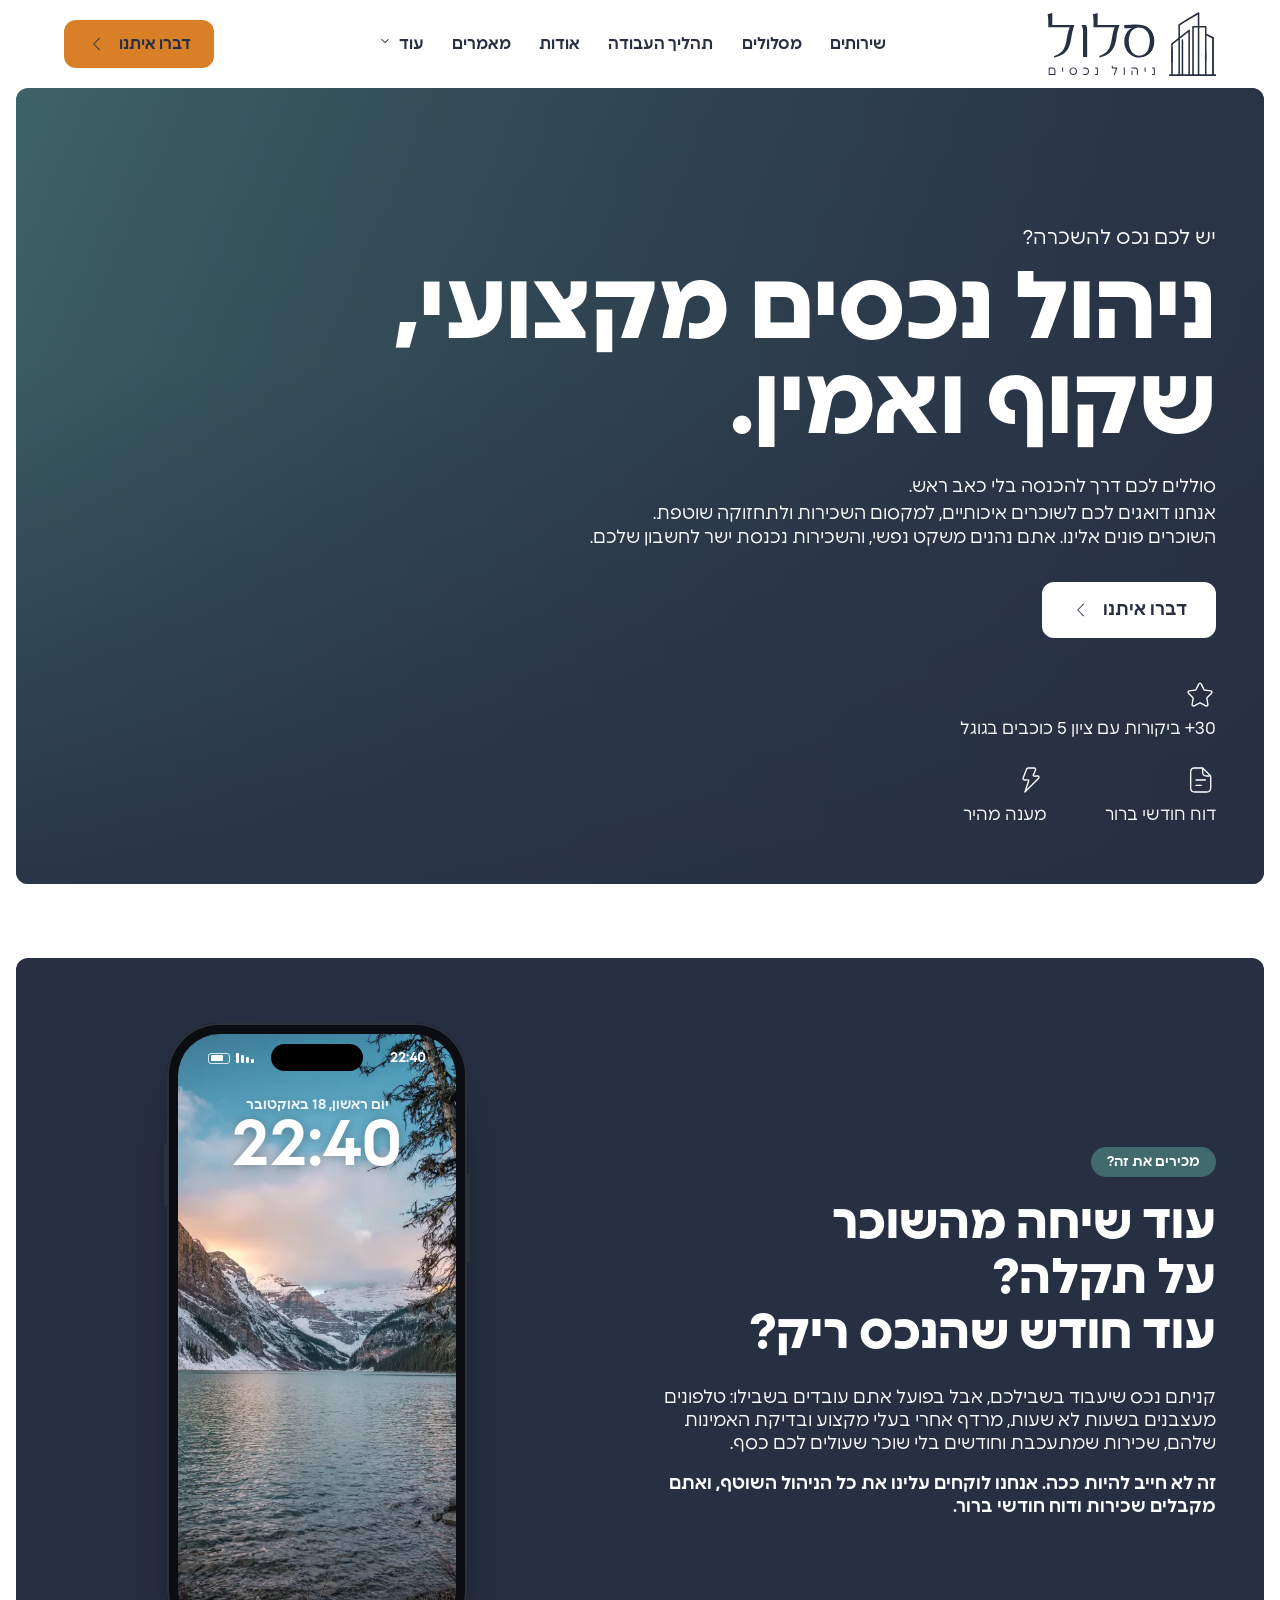
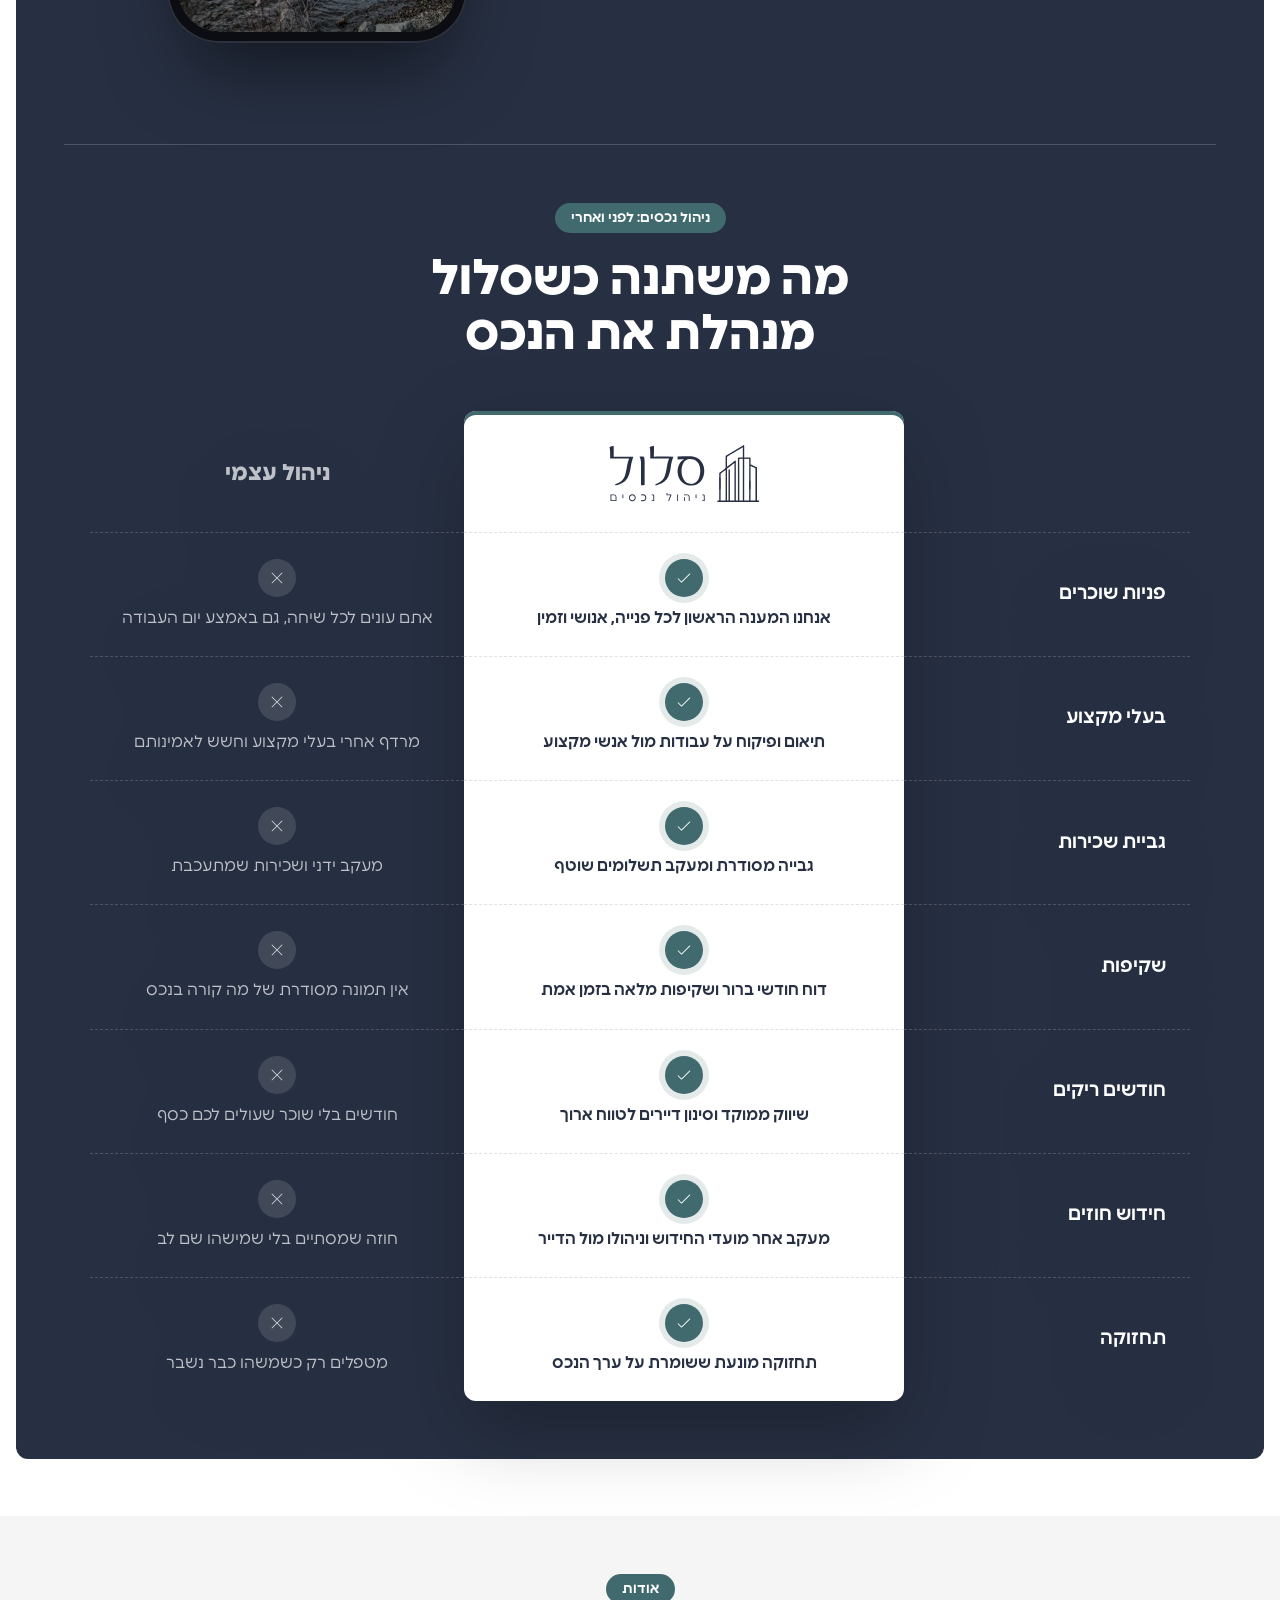
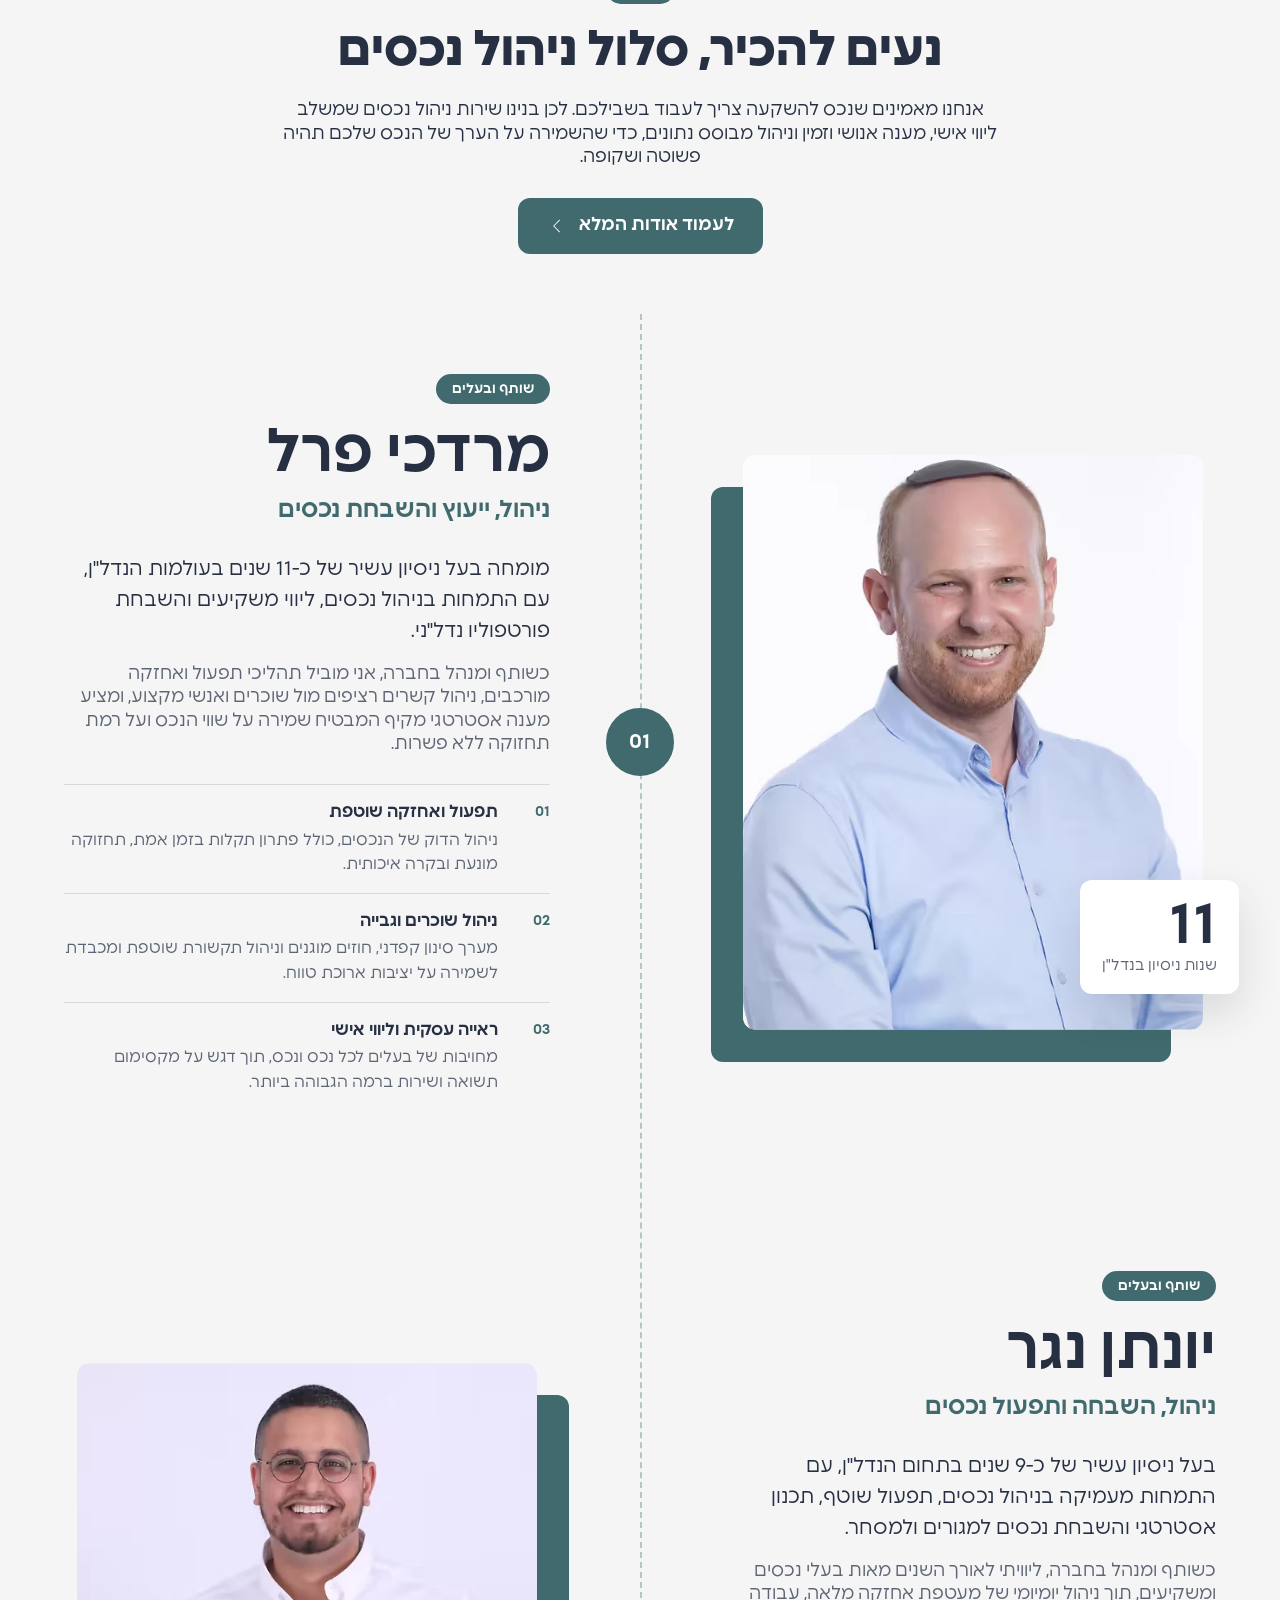
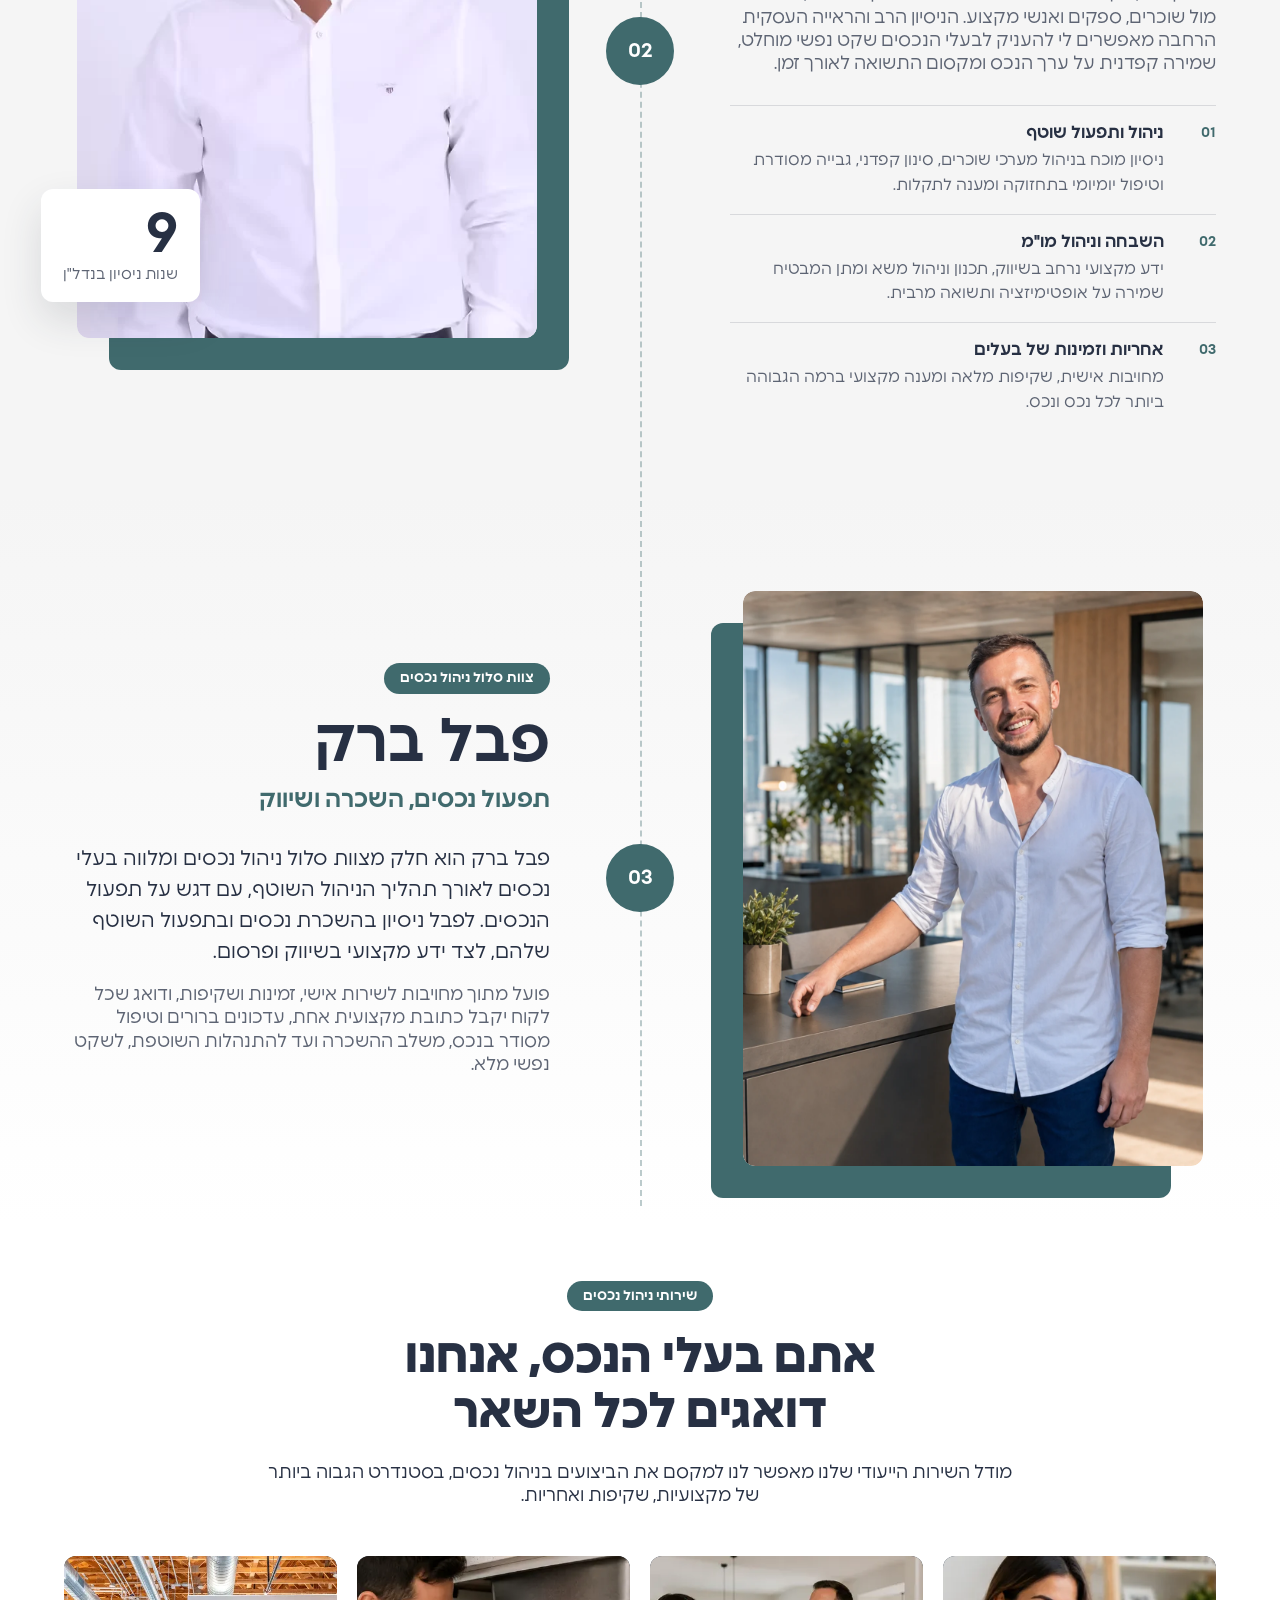
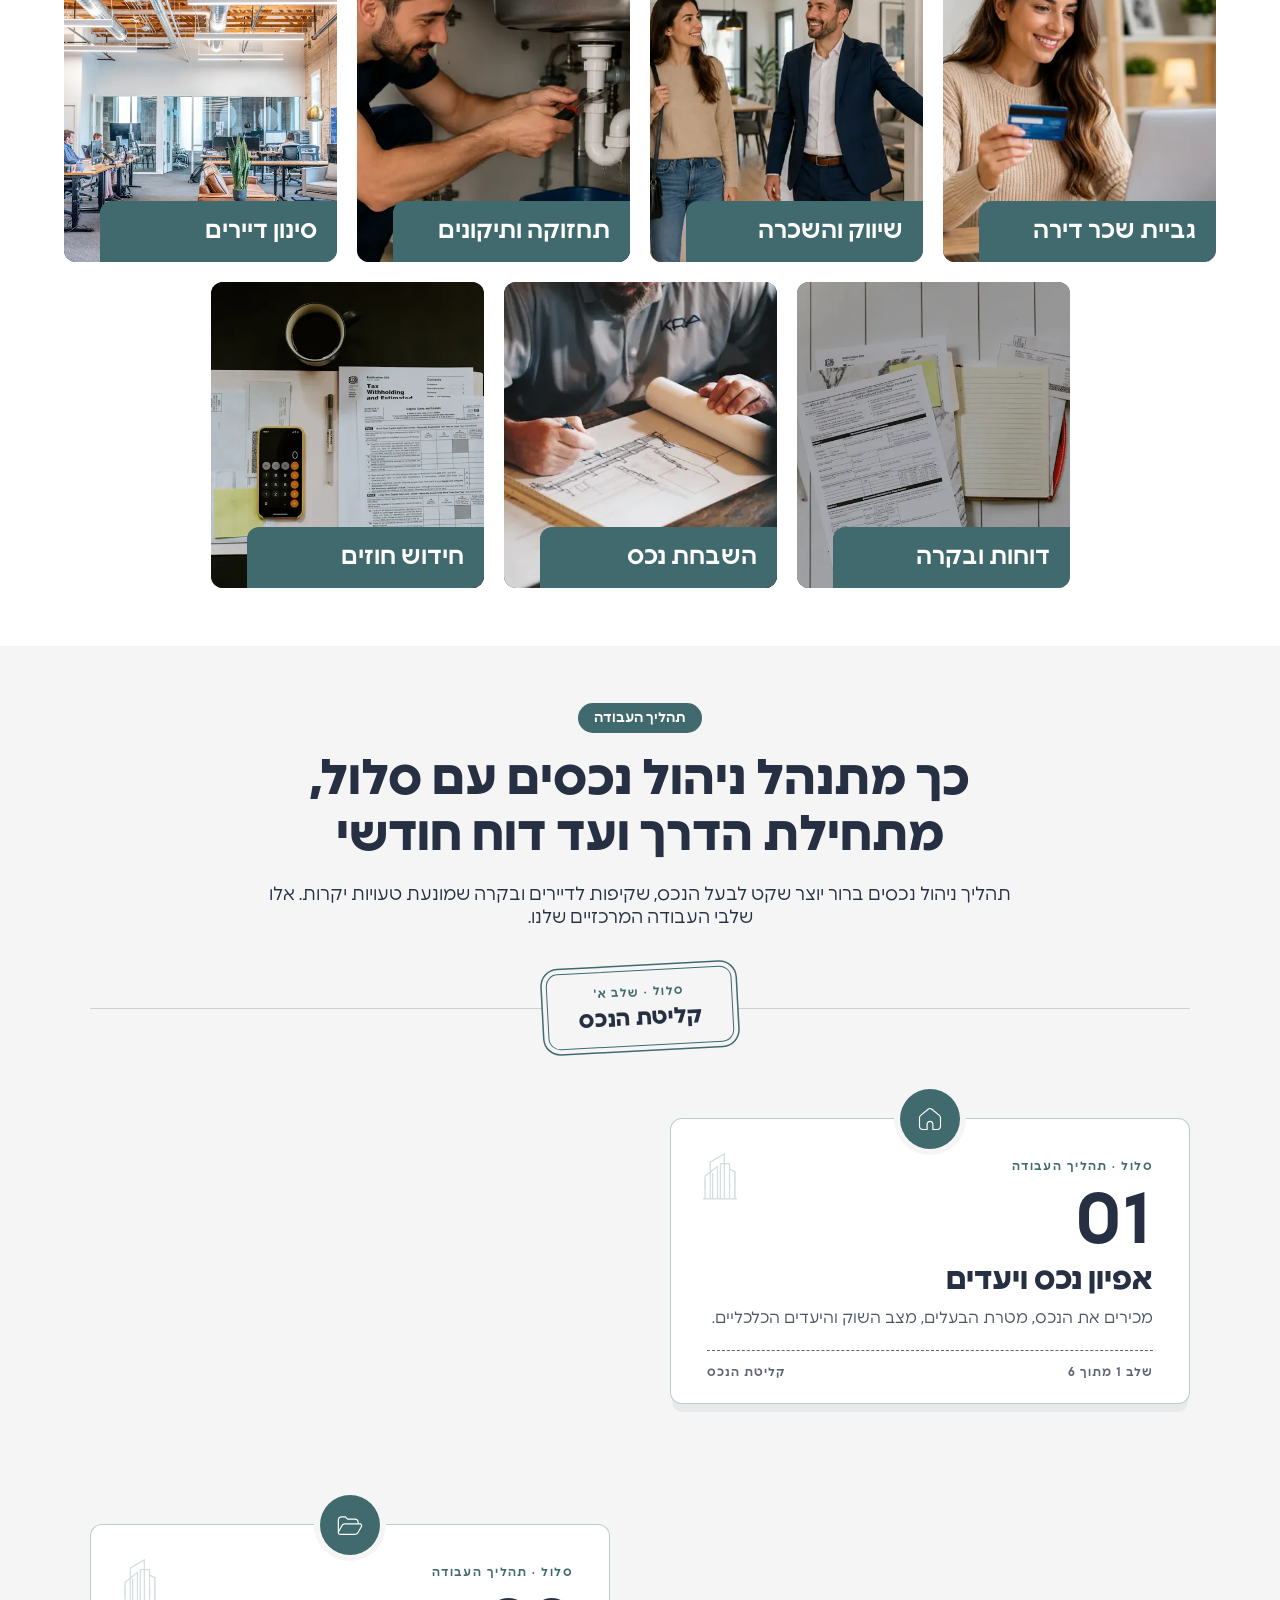
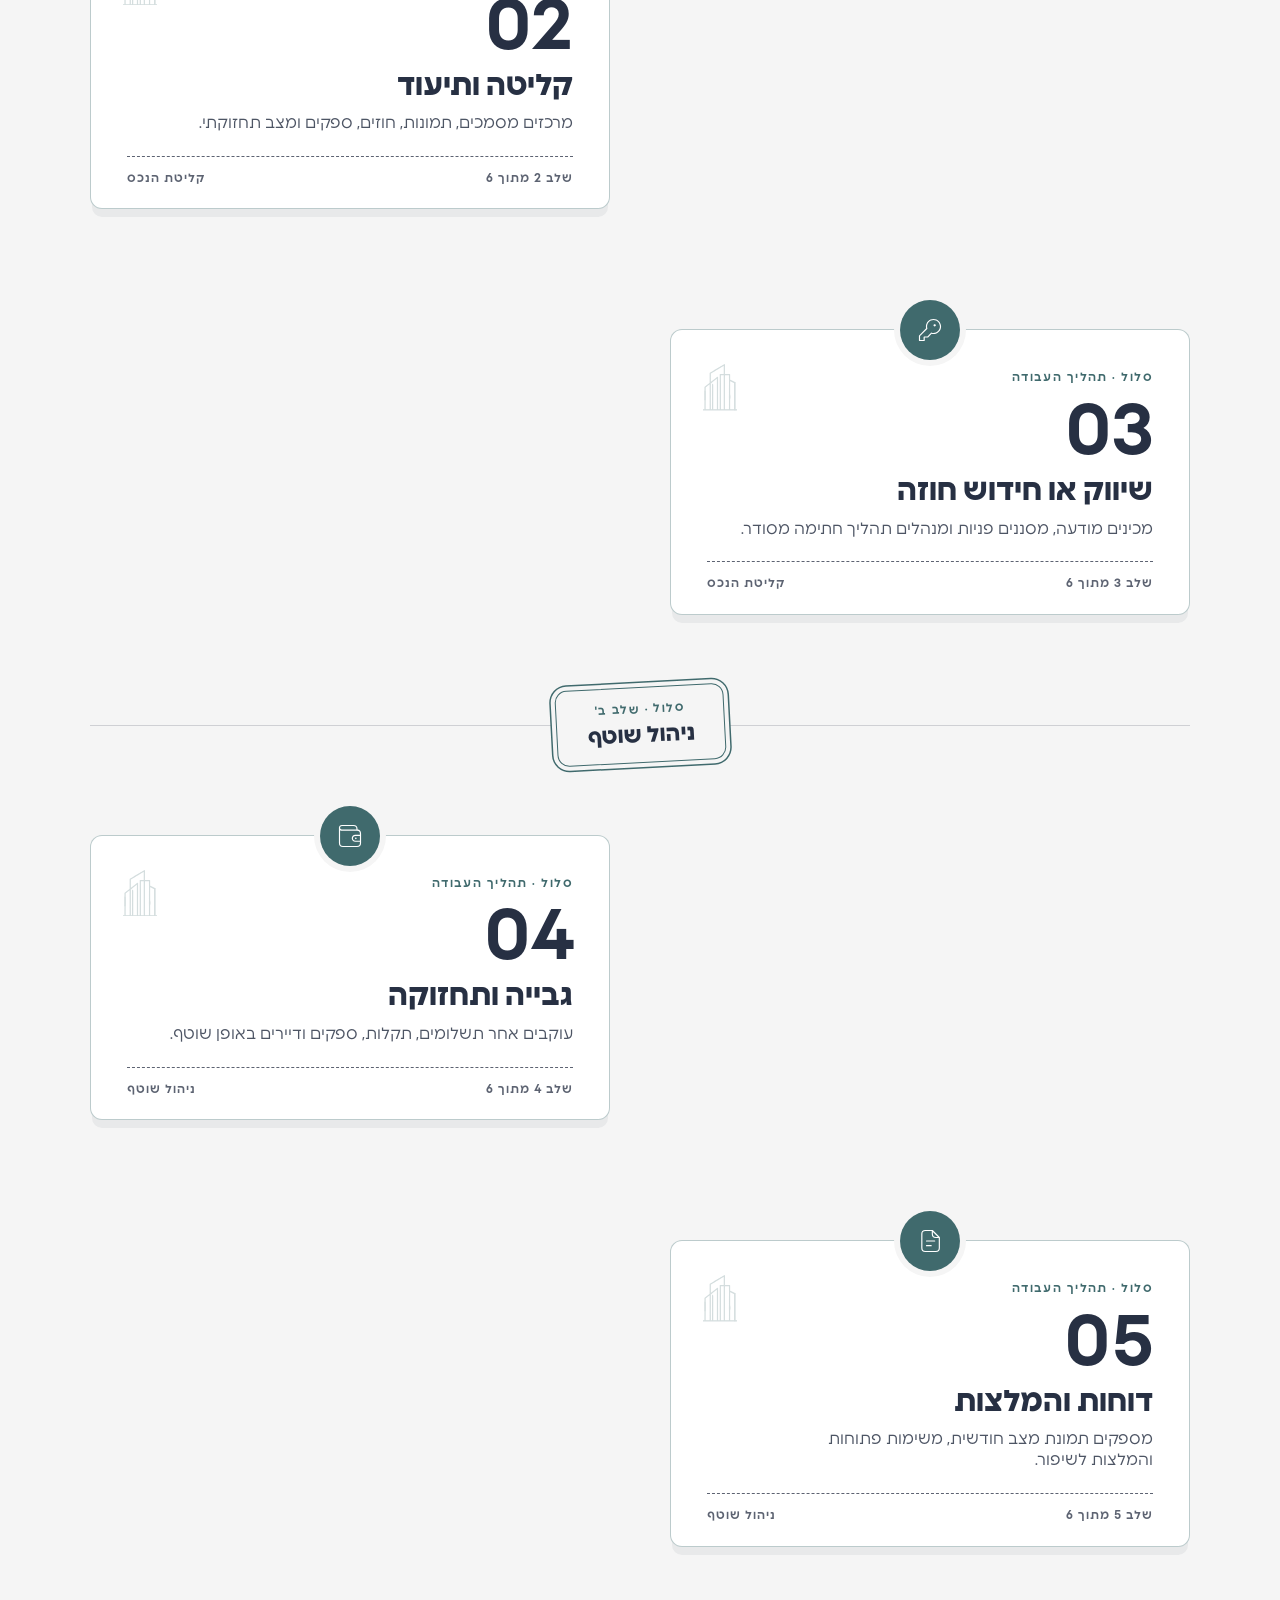
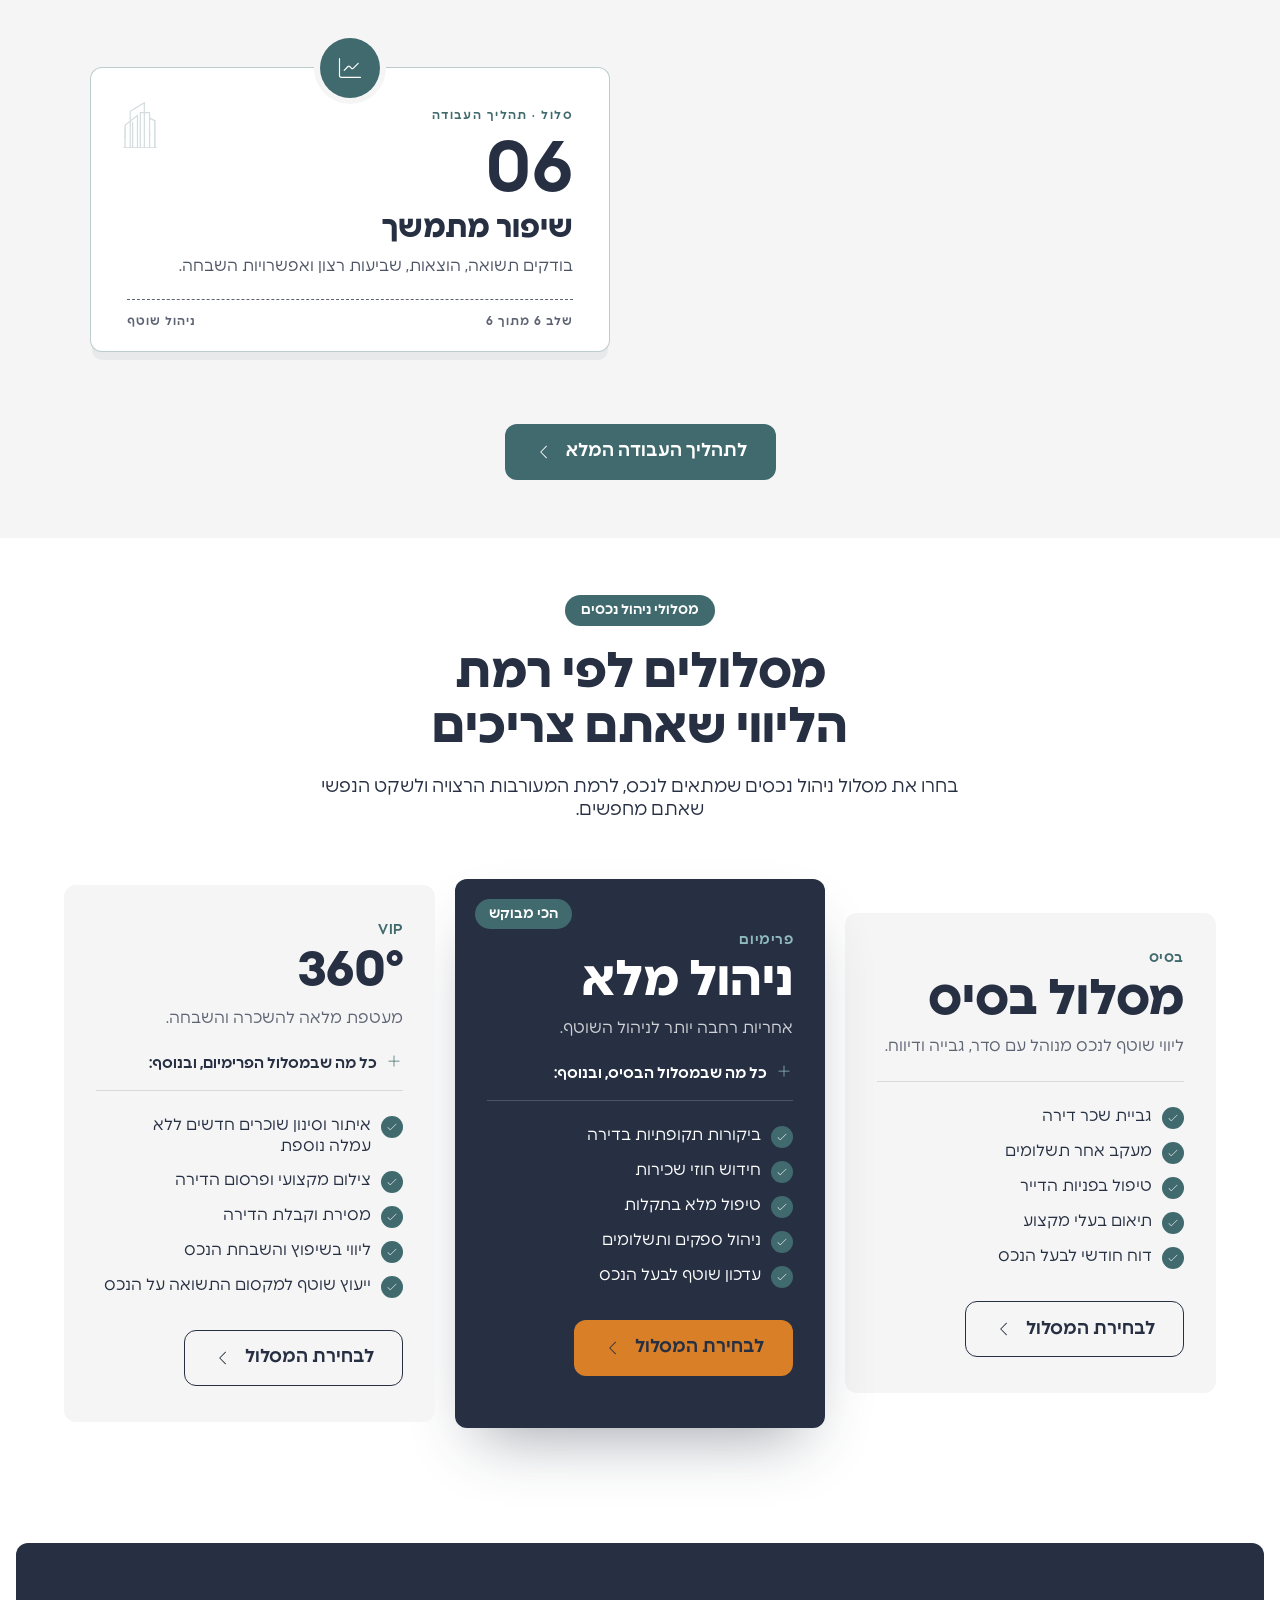
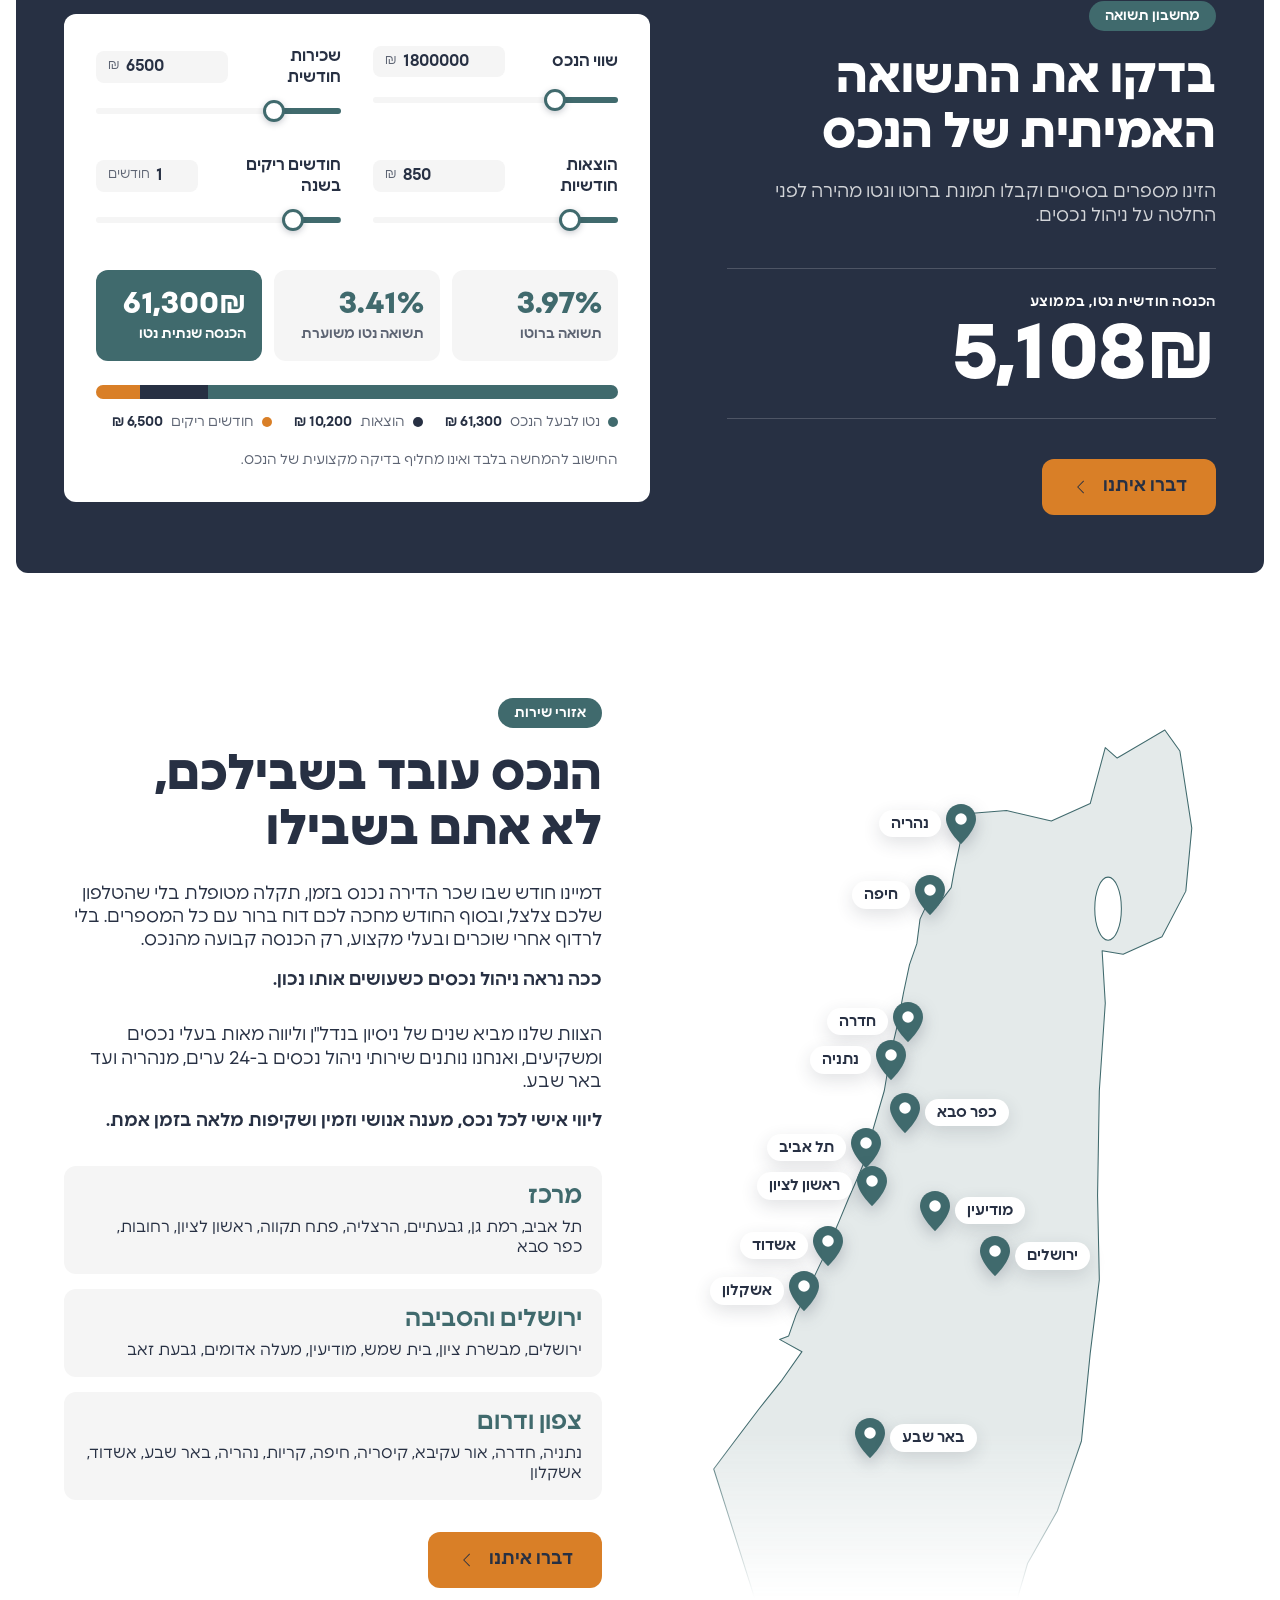
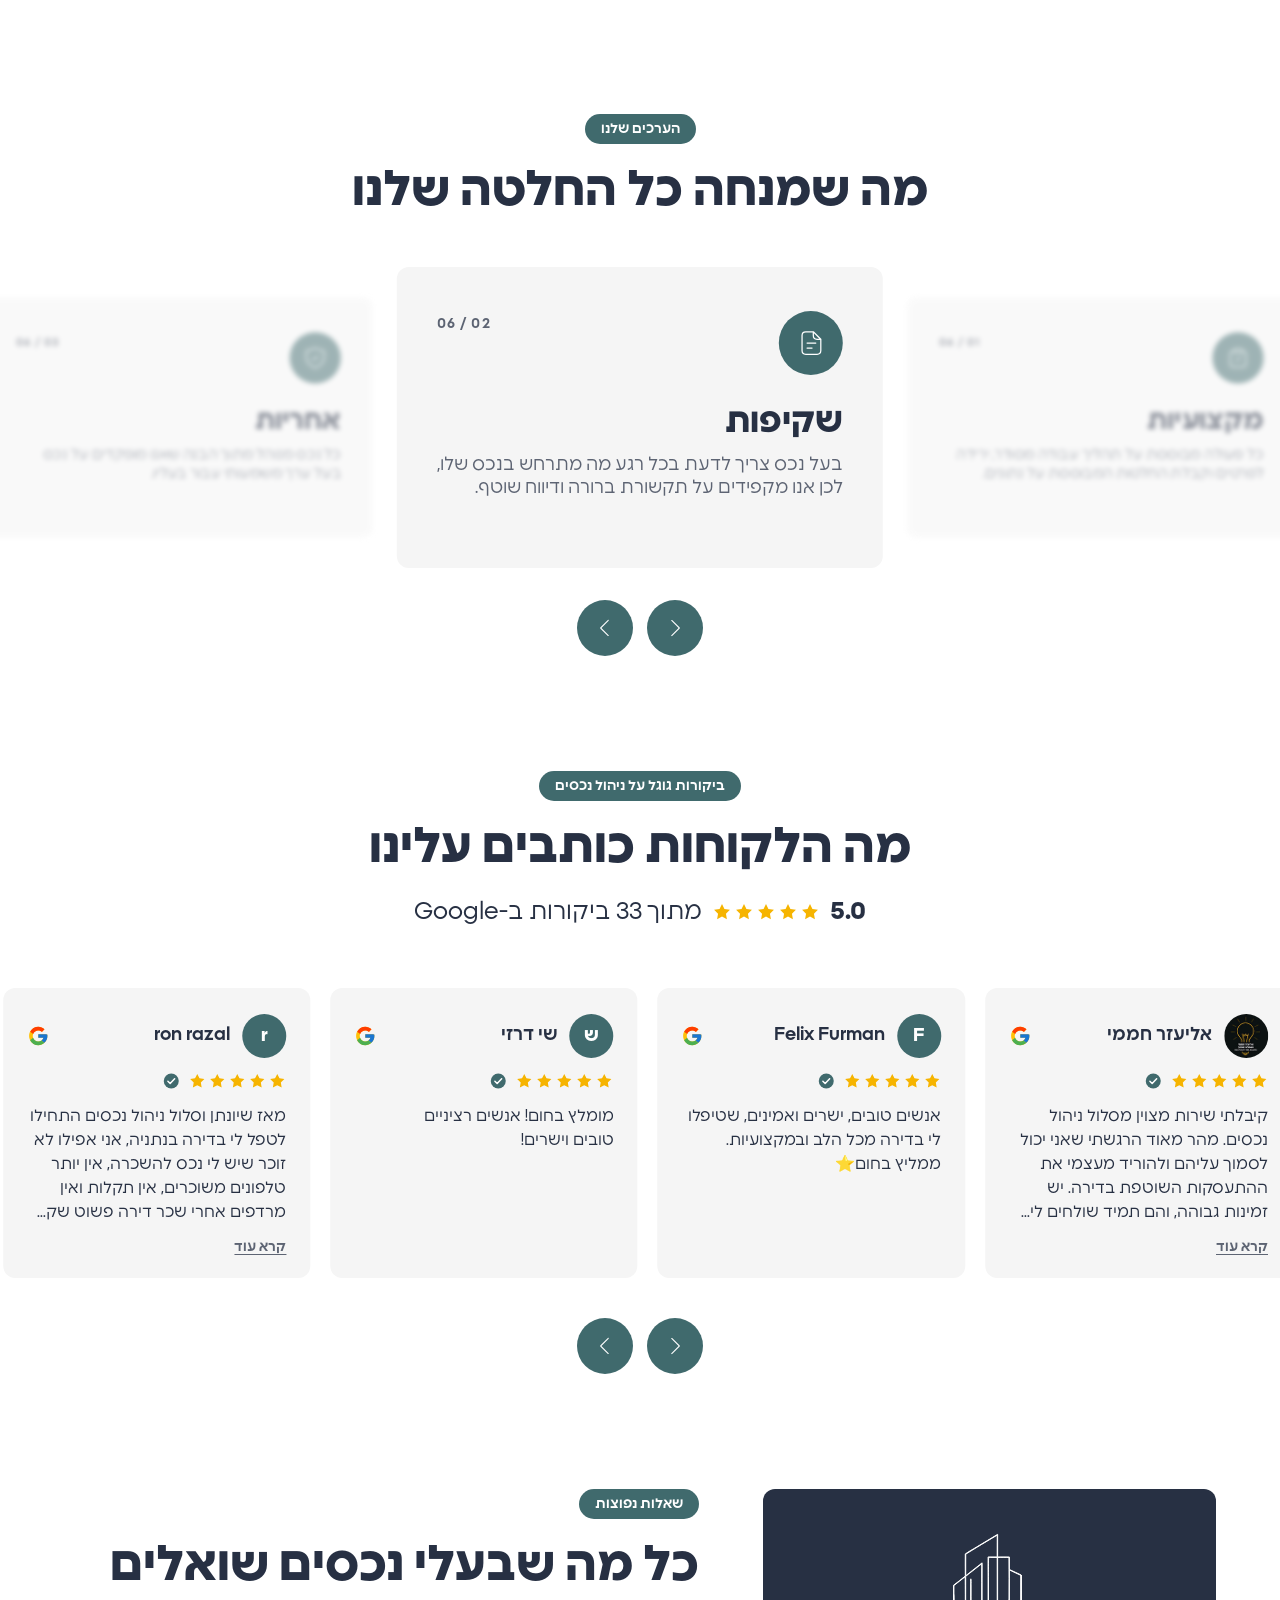
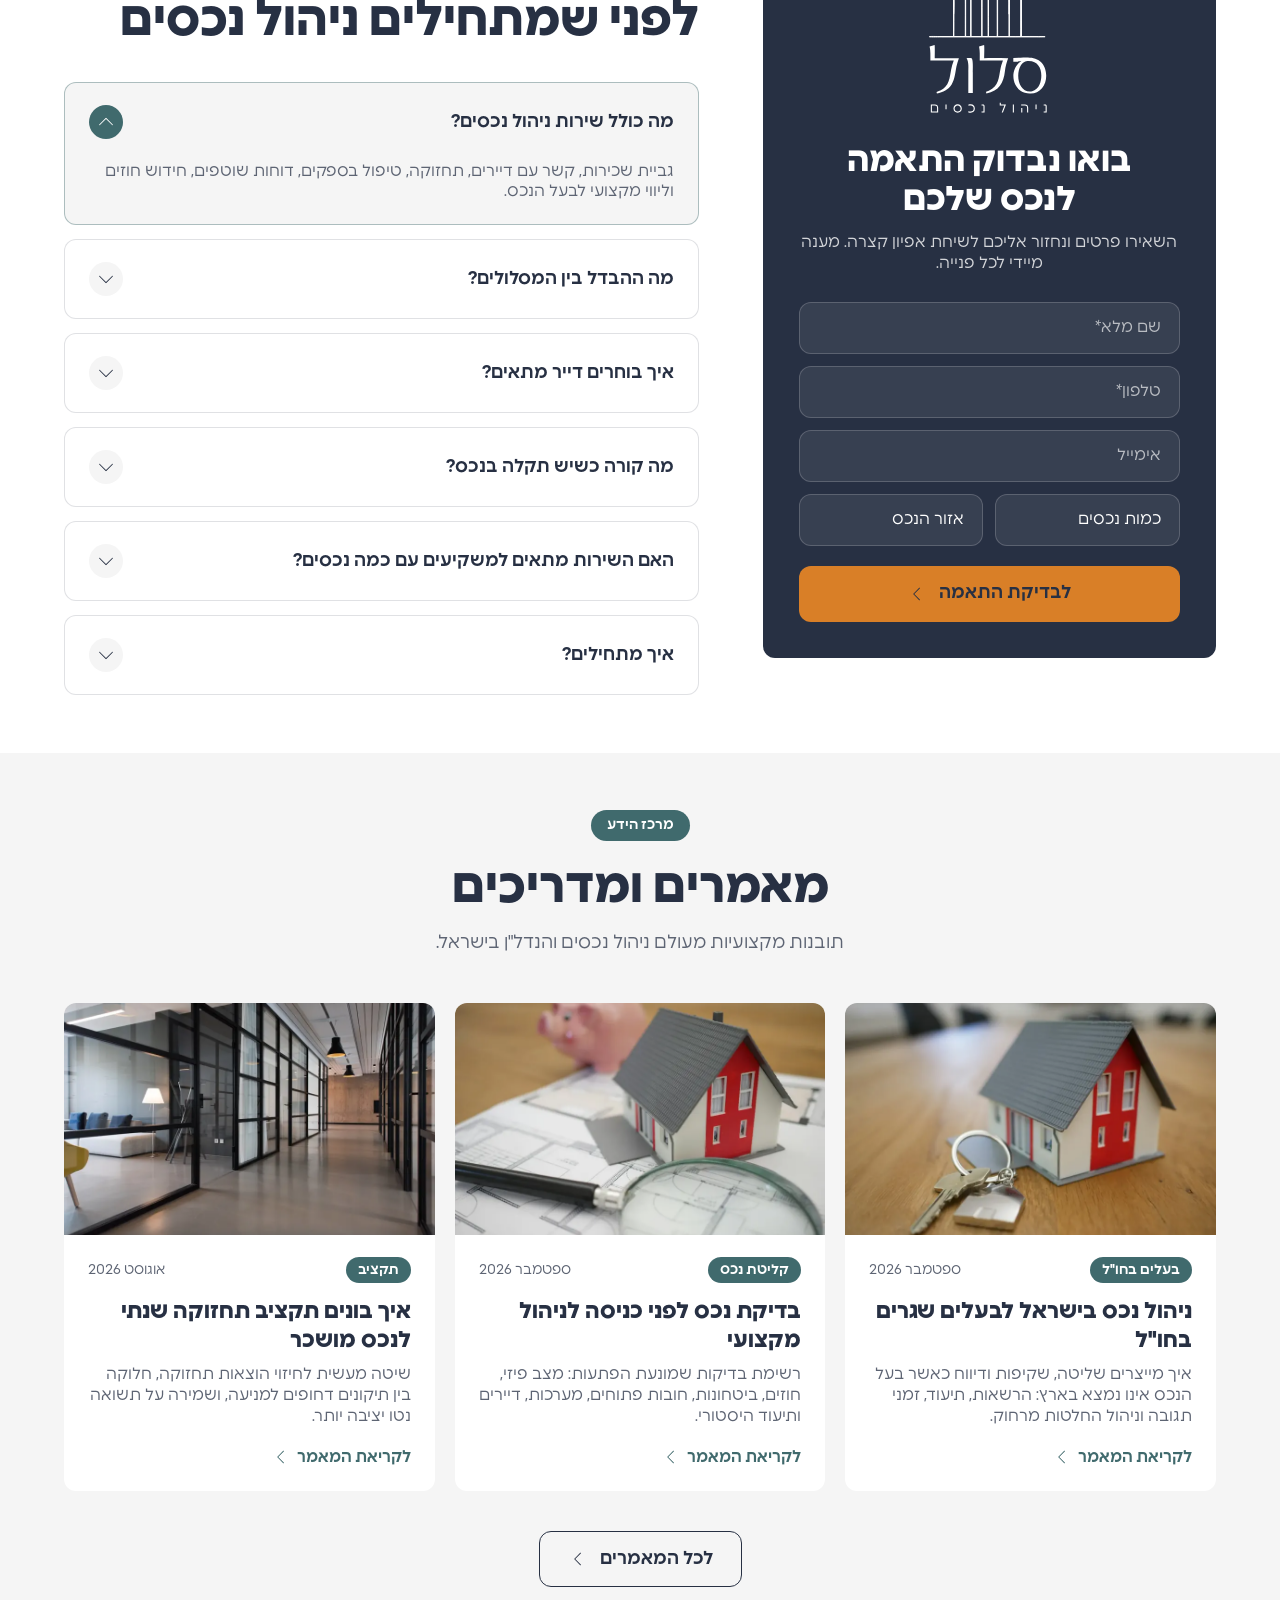
<file: index.html>
<!doctype html>
<html lang="he" dir="rtl">
<head>
  <meta charset="utf-8">
  <meta name="robots" content="noindex, nofollow, noarchive, nosnippet">
  <meta name="viewport" content="width=device-width, initial-scale=1">
  <title>ניהול נכסים מקצועי, שקוף ואמין | סלול ניהול נכסים</title>
  <meta name="description" content="ניהול נכסים מקצועי, שקוף ואמין: שוכרים איכותיים, מקסום השכירות ותחזוקה שוטפת. השוכרים מדברים איתנו, ואתם מקבלים שכירות ודוח חודשי ברור.">
  <link rel="icon" href="img/logo-mark.svg" type="image/svg+xml">
  <link rel="preload" as="image" href="img/hero-mobile.webp" media="(max-width: 767px)" fetchpriority="high">
  <link rel="preload" as="image" href="img/hero.webp" imagesrcset="img/hero-1200.webp 1200w, img/hero.webp 1672w" imagesizes="100vw" media="(min-width: 768px)" fetchpriority="high">
  <link rel="preload" href="fonts/Polin-Regular.woff2" as="font" type="font/woff2" crossorigin>
  <link rel="preload" href="fonts/Polin-Semibold.woff2" as="font" type="font/woff2" crossorigin>
  <link rel="stylesheet" href="css/tokens.css">
  <link rel="stylesheet" href="css/header.css">
  <link rel="stylesheet" href="css/hero.css">
  <link rel="stylesheet" href="css/pain.css">
  <link rel="stylesheet" href="css/compare.css">
  <link rel="stylesheet" href="css/services.css">
  <link rel="stylesheet" href="css/process.css">
  <link rel="stylesheet" href="css/plans.css">
  <link rel="stylesheet" href="css/calc.css">
  <link rel="stylesheet" href="css/areas.css">
  <link rel="stylesheet" href="css/about.css">
  <link rel="stylesheet" href="css/values.css">
  <link rel="stylesheet" href="css/reviews.css">
  <link rel="stylesheet" href="css/faq.css">
  <link rel="stylesheet" href="css/articles.css">
  <link rel="stylesheet" href="css/footer.css">
  <script src="js/hover-fill.js" defer></script>
  <script src="js/header.js" defer></script>
  <script src="js/hero.js" defer></script>
  <script src="js/pain.js" defer></script>
  <script src="js/services.js" defer></script>
  <script src="js/compare.js" defer></script>
  <script src="js/areas.js" defer></script>
  <script src="js/process.js" defer></script>
  <script src="js/calc.js" defer></script>
  <script src="js/team.js" defer></script>
  <script src="js/values.js" defer></script>
  <script src="js/reviews.js" defer></script>
  <script src="js/faq.js" defer></script>
  <script src="js/vendor/lenis.min.js" defer></script>
  <script src="js/smooth-scroll.js" defer></script>
</head>
<body>
  <header class="site-header" id="site-header">
    <div class="site-header__bar">
      <a class="site-header__logo" href="/" aria-label="סלול ניהול נכסים, לדף הבית"><img src="img/logo-horizontal.svg" alt="סלול ניהול נכסים" width="169" height="64"></a>

      <nav class="site-nav" id="site-nav" aria-label="תפריט ראשי">
        <ul class="site-nav__list">
          <li><a href="/services/">שירותים</a></li>
          <li><a href="/plans/">מסלולים</a></li>
          <li><a href="/process/">תהליך העבודה</a></li>
          <li><a href="/about/">אודות</a></li>
          <li><a href="/articles/">מאמרים</a></li>
          <li class="has-sub">
            <button type="button" class="site-nav__more" aria-expanded="false" aria-controls="site-sub">עוד<span aria-hidden="true"><svg xmlns="http://www.w3.org/2000/svg" viewBox="0 0 24 24" fill="currentColor" aria-hidden="true"><path fill-rule="nonzero" clip-rule="nonzero" d="M16.354 10.354L12.354 14.354C12.256 14.452 12.128 14.5 12 14.5C11.872 14.5 11.744 14.451 11.646 14.354L7.646 10.354C7.451 10.159 7.451 9.842 7.646 9.647C7.841 9.452 8.158 9.452 8.353 9.647L11.999 13.293L15.645 9.647C15.84 9.452 16.157 9.452 16.352 9.647C16.547 9.842 16.549 10.158 16.354 10.354Z"/></svg></span></button>
            <div class="site-nav__drop"><ul class="site-nav__sub" id="site-sub">
              <li><a href="/areas/">אזורי שירות</a></li>
              <li><a href="/rental-yield-calculator/">מחשבון תשואה</a></li>
              <li><a href="/faq/">שאלות נפוצות</a></li>
            </ul></div>
          </li>
        </ul>
        <a class="btn btn--primary site-nav__cta" href="tel:+972504545900"><span class="btn__label">דברו איתנו</span><span class="btn__arrow" aria-hidden="true"><svg xmlns="http://www.w3.org/2000/svg" viewBox="0 0 24 24" fill="currentColor" aria-hidden="true"><path fill-rule="nonzero" clip-rule="nonzero" d="M15.354 18.646C15.549 18.841 15.549 19.158 15.354 19.353C15.256 19.451 15.128 19.499 15 19.499C14.872 19.499 14.744 19.45 14.646 19.353L7.646 12.353C7.451 12.158 7.451 11.841 7.646 11.646L14.646 4.646C14.841 4.451 15.158 4.451 15.353 4.646C15.548 4.841 15.548 5.158 15.353 5.353L8.707 11.999L15.354 18.646Z"/></svg></span></a>
      </nav>

      <a class="btn btn--primary site-header__cta btn--sm" href="tel:+972504545900"><span class="btn__label">דברו איתנו</span><span class="btn__arrow" aria-hidden="true"><svg xmlns="http://www.w3.org/2000/svg" viewBox="0 0 24 24" fill="currentColor" aria-hidden="true"><path fill-rule="nonzero" clip-rule="nonzero" d="M15.354 18.646C15.549 18.841 15.549 19.158 15.354 19.353C15.256 19.451 15.128 19.499 15 19.499C14.872 19.499 14.744 19.45 14.646 19.353L7.646 12.353C7.451 12.158 7.451 11.841 7.646 11.646L14.646 4.646C14.841 4.451 15.158 4.451 15.353 4.646C15.548 4.841 15.548 5.158 15.353 5.353L8.707 11.999L15.354 18.646Z"/></svg></span></a>
      <button type="button" class="site-header__burger" aria-label="פתיחת התפריט" aria-expanded="false" aria-controls="site-nav"><span class="i-menu" aria-hidden="true"><svg xmlns="http://www.w3.org/2000/svg" viewBox="0 0 24 24" fill="currentColor" aria-hidden="true"><path fill-rule="nonzero" clip-rule="nonzero" d="M2.5 6C2.5 5.724 2.724 5.5 3 5.5L21 5.5C21.276 5.5 21.5 5.724 21.5 6C21.5 6.276 21.276 6.5 21 6.5L3 6.5C2.724 6.5 2.5 6.276 2.5 6ZM21 11.5L3 11.5C2.724 11.5 2.5 11.724 2.5 12C2.5 12.276 2.724 12.5 3 12.5L21 12.5C21.276 12.5 21.5 12.276 21.5 12C21.5 11.724 21.276 11.5 21 11.5ZM21 17.5L3 17.5C2.724 17.5 2.5 17.724 2.5 18C2.5 18.276 2.724 18.5 3 18.5L21 18.5C21.276 18.5 21.5 18.276 21.5 18C21.5 17.724 21.276 17.5 21 17.5Z"/></svg></span><span class="i-close" aria-hidden="true"><svg xmlns="http://www.w3.org/2000/svg" viewBox="0 0 24 24" fill="currentColor" aria-hidden="true"><path fill-rule="nonzero" clip-rule="nonzero" d="M18.354 17.646C18.549 17.841 18.549 18.158 18.354 18.353C18.256 18.451 18.128 18.499 18 18.499C17.872 18.499 17.744 18.45 17.646 18.353L12 12.707L6.354 18.353C6.256 18.451 6.128 18.499 6 18.499C5.872 18.499 5.744 18.45 5.646 18.353C5.451 18.158 5.451 17.841 5.646 17.646L11.292 12L5.646 6.354C5.451 6.159 5.451 5.842 5.646 5.647C5.841 5.452 6.158 5.452 6.353 5.647L11.999 11.293L17.645 5.647C17.84 5.452 18.157 5.452 18.352 5.647C18.547 5.842 18.547 6.159 18.352 6.354L12.707 12L18.354 17.646Z"/></svg></span></button>
    </div>
  </header>
  <main>
    <section class="hero on-dark" aria-labelledby="hero-title">
      <div class="hero__frame">
        <!-- תמונה לרוחב במחשב, ותמונה לגובה במובייל (שתיהן מ-ChatGPT, 25.10.2026) -->
        <picture>
          <source media="(max-width: 767px)" srcset="img/hero-mobile.webp" width="941" height="1672">
          <img class="hero__media" src="img/hero.webp" srcset="img/hero-1200.webp 1200w, img/hero.webp 1672w" sizes="100vw" width="1672" height="941" alt="" fetchpriority="high" decoding="async">
        </picture>
        <div class="hero__shade" aria-hidden="true"></div>

        <div class="hero__content">
          <p class="hero__kicker">יש לכם נכס להשכרה?</p>
          <h1 class="hero__title" id="hero-title"><span class="hero__title-bold">ניהול נכסים מקצועי,</span> <span class="hero__title-bold">שקוף ואמין.</span></h1>
          <p class="hero__lead"><strong>סוללים לכם דרך להכנסה בלי כאב ראש.</strong> אנחנו דואגים לכם לשוכרים איכותיים, למקסום השכירות ולתחזוקה שוטפת. השוכרים פונים אלינו. אתם נהנים משקט נפשי, והשכירות נכנסת ישר לחשבון שלכם.</p>
          <a class="btn btn--white " href="tel:+972504545900"><span class="btn__label">דברו איתנו</span><span class="btn__arrow" aria-hidden="true"><svg xmlns="http://www.w3.org/2000/svg" viewBox="0 0 24 24" fill="currentColor" aria-hidden="true"><path fill-rule="nonzero" clip-rule="nonzero" d="M15.354 18.646C15.549 18.841 15.549 19.158 15.354 19.353C15.256 19.451 15.128 19.499 15 19.499C14.872 19.499 14.744 19.45 14.646 19.353L7.646 12.353C7.451 12.158 7.451 11.841 7.646 11.646L14.646 4.646C14.841 4.451 15.158 4.451 15.353 4.646C15.548 4.841 15.548 5.158 15.353 5.353L8.707 11.999L15.354 18.646Z"/></svg></span></a>
          <ul class="hero__stats">
          <li><span class="hero__stat-num"><svg xmlns="http://www.w3.org/2000/svg" viewBox="0 0 24 24" fill="currentColor" aria-hidden="true"><path fill-rule="nonzero" clip-rule="nonzero" d="M21.044 11.772C21.456 11.371 21.603 10.782 21.426 10.235C21.248 9.687 20.783 9.295 20.212 9.213L15.73 8.565C15.567 8.541 15.425 8.44 15.353 8.292L13.411 4.375C13.143 3.836 12.603 3.501 12.001 3.501C11.399 3.501 10.858 3.836 10.591 4.375L8.649 8.293C8.577 8.44 8.435 8.542 8.272 8.566L3.79 9.214C3.219 9.297 2.754 9.688 2.576 10.236C2.399 10.783 2.546 11.372 2.958 11.773L6.199 14.918C6.317 15.033 6.371 15.198 6.343 15.36L5.602 19.661C5.5 20.253 5.74 20.841 6.226 21.196C6.713 21.551 7.349 21.599 7.883 21.318L11.768 19.285C11.914 19.208 12.09 19.209 12.237 19.285L16.125 21.32C16.356 21.441 16.606 21.501 16.855 21.501C17.181 21.501 17.504 21.399 17.78 21.198C18.266 20.844 18.505 20.257 18.403 19.665L17.662 15.362C17.634 15.199 17.687 15.034 17.807 14.919L21.044 11.772ZM16.673 15.529L17.414 19.833C17.452 20.05 17.367 20.258 17.188 20.388C17.007 20.52 16.781 20.535 16.584 20.433L12.696 18.398C12.478 18.284 12.238 18.227 11.999 18.227C11.76 18.227 11.52 18.284 11.302 18.398L7.417 20.431C7.218 20.535 6.991 20.518 6.812 20.386C6.632 20.255 6.547 20.047 6.585 19.829L7.326 15.528C7.409 15.039 7.247 14.542 6.892 14.199L3.651 11.054C3.512 10.919 3.464 10.728 3.524 10.543C3.585 10.358 3.736 10.23 3.929 10.202L8.411 9.554C8.9 9.483 9.323 9.177 9.542 8.735L11.484 4.818C11.681 4.42 12.314 4.42 12.511 4.818L14.453 8.734C14.672 9.176 15.095 9.483 15.584 9.554L20.066 10.202C20.259 10.23 20.411 10.358 20.471 10.543C20.531 10.728 20.483 10.918 20.343 11.054L17.104 14.199C16.752 14.543 16.59 15.04 16.673 15.529Z"/></svg></span><span class="hero__stat-label">30+ ביקורות עם ציון 5 כוכבים בגוגל</span></li>
          <li><span class="hero__stat-num"><svg xmlns="http://www.w3.org/2000/svg" viewBox="0 0 24 24" fill="currentColor" aria-hidden="true"><path fill-rule="nonzero" clip-rule="nonzero" d="M20.354 8.646L14.354 2.646C14.26 2.552 14.133 2.5 14 2.5L8 2.5C5.71 2.5 4.5 3.71 4.5 6L4.5 18C4.5 20.29 5.71 21.5 8 21.5L17 21.5C19.29 21.5 20.5 20.29 20.5 18L20.5 9C20.5 8.867 20.447 8.74 20.354 8.646ZM14.5 4.207L18.793 8.5L17 8.5C15.271 8.5 14.5 7.729 14.5 6L14.5 4.207ZM17 20.5L8 20.5C6.271 20.5 5.5 19.729 5.5 18L5.5 6C5.5 4.271 6.271 3.5 8 3.5L13.5 3.5L13.5 6C13.5 8.29 14.71 9.5 17 9.5L19.5 9.5L19.5 18C19.5 19.729 18.729 20.5 17 20.5ZM16.5 12C16.5 12.276 16.276 12.5 16 12.5L9 12.5C8.724 12.5 8.5 12.276 8.5 12C8.5 11.724 8.724 11.5 9 11.5L16 11.5C16.276 11.5 16.5 11.724 16.5 12ZM13.5 16C13.5 16.276 13.276 16.5 13 16.5L9 16.5C8.724 16.5 8.5 16.276 8.5 16C8.5 15.724 8.724 15.5 9 15.5L13 15.5C13.276 15.5 13.5 15.724 13.5 16Z"/></svg></span><span class="hero__stat-label">דוח חודשי ברור</span></li>
          <li><span class="hero__stat-num"><svg xmlns="http://www.w3.org/2000/svg" viewBox="0 0 24 24" fill="currentColor" aria-hidden="true"><path fill-rule="nonzero" clip-rule="nonzero" d="M18.384 9.426C18.147 8.855 17.616 8.5 16.998 8.5L14.141 8.57L15.857 4.594C16.058 4.129 16.011 3.598 15.733 3.176C15.455 2.753 14.986 2.5 14.48 2.5L10 2.5C9.162 2.5 8.467 3.024 8.195 3.843L5.578 10.525C5.423 10.988 5.498 11.48 5.784 11.876C6.07 12.272 6.513 12.5 7.002 12.5L9.826 12.434L6.941 20.838C6.866 21.058 6.952 21.301 7.149 21.424C7.231 21.475 7.322 21.5 7.414 21.5C7.543 21.5 7.671 21.45 7.768 21.354L18.06 11.061C18.496 10.624 18.62 9.997 18.384 9.426ZM17.352 10.354L8.589 19.119L10.772 12.759C10.871 12.469 10.824 12.147 10.646 11.898C10.468 11.649 10.179 11.501 9.873 11.501L7.002 11.501C6.839 11.501 6.69 11.425 6.595 11.293C6.5 11.161 6.475 10.997 6.518 10.867L9.135 4.184C9.28 3.749 9.595 3.5 10.001 3.5L14.48 3.5C14.651 3.5 14.803 3.582 14.897 3.725C14.991 3.868 15.006 4.041 14.939 4.198L13.223 8.174C13.097 8.469 13.126 8.805 13.302 9.072C13.478 9.339 13.775 9.5 14.095 9.5L16.998 9.5C17.308 9.5 17.43 9.736 17.46 9.809C17.49 9.881 17.571 10.134 17.352 10.354Z"/></svg></span><span class="hero__stat-label">מענה מהיר</span></li>
          </ul>
        </div>
      </div>
    </section>
    <section class="pain" aria-labelledby="pain-title">
      <div class="pain__inner">
        <div class="pain__text">
          <p class="kicker">מכירים את זה?</p>
          <h2 class="pain__title" id="pain-title"><span>עוד שיחה מהשוכר על תקלה?</span> <span>עוד חודש שהנכס ריק?</span></h2>
          <p>קניתם נכס שיעבוד בשבילכם, אבל בפועל אתם עובדים בשבילו: טלפונים מעצבנים בשעות לא שעות, מרדף אחרי בעלי מקצוע ובדיקת האמינות שלהם, שכירות שמתעכבת וחודשים בלי שוכר שעולים לכם כסף.</p>
          <p class="text-strong">זה לא חייב להיות ככה. אנחנו לוקחים עלינו את כל הניהול השוטף, ואתם מקבלים שכירות ודוח חודשי ברור.</p>
        </div>

        <div class="pain__visual" aria-hidden="true">
          <div class="phone">
            <div class="phone__screen">
              <img class="phone__wall" src="img/phone-wallpaper.webp" alt="" width="600" height="900" loading="lazy">
              <div class="phone__status"><span>22:40</span><span class="phone__sys"><i class="phone__bars"><b></b><b></b><b></b><b></b></i><i class="phone__batt"></i></span></div>
              <div class="phone__island"></div>

              <div class="phone__lock">
                <p class="phone__date">יום ראשון, 18 באוקטובר</p>
                <p class="phone__clock">22:40</p>
                <ul class="phone__notes">
                  <li class="note" data-step="6"><div><span class="note__app note__app--rent"><svg xmlns="http://www.w3.org/2000/svg" viewBox="0 0 24 24" fill="currentColor" aria-hidden="true"><path fill-rule="nonzero" clip-rule="nonzero" d="M18.5 6.521L18.5 6C18.5 3.71 17.29 2.5 15 2.5L5 2.5C3.621 2.5 2.5 3.622 2.5 5L2.5 18C2.5 20.29 3.71 21.5 6 21.5L18 21.5C20.29 21.5 21.5 20.29 21.5 18L21.5 10C21.5 7.883 20.466 6.689 18.5 6.521ZM20.5 16L16.5 16C15.397 16 14.5 15.103 14.5 14C14.5 12.897 15.397 12 16.5 12L20.5 12L20.5 16ZM5 3.5L15 3.5C16.729 3.5 17.5 4.271 17.5 6L17.5 6.5L5 6.5C4.173 6.5 3.5 5.827 3.5 5C3.5 4.173 4.173 3.5 5 3.5ZM18 20.5L6 20.5C4.271 20.5 3.5 19.729 3.5 18L3.5 6.999C3.918 7.313 4.438 7.5 5 7.5L18 7.5C19.729 7.5 20.5 8.271 20.5 10L20.5 11L16.5 11C14.846 11 13.5 12.346 13.5 14C13.5 15.654 14.846 17 16.5 17L20.5 17L20.5 18C20.5 19.729 19.729 20.5 18 20.5ZM16.989 13.25L17.004 13.25C17.417 13.25 17.75 13.585 17.75 14C17.75 14.415 17.416 14.75 17.004 14.75C16.593 14.75 16.25 14.415 16.25 14C16.25 13.585 16.577 13.25 16.989 13.25Z"/></svg></span><span class="note__body"><span class="note__meta"><span>תשלומים</span><span>עכשיו</span></span><strong>דמי השכירות טרם התקבלו</strong><span>עברו 6 ימים ממועד התשלום</span></span></div></li>
                  <li class="note" data-step="5"><div><span class="note__app note__app--msg"><svg xmlns="http://www.w3.org/2000/svg" viewBox="0 0 24 24" fill="currentColor" aria-hidden="true"><path fill-rule="nonzero" clip-rule="nonzero" d="M12 3.5C6.406 3.5 2.5 6.996 2.5 12.001C2.5 14.065 3.16 15.913 4.413 17.361C4.276 17.967 3.897 18.923 2.847 19.771C2.535 20.035 2.423 20.457 2.56 20.844C2.697 21.228 3.045 21.483 3.443 21.492C3.578 21.497 3.716 21.499 3.859 21.499C5.358 21.499 7.231 21.207 8.546 19.992C9.629 20.33 10.789 20.502 12.001 20.502C17.595 20.502 21.501 17.006 21.501 12.001C21.501 6.996 17.594 3.5 12 3.5ZM12 19.503C10.788 19.503 9.635 19.317 8.573 18.95C8.385 18.885 8.18 18.937 8.045 19.081C6.871 20.334 4.928 20.542 3.503 20.542C3.497 20.542 3.49 20.542 3.484 20.542C4.554 19.677 5.251 18.522 5.444 17.29C5.467 17.139 5.421 16.986 5.317 16.873C4.129 15.586 3.5 13.901 3.5 12.001C3.5 7.584 6.995 4.5 12 4.5C17.005 4.5 20.5 7.584 20.5 12.001C20.5 16.418 17.005 19.503 12 19.503ZM12.75 12C12.75 12.415 12.416 12.75 12.004 12.75C11.593 12.75 11.25 12.415 11.25 12C11.25 11.585 11.577 11.25 11.989 11.25L12.004 11.25C12.416 11.25 12.75 11.585 12.75 12ZM16.75 12C16.75 12.415 16.416 12.75 16.004 12.75C15.593 12.75 15.25 12.415 15.25 12C15.25 11.585 15.577 11.25 15.989 11.25L16.004 11.25C16.416 11.25 16.75 11.585 16.75 12ZM8.75 12C8.75 12.415 8.416 12.75 8.004 12.75C7.593 12.75 7.25 12.415 7.25 12C7.25 11.585 7.577 11.25 7.989 11.25L8.004 11.25C8.416 11.25 8.75 11.585 8.75 12Z"/></svg></span><span class="note__body"><span class="note__meta"><span>הודעות</span><span>22:38</span></span><strong>אורלי השוכרת</strong><span>נו, אז מה קורה עם החימום? הוא עדיין לא עובד וקר פה<br>אמרת שיבואו לתקן את זה, מתי זה קורה??</span></span></div></li>
                  <li class="note" data-step="4"><div><span class="note__app note__app--call"><svg xmlns="http://www.w3.org/2000/svg" viewBox="0 0 24 24" fill="currentColor" aria-hidden="true"><path fill-rule="nonzero" clip-rule="nonzero" d="M22.368 15.754C22.066 14.405 21.271 13.278 20.187 12.662C15.162 9.804 9.141 9.758 4.076 12.54C2.858 13.209 1.972 14.368 1.641 15.719C1.313 17.067 1.567 18.501 2.346 19.664C2.7 20.194 3.291 20.5 3.908 20.5C4.062 20.5 4.219 20.481 4.373 20.441L7.097 19.744C8.324 19.43 9.089 18.21 8.839 16.966L8.563 15.592C10.785 14.785 13.263 14.781 15.479 15.583L15.205 16.971C14.959 18.213 15.726 19.429 16.951 19.738L19.691 20.431C20.439 20.62 21.227 20.343 21.651 19.741C22.428 18.639 22.688 17.185 22.368 15.754ZM20.833 19.167C20.646 19.432 20.288 19.551 19.937 19.462L17.197 18.769C16.488 18.59 16.044 17.886 16.186 17.166L16.542 15.365C16.589 15.13 16.463 14.896 16.241 14.805C13.562 13.707 10.486 13.711 7.8 14.815C7.579 14.906 7.453 15.141 7.5 15.376L7.859 17.163C8.005 17.885 7.56 18.593 6.849 18.775L4.125 19.472C3.765 19.565 3.384 19.418 3.168 19.095C2.544 18.163 2.347 17.048 2.612 15.956C2.876 14.876 3.584 13.951 4.556 13.416C6.9 12.129 9.461 11.486 12.022 11.486C14.66 11.486 17.296 12.168 19.692 13.53C20.531 14.008 21.151 14.897 21.391 15.972C21.647 17.112 21.438 18.306 20.833 19.167ZM6.5 7L6.5 4C6.5 3.935 6.513 3.87 6.539 3.809C6.59 3.686 6.687 3.589 6.81 3.538C6.871 3.513 6.936 3.499 7.001 3.499L10.001 3.499C10.277 3.499 10.501 3.723 10.501 3.999C10.501 4.275 10.277 4.499 10.001 4.499L8.208 4.499L10.94 7.231C11.524 7.815 12.477 7.815 13.061 7.231L16.647 3.645C16.842 3.45 17.159 3.45 17.354 3.645C17.549 3.84 17.549 4.157 17.354 4.352L13.768 7.938C13.281 8.425 12.64 8.669 12 8.669C11.359 8.669 10.72 8.426 10.232 7.938L7.5 5.206L7.5 7C7.5 7.276 7.276 7.5 7 7.5C6.724 7.5 6.5 7.276 6.5 7Z"/></svg></span><span class="note__body"><span class="note__meta"><span>טלפון</span><span>22:35</span></span><strong>אינסטלטור</strong><span>שיחה שלא נענתה</span></span></div></li>
                  <li class="note" data-step="3"><div><span class="note__app note__app--call"><svg xmlns="http://www.w3.org/2000/svg" viewBox="0 0 24 24" fill="currentColor" aria-hidden="true"><path fill-rule="nonzero" clip-rule="nonzero" d="M22.368 15.754C22.066 14.405 21.271 13.278 20.187 12.662C15.162 9.804 9.141 9.758 4.076 12.54C2.858 13.209 1.972 14.368 1.641 15.719C1.313 17.067 1.567 18.501 2.346 19.664C2.7 20.194 3.291 20.5 3.908 20.5C4.062 20.5 4.219 20.481 4.373 20.441L7.097 19.744C8.324 19.43 9.089 18.21 8.839 16.966L8.563 15.592C10.785 14.785 13.263 14.781 15.479 15.583L15.205 16.971C14.959 18.213 15.726 19.429 16.951 19.738L19.691 20.431C20.439 20.62 21.227 20.343 21.651 19.741C22.428 18.639 22.688 17.185 22.368 15.754ZM20.833 19.167C20.646 19.432 20.288 19.551 19.937 19.462L17.197 18.769C16.488 18.59 16.044 17.886 16.186 17.166L16.542 15.365C16.589 15.13 16.463 14.896 16.241 14.805C13.562 13.707 10.486 13.711 7.8 14.815C7.579 14.906 7.453 15.141 7.5 15.376L7.859 17.163C8.005 17.885 7.56 18.593 6.849 18.775L4.125 19.472C3.765 19.565 3.384 19.418 3.168 19.095C2.544 18.163 2.347 17.048 2.612 15.956C2.876 14.876 3.584 13.951 4.556 13.416C6.9 12.129 9.461 11.486 12.022 11.486C14.66 11.486 17.296 12.168 19.692 13.53C20.531 14.008 21.151 14.897 21.391 15.972C21.647 17.112 21.438 18.306 20.833 19.167ZM6.5 7L6.5 4C6.5 3.935 6.513 3.87 6.539 3.809C6.59 3.686 6.687 3.589 6.81 3.538C6.871 3.513 6.936 3.499 7.001 3.499L10.001 3.499C10.277 3.499 10.501 3.723 10.501 3.999C10.501 4.275 10.277 4.499 10.001 4.499L8.208 4.499L10.94 7.231C11.524 7.815 12.477 7.815 13.061 7.231L16.647 3.645C16.842 3.45 17.159 3.45 17.354 3.645C17.549 3.84 17.549 4.157 17.354 4.352L13.768 7.938C13.281 8.425 12.64 8.669 12 8.669C11.359 8.669 10.72 8.426 10.232 7.938L7.5 5.206L7.5 7C7.5 7.276 7.276 7.5 7 7.5C6.724 7.5 6.5 7.276 6.5 7Z"/></svg></span><span class="note__body"><span class="note__meta"><span>טלפון</span><span>22:12</span></span><strong>אורלי השוכרת</strong><span>3 שיחות שלא נענו</span></span></div></li>
                </ul>
              </div>

              <div class="phone__call" data-step="1" data-off="2">
                <p class="phone__caller">אורלי השוכרת</p>
                <p class="phone__calling">שיחה נכנסת...</p>
                <span class="phone__avatar">א</span>
                <div class="phone__actions">
                  <span class="phone__btn phone__btn--no"><svg xmlns="http://www.w3.org/2000/svg" viewBox="0 0 24 24" fill="currentColor" aria-hidden="true"><path fill-rule="nonzero" clip-rule="nonzero" d="M22.354 11.722C22.036 10.387 21.228 9.267 20.138 8.65C16.4 6.534 12.052 5.952 7.896 7.014C6.486 7.374 5.125 7.92 3.854 8.637C2.769 9.249 1.965 10.361 1.649 11.687C1.313 13.091 1.548 14.538 2.296 15.66C2.737 16.314 3.549 16.623 4.321 16.43L7.061 15.737C8.29 15.426 9.062 14.209 8.818 12.965L8.66 12.155C10.849 11.453 13.201 11.454 15.369 12.158L15.207 12.958C14.955 14.204 15.722 15.428 16.953 15.744L19.68 16.443C19.834 16.482 19.991 16.5 20.145 16.5C20.77 16.5 21.366 16.192 21.716 15.658C22.453 14.552 22.686 13.117 22.354 11.722ZM20.878 15.111C20.672 15.424 20.3 15.566 19.925 15.473L17.201 14.774C16.486 14.591 16.041 13.879 16.187 13.156L16.436 11.928C16.485 11.686 16.35 11.445 16.119 11.36C14.8 10.873 13.41 10.629 12.016 10.629C10.629 10.629 9.24 10.87 7.914 11.353C7.683 11.437 7.547 11.677 7.595 11.919L7.837 13.157C7.978 13.88 7.529 14.587 6.816 14.768L4.077 15.461C3.704 15.554 3.334 15.411 3.126 15.103C2.534 14.214 2.35 13.054 2.621 11.92C2.873 10.864 3.502 9.985 4.345 9.509C5.54 8.835 6.818 8.322 8.144 7.983C12.048 6.987 16.132 7.533 19.646 9.521C20.495 10.001 21.127 10.888 21.381 11.954C21.648 13.08 21.468 14.228 20.878 15.111Z"/></svg><small>דחייה</small></span>
                  <span class="phone__btn phone__btn--yes"><svg xmlns="http://www.w3.org/2000/svg" viewBox="0 0 24 24" fill="currentColor" aria-hidden="true"><path fill-rule="nonzero" clip-rule="nonzero" d="M20.523 15.32L17.88 13.744C16.713 13.048 15.208 13.388 14.453 14.515L13.571 15.832C11.205 14.735 9.266 12.792 8.169 10.416L9.481 9.544C10.611 8.793 10.955 7.289 10.263 6.121L8.699 3.481C8.267 2.75 7.42 2.373 6.567 2.542C5.192 2.817 3.981 3.661 3.244 4.856C2.512 6.044 2.31 7.434 2.677 8.768C4.347 14.844 9.161 19.655 15.24 21.324C15.675 21.443 16.114 21.502 16.551 21.502C17.456 21.502 18.348 21.249 19.149 20.755C20.343 20.018 21.186 18.807 21.461 17.432C21.627 16.603 21.251 15.754 20.523 15.32ZM20.48 17.235C20.259 18.339 19.583 19.312 18.624 19.904C17.673 20.49 16.563 20.65 15.506 20.36C9.765 18.784 5.218 14.241 3.642 8.503C3.349 7.44 3.51 6.331 4.096 5.381C4.688 4.422 5.66 3.744 6.782 3.52C6.847 3.507 6.913 3.5 6.978 3.5C7.327 3.5 7.658 3.683 7.839 3.991L9.402 6.63C9.823 7.34 9.614 8.254 8.926 8.711L7.265 9.816C7.066 9.949 6.989 10.204 7.08 10.425C8.296 13.339 10.657 15.706 13.559 16.92C13.782 17.013 14.036 16.936 14.167 16.737L15.282 15.072C15.742 14.386 16.655 14.179 17.367 14.603L20.01 16.179C20.375 16.396 20.563 16.82 20.48 17.235Z"/></svg><small>מענה</small></span>
                </div>
              </div>
            </div>
          </div>
        </div>
    <div class="compare">
      <div class="compare__head">
        <p class="kicker">ניהול נכסים: לפני ואחרי</p>
        <h2 class="compare__title" id="compare-title">מה משתנה כשסלול מנהלת את הנכס</h2>
      </div>
      <table class="compare__table">
        <thead>
          <tr>
            <th scope="col"><span class="visually-hidden">נושא</span></th>
            <th scope="col" class="compare__us compare__us--head"><img src="img/logo-horizontal.svg" alt="סלול ניהול נכסים" width="150" height="57"></th>
            <th scope="col" class="compare__them compare__them--head">ניהול עצמי</th>
          </tr>
        </thead>
        <tbody>
          <tr style="--i:0">
            <th scope="row" class="compare__topic">פניות שוכרים</th>
            <td class="compare__us"><span class="compare__ico compare__ico--v" aria-hidden="true"><svg xmlns="http://www.w3.org/2000/svg" viewBox="0 0 24 24" fill="currentColor" aria-hidden="true"><path fill-rule="nonzero" clip-rule="nonzero" d="M19.354 7.354L9.354 17.354C9.26 17.448 9.133 17.5 9 17.5C8.887 17.488 8.738 17.446 8.644 17.351L4.644 13.289C4.451 13.092 4.453 12.776 4.65 12.582C4.846 12.388 5.163 12.391 5.357 12.587L9.003 16.29L18.647 6.646C18.842 6.451 19.159 6.451 19.354 6.646C19.549 6.841 19.549 7.158 19.354 7.354Z"/></svg></span><span class="compare__txt"><span class="visually-hidden">עם סלול: </span>אנחנו המענה הראשון לכל פנייה, אנושי וזמין</span></td>
            <td class="compare__them"><span class="compare__ico compare__ico--x" aria-hidden="true"><svg xmlns="http://www.w3.org/2000/svg" viewBox="0 0 24 24" fill="currentColor" aria-hidden="true"><path fill-rule="nonzero" clip-rule="nonzero" d="M18.354 17.646C18.549 17.841 18.549 18.158 18.354 18.353C18.256 18.451 18.128 18.499 18 18.499C17.872 18.499 17.744 18.45 17.646 18.353L12 12.707L6.354 18.353C6.256 18.451 6.128 18.499 6 18.499C5.872 18.499 5.744 18.45 5.646 18.353C5.451 18.158 5.451 17.841 5.646 17.646L11.292 12L5.646 6.354C5.451 6.159 5.451 5.842 5.646 5.647C5.841 5.452 6.158 5.452 6.353 5.647L11.999 11.293L17.645 5.647C17.84 5.452 18.157 5.452 18.352 5.647C18.547 5.842 18.547 6.159 18.352 6.354L12.707 12L18.354 17.646Z"/></svg></span><span class="compare__txt"><span class="visually-hidden">בניהול עצמי: </span>אתם עונים לכל שיחה, גם באמצע יום העבודה</span></td>
          </tr>
          <tr style="--i:1">
            <th scope="row" class="compare__topic">בעלי מקצוע</th>
            <td class="compare__us"><span class="compare__ico compare__ico--v" aria-hidden="true"><svg xmlns="http://www.w3.org/2000/svg" viewBox="0 0 24 24" fill="currentColor" aria-hidden="true"><path fill-rule="nonzero" clip-rule="nonzero" d="M19.354 7.354L9.354 17.354C9.26 17.448 9.133 17.5 9 17.5C8.887 17.488 8.738 17.446 8.644 17.351L4.644 13.289C4.451 13.092 4.453 12.776 4.65 12.582C4.846 12.388 5.163 12.391 5.357 12.587L9.003 16.29L18.647 6.646C18.842 6.451 19.159 6.451 19.354 6.646C19.549 6.841 19.549 7.158 19.354 7.354Z"/></svg></span><span class="compare__txt"><span class="visually-hidden">עם סלול: </span>תיאום ופיקוח על עבודות מול אנשי מקצוע</span></td>
            <td class="compare__them"><span class="compare__ico compare__ico--x" aria-hidden="true"><svg xmlns="http://www.w3.org/2000/svg" viewBox="0 0 24 24" fill="currentColor" aria-hidden="true"><path fill-rule="nonzero" clip-rule="nonzero" d="M18.354 17.646C18.549 17.841 18.549 18.158 18.354 18.353C18.256 18.451 18.128 18.499 18 18.499C17.872 18.499 17.744 18.45 17.646 18.353L12 12.707L6.354 18.353C6.256 18.451 6.128 18.499 6 18.499C5.872 18.499 5.744 18.45 5.646 18.353C5.451 18.158 5.451 17.841 5.646 17.646L11.292 12L5.646 6.354C5.451 6.159 5.451 5.842 5.646 5.647C5.841 5.452 6.158 5.452 6.353 5.647L11.999 11.293L17.645 5.647C17.84 5.452 18.157 5.452 18.352 5.647C18.547 5.842 18.547 6.159 18.352 6.354L12.707 12L18.354 17.646Z"/></svg></span><span class="compare__txt"><span class="visually-hidden">בניהול עצמי: </span>מרדף אחרי בעלי מקצוע וחשש לאמינותם</span></td>
          </tr>
          <tr style="--i:2">
            <th scope="row" class="compare__topic">גביית שכירות</th>
            <td class="compare__us"><span class="compare__ico compare__ico--v" aria-hidden="true"><svg xmlns="http://www.w3.org/2000/svg" viewBox="0 0 24 24" fill="currentColor" aria-hidden="true"><path fill-rule="nonzero" clip-rule="nonzero" d="M19.354 7.354L9.354 17.354C9.26 17.448 9.133 17.5 9 17.5C8.887 17.488 8.738 17.446 8.644 17.351L4.644 13.289C4.451 13.092 4.453 12.776 4.65 12.582C4.846 12.388 5.163 12.391 5.357 12.587L9.003 16.29L18.647 6.646C18.842 6.451 19.159 6.451 19.354 6.646C19.549 6.841 19.549 7.158 19.354 7.354Z"/></svg></span><span class="compare__txt"><span class="visually-hidden">עם סלול: </span>גבייה מסודרת ומעקב תשלומים שוטף</span></td>
            <td class="compare__them"><span class="compare__ico compare__ico--x" aria-hidden="true"><svg xmlns="http://www.w3.org/2000/svg" viewBox="0 0 24 24" fill="currentColor" aria-hidden="true"><path fill-rule="nonzero" clip-rule="nonzero" d="M18.354 17.646C18.549 17.841 18.549 18.158 18.354 18.353C18.256 18.451 18.128 18.499 18 18.499C17.872 18.499 17.744 18.45 17.646 18.353L12 12.707L6.354 18.353C6.256 18.451 6.128 18.499 6 18.499C5.872 18.499 5.744 18.45 5.646 18.353C5.451 18.158 5.451 17.841 5.646 17.646L11.292 12L5.646 6.354C5.451 6.159 5.451 5.842 5.646 5.647C5.841 5.452 6.158 5.452 6.353 5.647L11.999 11.293L17.645 5.647C17.84 5.452 18.157 5.452 18.352 5.647C18.547 5.842 18.547 6.159 18.352 6.354L12.707 12L18.354 17.646Z"/></svg></span><span class="compare__txt"><span class="visually-hidden">בניהול עצמי: </span>מעקב ידני ושכירות שמתעכבת</span></td>
          </tr>
          <tr style="--i:3">
            <th scope="row" class="compare__topic">שקיפות</th>
            <td class="compare__us"><span class="compare__ico compare__ico--v" aria-hidden="true"><svg xmlns="http://www.w3.org/2000/svg" viewBox="0 0 24 24" fill="currentColor" aria-hidden="true"><path fill-rule="nonzero" clip-rule="nonzero" d="M19.354 7.354L9.354 17.354C9.26 17.448 9.133 17.5 9 17.5C8.887 17.488 8.738 17.446 8.644 17.351L4.644 13.289C4.451 13.092 4.453 12.776 4.65 12.582C4.846 12.388 5.163 12.391 5.357 12.587L9.003 16.29L18.647 6.646C18.842 6.451 19.159 6.451 19.354 6.646C19.549 6.841 19.549 7.158 19.354 7.354Z"/></svg></span><span class="compare__txt"><span class="visually-hidden">עם סלול: </span>דוח חודשי ברור ושקיפות מלאה בזמן אמת</span></td>
            <td class="compare__them"><span class="compare__ico compare__ico--x" aria-hidden="true"><svg xmlns="http://www.w3.org/2000/svg" viewBox="0 0 24 24" fill="currentColor" aria-hidden="true"><path fill-rule="nonzero" clip-rule="nonzero" d="M18.354 17.646C18.549 17.841 18.549 18.158 18.354 18.353C18.256 18.451 18.128 18.499 18 18.499C17.872 18.499 17.744 18.45 17.646 18.353L12 12.707L6.354 18.353C6.256 18.451 6.128 18.499 6 18.499C5.872 18.499 5.744 18.45 5.646 18.353C5.451 18.158 5.451 17.841 5.646 17.646L11.292 12L5.646 6.354C5.451 6.159 5.451 5.842 5.646 5.647C5.841 5.452 6.158 5.452 6.353 5.647L11.999 11.293L17.645 5.647C17.84 5.452 18.157 5.452 18.352 5.647C18.547 5.842 18.547 6.159 18.352 6.354L12.707 12L18.354 17.646Z"/></svg></span><span class="compare__txt"><span class="visually-hidden">בניהול עצמי: </span>אין תמונה מסודרת של מה קורה בנכס</span></td>
          </tr>
          <tr style="--i:4">
            <th scope="row" class="compare__topic">חודשים ריקים</th>
            <td class="compare__us"><span class="compare__ico compare__ico--v" aria-hidden="true"><svg xmlns="http://www.w3.org/2000/svg" viewBox="0 0 24 24" fill="currentColor" aria-hidden="true"><path fill-rule="nonzero" clip-rule="nonzero" d="M19.354 7.354L9.354 17.354C9.26 17.448 9.133 17.5 9 17.5C8.887 17.488 8.738 17.446 8.644 17.351L4.644 13.289C4.451 13.092 4.453 12.776 4.65 12.582C4.846 12.388 5.163 12.391 5.357 12.587L9.003 16.29L18.647 6.646C18.842 6.451 19.159 6.451 19.354 6.646C19.549 6.841 19.549 7.158 19.354 7.354Z"/></svg></span><span class="compare__txt"><span class="visually-hidden">עם סלול: </span>שיווק ממוקד וסינון דיירים לטווח ארוך</span></td>
            <td class="compare__them"><span class="compare__ico compare__ico--x" aria-hidden="true"><svg xmlns="http://www.w3.org/2000/svg" viewBox="0 0 24 24" fill="currentColor" aria-hidden="true"><path fill-rule="nonzero" clip-rule="nonzero" d="M18.354 17.646C18.549 17.841 18.549 18.158 18.354 18.353C18.256 18.451 18.128 18.499 18 18.499C17.872 18.499 17.744 18.45 17.646 18.353L12 12.707L6.354 18.353C6.256 18.451 6.128 18.499 6 18.499C5.872 18.499 5.744 18.45 5.646 18.353C5.451 18.158 5.451 17.841 5.646 17.646L11.292 12L5.646 6.354C5.451 6.159 5.451 5.842 5.646 5.647C5.841 5.452 6.158 5.452 6.353 5.647L11.999 11.293L17.645 5.647C17.84 5.452 18.157 5.452 18.352 5.647C18.547 5.842 18.547 6.159 18.352 6.354L12.707 12L18.354 17.646Z"/></svg></span><span class="compare__txt"><span class="visually-hidden">בניהול עצמי: </span>חודשים בלי שוכר שעולים לכם כסף</span></td>
          </tr>
          <tr style="--i:5">
            <th scope="row" class="compare__topic">חידוש חוזים</th>
            <td class="compare__us"><span class="compare__ico compare__ico--v" aria-hidden="true"><svg xmlns="http://www.w3.org/2000/svg" viewBox="0 0 24 24" fill="currentColor" aria-hidden="true"><path fill-rule="nonzero" clip-rule="nonzero" d="M19.354 7.354L9.354 17.354C9.26 17.448 9.133 17.5 9 17.5C8.887 17.488 8.738 17.446 8.644 17.351L4.644 13.289C4.451 13.092 4.453 12.776 4.65 12.582C4.846 12.388 5.163 12.391 5.357 12.587L9.003 16.29L18.647 6.646C18.842 6.451 19.159 6.451 19.354 6.646C19.549 6.841 19.549 7.158 19.354 7.354Z"/></svg></span><span class="compare__txt"><span class="visually-hidden">עם סלול: </span>מעקב אחר מועדי החידוש וניהולו מול הדייר</span></td>
            <td class="compare__them"><span class="compare__ico compare__ico--x" aria-hidden="true"><svg xmlns="http://www.w3.org/2000/svg" viewBox="0 0 24 24" fill="currentColor" aria-hidden="true"><path fill-rule="nonzero" clip-rule="nonzero" d="M18.354 17.646C18.549 17.841 18.549 18.158 18.354 18.353C18.256 18.451 18.128 18.499 18 18.499C17.872 18.499 17.744 18.45 17.646 18.353L12 12.707L6.354 18.353C6.256 18.451 6.128 18.499 6 18.499C5.872 18.499 5.744 18.45 5.646 18.353C5.451 18.158 5.451 17.841 5.646 17.646L11.292 12L5.646 6.354C5.451 6.159 5.451 5.842 5.646 5.647C5.841 5.452 6.158 5.452 6.353 5.647L11.999 11.293L17.645 5.647C17.84 5.452 18.157 5.452 18.352 5.647C18.547 5.842 18.547 6.159 18.352 6.354L12.707 12L18.354 17.646Z"/></svg></span><span class="compare__txt"><span class="visually-hidden">בניהול עצמי: </span>חוזה שמסתיים בלי שמישהו שם לב</span></td>
          </tr>
          <tr style="--i:6">
            <th scope="row" class="compare__topic">תחזוקה</th>
            <td class="compare__us"><span class="compare__ico compare__ico--v" aria-hidden="true"><svg xmlns="http://www.w3.org/2000/svg" viewBox="0 0 24 24" fill="currentColor" aria-hidden="true"><path fill-rule="nonzero" clip-rule="nonzero" d="M19.354 7.354L9.354 17.354C9.26 17.448 9.133 17.5 9 17.5C8.887 17.488 8.738 17.446 8.644 17.351L4.644 13.289C4.451 13.092 4.453 12.776 4.65 12.582C4.846 12.388 5.163 12.391 5.357 12.587L9.003 16.29L18.647 6.646C18.842 6.451 19.159 6.451 19.354 6.646C19.549 6.841 19.549 7.158 19.354 7.354Z"/></svg></span><span class="compare__txt"><span class="visually-hidden">עם סלול: </span>תחזוקה מונעת ששומרת על ערך הנכס</span></td>
            <td class="compare__them"><span class="compare__ico compare__ico--x" aria-hidden="true"><svg xmlns="http://www.w3.org/2000/svg" viewBox="0 0 24 24" fill="currentColor" aria-hidden="true"><path fill-rule="nonzero" clip-rule="nonzero" d="M18.354 17.646C18.549 17.841 18.549 18.158 18.354 18.353C18.256 18.451 18.128 18.499 18 18.499C17.872 18.499 17.744 18.45 17.646 18.353L12 12.707L6.354 18.353C6.256 18.451 6.128 18.499 6 18.499C5.872 18.499 5.744 18.45 5.646 18.353C5.451 18.158 5.451 17.841 5.646 17.646L11.292 12L5.646 6.354C5.451 6.159 5.451 5.842 5.646 5.647C5.841 5.452 6.158 5.452 6.353 5.647L11.999 11.293L17.645 5.647C17.84 5.452 18.157 5.452 18.352 5.647C18.547 5.842 18.547 6.159 18.352 6.354L12.707 12L18.354 17.646Z"/></svg></span><span class="compare__txt"><span class="visually-hidden">בניהול עצמי: </span>מטפלים רק כשמשהו כבר נשבר</span></td>
          </tr>
        </tbody>
      </table>
    </div>
      </div>
    </section>
    <section class="about" aria-labelledby="about-title">
      <div class="about__head">
        <p class="kicker">אודות</p>
        <h2 class="about__title" id="about-title">נעים להכיר, סלול ניהול נכסים</h2>
        <p class="about__lead">אנחנו מאמינים שנכס להשקעה צריך לעבוד בשבילכם. לכן בנינו שירות ניהול נכסים שמשלב ליווי אישי, מענה אנושי וזמין וניהול מבוסס נתונים, כדי שהשמירה על הערך של הנכס שלכם תהיה פשוטה ושקופה.</p>
        <a class="btn btn--secondary" href="/about/"><span class="btn__label">לעמוד אודות המלא</span><span class="btn__arrow" aria-hidden="true"><svg xmlns="http://www.w3.org/2000/svg" viewBox="0 0 24 24" fill="currentColor" aria-hidden="true"><path fill-rule="nonzero" clip-rule="nonzero" d="M15.354 18.646C15.549 18.841 15.549 19.158 15.354 19.353C15.256 19.451 15.128 19.499 15 19.499C14.872 19.499 14.744 19.45 14.646 19.353L7.646 12.353C7.451 12.158 7.451 11.841 7.646 11.646L14.646 4.646C14.841 4.451 15.158 4.451 15.353 4.646C15.548 4.841 15.548 5.158 15.353 5.353L8.707 11.999L15.354 18.646Z"/></svg></span></a>
      </div>
      <ol class="crew">
        <li class="crew__row">
          <span class="crew__num" aria-hidden="true">01</span>
          <figure class="crew__media">
            <div class="crew__frame"><img src="img/team/mordechai-perl.webp" width="632" height="664" style="object-position:center 30%" loading="lazy" alt="מרדכי פרל, שותף ובעלים בסלול ניהול נכסים"></div>
            <figcaption class="crew__badge"><strong>11</strong><span>שנות ניסיון בנדל"ן</span></figcaption>
          </figure>
          <article class="crew__body">
            <p class="crew__role">שותף ובעלים</p>
            <h3 class="crew__name">מרדכי פרל</h3>
            <p class="crew__focus">ניהול, ייעוץ והשבחת נכסים</p>
            <p class="crew__lead">מומחה בעל ניסיון עשיר של כ-11 שנים בעולמות הנדל"ן, עם התמחות בניהול נכסים, ליווי משקיעים והשבחת פורטפוליו נדל"ני.</p>
            <p>כשותף ומנהל בחברה, אני מוביל תהליכי תפעול ואחזקה מורכבים, ניהול קשרים רציפים מול שוכרים ואנשי מקצוע, ומציע מענה אסטרטגי מקיף המבטיח שמירה על שווי הנכס ועל רמת תחזוקה ללא פשרות.</p>
            <ul class="crew__points"><li><strong>תפעול ואחזקה שוטפת</strong><span>ניהול הדוק של הנכסים, כולל פתרון תקלות בזמן אמת, תחזוקה מונעת ובקרה איכותית.</span></li><li><strong>ניהול שוכרים וגבייה</strong><span>מערך סינון קפדני, חוזים מוגנים וניהול תקשורת שוטפת ומכבדת לשמירה על יציבות ארוכת טווח.</span></li><li><strong>ראייה עסקית וליווי אישי</strong><span>מחויבות של בעלים לכל נכס ונכס, תוך דגש על מקסימום תשואה ושירות ברמה הגבוהה ביותר.</span></li></ul>
          </article>
        </li>
        <li class="crew__row crew__row--alt">
          <span class="crew__num" aria-hidden="true">02</span>
          <figure class="crew__media">
            <div class="crew__frame"><img src="img/team/yonatan-nagar.webp" width="628" height="664" style="object-position:center 30%" loading="lazy" alt="יונתן נגר, שותף ובעלים בסלול ניהול נכסים"></div>
            <figcaption class="crew__badge"><strong>9</strong><span>שנות ניסיון בנדל"ן</span></figcaption>
          </figure>
          <article class="crew__body">
            <p class="crew__role">שותף ובעלים</p>
            <h3 class="crew__name">יונתן נגר</h3>
            <p class="crew__focus">ניהול, השבחה ותפעול נכסים</p>
            <p class="crew__lead">בעל ניסיון עשיר של כ-9 שנים בתחום הנדל"ן, עם התמחות מעמיקה בניהול נכסים, תפעול שוטף, תכנון אסטרטגי והשבחת נכסים למגורים ולמסחר.</p>
            <p>כשותף ומנהל בחברה, ליוויתי לאורך השנים מאות בעלי נכסים ומשקיעים, תוך ניהול יומיומי של מעטפת אחזקה מלאה, עבודה מול שוכרים, ספקים ואנשי מקצוע. הניסיון הרב והראייה העסקית הרחבה מאפשרים לי להעניק לבעלי הנכסים שקט נפשי מוחלט, שמירה קפדנית על ערך הנכס ומקסום התשואה לאורך זמן.</p>
            <ul class="crew__points"><li><strong>ניהול ותפעול שוטף</strong><span>ניסיון מוכח בניהול מערכי שוכרים, סינון קפדני, גבייה מסודרת וטיפול יומיומי בתחזוקה ומענה לתקלות.</span></li><li><strong>השבחה וניהול מו"מ</strong><span>ידע מקצועי נרחב בשיווק, תכנון וניהול משא ומתן המבטיח שמירה על אופטימיזציה ותשואה מרבית.</span></li><li><strong>אחריות וזמינות של בעלים</strong><span>מחויבות אישית, שקיפות מלאה ומענה מקצועי ברמה הגבוהה ביותר לכל נכס ונכס.</span></li></ul>
          </article>
        </li>
        <li class="crew__row">
          <span class="crew__num" aria-hidden="true">03</span>
          <figure class="crew__media">
            <div class="crew__frame"><img src="img/team/pavel-barak.webp" width="1200" height="1876" style="object-position:center 18%" loading="lazy" alt="פבל ברק, צוות סלול ניהול נכסים בסלול ניהול נכסים"></div>
            
          </figure>
          <article class="crew__body">
            <p class="crew__role">צוות סלול ניהול נכסים</p>
            <h3 class="crew__name">פבל ברק</h3>
            <p class="crew__focus">תפעול נכסים, השכרה ושיווק</p>
            <p class="crew__lead">פבל ברק הוא חלק מצוות סלול ניהול נכסים ומלווה בעלי נכסים לאורך תהליך הניהול השוטף, עם דגש על תפעול הנכסים. לפבל ניסיון בהשכרת נכסים ובתפעול השוטף שלהם, לצד ידע מקצועי בשיווק ופרסום.</p>
            <p>פועל מתוך מחויבות לשירות אישי, זמינות ושקיפות, ודואג שכל לקוח יקבל כתובת מקצועית אחת, עדכונים ברורים וטיפול מסודר בנכס, משלב ההשכרה ועד להתנהלות השוטפת, לשקט נפשי מלא.</p>
            
          </article>
        </li>
      </ol>
    </section>

    <section class="services" id="services" aria-labelledby="services-title">
      <div class="services__head">
        <p class="kicker">שירותי ניהול נכסים</p>
        <h2 class="services__title" id="services-title">אתם בעלי הנכס, אנחנו דואגים לכל השאר</h2>
        <p class="services__lead">מודל השירות הייעודי שלנו מאפשר לנו למקסם את הביצועים בניהול נכסים, בסטנדרט הגבוה ביותר של מקצועיות, שקיפות ואחריות.</p>
      </div>
      <ul class="services__grid">
        <li class="svc">
          <img class="svc__img" src="img/services/rent-collection.webp" alt="" width="800" height="500" loading="lazy">
          <div class="svc__panel">
            <h3 class="svc__title">גביית שכר דירה</h3>
            <div class="svc__more"><div>
              <p>תהליך גבייה מסודר שמבטיח תשלומים בזמן, שקיפות מלאה לבעל הנכס ותזרים הכנסות רגוע יותר לנכס המושכר.</p>
              <a class="btn btn--white btn--sm" href="/services/rent-collection/"><span class="btn__label">לפרטים על השירות</span><span class="btn__arrow" aria-hidden="true"><svg xmlns="http://www.w3.org/2000/svg" viewBox="0 0 24 24" fill="currentColor" aria-hidden="true"><path fill-rule="nonzero" clip-rule="nonzero" d="M15.354 18.646C15.549 18.841 15.549 19.158 15.354 19.353C15.256 19.451 15.128 19.499 15 19.499C14.872 19.499 14.744 19.45 14.646 19.353L7.646 12.353C7.451 12.158 7.451 11.841 7.646 11.646L14.646 4.646C14.841 4.451 15.158 4.451 15.353 4.646C15.548 4.841 15.548 5.158 15.353 5.353L8.707 11.999L15.354 18.646Z"/></svg></span></a>
            </div></div>
          </div>
        </li>
        <li class="svc">
          <img class="svc__img" src="img/services/leasing-marketing.webp" alt="" width="800" height="500" loading="lazy">
          <div class="svc__panel">
            <h3 class="svc__title">שיווק והשכרה</h3>
            <div class="svc__more"><div>
              <p>ניהול נכסים שכולל שיווק ממוקד לנכס, הצגה מקצועית, סינון פניות וניהול תהליך השכרה שמביא דיירים אמינים לטווח ארוך.</p>
              <a class="btn btn--white btn--sm" href="/services/leasing-marketing/"><span class="btn__label">לפרטים על השירות</span><span class="btn__arrow" aria-hidden="true"><svg xmlns="http://www.w3.org/2000/svg" viewBox="0 0 24 24" fill="currentColor" aria-hidden="true"><path fill-rule="nonzero" clip-rule="nonzero" d="M15.354 18.646C15.549 18.841 15.549 19.158 15.354 19.353C15.256 19.451 15.128 19.499 15 19.499C14.872 19.499 14.744 19.45 14.646 19.353L7.646 12.353C7.451 12.158 7.451 11.841 7.646 11.646L14.646 4.646C14.841 4.451 15.158 4.451 15.353 4.646C15.548 4.841 15.548 5.158 15.353 5.353L8.707 11.999L15.354 18.646Z"/></svg></span></a>
            </div></div>
          </div>
        </li>
        <li class="svc">
          <img class="svc__img" src="img/services/repairs-maintenance.webp" alt="" width="800" height="500" loading="lazy">
          <div class="svc__panel">
            <h3 class="svc__title">תחזוקה ותיקונים</h3>
            <div class="svc__more"><div>
              <p>בניהול נכסים, מתחזוקה שוטפת ועד תיקונים מורכבים, ניהול נכון של ספקים ותיעוד שומר על הנכס במצב מיטבי לאורך זמן.</p>
              <a class="btn btn--white btn--sm" href="/services/repairs-maintenance/"><span class="btn__label">לפרטים על השירות</span><span class="btn__arrow" aria-hidden="true"><svg xmlns="http://www.w3.org/2000/svg" viewBox="0 0 24 24" fill="currentColor" aria-hidden="true"><path fill-rule="nonzero" clip-rule="nonzero" d="M15.354 18.646C15.549 18.841 15.549 19.158 15.354 19.353C15.256 19.451 15.128 19.499 15 19.499C14.872 19.499 14.744 19.45 14.646 19.353L7.646 12.353C7.451 12.158 7.451 11.841 7.646 11.646L14.646 4.646C14.841 4.451 15.158 4.451 15.353 4.646C15.548 4.841 15.548 5.158 15.353 5.353L8.707 11.999L15.354 18.646Z"/></svg></span></a>
            </div></div>
          </div>
        </li>
        <li class="svc">
          <img class="svc__img" src="img/services/tenant-screening.webp" alt="" width="800" height="500" loading="lazy">
          <div class="svc__panel">
            <h3 class="svc__title">סינון דיירים</h3>
            <div class="svc__more"><div>
              <p>בדיקת התאמה, יציבות ותיאום ציפיות לפני חתימה, כדי לצמצם סיכון לפיגורים, חיכוכים ונזק לנכס.</p>
              <a class="btn btn--white btn--sm" href="/services/tenant-screening/"><span class="btn__label">לפרטים על השירות</span><span class="btn__arrow" aria-hidden="true"><svg xmlns="http://www.w3.org/2000/svg" viewBox="0 0 24 24" fill="currentColor" aria-hidden="true"><path fill-rule="nonzero" clip-rule="nonzero" d="M15.354 18.646C15.549 18.841 15.549 19.158 15.354 19.353C15.256 19.451 15.128 19.499 15 19.499C14.872 19.499 14.744 19.45 14.646 19.353L7.646 12.353C7.451 12.158 7.451 11.841 7.646 11.646L14.646 4.646C14.841 4.451 15.158 4.451 15.353 4.646C15.548 4.841 15.548 5.158 15.353 5.353L8.707 11.999L15.354 18.646Z"/></svg></span></a>
            </div></div>
          </div>
        </li>
        <li class="svc">
          <img class="svc__img" src="img/services/owner-reports.webp" alt="" width="800" height="500" loading="lazy">
          <div class="svc__panel">
            <h3 class="svc__title">דוחות ובקרה</h3>
            <div class="svc__more"><div>
              <p>ניהול נכסים שקוף: דוח חודשי ברור שמרכז הכנסות, הוצאות, פעולות תחזוקה, משימות פתוחות והמלצות להמשך ניהול הנכס.</p>
              <a class="btn btn--white btn--sm" href="/services/owner-reports/"><span class="btn__label">לפרטים על השירות</span><span class="btn__arrow" aria-hidden="true"><svg xmlns="http://www.w3.org/2000/svg" viewBox="0 0 24 24" fill="currentColor" aria-hidden="true"><path fill-rule="nonzero" clip-rule="nonzero" d="M15.354 18.646C15.549 18.841 15.549 19.158 15.354 19.353C15.256 19.451 15.128 19.499 15 19.499C14.872 19.499 14.744 19.45 14.646 19.353L7.646 12.353C7.451 12.158 7.451 11.841 7.646 11.646L14.646 4.646C14.841 4.451 15.158 4.451 15.353 4.646C15.548 4.841 15.548 5.158 15.353 5.353L8.707 11.999L15.354 18.646Z"/></svg></span></a>
            </div></div>
          </div>
        </li>
        <li class="svc">
          <img class="svc__img" src="img/services/asset-improvement.webp" alt="" width="800" height="500" loading="lazy">
          <div class="svc__panel">
            <h3 class="svc__title">השבחת נכס</h3>
            <div class="svc__more"><div>
              <p>איתור פעולות השבחה חכמות לפני פרסום הנכס, עם דגש על שיפור נראות, שימושיות ותשואה בלי הוצאות מיותרות.</p>
              <a class="btn btn--white btn--sm" href="/services/asset-improvement/"><span class="btn__label">לפרטים על השירות</span><span class="btn__arrow" aria-hidden="true"><svg xmlns="http://www.w3.org/2000/svg" viewBox="0 0 24 24" fill="currentColor" aria-hidden="true"><path fill-rule="nonzero" clip-rule="nonzero" d="M15.354 18.646C15.549 18.841 15.549 19.158 15.354 19.353C15.256 19.451 15.128 19.499 15 19.499C14.872 19.499 14.744 19.45 14.646 19.353L7.646 12.353C7.451 12.158 7.451 11.841 7.646 11.646L14.646 4.646C14.841 4.451 15.158 4.451 15.353 4.646C15.548 4.841 15.548 5.158 15.353 5.353L8.707 11.999L15.354 18.646Z"/></svg></span></a>
            </div></div>
          </div>
        </li>
        <li class="svc">
          <img class="svc__img" src="img/services/contract-renewal.webp" alt="" width="800" height="500" loading="lazy">
          <div class="svc__panel">
            <h3 class="svc__title">חידוש חוזים</h3>
            <div class="svc__more"><div>
              <p>ניהול מועד חידוש החוזה, בדיקת מחיר שוק, עדכון תנאים ותיאום מול הדייר לפני שהחוזה מסתיים.</p>
              <a class="btn btn--white btn--sm" href="/services/contract-renewal/"><span class="btn__label">לפרטים על השירות</span><span class="btn__arrow" aria-hidden="true"><svg xmlns="http://www.w3.org/2000/svg" viewBox="0 0 24 24" fill="currentColor" aria-hidden="true"><path fill-rule="nonzero" clip-rule="nonzero" d="M15.354 18.646C15.549 18.841 15.549 19.158 15.354 19.353C15.256 19.451 15.128 19.499 15 19.499C14.872 19.499 14.744 19.45 14.646 19.353L7.646 12.353C7.451 12.158 7.451 11.841 7.646 11.646L14.646 4.646C14.841 4.451 15.158 4.451 15.353 4.646C15.548 4.841 15.548 5.158 15.353 5.353L8.707 11.999L15.354 18.646Z"/></svg></span></a>
            </div></div>
          </div>
        </li>
      </ul>
    </section>
    <section class="process" id="process" aria-labelledby="process-title">
      <div class="process__head">
        <p class="kicker">תהליך העבודה</p>
        <h2 class="process__heading" id="process-title">כך מתנהל ניהול נכסים עם סלול, מתחילת הדרך ועד דוח חודשי</h2>
        <p class="process__lead">תהליך ניהול נכסים ברור יוצר שקט לבעל הנכס, שקיפות לדיירים ובקרה שמונעת טעויות יקרות. אלו שלבי העבודה המרכזיים שלנו.</p>
      </div>
      <div class="journey">
        <div class="journey__stamp" aria-hidden="true"><div class="stamp"><span class="stamp__eyebrow">סלול · שלב א'</span><span class="stamp__name">קליטת הנכס</span></div></div>
        <article class="trip trip--right">
          <span class="trip__pin" aria-hidden="true"><svg xmlns="http://www.w3.org/2000/svg" viewBox="0 0 24 24" fill="currentColor" aria-hidden="true"><path fill-rule="nonzero" clip-rule="nonzero" d="M20.049 8.333L13.928 3.201C12.811 2.264 11.19 2.265 10.073 3.201L3.952 8.333C3.025 9.102 2.501 9.635 2.501 11.65L2.501 18C2.501 20.29 3.711 21.5 6.001 21.5L10.001 21.5L10.001 16.5C10.001 15.397 10.898 14.5 12.001 14.5C13.104 14.5 14.001 15.397 14.001 16.5L14.001 21.5L18.001 21.5C20.291 21.5 21.501 20.29 21.501 18L21.501 11.65C21.5 9.636 20.976 9.103 20.049 8.333ZM20.5 18C20.5 19.729 19.729 20.5 18 20.5L15 20.5L15 16.5C15 14.846 13.654 13.5 12 13.5C10.346 13.5 9 14.846 9 16.5L9 20.5L6 20.5C4.271 20.5 3.5 19.729 3.5 18L3.5 11.65C3.5 10.007 3.819 9.742 4.59 9.103L10.715 3.968C11.459 3.343 12.541 3.344 13.285 3.968L19.41 9.103C20.181 9.743 20.5 10.007 20.5 11.65L20.5 18Z"/></svg></span>
          <svg class="trip__mark trip__mark--tower" viewBox="82 -6 322 440" aria-hidden="true" focusable="false"><path d="M149.782 81.4971C162.356 72.8096 181.908 61.7557 195.315 53.6197C225.148 35.4549 255.078 17.458 285.109 -0.370117L285.039 94.233L334.172 94.2134L334.234 146.508C350.492 153.456 367.133 162.579 383.695 169.731L382.531 171.338C367.383 165.095 349.531 155.475 334.265 148.485L334.203 427.086C349.086 427.063 367.937 427.524 382.531 426.969L383.336 427.039L384.133 427.117C407.875 426.328 432.273 427.508 456.078 427.024C464.82 426.844 475.14 426.781 483.742 427.672L482.367 427.75L482.469 428.11C472.289 429.258 456.422 428.742 445.812 428.735L384.172 428.711L181.722 428.719H51.6701C44.2084 428.719 4.14512 429.211 -0.391602 428.422L-0.0588169 427.36C6.44431 426.453 26.6264 427.031 33.9553 427.063L100.52 427.055C100.382 396.195 100.444 365.336 100.705 334.477C101.947 327.737 102.226 255.211 100.746 250.014L100.566 212.481C116.437 201.231 134.557 186.196 149.993 174.028C149.353 143.611 149.781 112 149.782 81.4971ZM332.726 427.078L332.797 333.708C333.961 328.592 333.687 278.839 332.797 273.481C332.719 215.567 333.836 154.044 332.578 96.4736C318.875 95.9283 298.812 95.8127 285.031 96.4025L284.984 427.125L332.726 427.078ZM151.637 82.6314C151.28 112.661 151.471 142.944 151.471 172.992C170.002 157.352 190.233 143.076 208.988 127.644C212.495 124.758 216.485 121.592 220.181 118.979C219.654 141.022 220.044 163.965 220.039 186.102L219.988 307.342L220.008 427.094H245.281L245.148 94.2314L283.304 94.2072L283.336 34.9064C283.344 26.7135 283.781 12.0572 283.047 4.26736L282.258 3.48535C239.547 29.74 193.51 55.6307 151.637 82.6314ZM102.974 427.047L149.829 427.071C149.822 403.664 150.294 178.62 149.125 177.067C133.725 189.189 117.316 201.65 102.199 213.983L102.124 363.36L102.075 405.547C102.069 410.641 101.723 422.195 102.413 426.594L102.974 427.047ZM283.312 96.4556C273.812 96.0931 264.719 96.1275 255.226 96.1642C252.187 96.2611 250.109 95.8252 247.812 97.2463C245.945 102.373 246.93 166.745 246.93 175.524L246.922 343.611C246.914 370.922 247.422 399.891 246.89 427.055H275.984C279.703 427.125 280.695 427.86 282.992 426.133C283.781 421.633 283.383 401.735 283.367 396.297L283.344 332.4L283.312 96.4556ZM218.507 427.055L218.453 202.144L218.569 144.239C218.552 140.323 218.697 125.857 218.018 122.995L173.372 158.031C167.937 162.295 156.711 171.643 151.433 174.984L151.329 427.071L172.368 427.102L172.314 206.914C172.299 203.252 171.776 187.865 172.916 185.696C174.854 187.289 174.015 207.228 174.013 210.89L173.999 261.407L174.014 427.063L218.507 427.055Z" fill="currentColor" stroke="currentColor" stroke-width="10" stroke-linejoin="round"/><path d="M332.797 273.48C333.688 278.839 333.961 328.592 332.797 333.708C331.953 317.8 332.406 289.599 332.797 273.48Z" fill="currentColor" stroke="currentColor" stroke-width="10" stroke-linejoin="round"/><path d="M383.695 169.73C383.016 190.723 383.445 213.293 383.445 234.472L383.438 360.266C383.43 381.953 383.844 405.469 383.336 427.039L382.531 426.969V171.337L383.695 169.73Z" fill="currentColor" stroke="currentColor" stroke-width="10" stroke-linejoin="round"/><path d="M383.695 169.73C384.703 175.443 384.289 191.516 384.274 198.087L384.141 250.87L384.188 366.555C384.195 386.297 384.602 407.531 384.133 427.117L383.336 427.039C383.844 405.469 383.43 381.953 383.438 360.266L383.446 234.472C383.446 213.293 383.016 190.723 383.695 169.73Z" fill="currentColor" stroke="currentColor" stroke-width="10" stroke-linejoin="round"/><path d="M100.746 250.014C102.226 255.211 101.947 327.737 100.706 334.477C100.239 325.097 100.582 312.766 100.579 303.203C100.502 285.474 100.557 267.743 100.746 250.014Z" fill="currentColor" stroke="currentColor" stroke-width="10" stroke-linejoin="round"/></svg>
          <p class="trip__eyebrow">סלול · תהליך העבודה</p>
          <p class="trip__num" aria-hidden="true">01</p>
          <h3 class="trip__title">אפיון נכס ויעדים</h3>
          <p class="trip__text">מכירים את הנכס, מטרת הבעלים, מצב השוק והיעדים הכלכליים.</p>
          <div class="trip__foot"><span>שלב 1 מתוך 6</span><span>קליטת הנכס</span></div>
        </article>
        <article class="trip trip--left">
          <span class="trip__pin" aria-hidden="true"><svg xmlns="http://www.w3.org/2000/svg" viewBox="0 0 24 24" fill="currentColor" aria-hidden="true"><path fill-rule="nonzero" clip-rule="nonzero" d="M22.224 11.53C21.862 10.912 21.217 10.543 20.499 10.543L19.5 10.543L19.5 10C19.5 7.71 18.29 6.5 16 6.5L10.207 6.5L8.353 4.646C8.259 4.552 8.132 4.5 7.999 4.5L4.999 4.5C2.709 4.5 1.499 5.71 1.499 8L1.499 18.496C1.499 18.5 1.501 18.503 1.501 18.507C1.501 18.853 1.591 19.2 1.775 19.513C2.138 20.131 2.783 20.499 3.501 20.499L16.282 20.499C17.552 20.499 18.723 19.812 19.341 18.707L22.244 13.506C22.593 12.884 22.585 12.145 22.224 11.53ZM5 5.5L7.793 5.5L9.647 7.354C9.741 7.448 9.868 7.5 10.001 7.5L16.001 7.5C17.73 7.5 18.501 8.271 18.501 10L18.501 10.542L7.721 10.536C7.72 10.536 7.72 10.536 7.719 10.536C6.448 10.536 5.276 11.223 4.659 12.33L2.501 16.201L2.501 8C2.5 6.271 3.271 5.5 5 5.5ZM21.372 13.02L18.469 18.221C18.029 19.01 17.191 19.501 16.283 19.501L3.502 19.501C3.143 19.501 2.82 19.317 2.639 19.008C2.459 18.702 2.455 18.334 2.628 18.024L5.531 12.817C5.971 12.027 6.809 11.536 7.718 11.536C7.719 11.536 7.719 11.536 7.72 11.536L20.499 11.543C20.858 11.543 21.181 11.728 21.361 12.036C21.541 12.342 21.545 12.71 21.372 13.02Z"/></svg></span>
          <svg class="trip__mark trip__mark--tower" viewBox="82 -6 322 440" aria-hidden="true" focusable="false"><path d="M149.782 81.4971C162.356 72.8096 181.908 61.7557 195.315 53.6197C225.148 35.4549 255.078 17.458 285.109 -0.370117L285.039 94.233L334.172 94.2134L334.234 146.508C350.492 153.456 367.133 162.579 383.695 169.731L382.531 171.338C367.383 165.095 349.531 155.475 334.265 148.485L334.203 427.086C349.086 427.063 367.937 427.524 382.531 426.969L383.336 427.039L384.133 427.117C407.875 426.328 432.273 427.508 456.078 427.024C464.82 426.844 475.14 426.781 483.742 427.672L482.367 427.75L482.469 428.11C472.289 429.258 456.422 428.742 445.812 428.735L384.172 428.711L181.722 428.719H51.6701C44.2084 428.719 4.14512 429.211 -0.391602 428.422L-0.0588169 427.36C6.44431 426.453 26.6264 427.031 33.9553 427.063L100.52 427.055C100.382 396.195 100.444 365.336 100.705 334.477C101.947 327.737 102.226 255.211 100.746 250.014L100.566 212.481C116.437 201.231 134.557 186.196 149.993 174.028C149.353 143.611 149.781 112 149.782 81.4971ZM332.726 427.078L332.797 333.708C333.961 328.592 333.687 278.839 332.797 273.481C332.719 215.567 333.836 154.044 332.578 96.4736C318.875 95.9283 298.812 95.8127 285.031 96.4025L284.984 427.125L332.726 427.078ZM151.637 82.6314C151.28 112.661 151.471 142.944 151.471 172.992C170.002 157.352 190.233 143.076 208.988 127.644C212.495 124.758 216.485 121.592 220.181 118.979C219.654 141.022 220.044 163.965 220.039 186.102L219.988 307.342L220.008 427.094H245.281L245.148 94.2314L283.304 94.2072L283.336 34.9064C283.344 26.7135 283.781 12.0572 283.047 4.26736L282.258 3.48535C239.547 29.74 193.51 55.6307 151.637 82.6314ZM102.974 427.047L149.829 427.071C149.822 403.664 150.294 178.62 149.125 177.067C133.725 189.189 117.316 201.65 102.199 213.983L102.124 363.36L102.075 405.547C102.069 410.641 101.723 422.195 102.413 426.594L102.974 427.047ZM283.312 96.4556C273.812 96.0931 264.719 96.1275 255.226 96.1642C252.187 96.2611 250.109 95.8252 247.812 97.2463C245.945 102.373 246.93 166.745 246.93 175.524L246.922 343.611C246.914 370.922 247.422 399.891 246.89 427.055H275.984C279.703 427.125 280.695 427.86 282.992 426.133C283.781 421.633 283.383 401.735 283.367 396.297L283.344 332.4L283.312 96.4556ZM218.507 427.055L218.453 202.144L218.569 144.239C218.552 140.323 218.697 125.857 218.018 122.995L173.372 158.031C167.937 162.295 156.711 171.643 151.433 174.984L151.329 427.071L172.368 427.102L172.314 206.914C172.299 203.252 171.776 187.865 172.916 185.696C174.854 187.289 174.015 207.228 174.013 210.89L173.999 261.407L174.014 427.063L218.507 427.055Z" fill="currentColor" stroke="currentColor" stroke-width="10" stroke-linejoin="round"/><path d="M332.797 273.48C333.688 278.839 333.961 328.592 332.797 333.708C331.953 317.8 332.406 289.599 332.797 273.48Z" fill="currentColor" stroke="currentColor" stroke-width="10" stroke-linejoin="round"/><path d="M383.695 169.73C383.016 190.723 383.445 213.293 383.445 234.472L383.438 360.266C383.43 381.953 383.844 405.469 383.336 427.039L382.531 426.969V171.337L383.695 169.73Z" fill="currentColor" stroke="currentColor" stroke-width="10" stroke-linejoin="round"/><path d="M383.695 169.73C384.703 175.443 384.289 191.516 384.274 198.087L384.141 250.87L384.188 366.555C384.195 386.297 384.602 407.531 384.133 427.117L383.336 427.039C383.844 405.469 383.43 381.953 383.438 360.266L383.446 234.472C383.446 213.293 383.016 190.723 383.695 169.73Z" fill="currentColor" stroke="currentColor" stroke-width="10" stroke-linejoin="round"/><path d="M100.746 250.014C102.226 255.211 101.947 327.737 100.706 334.477C100.239 325.097 100.582 312.766 100.579 303.203C100.502 285.474 100.557 267.743 100.746 250.014Z" fill="currentColor" stroke="currentColor" stroke-width="10" stroke-linejoin="round"/></svg>
          <p class="trip__eyebrow">סלול · תהליך העבודה</p>
          <p class="trip__num" aria-hidden="true">02</p>
          <h3 class="trip__title">קליטה ותיעוד</h3>
          <p class="trip__text">מרכזים מסמכים, תמונות, חוזים, ספקים ומצב תחזוקתי.</p>
          <div class="trip__foot"><span>שלב 2 מתוך 6</span><span>קליטת הנכס</span></div>
        </article>
        <article class="trip trip--right">
          <span class="trip__pin" aria-hidden="true"><svg xmlns="http://www.w3.org/2000/svg" viewBox="0 0 24 24" fill="currentColor" aria-hidden="true"><path fill-rule="nonzero" clip-rule="nonzero" d="M15 2.5C11.416 2.5 8.5 5.416 8.5 9C8.5 9.543 8.566 10.078 8.699 10.594L2.646 16.647C2.552 16.741 2.5 16.868 2.5 17.001L2.5 21.001C2.5 21.277 2.724 21.501 3 21.501L7 21.501C7.276 21.501 7.5 21.277 7.5 21.001L7.5 18.501L10 18.501C10.133 18.501 10.26 18.448 10.354 18.355L13.407 15.302C13.923 15.434 14.458 15.501 15.001 15.501C18.585 15.501 21.501 12.585 21.501 9.001C21.501 5.417 18.584 2.5 15 2.5ZM15 14.5C14.453 14.5 13.917 14.42 13.407 14.263C13.23 14.207 13.037 14.255 12.906 14.387L9.793 17.5L7 17.5C6.724 17.5 6.5 17.724 6.5 18L6.5 20.5L3.5 20.5L3.5 17.207L9.613 11.094C9.744 10.963 9.792 10.77 9.737 10.593C9.58 10.083 9.5 9.547 9.5 9C9.5 5.967 11.968 3.5 15 3.5C18.032 3.5 20.5 5.967 20.5 9C20.5 12.033 18.032 14.5 15 14.5ZM17 8C17 8.553 16.555 9 16.005 9C15.457 9 15 8.553 15 8C15 7.447 15.435 7 15.985 7L16.005 7C16.555 7 17 7.447 17 8Z"/></svg></span>
          <svg class="trip__mark trip__mark--tower" viewBox="82 -6 322 440" aria-hidden="true" focusable="false"><path d="M149.782 81.4971C162.356 72.8096 181.908 61.7557 195.315 53.6197C225.148 35.4549 255.078 17.458 285.109 -0.370117L285.039 94.233L334.172 94.2134L334.234 146.508C350.492 153.456 367.133 162.579 383.695 169.731L382.531 171.338C367.383 165.095 349.531 155.475 334.265 148.485L334.203 427.086C349.086 427.063 367.937 427.524 382.531 426.969L383.336 427.039L384.133 427.117C407.875 426.328 432.273 427.508 456.078 427.024C464.82 426.844 475.14 426.781 483.742 427.672L482.367 427.75L482.469 428.11C472.289 429.258 456.422 428.742 445.812 428.735L384.172 428.711L181.722 428.719H51.6701C44.2084 428.719 4.14512 429.211 -0.391602 428.422L-0.0588169 427.36C6.44431 426.453 26.6264 427.031 33.9553 427.063L100.52 427.055C100.382 396.195 100.444 365.336 100.705 334.477C101.947 327.737 102.226 255.211 100.746 250.014L100.566 212.481C116.437 201.231 134.557 186.196 149.993 174.028C149.353 143.611 149.781 112 149.782 81.4971ZM332.726 427.078L332.797 333.708C333.961 328.592 333.687 278.839 332.797 273.481C332.719 215.567 333.836 154.044 332.578 96.4736C318.875 95.9283 298.812 95.8127 285.031 96.4025L284.984 427.125L332.726 427.078ZM151.637 82.6314C151.28 112.661 151.471 142.944 151.471 172.992C170.002 157.352 190.233 143.076 208.988 127.644C212.495 124.758 216.485 121.592 220.181 118.979C219.654 141.022 220.044 163.965 220.039 186.102L219.988 307.342L220.008 427.094H245.281L245.148 94.2314L283.304 94.2072L283.336 34.9064C283.344 26.7135 283.781 12.0572 283.047 4.26736L282.258 3.48535C239.547 29.74 193.51 55.6307 151.637 82.6314ZM102.974 427.047L149.829 427.071C149.822 403.664 150.294 178.62 149.125 177.067C133.725 189.189 117.316 201.65 102.199 213.983L102.124 363.36L102.075 405.547C102.069 410.641 101.723 422.195 102.413 426.594L102.974 427.047ZM283.312 96.4556C273.812 96.0931 264.719 96.1275 255.226 96.1642C252.187 96.2611 250.109 95.8252 247.812 97.2463C245.945 102.373 246.93 166.745 246.93 175.524L246.922 343.611C246.914 370.922 247.422 399.891 246.89 427.055H275.984C279.703 427.125 280.695 427.86 282.992 426.133C283.781 421.633 283.383 401.735 283.367 396.297L283.344 332.4L283.312 96.4556ZM218.507 427.055L218.453 202.144L218.569 144.239C218.552 140.323 218.697 125.857 218.018 122.995L173.372 158.031C167.937 162.295 156.711 171.643 151.433 174.984L151.329 427.071L172.368 427.102L172.314 206.914C172.299 203.252 171.776 187.865 172.916 185.696C174.854 187.289 174.015 207.228 174.013 210.89L173.999 261.407L174.014 427.063L218.507 427.055Z" fill="currentColor" stroke="currentColor" stroke-width="10" stroke-linejoin="round"/><path d="M332.797 273.48C333.688 278.839 333.961 328.592 332.797 333.708C331.953 317.8 332.406 289.599 332.797 273.48Z" fill="currentColor" stroke="currentColor" stroke-width="10" stroke-linejoin="round"/><path d="M383.695 169.73C383.016 190.723 383.445 213.293 383.445 234.472L383.438 360.266C383.43 381.953 383.844 405.469 383.336 427.039L382.531 426.969V171.337L383.695 169.73Z" fill="currentColor" stroke="currentColor" stroke-width="10" stroke-linejoin="round"/><path d="M383.695 169.73C384.703 175.443 384.289 191.516 384.274 198.087L384.141 250.87L384.188 366.555C384.195 386.297 384.602 407.531 384.133 427.117L383.336 427.039C383.844 405.469 383.43 381.953 383.438 360.266L383.446 234.472C383.446 213.293 383.016 190.723 383.695 169.73Z" fill="currentColor" stroke="currentColor" stroke-width="10" stroke-linejoin="round"/><path d="M100.746 250.014C102.226 255.211 101.947 327.737 100.706 334.477C100.239 325.097 100.582 312.766 100.579 303.203C100.502 285.474 100.557 267.743 100.746 250.014Z" fill="currentColor" stroke="currentColor" stroke-width="10" stroke-linejoin="round"/></svg>
          <p class="trip__eyebrow">סלול · תהליך העבודה</p>
          <p class="trip__num" aria-hidden="true">03</p>
          <h3 class="trip__title">שיווק או חידוש חוזה</h3>
          <p class="trip__text">מכינים מודעה, מסננים פניות ומנהלים תהליך חתימה מסודר.</p>
          <div class="trip__foot"><span>שלב 3 מתוך 6</span><span>קליטת הנכס</span></div>
        </article>
        <div class="journey__stamp" aria-hidden="true"><div class="stamp"><span class="stamp__eyebrow">סלול · שלב ב'</span><span class="stamp__name">ניהול שוטף</span></div></div>
        <article class="trip trip--left">
          <span class="trip__pin" aria-hidden="true"><svg xmlns="http://www.w3.org/2000/svg" viewBox="0 0 24 24" fill="currentColor" aria-hidden="true"><path fill-rule="nonzero" clip-rule="nonzero" d="M18.5 6.521L18.5 6C18.5 3.71 17.29 2.5 15 2.5L5 2.5C3.621 2.5 2.5 3.622 2.5 5L2.5 18C2.5 20.29 3.71 21.5 6 21.5L18 21.5C20.29 21.5 21.5 20.29 21.5 18L21.5 10C21.5 7.883 20.466 6.689 18.5 6.521ZM20.5 16L16.5 16C15.397 16 14.5 15.103 14.5 14C14.5 12.897 15.397 12 16.5 12L20.5 12L20.5 16ZM5 3.5L15 3.5C16.729 3.5 17.5 4.271 17.5 6L17.5 6.5L5 6.5C4.173 6.5 3.5 5.827 3.5 5C3.5 4.173 4.173 3.5 5 3.5ZM18 20.5L6 20.5C4.271 20.5 3.5 19.729 3.5 18L3.5 6.999C3.918 7.313 4.438 7.5 5 7.5L18 7.5C19.729 7.5 20.5 8.271 20.5 10L20.5 11L16.5 11C14.846 11 13.5 12.346 13.5 14C13.5 15.654 14.846 17 16.5 17L20.5 17L20.5 18C20.5 19.729 19.729 20.5 18 20.5ZM16.989 13.25L17.004 13.25C17.417 13.25 17.75 13.585 17.75 14C17.75 14.415 17.416 14.75 17.004 14.75C16.593 14.75 16.25 14.415 16.25 14C16.25 13.585 16.577 13.25 16.989 13.25Z"/></svg></span>
          <svg class="trip__mark trip__mark--tower" viewBox="82 -6 322 440" aria-hidden="true" focusable="false"><path d="M149.782 81.4971C162.356 72.8096 181.908 61.7557 195.315 53.6197C225.148 35.4549 255.078 17.458 285.109 -0.370117L285.039 94.233L334.172 94.2134L334.234 146.508C350.492 153.456 367.133 162.579 383.695 169.731L382.531 171.338C367.383 165.095 349.531 155.475 334.265 148.485L334.203 427.086C349.086 427.063 367.937 427.524 382.531 426.969L383.336 427.039L384.133 427.117C407.875 426.328 432.273 427.508 456.078 427.024C464.82 426.844 475.14 426.781 483.742 427.672L482.367 427.75L482.469 428.11C472.289 429.258 456.422 428.742 445.812 428.735L384.172 428.711L181.722 428.719H51.6701C44.2084 428.719 4.14512 429.211 -0.391602 428.422L-0.0588169 427.36C6.44431 426.453 26.6264 427.031 33.9553 427.063L100.52 427.055C100.382 396.195 100.444 365.336 100.705 334.477C101.947 327.737 102.226 255.211 100.746 250.014L100.566 212.481C116.437 201.231 134.557 186.196 149.993 174.028C149.353 143.611 149.781 112 149.782 81.4971ZM332.726 427.078L332.797 333.708C333.961 328.592 333.687 278.839 332.797 273.481C332.719 215.567 333.836 154.044 332.578 96.4736C318.875 95.9283 298.812 95.8127 285.031 96.4025L284.984 427.125L332.726 427.078ZM151.637 82.6314C151.28 112.661 151.471 142.944 151.471 172.992C170.002 157.352 190.233 143.076 208.988 127.644C212.495 124.758 216.485 121.592 220.181 118.979C219.654 141.022 220.044 163.965 220.039 186.102L219.988 307.342L220.008 427.094H245.281L245.148 94.2314L283.304 94.2072L283.336 34.9064C283.344 26.7135 283.781 12.0572 283.047 4.26736L282.258 3.48535C239.547 29.74 193.51 55.6307 151.637 82.6314ZM102.974 427.047L149.829 427.071C149.822 403.664 150.294 178.62 149.125 177.067C133.725 189.189 117.316 201.65 102.199 213.983L102.124 363.36L102.075 405.547C102.069 410.641 101.723 422.195 102.413 426.594L102.974 427.047ZM283.312 96.4556C273.812 96.0931 264.719 96.1275 255.226 96.1642C252.187 96.2611 250.109 95.8252 247.812 97.2463C245.945 102.373 246.93 166.745 246.93 175.524L246.922 343.611C246.914 370.922 247.422 399.891 246.89 427.055H275.984C279.703 427.125 280.695 427.86 282.992 426.133C283.781 421.633 283.383 401.735 283.367 396.297L283.344 332.4L283.312 96.4556ZM218.507 427.055L218.453 202.144L218.569 144.239C218.552 140.323 218.697 125.857 218.018 122.995L173.372 158.031C167.937 162.295 156.711 171.643 151.433 174.984L151.329 427.071L172.368 427.102L172.314 206.914C172.299 203.252 171.776 187.865 172.916 185.696C174.854 187.289 174.015 207.228 174.013 210.89L173.999 261.407L174.014 427.063L218.507 427.055Z" fill="currentColor" stroke="currentColor" stroke-width="10" stroke-linejoin="round"/><path d="M332.797 273.48C333.688 278.839 333.961 328.592 332.797 333.708C331.953 317.8 332.406 289.599 332.797 273.48Z" fill="currentColor" stroke="currentColor" stroke-width="10" stroke-linejoin="round"/><path d="M383.695 169.73C383.016 190.723 383.445 213.293 383.445 234.472L383.438 360.266C383.43 381.953 383.844 405.469 383.336 427.039L382.531 426.969V171.337L383.695 169.73Z" fill="currentColor" stroke="currentColor" stroke-width="10" stroke-linejoin="round"/><path d="M383.695 169.73C384.703 175.443 384.289 191.516 384.274 198.087L384.141 250.87L384.188 366.555C384.195 386.297 384.602 407.531 384.133 427.117L383.336 427.039C383.844 405.469 383.43 381.953 383.438 360.266L383.446 234.472C383.446 213.293 383.016 190.723 383.695 169.73Z" fill="currentColor" stroke="currentColor" stroke-width="10" stroke-linejoin="round"/><path d="M100.746 250.014C102.226 255.211 101.947 327.737 100.706 334.477C100.239 325.097 100.582 312.766 100.579 303.203C100.502 285.474 100.557 267.743 100.746 250.014Z" fill="currentColor" stroke="currentColor" stroke-width="10" stroke-linejoin="round"/></svg>
          <p class="trip__eyebrow">סלול · תהליך העבודה</p>
          <p class="trip__num" aria-hidden="true">04</p>
          <h3 class="trip__title">גבייה ותחזוקה</h3>
          <p class="trip__text">עוקבים אחר תשלומים, תקלות, ספקים ודיירים באופן שוטף.</p>
          <div class="trip__foot"><span>שלב 4 מתוך 6</span><span>ניהול שוטף</span></div>
        </article>
        <article class="trip trip--right">
          <span class="trip__pin" aria-hidden="true"><svg xmlns="http://www.w3.org/2000/svg" viewBox="0 0 24 24" fill="currentColor" aria-hidden="true"><path fill-rule="nonzero" clip-rule="nonzero" d="M20.354 8.646L14.354 2.646C14.26 2.552 14.133 2.5 14 2.5L8 2.5C5.71 2.5 4.5 3.71 4.5 6L4.5 18C4.5 20.29 5.71 21.5 8 21.5L17 21.5C19.29 21.5 20.5 20.29 20.5 18L20.5 9C20.5 8.867 20.447 8.74 20.354 8.646ZM14.5 4.207L18.793 8.5L17 8.5C15.271 8.5 14.5 7.729 14.5 6L14.5 4.207ZM17 20.5L8 20.5C6.271 20.5 5.5 19.729 5.5 18L5.5 6C5.5 4.271 6.271 3.5 8 3.5L13.5 3.5L13.5 6C13.5 8.29 14.71 9.5 17 9.5L19.5 9.5L19.5 18C19.5 19.729 18.729 20.5 17 20.5ZM16.5 12C16.5 12.276 16.276 12.5 16 12.5L9 12.5C8.724 12.5 8.5 12.276 8.5 12C8.5 11.724 8.724 11.5 9 11.5L16 11.5C16.276 11.5 16.5 11.724 16.5 12ZM13.5 16C13.5 16.276 13.276 16.5 13 16.5L9 16.5C8.724 16.5 8.5 16.276 8.5 16C8.5 15.724 8.724 15.5 9 15.5L13 15.5C13.276 15.5 13.5 15.724 13.5 16Z"/></svg></span>
          <svg class="trip__mark trip__mark--tower" viewBox="82 -6 322 440" aria-hidden="true" focusable="false"><path d="M149.782 81.4971C162.356 72.8096 181.908 61.7557 195.315 53.6197C225.148 35.4549 255.078 17.458 285.109 -0.370117L285.039 94.233L334.172 94.2134L334.234 146.508C350.492 153.456 367.133 162.579 383.695 169.731L382.531 171.338C367.383 165.095 349.531 155.475 334.265 148.485L334.203 427.086C349.086 427.063 367.937 427.524 382.531 426.969L383.336 427.039L384.133 427.117C407.875 426.328 432.273 427.508 456.078 427.024C464.82 426.844 475.14 426.781 483.742 427.672L482.367 427.75L482.469 428.11C472.289 429.258 456.422 428.742 445.812 428.735L384.172 428.711L181.722 428.719H51.6701C44.2084 428.719 4.14512 429.211 -0.391602 428.422L-0.0588169 427.36C6.44431 426.453 26.6264 427.031 33.9553 427.063L100.52 427.055C100.382 396.195 100.444 365.336 100.705 334.477C101.947 327.737 102.226 255.211 100.746 250.014L100.566 212.481C116.437 201.231 134.557 186.196 149.993 174.028C149.353 143.611 149.781 112 149.782 81.4971ZM332.726 427.078L332.797 333.708C333.961 328.592 333.687 278.839 332.797 273.481C332.719 215.567 333.836 154.044 332.578 96.4736C318.875 95.9283 298.812 95.8127 285.031 96.4025L284.984 427.125L332.726 427.078ZM151.637 82.6314C151.28 112.661 151.471 142.944 151.471 172.992C170.002 157.352 190.233 143.076 208.988 127.644C212.495 124.758 216.485 121.592 220.181 118.979C219.654 141.022 220.044 163.965 220.039 186.102L219.988 307.342L220.008 427.094H245.281L245.148 94.2314L283.304 94.2072L283.336 34.9064C283.344 26.7135 283.781 12.0572 283.047 4.26736L282.258 3.48535C239.547 29.74 193.51 55.6307 151.637 82.6314ZM102.974 427.047L149.829 427.071C149.822 403.664 150.294 178.62 149.125 177.067C133.725 189.189 117.316 201.65 102.199 213.983L102.124 363.36L102.075 405.547C102.069 410.641 101.723 422.195 102.413 426.594L102.974 427.047ZM283.312 96.4556C273.812 96.0931 264.719 96.1275 255.226 96.1642C252.187 96.2611 250.109 95.8252 247.812 97.2463C245.945 102.373 246.93 166.745 246.93 175.524L246.922 343.611C246.914 370.922 247.422 399.891 246.89 427.055H275.984C279.703 427.125 280.695 427.86 282.992 426.133C283.781 421.633 283.383 401.735 283.367 396.297L283.344 332.4L283.312 96.4556ZM218.507 427.055L218.453 202.144L218.569 144.239C218.552 140.323 218.697 125.857 218.018 122.995L173.372 158.031C167.937 162.295 156.711 171.643 151.433 174.984L151.329 427.071L172.368 427.102L172.314 206.914C172.299 203.252 171.776 187.865 172.916 185.696C174.854 187.289 174.015 207.228 174.013 210.89L173.999 261.407L174.014 427.063L218.507 427.055Z" fill="currentColor" stroke="currentColor" stroke-width="10" stroke-linejoin="round"/><path d="M332.797 273.48C333.688 278.839 333.961 328.592 332.797 333.708C331.953 317.8 332.406 289.599 332.797 273.48Z" fill="currentColor" stroke="currentColor" stroke-width="10" stroke-linejoin="round"/><path d="M383.695 169.73C383.016 190.723 383.445 213.293 383.445 234.472L383.438 360.266C383.43 381.953 383.844 405.469 383.336 427.039L382.531 426.969V171.337L383.695 169.73Z" fill="currentColor" stroke="currentColor" stroke-width="10" stroke-linejoin="round"/><path d="M383.695 169.73C384.703 175.443 384.289 191.516 384.274 198.087L384.141 250.87L384.188 366.555C384.195 386.297 384.602 407.531 384.133 427.117L383.336 427.039C383.844 405.469 383.43 381.953 383.438 360.266L383.446 234.472C383.446 213.293 383.016 190.723 383.695 169.73Z" fill="currentColor" stroke="currentColor" stroke-width="10" stroke-linejoin="round"/><path d="M100.746 250.014C102.226 255.211 101.947 327.737 100.706 334.477C100.239 325.097 100.582 312.766 100.579 303.203C100.502 285.474 100.557 267.743 100.746 250.014Z" fill="currentColor" stroke="currentColor" stroke-width="10" stroke-linejoin="round"/></svg>
          <p class="trip__eyebrow">סלול · תהליך העבודה</p>
          <p class="trip__num" aria-hidden="true">05</p>
          <h3 class="trip__title">דוחות והמלצות</h3>
          <p class="trip__text">מספקים תמונת מצב חודשית, משימות פתוחות והמלצות לשיפור.</p>
          <div class="trip__foot"><span>שלב 5 מתוך 6</span><span>ניהול שוטף</span></div>
        </article>
        <article class="trip trip--left">
          <span class="trip__pin" aria-hidden="true"><svg xmlns="http://www.w3.org/2000/svg" viewBox="0 0 24 24" fill="currentColor" aria-hidden="true"><path fill-rule="nonzero" clip-rule="nonzero" d="M21.5 20C21.5 20.276 21.276 20.5 21 20.5L4.5 20.5C3.229 20.5 2.5 19.771 2.5 18.5L2.5 4C2.5 3.724 2.724 3.5 3 3.5C3.276 3.5 3.5 3.724 3.5 4L3.5 18.5C3.5 19.22 3.78 19.5 4.5 19.5L21 19.5C21.276 19.5 21.5 19.724 21.5 20ZM7 14.5C7.128 14.5 7.256 14.451 7.354 14.354L10.649 11.059C10.843 10.866 11.16 10.865 11.355 11.058L12.961 12.652C13.548 13.234 14.499 13.231 15.081 12.646L19.355 8.354C19.55 8.158 19.549 7.841 19.354 7.646C19.158 7.451 18.841 7.453 18.646 7.647L14.373 11.939C14.178 12.134 13.862 12.135 13.666 11.941L12.061 10.347C11.476 9.766 10.526 9.767 9.943 10.35L6.648 13.645C6.453 13.84 6.453 14.157 6.648 14.352C6.744 14.451 6.872 14.5 7 14.5Z"/></svg></span>
          <svg class="trip__mark trip__mark--tower" viewBox="82 -6 322 440" aria-hidden="true" focusable="false"><path d="M149.782 81.4971C162.356 72.8096 181.908 61.7557 195.315 53.6197C225.148 35.4549 255.078 17.458 285.109 -0.370117L285.039 94.233L334.172 94.2134L334.234 146.508C350.492 153.456 367.133 162.579 383.695 169.731L382.531 171.338C367.383 165.095 349.531 155.475 334.265 148.485L334.203 427.086C349.086 427.063 367.937 427.524 382.531 426.969L383.336 427.039L384.133 427.117C407.875 426.328 432.273 427.508 456.078 427.024C464.82 426.844 475.14 426.781 483.742 427.672L482.367 427.75L482.469 428.11C472.289 429.258 456.422 428.742 445.812 428.735L384.172 428.711L181.722 428.719H51.6701C44.2084 428.719 4.14512 429.211 -0.391602 428.422L-0.0588169 427.36C6.44431 426.453 26.6264 427.031 33.9553 427.063L100.52 427.055C100.382 396.195 100.444 365.336 100.705 334.477C101.947 327.737 102.226 255.211 100.746 250.014L100.566 212.481C116.437 201.231 134.557 186.196 149.993 174.028C149.353 143.611 149.781 112 149.782 81.4971ZM332.726 427.078L332.797 333.708C333.961 328.592 333.687 278.839 332.797 273.481C332.719 215.567 333.836 154.044 332.578 96.4736C318.875 95.9283 298.812 95.8127 285.031 96.4025L284.984 427.125L332.726 427.078ZM151.637 82.6314C151.28 112.661 151.471 142.944 151.471 172.992C170.002 157.352 190.233 143.076 208.988 127.644C212.495 124.758 216.485 121.592 220.181 118.979C219.654 141.022 220.044 163.965 220.039 186.102L219.988 307.342L220.008 427.094H245.281L245.148 94.2314L283.304 94.2072L283.336 34.9064C283.344 26.7135 283.781 12.0572 283.047 4.26736L282.258 3.48535C239.547 29.74 193.51 55.6307 151.637 82.6314ZM102.974 427.047L149.829 427.071C149.822 403.664 150.294 178.62 149.125 177.067C133.725 189.189 117.316 201.65 102.199 213.983L102.124 363.36L102.075 405.547C102.069 410.641 101.723 422.195 102.413 426.594L102.974 427.047ZM283.312 96.4556C273.812 96.0931 264.719 96.1275 255.226 96.1642C252.187 96.2611 250.109 95.8252 247.812 97.2463C245.945 102.373 246.93 166.745 246.93 175.524L246.922 343.611C246.914 370.922 247.422 399.891 246.89 427.055H275.984C279.703 427.125 280.695 427.86 282.992 426.133C283.781 421.633 283.383 401.735 283.367 396.297L283.344 332.4L283.312 96.4556ZM218.507 427.055L218.453 202.144L218.569 144.239C218.552 140.323 218.697 125.857 218.018 122.995L173.372 158.031C167.937 162.295 156.711 171.643 151.433 174.984L151.329 427.071L172.368 427.102L172.314 206.914C172.299 203.252 171.776 187.865 172.916 185.696C174.854 187.289 174.015 207.228 174.013 210.89L173.999 261.407L174.014 427.063L218.507 427.055Z" fill="currentColor" stroke="currentColor" stroke-width="10" stroke-linejoin="round"/><path d="M332.797 273.48C333.688 278.839 333.961 328.592 332.797 333.708C331.953 317.8 332.406 289.599 332.797 273.48Z" fill="currentColor" stroke="currentColor" stroke-width="10" stroke-linejoin="round"/><path d="M383.695 169.73C383.016 190.723 383.445 213.293 383.445 234.472L383.438 360.266C383.43 381.953 383.844 405.469 383.336 427.039L382.531 426.969V171.337L383.695 169.73Z" fill="currentColor" stroke="currentColor" stroke-width="10" stroke-linejoin="round"/><path d="M383.695 169.73C384.703 175.443 384.289 191.516 384.274 198.087L384.141 250.87L384.188 366.555C384.195 386.297 384.602 407.531 384.133 427.117L383.336 427.039C383.844 405.469 383.43 381.953 383.438 360.266L383.446 234.472C383.446 213.293 383.016 190.723 383.695 169.73Z" fill="currentColor" stroke="currentColor" stroke-width="10" stroke-linejoin="round"/><path d="M100.746 250.014C102.226 255.211 101.947 327.737 100.706 334.477C100.239 325.097 100.582 312.766 100.579 303.203C100.502 285.474 100.557 267.743 100.746 250.014Z" fill="currentColor" stroke="currentColor" stroke-width="10" stroke-linejoin="round"/></svg>
          <p class="trip__eyebrow">סלול · תהליך העבודה</p>
          <p class="trip__num" aria-hidden="true">06</p>
          <h3 class="trip__title">שיפור מתמשך</h3>
          <p class="trip__text">בודקים תשואה, הוצאות, שביעות רצון ואפשרויות השבחה.</p>
          <div class="trip__foot"><span>שלב 6 מתוך 6</span><span>ניהול שוטף</span></div>
        </article>
      </div>
      <div class="process__cta"><a class="btn btn--secondary" href="/process/"><span class="btn__label">לתהליך העבודה המלא</span><span class="btn__arrow" aria-hidden="true"><svg xmlns="http://www.w3.org/2000/svg" viewBox="0 0 24 24" fill="currentColor" aria-hidden="true"><path fill-rule="nonzero" clip-rule="nonzero" d="M15.354 18.646C15.549 18.841 15.549 19.158 15.354 19.353C15.256 19.451 15.128 19.499 15 19.499C14.872 19.499 14.744 19.45 14.646 19.353L7.646 12.353C7.451 12.158 7.451 11.841 7.646 11.646L14.646 4.646C14.841 4.451 15.158 4.451 15.353 4.646C15.548 4.841 15.548 5.158 15.353 5.353L8.707 11.999L15.354 18.646Z"/></svg></span></a></div>
    </section>
    <section class="plans" id="plans" aria-labelledby="plans-title">
      <div class="plans__head">
        <p class="kicker">מסלולי ניהול נכסים</p>
        <h2 class="plans__title" id="plans-title">מסלולים לפי רמת הליווי שאתם צריכים</h2>
        <p class="plans__lead">בחרו את מסלול ניהול נכסים שמתאים לנכס, לרמת המעורבות הרצויה ולשקט הנפשי שאתם מחפשים.</p>
      </div>
      <div class="plans__grid">
        <article class="plan">
          
          <p class="plan__tier">בסיס</p>
          <h3 class="plan__title">מסלול בסיס</h3>
          <p class="plan__desc">ליווי שוטף לנכס מנוהל עם סדר, גבייה ודיווח.</p>
          
          <ul class="plan__list">
            <li><span class="plan__check" aria-hidden="true"><svg xmlns="http://www.w3.org/2000/svg" viewBox="0 0 24 24" fill="currentColor" aria-hidden="true"><path fill-rule="nonzero" clip-rule="nonzero" d="M19.354 7.354L9.354 17.354C9.26 17.448 9.133 17.5 9 17.5C8.887 17.488 8.738 17.446 8.644 17.351L4.644 13.289C4.451 13.092 4.453 12.776 4.65 12.582C4.846 12.388 5.163 12.391 5.357 12.587L9.003 16.29L18.647 6.646C18.842 6.451 19.159 6.451 19.354 6.646C19.549 6.841 19.549 7.158 19.354 7.354Z"/></svg></span>גביית שכר דירה</li>
            <li><span class="plan__check" aria-hidden="true"><svg xmlns="http://www.w3.org/2000/svg" viewBox="0 0 24 24" fill="currentColor" aria-hidden="true"><path fill-rule="nonzero" clip-rule="nonzero" d="M19.354 7.354L9.354 17.354C9.26 17.448 9.133 17.5 9 17.5C8.887 17.488 8.738 17.446 8.644 17.351L4.644 13.289C4.451 13.092 4.453 12.776 4.65 12.582C4.846 12.388 5.163 12.391 5.357 12.587L9.003 16.29L18.647 6.646C18.842 6.451 19.159 6.451 19.354 6.646C19.549 6.841 19.549 7.158 19.354 7.354Z"/></svg></span>מעקב אחר תשלומים</li>
            <li><span class="plan__check" aria-hidden="true"><svg xmlns="http://www.w3.org/2000/svg" viewBox="0 0 24 24" fill="currentColor" aria-hidden="true"><path fill-rule="nonzero" clip-rule="nonzero" d="M19.354 7.354L9.354 17.354C9.26 17.448 9.133 17.5 9 17.5C8.887 17.488 8.738 17.446 8.644 17.351L4.644 13.289C4.451 13.092 4.453 12.776 4.65 12.582C4.846 12.388 5.163 12.391 5.357 12.587L9.003 16.29L18.647 6.646C18.842 6.451 19.159 6.451 19.354 6.646C19.549 6.841 19.549 7.158 19.354 7.354Z"/></svg></span>טיפול בפניות הדייר</li>
            <li><span class="plan__check" aria-hidden="true"><svg xmlns="http://www.w3.org/2000/svg" viewBox="0 0 24 24" fill="currentColor" aria-hidden="true"><path fill-rule="nonzero" clip-rule="nonzero" d="M19.354 7.354L9.354 17.354C9.26 17.448 9.133 17.5 9 17.5C8.887 17.488 8.738 17.446 8.644 17.351L4.644 13.289C4.451 13.092 4.453 12.776 4.65 12.582C4.846 12.388 5.163 12.391 5.357 12.587L9.003 16.29L18.647 6.646C18.842 6.451 19.159 6.451 19.354 6.646C19.549 6.841 19.549 7.158 19.354 7.354Z"/></svg></span>תיאום בעלי מקצוע</li>
            <li><span class="plan__check" aria-hidden="true"><svg xmlns="http://www.w3.org/2000/svg" viewBox="0 0 24 24" fill="currentColor" aria-hidden="true"><path fill-rule="nonzero" clip-rule="nonzero" d="M19.354 7.354L9.354 17.354C9.26 17.448 9.133 17.5 9 17.5C8.887 17.488 8.738 17.446 8.644 17.351L4.644 13.289C4.451 13.092 4.453 12.776 4.65 12.582C4.846 12.388 5.163 12.391 5.357 12.587L9.003 16.29L18.647 6.646C18.842 6.451 19.159 6.451 19.354 6.646C19.549 6.841 19.549 7.158 19.354 7.354Z"/></svg></span>דוח חודשי לבעל הנכס</li>
          </ul>
          <a class="btn btn--outline plan__cta" href="/contact/"><span class="btn__label">לבחירת המסלול</span><span class="btn__arrow" aria-hidden="true"><svg xmlns="http://www.w3.org/2000/svg" viewBox="0 0 24 24" fill="currentColor" aria-hidden="true"><path fill-rule="nonzero" clip-rule="nonzero" d="M15.354 18.646C15.549 18.841 15.549 19.158 15.354 19.353C15.256 19.451 15.128 19.499 15 19.499C14.872 19.499 14.744 19.45 14.646 19.353L7.646 12.353C7.451 12.158 7.451 11.841 7.646 11.646L14.646 4.646C14.841 4.451 15.158 4.451 15.353 4.646C15.548 4.841 15.548 5.158 15.353 5.353L8.707 11.999L15.354 18.646Z"/></svg></span></a>
        </article>
        <article class="plan plan--featured on-dark">
          <p class="plan__badge">הכי מבוקש</p>
          <p class="plan__tier">פרימיום</p>
          <h3 class="plan__title">ניהול מלא</h3>
          <p class="plan__desc">אחריות רחבה יותר לניהול השוטף.</p>
          <p class="plan__plus"><span aria-hidden="true"><svg xmlns="http://www.w3.org/2000/svg" viewBox="0 0 24 24" fill="currentColor" aria-hidden="true"><path fill-rule="nonzero" clip-rule="nonzero" d="M19.5 12C19.5 12.276 19.276 12.5 19 12.5L12.5 12.5L12.5 19C12.5 19.276 12.276 19.5 12 19.5C11.724 19.5 11.5 19.276 11.5 19L11.5 12.5L5 12.5C4.724 12.5 4.5 12.276 4.5 12C4.5 11.724 4.724 11.5 5 11.5L11.5 11.5L11.5 5C11.5 4.724 11.724 4.5 12 4.5C12.276 4.5 12.5 4.724 12.5 5L12.5 11.5L19 11.5C19.276 11.5 19.5 11.724 19.5 12Z"/></svg></span>כל מה שבמסלול הבסיס, ובנוסף:</p>
          <ul class="plan__list">
            <li><span class="plan__check" aria-hidden="true"><svg xmlns="http://www.w3.org/2000/svg" viewBox="0 0 24 24" fill="currentColor" aria-hidden="true"><path fill-rule="nonzero" clip-rule="nonzero" d="M19.354 7.354L9.354 17.354C9.26 17.448 9.133 17.5 9 17.5C8.887 17.488 8.738 17.446 8.644 17.351L4.644 13.289C4.451 13.092 4.453 12.776 4.65 12.582C4.846 12.388 5.163 12.391 5.357 12.587L9.003 16.29L18.647 6.646C18.842 6.451 19.159 6.451 19.354 6.646C19.549 6.841 19.549 7.158 19.354 7.354Z"/></svg></span>ביקורות תקופתיות בדירה</li>
            <li><span class="plan__check" aria-hidden="true"><svg xmlns="http://www.w3.org/2000/svg" viewBox="0 0 24 24" fill="currentColor" aria-hidden="true"><path fill-rule="nonzero" clip-rule="nonzero" d="M19.354 7.354L9.354 17.354C9.26 17.448 9.133 17.5 9 17.5C8.887 17.488 8.738 17.446 8.644 17.351L4.644 13.289C4.451 13.092 4.453 12.776 4.65 12.582C4.846 12.388 5.163 12.391 5.357 12.587L9.003 16.29L18.647 6.646C18.842 6.451 19.159 6.451 19.354 6.646C19.549 6.841 19.549 7.158 19.354 7.354Z"/></svg></span>חידוש חוזי שכירות</li>
            <li><span class="plan__check" aria-hidden="true"><svg xmlns="http://www.w3.org/2000/svg" viewBox="0 0 24 24" fill="currentColor" aria-hidden="true"><path fill-rule="nonzero" clip-rule="nonzero" d="M19.354 7.354L9.354 17.354C9.26 17.448 9.133 17.5 9 17.5C8.887 17.488 8.738 17.446 8.644 17.351L4.644 13.289C4.451 13.092 4.453 12.776 4.65 12.582C4.846 12.388 5.163 12.391 5.357 12.587L9.003 16.29L18.647 6.646C18.842 6.451 19.159 6.451 19.354 6.646C19.549 6.841 19.549 7.158 19.354 7.354Z"/></svg></span>טיפול מלא בתקלות</li>
            <li><span class="plan__check" aria-hidden="true"><svg xmlns="http://www.w3.org/2000/svg" viewBox="0 0 24 24" fill="currentColor" aria-hidden="true"><path fill-rule="nonzero" clip-rule="nonzero" d="M19.354 7.354L9.354 17.354C9.26 17.448 9.133 17.5 9 17.5C8.887 17.488 8.738 17.446 8.644 17.351L4.644 13.289C4.451 13.092 4.453 12.776 4.65 12.582C4.846 12.388 5.163 12.391 5.357 12.587L9.003 16.29L18.647 6.646C18.842 6.451 19.159 6.451 19.354 6.646C19.549 6.841 19.549 7.158 19.354 7.354Z"/></svg></span>ניהול ספקים ותשלומים</li>
            <li><span class="plan__check" aria-hidden="true"><svg xmlns="http://www.w3.org/2000/svg" viewBox="0 0 24 24" fill="currentColor" aria-hidden="true"><path fill-rule="nonzero" clip-rule="nonzero" d="M19.354 7.354L9.354 17.354C9.26 17.448 9.133 17.5 9 17.5C8.887 17.488 8.738 17.446 8.644 17.351L4.644 13.289C4.451 13.092 4.453 12.776 4.65 12.582C4.846 12.388 5.163 12.391 5.357 12.587L9.003 16.29L18.647 6.646C18.842 6.451 19.159 6.451 19.354 6.646C19.549 6.841 19.549 7.158 19.354 7.354Z"/></svg></span>עדכון שוטף לבעל הנכס</li>
          </ul>
          <a class="btn btn--primary plan__cta" href="/contact/"><span class="btn__label">לבחירת המסלול</span><span class="btn__arrow" aria-hidden="true"><svg xmlns="http://www.w3.org/2000/svg" viewBox="0 0 24 24" fill="currentColor" aria-hidden="true"><path fill-rule="nonzero" clip-rule="nonzero" d="M15.354 18.646C15.549 18.841 15.549 19.158 15.354 19.353C15.256 19.451 15.128 19.499 15 19.499C14.872 19.499 14.744 19.45 14.646 19.353L7.646 12.353C7.451 12.158 7.451 11.841 7.646 11.646L14.646 4.646C14.841 4.451 15.158 4.451 15.353 4.646C15.548 4.841 15.548 5.158 15.353 5.353L8.707 11.999L15.354 18.646Z"/></svg></span></a>
        </article>
        <article class="plan">
          
          <p class="plan__tier">VIP</p>
          <h3 class="plan__title">360°</h3>
          <p class="plan__desc">מעטפת מלאה להשכרה והשבחה.</p>
          <p class="plan__plus"><span aria-hidden="true"><svg xmlns="http://www.w3.org/2000/svg" viewBox="0 0 24 24" fill="currentColor" aria-hidden="true"><path fill-rule="nonzero" clip-rule="nonzero" d="M19.5 12C19.5 12.276 19.276 12.5 19 12.5L12.5 12.5L12.5 19C12.5 19.276 12.276 19.5 12 19.5C11.724 19.5 11.5 19.276 11.5 19L11.5 12.5L5 12.5C4.724 12.5 4.5 12.276 4.5 12C4.5 11.724 4.724 11.5 5 11.5L11.5 11.5L11.5 5C11.5 4.724 11.724 4.5 12 4.5C12.276 4.5 12.5 4.724 12.5 5L12.5 11.5L19 11.5C19.276 11.5 19.5 11.724 19.5 12Z"/></svg></span>כל מה שבמסלול הפרימיום, ובנוסף:</p>
          <ul class="plan__list">
            <li><span class="plan__check" aria-hidden="true"><svg xmlns="http://www.w3.org/2000/svg" viewBox="0 0 24 24" fill="currentColor" aria-hidden="true"><path fill-rule="nonzero" clip-rule="nonzero" d="M19.354 7.354L9.354 17.354C9.26 17.448 9.133 17.5 9 17.5C8.887 17.488 8.738 17.446 8.644 17.351L4.644 13.289C4.451 13.092 4.453 12.776 4.65 12.582C4.846 12.388 5.163 12.391 5.357 12.587L9.003 16.29L18.647 6.646C18.842 6.451 19.159 6.451 19.354 6.646C19.549 6.841 19.549 7.158 19.354 7.354Z"/></svg></span>איתור וסינון שוכרים חדשים ללא עמלה נוספת</li>
            <li><span class="plan__check" aria-hidden="true"><svg xmlns="http://www.w3.org/2000/svg" viewBox="0 0 24 24" fill="currentColor" aria-hidden="true"><path fill-rule="nonzero" clip-rule="nonzero" d="M19.354 7.354L9.354 17.354C9.26 17.448 9.133 17.5 9 17.5C8.887 17.488 8.738 17.446 8.644 17.351L4.644 13.289C4.451 13.092 4.453 12.776 4.65 12.582C4.846 12.388 5.163 12.391 5.357 12.587L9.003 16.29L18.647 6.646C18.842 6.451 19.159 6.451 19.354 6.646C19.549 6.841 19.549 7.158 19.354 7.354Z"/></svg></span>צילום מקצועי ופרסום הדירה</li>
            <li><span class="plan__check" aria-hidden="true"><svg xmlns="http://www.w3.org/2000/svg" viewBox="0 0 24 24" fill="currentColor" aria-hidden="true"><path fill-rule="nonzero" clip-rule="nonzero" d="M19.354 7.354L9.354 17.354C9.26 17.448 9.133 17.5 9 17.5C8.887 17.488 8.738 17.446 8.644 17.351L4.644 13.289C4.451 13.092 4.453 12.776 4.65 12.582C4.846 12.388 5.163 12.391 5.357 12.587L9.003 16.29L18.647 6.646C18.842 6.451 19.159 6.451 19.354 6.646C19.549 6.841 19.549 7.158 19.354 7.354Z"/></svg></span>מסירת וקבלת הדירה</li>
            <li><span class="plan__check" aria-hidden="true"><svg xmlns="http://www.w3.org/2000/svg" viewBox="0 0 24 24" fill="currentColor" aria-hidden="true"><path fill-rule="nonzero" clip-rule="nonzero" d="M19.354 7.354L9.354 17.354C9.26 17.448 9.133 17.5 9 17.5C8.887 17.488 8.738 17.446 8.644 17.351L4.644 13.289C4.451 13.092 4.453 12.776 4.65 12.582C4.846 12.388 5.163 12.391 5.357 12.587L9.003 16.29L18.647 6.646C18.842 6.451 19.159 6.451 19.354 6.646C19.549 6.841 19.549 7.158 19.354 7.354Z"/></svg></span>ליווי בשיפוץ והשבחת הנכס</li>
            <li><span class="plan__check" aria-hidden="true"><svg xmlns="http://www.w3.org/2000/svg" viewBox="0 0 24 24" fill="currentColor" aria-hidden="true"><path fill-rule="nonzero" clip-rule="nonzero" d="M19.354 7.354L9.354 17.354C9.26 17.448 9.133 17.5 9 17.5C8.887 17.488 8.738 17.446 8.644 17.351L4.644 13.289C4.451 13.092 4.453 12.776 4.65 12.582C4.846 12.388 5.163 12.391 5.357 12.587L9.003 16.29L18.647 6.646C18.842 6.451 19.159 6.451 19.354 6.646C19.549 6.841 19.549 7.158 19.354 7.354Z"/></svg></span>ייעוץ שוטף למקסום התשואה על הנכס</li>
          </ul>
          <a class="btn btn--outline plan__cta" href="/contact/"><span class="btn__label">לבחירת המסלול</span><span class="btn__arrow" aria-hidden="true"><svg xmlns="http://www.w3.org/2000/svg" viewBox="0 0 24 24" fill="currentColor" aria-hidden="true"><path fill-rule="nonzero" clip-rule="nonzero" d="M15.354 18.646C15.549 18.841 15.549 19.158 15.354 19.353C15.256 19.451 15.128 19.499 15 19.499C14.872 19.499 14.744 19.45 14.646 19.353L7.646 12.353C7.451 12.158 7.451 11.841 7.646 11.646L14.646 4.646C14.841 4.451 15.158 4.451 15.353 4.646C15.548 4.841 15.548 5.158 15.353 5.353L8.707 11.999L15.354 18.646Z"/></svg></span></a>
        </article>
      </div>
    </section>
    <section class="calc" id="calculator" aria-labelledby="calc-title">
      <div class="calc__inner on-dark">
        <div class="calc__text">
          <p class="kicker">מחשבון תשואה</p>
          <h2 class="calc__title" id="calc-title">בדקו את התשואה האמיתית של הנכס</h2>
          <p class="calc__lead">הזינו מספרים בסיסיים וקבלו תמונת ברוטו ונטו מהירה לפני החלטה על ניהול נכסים.</p>
          <div class="calc__hero" aria-live="polite">
            <span class="calc__hero-label">הכנסה חודשית נטו, בממוצע</span>
            <output class="calc__hero-num" data-out="monthly">₪0</output>
          </div>
          <a class="btn btn--primary calc__cta" href="tel:+972504545900"><span class="btn__label">דברו איתנו</span><span class="btn__arrow" aria-hidden="true"><svg xmlns="http://www.w3.org/2000/svg" viewBox="0 0 24 24" fill="currentColor" aria-hidden="true"><path fill-rule="nonzero" clip-rule="nonzero" d="M15.354 18.646C15.549 18.841 15.549 19.158 15.354 19.353C15.256 19.451 15.128 19.499 15 19.499C14.872 19.499 14.744 19.45 14.646 19.353L7.646 12.353C7.451 12.158 7.451 11.841 7.646 11.646L14.646 4.646C14.841 4.451 15.158 4.451 15.353 4.646C15.548 4.841 15.548 5.158 15.353 5.353L8.707 11.999L15.354 18.646Z"/></svg></span></a>
        </div>

        <form class="calc__panel" novalidate onsubmit="return false">
          <div class="calc__fields">
            <div class="calc-field">
              <div class="calc-field__top">
                <label for="calc-value">שווי הנכס</label>
                <span class="calc-field__value"><input id="calc-value" name="value" type="number" inputmode="numeric" dir="ltr" min="500000" max="6000000" step="50000" value="1800000"><span class="calc-field__unit">₪</span></span>
              </div>
              <input class="calc-field__range" type="range" aria-label="שווי הנכס" data-for="calc-value" min="500000" max="6000000" step="50000" value="1800000">
            </div>
            <div class="calc-field">
              <div class="calc-field__top">
                <label for="calc-rent">שכירות חודשית</label>
                <span class="calc-field__value"><input id="calc-rent" name="rent" type="number" inputmode="numeric" dir="ltr" min="2000" max="20000" step="100" value="6500"><span class="calc-field__unit">₪</span></span>
              </div>
              <input class="calc-field__range" type="range" aria-label="שכירות חודשית" data-for="calc-rent" min="2000" max="20000" step="100" value="6500">
            </div>
            <div class="calc-field">
              <div class="calc-field__top">
                <label for="calc-expenses">הוצאות חודשיות</label>
                <span class="calc-field__value"><input id="calc-expenses" name="expenses" type="number" inputmode="numeric" dir="ltr" min="0" max="5000" step="50" value="850"><span class="calc-field__unit">₪</span></span>
              </div>
              <input class="calc-field__range" type="range" aria-label="הוצאות חודשיות" data-for="calc-expenses" min="0" max="5000" step="50" value="850">
            </div>
            <div class="calc-field">
              <div class="calc-field__top">
                <label for="calc-vacant">חודשים ריקים בשנה</label>
                <span class="calc-field__value"><input id="calc-vacant" name="vacant" type="number" inputmode="numeric" dir="ltr" min="0" max="6" step="1" value="1"><span class="calc-field__unit">חודשים</span></span>
              </div>
              <input class="calc-field__range" type="range" aria-label="חודשים ריקים בשנה" data-for="calc-vacant" min="0" max="6" step="1" value="1">
            </div>
          </div>

          <div class="calc__results" aria-live="polite">
            <div class="calc-res"><output data-out="gross">0%</output><span>תשואה ברוטו</span></div>
            <div class="calc-res"><output data-out="net">0%</output><span>תשואה נטו משוערת</span></div>
            <div class="calc-res calc-res--main"><output data-out="annual">₪0</output><span>הכנסה שנתית נטו</span></div>
          </div>

          <div class="calc__bar" aria-hidden="true">
            <div class="calc__track"><span class="calc__seg calc__seg--net"></span><span class="calc__seg calc__seg--exp"></span><span class="calc__seg calc__seg--vac"></span></div>
            <ul class="calc__legend">
              <li><i class="dot dot--net"></i>נטו לבעל הנכס <b data-out="leg-net">₪0</b></li>
              <li><i class="dot dot--exp"></i>הוצאות <b data-out="leg-exp">₪0</b></li>
              <li><i class="dot dot--vac"></i>חודשים ריקים <b data-out="leg-vac">₪0</b></li>
            </ul>
          </div>
          <p class="calc__note">החישוב להמחשה בלבד ואינו מחליף בדיקה מקצועית של הנכס.</p>
        </form>

      </div>
    </section>
    <section class="areas" aria-labelledby="areas-title">
      <div class="areas__inner">
        <div class="areas__text">
          <p class="kicker">אזורי שירות</p>
          <h2 class="areas__title" id="areas-title">הנכס עובד בשבילכם, לא אתם בשבילו</h2>
          <p>דמיינו חודש שבו שכר הדירה נכנס בזמן, תקלה מטופלת בלי שהטלפון שלכם צלצל, ובסוף החודש מחכה לכם דוח ברור עם כל המספרים. בלי לרדוף אחרי שוכרים ובעלי מקצוע, רק הכנסה קבועה מהנכס.</p>
          <p class="text-strong">ככה נראה ניהול נכסים כשעושים אותו נכון.</p>
          <p>הצוות שלנו מביא שנים של ניסיון בנדל"ן וליווה מאות בעלי נכסים ומשקיעים, ואנחנו נותנים שירותי ניהול נכסים ב-24 ערים, מנהריה ועד באר שבע.</p>
          <p class="text-strong">ליווי אישי לכל נכס, מענה אנושי וזמין ושקיפות מלאה בזמן אמת.</p>
          <dl class="areas__list">
            <div><dt>מרכז</dt><dd>תל אביב, רמת גן, גבעתיים, הרצליה, פתח תקווה, ראשון לציון, רחובות, כפר סבא</dd></div>
            <div><dt>ירושלים והסביבה</dt><dd>ירושלים, מבשרת ציון, בית שמש, מודיעין, מעלה אדומים, גבעת זאב</dd></div>
            <div><dt>צפון ודרום</dt><dd>נתניה, חדרה, אור עקיבא, קיסריה, חיפה, קריות, נהריה, באר שבע, אשדוד, אשקלון</dd></div>
          </dl>
          <a class="btn btn--primary " href="tel:+972504545900"><span class="btn__label">דברו איתנו</span><span class="btn__arrow" aria-hidden="true"><svg xmlns="http://www.w3.org/2000/svg" viewBox="0 0 24 24" fill="currentColor" aria-hidden="true"><path fill-rule="nonzero" clip-rule="nonzero" d="M15.354 18.646C15.549 18.841 15.549 19.158 15.354 19.353C15.256 19.451 15.128 19.499 15 19.499C14.872 19.499 14.744 19.45 14.646 19.353L7.646 12.353C7.451 12.158 7.451 11.841 7.646 11.646L14.646 4.646C14.841 4.451 15.158 4.451 15.353 4.646C15.548 4.841 15.548 5.158 15.353 5.353L8.707 11.999L15.354 18.646Z"/></svg></span></a>
        </div>
        <div class="areas__map" aria-hidden="true">
            <svg class="areas__shape" viewBox="0 0 1535 2600" preserveAspectRatio="xMidYMid meet"><path d="M815 360 L806 440 L789 520 L780 570 L742 620 L712 615 L691 660 L682 730 L661 790 L644 870 L627 960 L606 1050 L589 1150 L554 1270 L529 1360 L508 1410 L486 1460 L461 1520 L418 1620 L375 1710 L337 1790 L316 1850 L290 1860 L354 1895 L294 1980 L230 2060 L162 2150 L102 2230 L213 2580 L316 3000 L469 3400 L623 3950 L712 3900 L853 3150 L896 2850 L998 2500 L1083 2350 L1152 2150 L1177 1900 L1203 1690 L1198 1450 L1203 1150 L1220 900 L1211 750 L1271 760 L1382 710 L1450 580 L1467 400 L1433 180 L1390 120 L1254 200 L1220 170 L1177 330 L1066 380 L938 350 Z"/><g class="areas__lake"><ellipse cx="1228" cy="630" rx="38" ry="90" /></g></svg>
            <ul class="areas__pins" style="aspect-ratio:1535 / 2600">
              <li class="pin pin--l" style="--x:52.51%;--y:17.12%;--i:0"><span class="pin__mark"><svg viewBox="0 0 24 32" aria-hidden="true"><path d="M12 0C5.4 0 0 5.3 0 11.9 0 20.6 12 32 12 32s12-11.4 12-20.1C24 5.3 18.6 0 12 0z"/><circle cx="12" cy="12" r="4.6"/></svg></span><span class="pin__label">נהריה</span></li>
              <li class="pin pin--l" style="--x:46.71%;--y:25.00%;--i:1"><span class="pin__mark"><svg viewBox="0 0 24 32" aria-hidden="true"><path d="M12 0C5.4 0 0 5.3 0 11.9 0 20.6 12 32 12 32s12-11.4 12-20.1C24 5.3 18.6 0 12 0z"/><circle cx="12" cy="12" r="4.6"/></svg></span><span class="pin__label">חיפה</span></li>
              <li class="pin pin--l" style="--x:42.80%;--y:38.85%;--i:2"><span class="pin__mark"><svg viewBox="0 0 24 32" aria-hidden="true"><path d="M12 0C5.4 0 0 5.3 0 11.9 0 20.6 12 32 12 32s12-11.4 12-20.1C24 5.3 18.6 0 12 0z"/><circle cx="12" cy="12" r="4.6"/></svg></span><span class="pin__label">חדרה</span></li>
              <li class="pin pin--l" style="--x:39.48%;--y:43.08%;--i:3"><span class="pin__mark"><svg viewBox="0 0 24 32" aria-hidden="true"><path d="M12 0C5.4 0 0 5.3 0 11.9 0 20.6 12 32 12 32s12-11.4 12-20.1C24 5.3 18.6 0 12 0z"/><circle cx="12" cy="12" r="4.6"/></svg></span><span class="pin__label">נתניה</span></li>
              <li class="pin pin--r" style="--x:42.21%;--y:48.85%;--i:4"><span class="pin__mark"><svg viewBox="0 0 24 32" aria-hidden="true"><path d="M12 0C5.4 0 0 5.3 0 11.9 0 20.6 12 32 12 32s12-11.4 12-20.1C24 5.3 18.6 0 12 0z"/><circle cx="12" cy="12" r="4.6"/></svg></span><span class="pin__label">כפר סבא</span></li>
              <li class="pin pin--l" style="--x:34.98%;--y:52.69%;--i:5"><span class="pin__mark"><svg viewBox="0 0 24 32" aria-hidden="true"><path d="M12 0C5.4 0 0 5.3 0 11.9 0 20.6 12 32 12 32s12-11.4 12-20.1C24 5.3 18.6 0 12 0z"/><circle cx="12" cy="12" r="4.6"/></svg></span><span class="pin__label">תל אביב</span></li>
              <li class="pin pin--l" style="--x:36.09%;--y:56.92%;--i:6"><span class="pin__mark"><svg viewBox="0 0 24 32" aria-hidden="true"><path d="M12 0C5.4 0 0 5.3 0 11.9 0 20.6 12 32 12 32s12-11.4 12-20.1C24 5.3 18.6 0 12 0z"/><circle cx="12" cy="12" r="4.6"/></svg></span><span class="pin__label">ראשון לציון</span></li>
              <li class="pin pin--r" style="--x:47.82%;--y:59.62%;--i:7"><span class="pin__mark"><svg viewBox="0 0 24 32" aria-hidden="true"><path d="M12 0C5.4 0 0 5.3 0 11.9 0 20.6 12 32 12 32s12-11.4 12-20.1C24 5.3 18.6 0 12 0z"/><circle cx="12" cy="12" r="4.6"/></svg></span><span class="pin__label">מודיעין</span></li>
              <li class="pin pin--l" style="--x:27.82%;--y:63.46%;--i:8"><span class="pin__mark"><svg viewBox="0 0 24 32" aria-hidden="true"><path d="M12 0C5.4 0 0 5.3 0 11.9 0 20.6 12 32 12 32s12-11.4 12-20.1C24 5.3 18.6 0 12 0z"/><circle cx="12" cy="12" r="4.6"/></svg></span><span class="pin__label">אשדוד</span></li>
              <li class="pin pin--r" style="--x:58.89%;--y:64.62%;--i:9"><span class="pin__mark"><svg viewBox="0 0 24 32" aria-hidden="true"><path d="M12 0C5.4 0 0 5.3 0 11.9 0 20.6 12 32 12 32s12-11.4 12-20.1C24 5.3 18.6 0 12 0z"/><circle cx="12" cy="12" r="4.6"/></svg></span><span class="pin__label">ירושלים</span></li>
              <li class="pin pin--l" style="--x:23.32%;--y:68.46%;--i:10"><span class="pin__mark"><svg viewBox="0 0 24 32" aria-hidden="true"><path d="M12 0C5.4 0 0 5.3 0 11.9 0 20.6 12 32 12 32s12-11.4 12-20.1C24 5.3 18.6 0 12 0z"/><circle cx="12" cy="12" r="4.6"/></svg></span><span class="pin__label">אשקלון</span></li>
              <li class="pin pin--r" style="--x:35.57%;--y:84.62%;--i:11"><span class="pin__mark"><svg viewBox="0 0 24 32" aria-hidden="true"><path d="M12 0C5.4 0 0 5.3 0 11.9 0 20.6 12 32 12 32s12-11.4 12-20.1C24 5.3 18.6 0 12 0z"/><circle cx="12" cy="12" r="4.6"/></svg></span><span class="pin__label">באר שבע</span></li>
            </ul>
          </div>
      </div>
    </section>
    <section class="values" aria-labelledby="values-title">
      <div class="values__head">
        <p class="kicker">הערכים שלנו</p>
        <h2 class="values__title" id="values-title">מה שמנחה כל החלטה שלנו</h2>
      </div>
      <div class="focus" aria-roledescription="קרוסלה">
        <div class="focus__track">
          <article class="focus__slide" aria-roledescription="שקופית" aria-label="1 מתוך 6">
            <span class="focus__ico" aria-hidden="true"><svg xmlns="http://www.w3.org/2000/svg" viewBox="0 0 24 24" fill="currentColor" aria-hidden="true"><path fill-rule="nonzero" clip-rule="nonzero" d="M17 4.5L16.5 4.5C16.5 3.229 15.771 2.5 14.5 2.5L9.5 2.5C8.229 2.5 7.5 3.229 7.5 4.5L7 4.5C4.71 4.5 3.5 5.71 3.5 8L3.5 18C3.5 20.29 4.71 21.5 7 21.5L17 21.5C19.29 21.5 20.5 20.29 20.5 18L20.5 8C20.5 5.71 19.29 4.5 17 4.5ZM8.5 4.5C8.5 3.78 8.78 3.5 9.5 3.5L14.5 3.5C15.22 3.5 15.5 3.78 15.5 4.5L15.5 5.5C15.5 6.22 15.22 6.5 14.5 6.5L9.5 6.5C8.78 6.5 8.5 6.22 8.5 5.5L8.5 4.5ZM19.5 18C19.5 19.729 18.729 20.5 17 20.5L7 20.5C5.271 20.5 4.5 19.729 4.5 18L4.5 8C4.5 6.271 5.271 5.5 7 5.5L7.5 5.5C7.5 6.771 8.229 7.5 9.5 7.5L14.5 7.5C15.771 7.5 16.5 6.771 16.5 5.5L17 5.5C18.729 5.5 19.5 6.271 19.5 8L19.5 18ZM14.854 11.313C15.049 11.508 15.049 11.825 14.854 12.02L11.521 15.353C11.423 15.451 11.295 15.499 11.167 15.499C11.039 15.499 10.911 15.45 10.813 15.353L9.146 13.686C8.951 13.491 8.951 13.174 9.146 12.979C9.341 12.784 9.658 12.784 9.853 12.979L11.166 14.292L14.145 11.312C14.342 11.118 14.658 11.118 14.854 11.313Z"/></svg></span>
            <span class="focus__count" aria-hidden="true">01 / 06</span>
            <h3 class="focus__title">מקצועיות</h3>
            <p class="focus__text">כל פעולה מבוססת על תהליך עבודה מסודר, ירידה לפרטים וקבלת החלטות המבוססת על נתונים.</p>
          </article>
          <article class="focus__slide" aria-roledescription="שקופית" aria-label="2 מתוך 6">
            <span class="focus__ico" aria-hidden="true"><svg xmlns="http://www.w3.org/2000/svg" viewBox="0 0 24 24" fill="currentColor" aria-hidden="true"><path fill-rule="nonzero" clip-rule="nonzero" d="M20.354 8.646L14.354 2.646C14.26 2.552 14.133 2.5 14 2.5L8 2.5C5.71 2.5 4.5 3.71 4.5 6L4.5 18C4.5 20.29 5.71 21.5 8 21.5L17 21.5C19.29 21.5 20.5 20.29 20.5 18L20.5 9C20.5 8.867 20.447 8.74 20.354 8.646ZM14.5 4.207L18.793 8.5L17 8.5C15.271 8.5 14.5 7.729 14.5 6L14.5 4.207ZM17 20.5L8 20.5C6.271 20.5 5.5 19.729 5.5 18L5.5 6C5.5 4.271 6.271 3.5 8 3.5L13.5 3.5L13.5 6C13.5 8.29 14.71 9.5 17 9.5L19.5 9.5L19.5 18C19.5 19.729 18.729 20.5 17 20.5ZM16.5 12C16.5 12.276 16.276 12.5 16 12.5L9 12.5C8.724 12.5 8.5 12.276 8.5 12C8.5 11.724 8.724 11.5 9 11.5L16 11.5C16.276 11.5 16.5 11.724 16.5 12ZM13.5 16C13.5 16.276 13.276 16.5 13 16.5L9 16.5C8.724 16.5 8.5 16.276 8.5 16C8.5 15.724 8.724 15.5 9 15.5L13 15.5C13.276 15.5 13.5 15.724 13.5 16Z"/></svg></span>
            <span class="focus__count" aria-hidden="true">02 / 06</span>
            <h3 class="focus__title">שקיפות</h3>
            <p class="focus__text">בעל נכס צריך לדעת בכל רגע מה מתרחש בנכס שלו, לכן אנו מקפידים על תקשורת ברורה ודיווח שוטף.</p>
          </article>
          <article class="focus__slide" aria-roledescription="שקופית" aria-label="3 מתוך 6">
            <span class="focus__ico" aria-hidden="true"><svg xmlns="http://www.w3.org/2000/svg" viewBox="0 0 24 24" fill="currentColor" aria-hidden="true"><path fill-rule="nonzero" clip-rule="nonzero" d="M21.098 4.51C16.142 3.519 14.421 2.652 12.243 1.554C12.104 1.483 11.907 1.498 11.764 1.568C9.557 2.663 7.814 3.527 2.903 4.51C2.669 4.557 2.501 4.762 2.501 5L2.501 10.889C2.501 18.951 10.283 21.954 11.843 22.474C11.895 22.491 11.947 22.5 12.001 22.5C12.055 22.5 12.107 22.491 12.159 22.474C13.719 21.954 21.501 18.951 21.501 10.889L21.501 5C21.5 4.762 21.332 4.557 21.098 4.51ZM20.5 10.889C20.5 18.026 13.747 20.859 12 21.472C10.253 20.859 3.5 18.026 3.5 10.889L3.5 5.409C8.078 4.467 9.876 3.619 12.016 2.559C14.026 3.57 15.883 4.457 20.5 5.409L20.5 10.889ZM11.012 13.293L14.658 9.647C14.853 9.452 15.17 9.452 15.365 9.647C15.56 9.842 15.56 10.159 15.365 10.354L11.365 14.354C11.267 14.452 11.139 14.5 11.011 14.5C10.883 14.5 10.755 14.451 10.657 14.354L8.657 12.354C8.462 12.159 8.462 11.842 8.657 11.647C8.852 11.452 9.169 11.452 9.364 11.647L11.012 13.293Z"/></svg></span>
            <span class="focus__count" aria-hidden="true">03 / 06</span>
            <h3 class="focus__title">אחריות</h3>
            <p class="focus__text">כל נכס מנוהל מתוך הבנה שאנו מופקדים על נכס בעל ערך משמעותי עבור בעליו.</p>
          </article>
          <article class="focus__slide" aria-roledescription="שקופית" aria-label="4 מתוך 6">
            <span class="focus__ico" aria-hidden="true"><svg xmlns="http://www.w3.org/2000/svg" viewBox="0 0 24 24" fill="currentColor" aria-hidden="true"><path fill-rule="nonzero" clip-rule="nonzero" d="M21.044 11.772C21.456 11.371 21.603 10.782 21.426 10.235C21.248 9.687 20.783 9.295 20.212 9.213L15.73 8.565C15.567 8.541 15.425 8.44 15.353 8.292L13.411 4.375C13.143 3.836 12.603 3.501 12.001 3.501C11.399 3.501 10.858 3.836 10.591 4.375L8.649 8.293C8.577 8.44 8.435 8.542 8.272 8.566L3.79 9.214C3.219 9.297 2.754 9.688 2.576 10.236C2.399 10.783 2.546 11.372 2.958 11.773L6.199 14.918C6.317 15.033 6.371 15.198 6.343 15.36L5.602 19.661C5.5 20.253 5.74 20.841 6.226 21.196C6.713 21.551 7.349 21.599 7.883 21.318L11.768 19.285C11.914 19.208 12.09 19.209 12.237 19.285L16.125 21.32C16.356 21.441 16.606 21.501 16.855 21.501C17.181 21.501 17.504 21.399 17.78 21.198C18.266 20.844 18.505 20.257 18.403 19.665L17.662 15.362C17.634 15.199 17.687 15.034 17.807 14.919L21.044 11.772ZM16.673 15.529L17.414 19.833C17.452 20.05 17.367 20.258 17.188 20.388C17.007 20.52 16.781 20.535 16.584 20.433L12.696 18.398C12.478 18.284 12.238 18.227 11.999 18.227C11.76 18.227 11.52 18.284 11.302 18.398L7.417 20.431C7.218 20.535 6.991 20.518 6.812 20.386C6.632 20.255 6.547 20.047 6.585 19.829L7.326 15.528C7.409 15.039 7.247 14.542 6.892 14.199L3.651 11.054C3.512 10.919 3.464 10.728 3.524 10.543C3.585 10.358 3.736 10.23 3.929 10.202L8.411 9.554C8.9 9.483 9.323 9.177 9.542 8.735L11.484 4.818C11.681 4.42 12.314 4.42 12.511 4.818L14.453 8.734C14.672 9.176 15.095 9.483 15.584 9.554L20.066 10.202C20.259 10.23 20.411 10.358 20.471 10.543C20.531 10.728 20.483 10.918 20.343 11.054L17.104 14.199C16.752 14.543 16.59 15.04 16.673 15.529Z"/></svg></span>
            <span class="focus__count" aria-hidden="true">04 / 06</span>
            <h3 class="focus__title">מצוינות</h3>
            <p class="focus__text">אנו שואפים לשיפור מתמיד של תהליכי העבודה, איכות השירות וחוויית הלקוח.</p>
          </article>
          <article class="focus__slide" aria-roledescription="שקופית" aria-label="5 מתוך 6">
            <span class="focus__ico" aria-hidden="true"><svg xmlns="http://www.w3.org/2000/svg" viewBox="0 0 24 24" fill="currentColor" aria-hidden="true"><path fill-rule="nonzero" clip-rule="nonzero" d="M21.5 20C21.5 20.276 21.276 20.5 21 20.5L4.5 20.5C3.229 20.5 2.5 19.771 2.5 18.5L2.5 4C2.5 3.724 2.724 3.5 3 3.5C3.276 3.5 3.5 3.724 3.5 4L3.5 18.5C3.5 19.22 3.78 19.5 4.5 19.5L21 19.5C21.276 19.5 21.5 19.724 21.5 20ZM7 14.5C7.128 14.5 7.256 14.451 7.354 14.354L10.649 11.059C10.843 10.866 11.16 10.865 11.355 11.058L12.961 12.652C13.548 13.234 14.499 13.231 15.081 12.646L19.355 8.354C19.55 8.158 19.549 7.841 19.354 7.646C19.158 7.451 18.841 7.453 18.646 7.647L14.373 11.939C14.178 12.134 13.862 12.135 13.666 11.941L12.061 10.347C11.476 9.766 10.526 9.767 9.943 10.35L6.648 13.645C6.453 13.84 6.453 14.157 6.648 14.352C6.744 14.451 6.872 14.5 7 14.5Z"/></svg></span>
            <span class="focus__count" aria-hidden="true">05 / 06</span>
            <h3 class="focus__title">חשיבה על העתיד</h3>
            <p class="focus__text">אנו בוחנים באופן מתמשך כיצד ניתן לשפר את תפקוד הנכס, לייעל את התפעול, להפחית סיכונים ולזהות הזדמנויות שיכולות לתרום לערכו לאורך זמן.</p>
          </article>
          <article class="focus__slide" aria-roledescription="שקופית" aria-label="6 מתוך 6">
            <span class="focus__ico" aria-hidden="true"><svg xmlns="http://www.w3.org/2000/svg" viewBox="0 0 24 24" fill="currentColor" aria-hidden="true"><path fill-rule="nonzero" clip-rule="nonzero" d="M13.5 7.75C11.983 7.75 10.75 8.984 10.75 10.5C10.75 12.016 11.983 13.25 13.5 13.25C15.017 13.25 16.25 12.016 16.25 10.5C16.25 8.984 15.017 7.75 13.5 7.75ZM13.5 12.25C12.535 12.25 11.75 11.465 11.75 10.5C11.75 9.535 12.535 8.75 13.5 8.75C14.465 8.75 15.25 9.535 15.25 10.5C15.25 11.465 14.465 12.25 13.5 12.25ZM21.5 3C21.5 2.724 21.276 2.5 21 2.5C16.081 2.5 12.205 3.986 9.68 6.715L7.699 7.047C5.808 7.353 4.197 8.648 3.495 10.424L2.535 12.814C2.467 12.984 2.497 13.179 2.614 13.32C2.71 13.436 2.852 13.501 2.999 13.501C3.032 13.501 3.064 13.498 3.097 13.491L6.703 12.771C6.677 12.901 6.642 13.025 6.619 13.157C6.511 13.782 6.722 14.43 7.184 14.892L9.106 16.815C9.489 17.197 9.999 17.408 10.517 17.408C10.625 17.408 10.733 17.399 10.841 17.38C10.973 17.357 11.097 17.322 11.228 17.296L10.508 20.902C10.472 21.082 10.538 21.267 10.679 21.385C10.77 21.461 10.884 21.5 10.998 21.5C11.061 21.5 11.124 21.488 11.185 21.464L13.572 20.505C15.351 19.802 16.646 18.191 16.951 16.302L17.283 14.32C20.014 11.795 21.5 7.919 21.5 3ZM19.748 8.287C19.171 6.354 17.646 4.829 15.713 4.252C17.494 3.715 19.22 3.539 20.494 3.506C20.461 4.78 20.285 6.507 19.748 8.287ZM3.809 12.329L4.425 10.794C4.999 9.341 6.315 8.284 7.863 8.033L8.739 7.887C7.955 9.001 7.355 10.276 6.957 11.701L3.809 12.329ZM10.672 16.395C10.371 16.447 10.044 16.337 9.815 16.108L7.893 14.185C7.66 13.953 7.553 13.632 7.606 13.328C8.392 8.794 10.958 6.339 13.746 5.011C13.83 5.006 13.913 5 14 5C16.757 5 19 7.243 19 10C19 10.08 18.993 10.17 18.989 10.255C17.661 13.042 15.206 15.608 10.672 16.395ZM15.966 16.14C15.716 17.685 14.659 19.001 13.203 19.576L11.671 20.191L12.299 17.043C13.724 16.645 14.999 16.046 16.113 15.261L15.966 16.14Z"/></svg></span>
            <span class="focus__count" aria-hidden="true">06 / 06</span>
            <h3 class="focus__title">החזון שלנו</h3>
            <p class="focus__text">להוביל סטנדרט חדש של ניהול נכסים בישראל, כזה המשלב מקצועיות, שירות ברמה גבוהה, שקיפות מלאה וחשיבה ארוכת טווח.</p>
          </article>
        </div>
        <div class="focus__nav">
          <button type="button" class="focus__btn focus__btn--prev" aria-label="הערך הקודם"><svg xmlns="http://www.w3.org/2000/svg" viewBox="0 0 24 24" fill="currentColor" aria-hidden="true"><path fill-rule="nonzero" clip-rule="nonzero" d="M16.354 12.354L9.354 19.354C9.256 19.452 9.128 19.5 9 19.5C8.872 19.5 8.744 19.451 8.646 19.354C8.451 19.159 8.451 18.842 8.646 18.647L15.292 12.001L8.646 5.355C8.451 5.16 8.451 4.843 8.646 4.648C8.841 4.453 9.158 4.453 9.353 4.648L16.353 11.648C16.549 11.842 16.549 12.158 16.354 12.354Z"/></svg></button>
          <button type="button" class="focus__btn focus__btn--next" aria-label="הערך הבא"><svg xmlns="http://www.w3.org/2000/svg" viewBox="0 0 24 24" fill="currentColor" aria-hidden="true"><path fill-rule="nonzero" clip-rule="nonzero" d="M15.354 18.646C15.549 18.841 15.549 19.158 15.354 19.353C15.256 19.451 15.128 19.499 15 19.499C14.872 19.499 14.744 19.45 14.646 19.353L7.646 12.353C7.451 12.158 7.451 11.841 7.646 11.646L14.646 4.646C14.841 4.451 15.158 4.451 15.353 4.646C15.548 4.841 15.548 5.158 15.353 5.353L8.707 11.999L15.354 18.646Z"/></svg></button>
        </div>
      </div>
    </section>
    <section class="reviews" aria-labelledby="reviews-title">
      <svg class="reviews__sprite" aria-hidden="true" focusable="false">
        <symbol id="r-star" viewBox="0 0 24 24" fill="currentColor"><path d="M12 2.5l2.94 5.96 6.56.95-4.75 4.63 1.12 6.54L12 17.5l-5.87 3.08 1.12-6.54L2.5 9.41l6.56-.95z"/></symbol>
        <symbol id="r-check" viewBox="0 0 24 24"><circle cx="12" cy="12" r="10" fill="currentColor"/><path d="M7.5 12.3l3 3 6-6.3" fill="none" stroke="#fff" stroke-width="2" stroke-linecap="round" stroke-linejoin="round"/></symbol>
        <symbol id="r-g" viewBox="0 0 48 48"><path fill="#FFC107" d="M43.6 20.5H42V20H24v8h11.3C33.7 32.7 29.2 36 24 36c-6.6 0-12-5.4-12-12s5.4-12 12-12c3.1 0 5.8 1.2 7.9 3.1l5.7-5.7C34 6.1 29.3 4 24 4 12.9 4 4 12.9 4 24s8.9 20 20 20 20-8.9 20-20c0-1.3-.1-2.6-.4-3.5z"/><path fill="#FF3D00" d="M6.3 14.7l6.6 4.8C14.7 15.1 19 12 24 12c3.1 0 5.8 1.2 7.9 3.1l5.7-5.7C34 6.1 29.3 4 24 4 16.3 4 9.7 8.3 6.3 14.7z"/><path fill="#4CAF50" d="M24 44c5.2 0 9.9-2 13.4-5.2l-6.2-5.2C29.2 35.1 26.7 36 24 36c-5.2 0-9.6-3.3-11.3-8l-6.5 5C9.5 39.6 16.2 44 24 44z"/><path fill="#1976D2" d="M43.6 20.5H42V20H24v8h11.3c-.8 2.2-2.2 4.2-4.1 5.6l6.2 5.2C37 39.2 44 34 44 24c0-1.3-.1-2.6-.4-3.5z"/></symbol>
      </svg>
      <div class="reviews__head">
        <p class="kicker">ביקורות גוגל על ניהול נכסים</p>
        <h2 class="reviews__title" id="reviews-title">מה הלקוחות כותבים עלינו</h2>
        <p class="reviews__score"><b>5.0</b><span class="reviews__stars" aria-hidden="true"><svg><use href="#r-star"/></svg><svg><use href="#r-star"/></svg><svg><use href="#r-star"/></svg><svg><use href="#r-star"/></svg><svg><use href="#r-star"/></svg></span><span>מתוך 33 ביקורות ב-Google</span></p>
      </div>
      <div class="reviews__carousel">
        <ul class="reviews__track" aria-label="ביקורות לקוחות מ-Google">
          <li class="review">
            <div class="review__top"><span class="review__avatar" aria-hidden="true"><img src="img/reviews/r1.jpg" alt="" width="48" height="48" loading="lazy"></span><p class="review__name">אליעזר חממי</p><svg class="review__g" aria-hidden="true"><use href="#r-g"/></svg></div>
            <div class="review__rating" role="img" aria-label="5 מתוך 5 כוכבים"><span class="reviews__stars" aria-hidden="true"><svg><use href="#r-star"/></svg><svg><use href="#r-star"/></svg><svg><use href="#r-star"/></svg><svg><use href="#r-star"/></svg><svg><use href="#r-star"/></svg></span><svg class="review__verified" aria-hidden="true"><use href="#r-check"/></svg></div>
            <p class="review__text">קיבלתי שירות מצוין מסלול ניהול נכסים. מהר מאוד הרגשתי שאני יכול לסמוך עליהם ולהוריד מעצמי את ההתעסקות השוטפת בדירה. יש זמינות גבוהה, והם תמיד שולחים לי עדכונים שוטפים, היחס נעים והתנהלות מקצועית ואחראית. ממליץ בחום!</p>
            <button class="review__more" type="button" aria-expanded="false" hidden>קרא עוד</button>
          </li>
          <li class="review">
            <div class="review__top"><span class="review__avatar" aria-hidden="true"><span>F</span></span><p class="review__name">Felix Furman</p><svg class="review__g" aria-hidden="true"><use href="#r-g"/></svg></div>
            <div class="review__rating" role="img" aria-label="5 מתוך 5 כוכבים"><span class="reviews__stars" aria-hidden="true"><svg><use href="#r-star"/></svg><svg><use href="#r-star"/></svg><svg><use href="#r-star"/></svg><svg><use href="#r-star"/></svg><svg><use href="#r-star"/></svg></span><svg class="review__verified" aria-hidden="true"><use href="#r-check"/></svg></div>
            <p class="review__text">אנשים טובים, ישרים ואמינים, שטיפלו לי בדירה מכל הלב ובמקצועיות. ממליץ בחום⭐</p>
            <button class="review__more" type="button" aria-expanded="false" hidden>קרא עוד</button>
          </li>
          <li class="review">
            <div class="review__top"><span class="review__avatar" aria-hidden="true"><span>ש</span></span><p class="review__name">שי דרזי</p><svg class="review__g" aria-hidden="true"><use href="#r-g"/></svg></div>
            <div class="review__rating" role="img" aria-label="5 מתוך 5 כוכבים"><span class="reviews__stars" aria-hidden="true"><svg><use href="#r-star"/></svg><svg><use href="#r-star"/></svg><svg><use href="#r-star"/></svg><svg><use href="#r-star"/></svg><svg><use href="#r-star"/></svg></span><svg class="review__verified" aria-hidden="true"><use href="#r-check"/></svg></div>
            <p class="review__text">מומלץ בחום! אנשים רציניים טובים וישרים!</p>
            <button class="review__more" type="button" aria-expanded="false" hidden>קרא עוד</button>
          </li>
          <li class="review">
            <div class="review__top"><span class="review__avatar" aria-hidden="true"><span>r</span></span><p class="review__name">ron razal</p><svg class="review__g" aria-hidden="true"><use href="#r-g"/></svg></div>
            <div class="review__rating" role="img" aria-label="5 מתוך 5 כוכבים"><span class="reviews__stars" aria-hidden="true"><svg><use href="#r-star"/></svg><svg><use href="#r-star"/></svg><svg><use href="#r-star"/></svg><svg><use href="#r-star"/></svg><svg><use href="#r-star"/></svg></span><svg class="review__verified" aria-hidden="true"><use href="#r-check"/></svg></div>
            <p class="review__text">מאז שיונתן וסלול ניהול נכסים התחילו לטפל לי בדירה בנתניה, אני אפילו לא זוכר שיש לי נכס להשכרה, אין יותר טלפונים משוכרים, אין תקלות ואין מרדפים אחרי שכר דירה פשוט שקט נפשי אמיתי<br>ממליץ בחום לכל מי שמחפש חברת ניהול דירות להשכרה</p>
            <button class="review__more" type="button" aria-expanded="false" hidden>קרא עוד</button>
          </li>
          <li class="review">
            <div class="review__top"><span class="review__avatar" aria-hidden="true"><img src="img/reviews/r5.jpg" alt="" width="48" height="48" loading="lazy"></span><p class="review__name">מיכל מנע</p><svg class="review__g" aria-hidden="true"><use href="#r-g"/></svg></div>
            <div class="review__rating" role="img" aria-label="5 מתוך 5 כוכבים"><span class="reviews__stars" aria-hidden="true"><svg><use href="#r-star"/></svg><svg><use href="#r-star"/></svg><svg><use href="#r-star"/></svg><svg><use href="#r-star"/></svg><svg><use href="#r-star"/></svg></span><svg class="review__verified" aria-hidden="true"><use href="#r-check"/></svg></div>
            <p class="review__text">צוות נהדר שירות ברמה גבוהה<br>ממליצה בחום לכל מי שמחפש חברת ניהול נכסים!</p>
            <button class="review__more" type="button" aria-expanded="false" hidden>קרא עוד</button>
          </li>
          <li class="review">
            <div class="review__top"><span class="review__avatar" aria-hidden="true"><span>ג</span></span><p class="review__name">גילה מגדלי</p><svg class="review__g" aria-hidden="true"><use href="#r-g"/></svg></div>
            <div class="review__rating" role="img" aria-label="5 מתוך 5 כוכבים"><span class="reviews__stars" aria-hidden="true"><svg><use href="#r-star"/></svg><svg><use href="#r-star"/></svg><svg><use href="#r-star"/></svg><svg><use href="#r-star"/></svg><svg><use href="#r-star"/></svg></span><svg class="review__verified" aria-hidden="true"><use href="#r-check"/></svg></div>
            <p class="review__text">אני ממש מרוצה מהשירות<br>מורדכי יונתן והצוות מסורים מאוד זמינים מאוד<br>בניהול דירות להשכרה.<br>אני ממליצה עליהם בחום</p>
            <button class="review__more" type="button" aria-expanded="false" hidden>קרא עוד</button>
          </li>
          <li class="review">
            <div class="review__top"><span class="review__avatar" aria-hidden="true"><span>L</span></span><p class="review__name">Lee Karasso</p><svg class="review__g" aria-hidden="true"><use href="#r-g"/></svg></div>
            <div class="review__rating" role="img" aria-label="5 מתוך 5 כוכבים"><span class="reviews__stars" aria-hidden="true"><svg><use href="#r-star"/></svg><svg><use href="#r-star"/></svg><svg><use href="#r-star"/></svg><svg><use href="#r-star"/></svg><svg><use href="#r-star"/></svg></span><svg class="review__verified" aria-hidden="true"><use href="#r-check"/></svg></div>
            <p class="review__text">יונתן מדהים ומקצועי</p>
            <button class="review__more" type="button" aria-expanded="false" hidden>קרא עוד</button>
          </li>
          <li class="review">
            <div class="review__top"><span class="review__avatar" aria-hidden="true"><span>B</span></span><p class="review__name">Beautiful Lady</p><svg class="review__g" aria-hidden="true"><use href="#r-g"/></svg></div>
            <div class="review__rating" role="img" aria-label="5 מתוך 5 כוכבים"><span class="reviews__stars" aria-hidden="true"><svg><use href="#r-star"/></svg><svg><use href="#r-star"/></svg><svg><use href="#r-star"/></svg><svg><use href="#r-star"/></svg><svg><use href="#r-star"/></svg></span><svg class="review__verified" aria-hidden="true"><use href="#r-check"/></svg></div>
            <p class="review__text">לפני 3 שנים קיבלנו המלצה על חברת סלול מחברים קרובים שעובדים איתם ומאוד מרוצים<br>התחלנו לעבוד איתם ומהתחלה קיבלנו הרגשה של בית מצאו לנו שוכרים איכותיים וממשיכים כל ההתנהלות הפכה לכיף והורידו את כל כאב הראש וההתעסקות<br>מי שמחפש חברת ניהול נכסים זה המקום</p>
            <button class="review__more" type="button" aria-expanded="false" hidden>קרא עוד</button>
          </li>
          <li class="review">
            <div class="review__top"><span class="review__avatar" aria-hidden="true"><img src="img/reviews/r8.jpg" alt="" width="48" height="48" loading="lazy"></span><p class="review__name">таня саркисян</p><svg class="review__g" aria-hidden="true"><use href="#r-g"/></svg></div>
            <div class="review__rating" role="img" aria-label="5 מתוך 5 כוכבים"><span class="reviews__stars" aria-hidden="true"><svg><use href="#r-star"/></svg><svg><use href="#r-star"/></svg><svg><use href="#r-star"/></svg><svg><use href="#r-star"/></svg><svg><use href="#r-star"/></svg></span><svg class="review__verified" aria-hidden="true"><use href="#r-check"/></svg></div>
            <p class="review__text">מרדכי ויונתן והצוות זמינים מאוד<br>מקצועיים מאוד אמינים מאוד<br>ממש רגועים ושאנחנו בידיים טובות<br>מאוד מרוצים !!!</p>
            <button class="review__more" type="button" aria-expanded="false" hidden>קרא עוד</button>
          </li>
          <li class="review">
            <div class="review__top"><span class="review__avatar" aria-hidden="true"><span>Z</span></span><p class="review__name">Zion Beno</p><svg class="review__g" aria-hidden="true"><use href="#r-g"/></svg></div>
            <div class="review__rating" role="img" aria-label="5 מתוך 5 כוכבים"><span class="reviews__stars" aria-hidden="true"><svg><use href="#r-star"/></svg><svg><use href="#r-star"/></svg><svg><use href="#r-star"/></svg><svg><use href="#r-star"/></svg><svg><use href="#r-star"/></svg></span><svg class="review__verified" aria-hidden="true"><use href="#r-check"/></svg></div>
            <p class="review__text">מדובר בחברה שמתנהלת בצורה ישרה ועם זמינות גבוהה<br>מאוד מומלץ</p>
            <button class="review__more" type="button" aria-expanded="false" hidden>קרא עוד</button>
          </li>
          <li class="review">
            <div class="review__top"><span class="review__avatar" aria-hidden="true"><span>N</span></span><p class="review__name">Natan Farkash</p><svg class="review__g" aria-hidden="true"><use href="#r-g"/></svg></div>
            <div class="review__rating" role="img" aria-label="5 מתוך 5 כוכבים"><span class="reviews__stars" aria-hidden="true"><svg><use href="#r-star"/></svg><svg><use href="#r-star"/></svg><svg><use href="#r-star"/></svg><svg><use href="#r-star"/></svg><svg><use href="#r-star"/></svg></span><svg class="review__verified" aria-hidden="true"><use href="#r-check"/></svg></div>
            <p class="review__text">מנהלים לנו נכס בנתניה<br>חברה אמינה אנשים עם שירות מעולה<br>מצאו לנו שוכרים מטפלים בכל השוטף של הדרה<br>אנשים זמינים וטובים<br>מי שמתלבט אין על מה<br>שקט נפשי מורידים את כאב הראש<br>תודה רבה</p>
            <button class="review__more" type="button" aria-expanded="false" hidden>קרא עוד</button>
          </li>
          <li class="review">
            <div class="review__top"><span class="review__avatar" aria-hidden="true"><img src="img/reviews/r10.jpg" alt="" width="48" height="48" loading="lazy"></span><p class="review__name">Yehuda Corsia</p><svg class="review__g" aria-hidden="true"><use href="#r-g"/></svg></div>
            <div class="review__rating" role="img" aria-label="5 מתוך 5 כוכבים"><span class="reviews__stars" aria-hidden="true"><svg><use href="#r-star"/></svg><svg><use href="#r-star"/></svg><svg><use href="#r-star"/></svg><svg><use href="#r-star"/></svg><svg><use href="#r-star"/></svg></span><svg class="review__verified" aria-hidden="true"><use href="#r-check"/></svg></div>
            <p class="review__text">צוות של אלופים! מוכשרים מכירים את עולם הנדל"ן מעולה<br>אנשים ישרים<br>תענוג לעבוד איתכם 🙏</p>
            <button class="review__more" type="button" aria-expanded="false" hidden>קרא עוד</button>
          </li>
          <li class="review">
            <div class="review__top"><span class="review__avatar" aria-hidden="true"><span>E</span></span><p class="review__name">Eyal Margalit</p><svg class="review__g" aria-hidden="true"><use href="#r-g"/></svg></div>
            <div class="review__rating" role="img" aria-label="5 מתוך 5 כוכבים"><span class="reviews__stars" aria-hidden="true"><svg><use href="#r-star"/></svg><svg><use href="#r-star"/></svg><svg><use href="#r-star"/></svg><svg><use href="#r-star"/></svg><svg><use href="#r-star"/></svg></span><svg class="review__verified" aria-hidden="true"><use href="#r-check"/></svg></div>
            <p class="review__text">לא ידעתי שיש רמה כזאת בארץ בניהול דירות להשכרה<br>הם מנהלים לנו דירה בנתניה<br>מצאו לנו שוכרים<br>מטפלים בגל מה שקשור לדירה<br>ואנחנו מקבלים הכל מסודר<br>שקט אמיתי<br>ממליצים בחום</p>
            <button class="review__more" type="button" aria-expanded="false" hidden>קרא עוד</button>
          </li>
          <li class="review">
            <div class="review__top"><span class="review__avatar" aria-hidden="true"><img src="img/reviews/r11.jpg" alt="" width="48" height="48" loading="lazy"></span><p class="review__name">Oded Ratinsky</p><svg class="review__g" aria-hidden="true"><use href="#r-g"/></svg></div>
            <div class="review__rating" role="img" aria-label="5 מתוך 5 כוכבים"><span class="reviews__stars" aria-hidden="true"><svg><use href="#r-star"/></svg><svg><use href="#r-star"/></svg><svg><use href="#r-star"/></svg><svg><use href="#r-star"/></svg><svg><use href="#r-star"/></svg></span><svg class="review__verified" aria-hidden="true"><use href="#r-check"/></svg></div>
            <p class="review__text">אדם ישר והגון<br>מקצועי מאוד</p>
            <button class="review__more" type="button" aria-expanded="false" hidden>קרא עוד</button>
          </li>
          <li class="review">
            <div class="review__top"><span class="review__avatar" aria-hidden="true"><img src="img/reviews/r12.jpg" alt="" width="48" height="48" loading="lazy"></span><p class="review__name">dolev Shalom</p><svg class="review__g" aria-hidden="true"><use href="#r-g"/></svg></div>
            <div class="review__rating" role="img" aria-label="5 מתוך 5 כוכבים"><span class="reviews__stars" aria-hidden="true"><svg><use href="#r-star"/></svg><svg><use href="#r-star"/></svg><svg><use href="#r-star"/></svg><svg><use href="#r-star"/></svg><svg><use href="#r-star"/></svg></span><svg class="review__verified" aria-hidden="true"><use href="#r-check"/></svg></div>
            <p class="review__text">שירות מקצועי<br>ניהול דירות מספר 1<br>ממש כדאי</p>
            <button class="review__more" type="button" aria-expanded="false" hidden>קרא עוד</button>
          </li>
          <li class="review">
            <div class="review__top"><span class="review__avatar" aria-hidden="true"><span>Z</span></span><p class="review__name">Zohar R</p><svg class="review__g" aria-hidden="true"><use href="#r-g"/></svg></div>
            <div class="review__rating" role="img" aria-label="5 מתוך 5 כוכבים"><span class="reviews__stars" aria-hidden="true"><svg><use href="#r-star"/></svg><svg><use href="#r-star"/></svg><svg><use href="#r-star"/></svg><svg><use href="#r-star"/></svg><svg><use href="#r-star"/></svg></span><svg class="review__verified" aria-hidden="true"><use href="#r-check"/></svg></div>
            <p class="review__text">מקצוען!</p>
            <button class="review__more" type="button" aria-expanded="false" hidden>קרא עוד</button>
          </li>
          <li class="review">
            <div class="review__top"><span class="review__avatar" aria-hidden="true"><span>H</span></span><p class="review__name">Hadar Banay</p><svg class="review__g" aria-hidden="true"><use href="#r-g"/></svg></div>
            <div class="review__rating" role="img" aria-label="5 מתוך 5 כוכבים"><span class="reviews__stars" aria-hidden="true"><svg><use href="#r-star"/></svg><svg><use href="#r-star"/></svg><svg><use href="#r-star"/></svg><svg><use href="#r-star"/></svg><svg><use href="#r-star"/></svg></span><svg class="review__verified" aria-hidden="true"><use href="#r-check"/></svg></div>
            <p class="review__text">חברת סלול ניהול נכסים חברה מקצועית אמינה מאוד<br>מצאו לנו שוכרים איכותיים לדירה מאוד מהר במחיר מצוין<br>מי שרוצה שקט נפשי זה המקום</p>
            <button class="review__more" type="button" aria-expanded="false" hidden>קרא עוד</button>
          </li>
          <li class="review">
            <div class="review__top"><span class="review__avatar" aria-hidden="true"><span>ס</span></span><p class="review__name">ספיר ציוני</p><svg class="review__g" aria-hidden="true"><use href="#r-g"/></svg></div>
            <div class="review__rating" role="img" aria-label="5 מתוך 5 כוכבים"><span class="reviews__stars" aria-hidden="true"><svg><use href="#r-star"/></svg><svg><use href="#r-star"/></svg><svg><use href="#r-star"/></svg><svg><use href="#r-star"/></svg><svg><use href="#r-star"/></svg></span><svg class="review__verified" aria-hidden="true"><use href="#r-check"/></svg></div>
            <p class="review__text">אחרי תקופה של ניהול הדירה שלנו בהרצליה דרך סלול ניהול נכסים, רציתי לעצור רגע ולהגיד תודה<br>מאז שהם נכנסו לתמונה, יש לנו הרבה יותר שקט בראש, הם מצאו שוכרים טובים, מטפלים בגביית שכר הדירה,והעברת החשבונות ארנונה, מים וחשמל, וגם בכל מה שקשור לתחזוקה ותיקונים בדירה<br>כל הצוות במשרד מאוד נחמד, זמין וקשוב, ותמיד נותן הרגשה שיש על מי לסמוך<br>מומלץ בחום לכל מי שמחפש ניהול נכס בהרצליה<br>תודה רבה לכל הצוות 🙏</p>
            <button class="review__more" type="button" aria-expanded="false" hidden>קרא עוד</button>
          </li>
          <li class="review">
            <div class="review__top"><span class="review__avatar" aria-hidden="true"><span>O</span></span><p class="review__name">Osher Jan</p><svg class="review__g" aria-hidden="true"><use href="#r-g"/></svg></div>
            <div class="review__rating" role="img" aria-label="5 מתוך 5 כוכבים"><span class="reviews__stars" aria-hidden="true"><svg><use href="#r-star"/></svg><svg><use href="#r-star"/></svg><svg><use href="#r-star"/></svg><svg><use href="#r-star"/></svg><svg><use href="#r-star"/></svg></span><svg class="review__verified" aria-hidden="true"><use href="#r-check"/></svg></div>
            <p class="review__text">חברה עם שירות יוצא מן הכלל<br>ממליץ בחום</p>
            <button class="review__more" type="button" aria-expanded="false" hidden>קרא עוד</button>
          </li>
          <li class="review">
            <div class="review__top"><span class="review__avatar" aria-hidden="true"><span>M</span></span><p class="review__name">Michal Kdoshim</p><svg class="review__g" aria-hidden="true"><use href="#r-g"/></svg></div>
            <div class="review__rating" role="img" aria-label="5 מתוך 5 כוכבים"><span class="reviews__stars" aria-hidden="true"><svg><use href="#r-star"/></svg><svg><use href="#r-star"/></svg><svg><use href="#r-star"/></svg><svg><use href="#r-star"/></svg><svg><use href="#r-star"/></svg></span><svg class="review__verified" aria-hidden="true"><use href="#r-check"/></svg></div>
            <p class="review__text">אני רוצה להמליץ מכל הלב<br>על סלול ניהול נכסים ,<br>מנהלים לנו דירה בנתניה , בצורה הכי מקצועית שיש<br>מצאו לנו שוכרים איכותיים<br>יונתן והצוות במשרד<br>מטפלים בכל תקלה ותחזוקה של הדירה ומעביר דוח מסודר כל חודש<br>ממש ממולץ שירות שנותן שקט נפשי אמיתי</p>
            <button class="review__more" type="button" aria-expanded="false" hidden>קרא עוד</button>
          </li>
          <li class="review">
            <div class="review__top"><span class="review__avatar" aria-hidden="true"><span>י</span></span><p class="review__name">ישראל גולן</p><svg class="review__g" aria-hidden="true"><use href="#r-g"/></svg></div>
            <div class="review__rating" role="img" aria-label="5 מתוך 5 כוכבים"><span class="reviews__stars" aria-hidden="true"><svg><use href="#r-star"/></svg><svg><use href="#r-star"/></svg><svg><use href="#r-star"/></svg><svg><use href="#r-star"/></svg><svg><use href="#r-star"/></svg></span><svg class="review__verified" aria-hidden="true"><use href="#r-check"/></svg></div>
            <p class="review__text">אני שוכר דירה בתל אביב שסלול ניהול נכסים מטפלים בה, ואני רוצה לפרגן<br>מענה זמין ומיידי לכל תקלה או בקשה בדירה, אנשים מאוד טובים, אמינים והוגנים.<br>אמשיך בדירה לשנה נוספת רק בגלל השירות והשקט שאני מקבל מהם</p>
            <button class="review__more" type="button" aria-expanded="false" hidden>קרא עוד</button>
          </li>
          <li class="review">
            <div class="review__top"><span class="review__avatar" aria-hidden="true"><span>ו</span></span><p class="review__name">ורד אלקיים</p><svg class="review__g" aria-hidden="true"><use href="#r-g"/></svg></div>
            <div class="review__rating" role="img" aria-label="5 מתוך 5 כוכבים"><span class="reviews__stars" aria-hidden="true"><svg><use href="#r-star"/></svg><svg><use href="#r-star"/></svg><svg><use href="#r-star"/></svg><svg><use href="#r-star"/></svg><svg><use href="#r-star"/></svg></span><svg class="review__verified" aria-hidden="true"><use href="#r-check"/></svg></div>
            <p class="review__text">ממש כדאי שלכל בעל דירה לקחת את סלול נכסים<br>חברה מקצועית ואנשים מדהימים<br>ממליצה מכל הלב!</p>
            <button class="review__more" type="button" aria-expanded="false" hidden>קרא עוד</button>
          </li>
          <li class="review">
            <div class="review__top"><span class="review__avatar" aria-hidden="true"><span>Y</span></span><p class="review__name">Yael Belay</p><svg class="review__g" aria-hidden="true"><use href="#r-g"/></svg></div>
            <div class="review__rating" role="img" aria-label="5 מתוך 5 כוכבים"><span class="reviews__stars" aria-hidden="true"><svg><use href="#r-star"/></svg><svg><use href="#r-star"/></svg><svg><use href="#r-star"/></svg><svg><use href="#r-star"/></svg><svg><use href="#r-star"/></svg></span><svg class="review__verified" aria-hidden="true"><use href="#r-check"/></svg></div>
            <p class="review__text">איזה כיף שיש אתכם ,השירות הכי טוב שיש ,שמחה שבחרתי בכם ,ללא ספק אמליץ עליכם !!!</p>
            <button class="review__more" type="button" aria-expanded="false" hidden>קרא עוד</button>
          </li>
          <li class="review">
            <div class="review__top"><span class="review__avatar" aria-hidden="true"><img src="img/reviews/r20.jpg" alt="" width="48" height="48" loading="lazy"></span><p class="review__name">Or Moshe Kalderon</p><svg class="review__g" aria-hidden="true"><use href="#r-g"/></svg></div>
            <div class="review__rating" role="img" aria-label="5 מתוך 5 כוכבים"><span class="reviews__stars" aria-hidden="true"><svg><use href="#r-star"/></svg><svg><use href="#r-star"/></svg><svg><use href="#r-star"/></svg><svg><use href="#r-star"/></svg><svg><use href="#r-star"/></svg></span><svg class="review__verified" aria-hidden="true"><use href="#r-check"/></svg></div>
            <p class="review__text">האמת שאני מאוד מרוצה. כל ההתעסקות עם הדירה ירדה ממני, ויש לי למי לפנות כשצריך. שירות טוב ואנשים שאפשר לסמוך עליהם.<br>ממליץ בחום .</p>
            <button class="review__more" type="button" aria-expanded="false" hidden>קרא עוד</button>
          </li>
          <li class="review">
            <div class="review__top"><span class="review__avatar" aria-hidden="true"><span>מ</span></span><p class="review__name">מור</p><svg class="review__g" aria-hidden="true"><use href="#r-g"/></svg></div>
            <div class="review__rating" role="img" aria-label="5 מתוך 5 כוכבים"><span class="reviews__stars" aria-hidden="true"><svg><use href="#r-star"/></svg><svg><use href="#r-star"/></svg><svg><use href="#r-star"/></svg><svg><use href="#r-star"/></svg><svg><use href="#r-star"/></svg></span><svg class="review__verified" aria-hidden="true"><use href="#r-check"/></svg></div>
            <p class="review__text">מצאו לי שוכרים טובים במחיר גבוה ,ממש מהר באמת שאני ממליץ מכל הלב ,אחרי שהתאכזבתי מחברה אחרת<br>אני שמח שהגעתי אליהם<br>אנשים שנותנים לך באמת שקט, והם מטפלים בהכל,<br>ממליץ</p>
            <button class="review__more" type="button" aria-expanded="false" hidden>קרא עוד</button>
          </li>
          <li class="review">
            <div class="review__top"><span class="review__avatar" aria-hidden="true"><img src="img/reviews/r22.jpg" alt="" width="48" height="48" loading="lazy"></span><p class="review__name">רננה דבוש</p><svg class="review__g" aria-hidden="true"><use href="#r-g"/></svg></div>
            <div class="review__rating" role="img" aria-label="5 מתוך 5 כוכבים"><span class="reviews__stars" aria-hidden="true"><svg><use href="#r-star"/></svg><svg><use href="#r-star"/></svg><svg><use href="#r-star"/></svg><svg><use href="#r-star"/></svg><svg><use href="#r-star"/></svg></span><svg class="review__verified" aria-hidden="true"><use href="#r-check"/></svg></div>
            <p class="review__text">אחלה שירות, רמה מאוד גבוהה<br>מרדכי ויונתן אנשים טובים וישרים מקצועיים מאוד<br>כיף לדעת שיש על מי לסמוך</p>
            <button class="review__more" type="button" aria-expanded="false" hidden>קרא עוד</button>
          </li>
          <li class="review">
            <div class="review__top"><span class="review__avatar" aria-hidden="true"><span>מ</span></span><p class="review__name">מוריה הר שלום</p><svg class="review__g" aria-hidden="true"><use href="#r-g"/></svg></div>
            <div class="review__rating" role="img" aria-label="5 מתוך 5 כוכבים"><span class="reviews__stars" aria-hidden="true"><svg><use href="#r-star"/></svg><svg><use href="#r-star"/></svg><svg><use href="#r-star"/></svg><svg><use href="#r-star"/></svg><svg><use href="#r-star"/></svg></span><svg class="review__verified" aria-hidden="true"><use href="#r-check"/></svg></div>
            <p class="review__text">אם אתם מחפשים חברה עם אנשים מקצועיים, טובים, ישרים ולא פחות חשוב זמינים<br>זה המקום.<br>ממליצה בחום!</p>
            <button class="review__more" type="button" aria-expanded="false" hidden>קרא עוד</button>
          </li>
          <li class="review">
            <div class="review__top"><span class="review__avatar" aria-hidden="true"><span>א</span></span><p class="review__name">אוראל שלו</p><svg class="review__g" aria-hidden="true"><use href="#r-g"/></svg></div>
            <div class="review__rating" role="img" aria-label="5 מתוך 5 כוכבים"><span class="reviews__stars" aria-hidden="true"><svg><use href="#r-star"/></svg><svg><use href="#r-star"/></svg><svg><use href="#r-star"/></svg><svg><use href="#r-star"/></svg><svg><use href="#r-star"/></svg></span><svg class="review__verified" aria-hidden="true"><use href="#r-check"/></svg></div>
            <p class="review__text">רוצה להמליץ מכל הלב על סלול ניהול נכסים. מהרגע שהעברתי להם את הטיפול בנכס, הכול התנהל בצורה מסודרת ונעימה. תמיד יש עם מי לדבר, מקבלים עדכונים והכי חשוב, מרגישים שהנכס בידיים טובות.</p>
            <button class="review__more" type="button" aria-expanded="false" hidden>קרא עוד</button>
          </li>
        </ul>
      </div>
      <div class="reviews__navs">
        <button class="reviews__nav reviews__nav--prev" type="button" aria-label="הביקורת הקודמת"><svg xmlns="http://www.w3.org/2000/svg" viewBox="0 0 24 24" fill="currentColor" aria-hidden="true"><path fill-rule="nonzero" clip-rule="nonzero" d="M16.354 12.354L9.354 19.354C9.256 19.452 9.128 19.5 9 19.5C8.872 19.5 8.744 19.451 8.646 19.354C8.451 19.159 8.451 18.842 8.646 18.647L15.292 12.001L8.646 5.355C8.451 5.16 8.451 4.843 8.646 4.648C8.841 4.453 9.158 4.453 9.353 4.648L16.353 11.648C16.549 11.842 16.549 12.158 16.354 12.354Z"/></svg></button>
        <button class="reviews__nav reviews__nav--next" type="button" aria-label="הביקורת הבאה"><svg xmlns="http://www.w3.org/2000/svg" viewBox="0 0 24 24" fill="currentColor" aria-hidden="true"><path fill-rule="nonzero" clip-rule="nonzero" d="M15.354 18.646C15.549 18.841 15.549 19.158 15.354 19.353C15.256 19.451 15.128 19.499 15 19.499C14.872 19.499 14.744 19.45 14.646 19.353L7.646 12.353C7.451 12.158 7.451 11.841 7.646 11.646L14.646 4.646C14.841 4.451 15.158 4.451 15.353 4.646C15.548 4.841 15.548 5.158 15.353 5.353L8.707 11.999L15.354 18.646Z"/></svg></button>
      </div>
    </section>
    <section class="faq" id="faq" aria-labelledby="faq-title">
      <div class="faq__inner">
        <aside class="lead-card on-dark" aria-labelledby="lead-title">
          <svg class="lead-card__mark lead-card__mark--full" viewBox="-2 -6 502 756" aria-hidden="true" focusable="false"><path d="M149.782 81.4971C162.356 72.8096 181.908 61.7557 195.315 53.6197C225.148 35.4549 255.078 17.458 285.109 -0.370117L285.039 94.233L334.172 94.2134L334.234 146.508C350.492 153.456 367.133 162.579 383.695 169.731L382.531 171.338C367.383 165.095 349.531 155.475 334.265 148.485L334.203 427.086C349.086 427.063 367.937 427.524 382.531 426.969L383.336 427.039L384.133 427.117C407.875 426.328 432.273 427.508 456.078 427.024C464.82 426.844 475.14 426.781 483.742 427.672L482.367 427.75L482.469 428.11C472.289 429.258 456.422 428.742 445.812 428.735L384.172 428.711L181.722 428.719H51.6701C44.2084 428.719 4.14512 429.211 -0.391602 428.422L-0.0588169 427.36C6.44431 426.453 26.6264 427.031 33.9553 427.063L100.52 427.055C100.382 396.195 100.444 365.336 100.705 334.477C101.947 327.737 102.226 255.211 100.746 250.014L100.566 212.481C116.437 201.231 134.557 186.196 149.993 174.028C149.353 143.611 149.781 112 149.782 81.4971ZM332.726 427.078L332.797 333.708C333.961 328.592 333.687 278.839 332.797 273.481C332.719 215.567 333.836 154.044 332.578 96.4736C318.875 95.9283 298.812 95.8127 285.031 96.4025L284.984 427.125L332.726 427.078ZM151.637 82.6314C151.28 112.661 151.471 142.944 151.471 172.992C170.002 157.352 190.233 143.076 208.988 127.644C212.495 124.758 216.485 121.592 220.181 118.979C219.654 141.022 220.044 163.965 220.039 186.102L219.988 307.342L220.008 427.094H245.281L245.148 94.2314L283.304 94.2072L283.336 34.9064C283.344 26.7135 283.781 12.0572 283.047 4.26736L282.258 3.48535C239.547 29.74 193.51 55.6307 151.637 82.6314ZM102.974 427.047L149.829 427.071C149.822 403.664 150.294 178.62 149.125 177.067C133.725 189.189 117.316 201.65 102.199 213.983L102.124 363.36L102.075 405.547C102.069 410.641 101.723 422.195 102.413 426.594L102.974 427.047ZM283.312 96.4556C273.812 96.0931 264.719 96.1275 255.226 96.1642C252.187 96.2611 250.109 95.8252 247.812 97.2463C245.945 102.373 246.93 166.745 246.93 175.524L246.922 343.611C246.914 370.922 247.422 399.891 246.89 427.055H275.984C279.703 427.125 280.695 427.86 282.992 426.133C283.781 421.633 283.383 401.735 283.367 396.297L283.344 332.4L283.312 96.4556ZM218.507 427.055L218.453 202.144L218.569 144.239C218.552 140.323 218.697 125.857 218.018 122.995L173.372 158.031C167.937 162.295 156.711 171.643 151.433 174.984L151.329 427.071L172.368 427.102L172.314 206.914C172.299 203.252 171.776 187.865 172.916 185.696C174.854 187.289 174.015 207.228 174.013 210.89L173.999 261.407L174.014 427.063L218.507 427.055Z" fill="currentColor" stroke="currentColor" stroke-width="4" stroke-linejoin="round"/><path d="M332.797 273.48C333.688 278.839 333.961 328.592 332.797 333.708C331.953 317.8 332.406 289.599 332.797 273.48Z" fill="currentColor" stroke="currentColor" stroke-width="4" stroke-linejoin="round"/><path d="M383.695 169.73C383.016 190.723 383.445 213.293 383.445 234.472L383.438 360.266C383.43 381.953 383.844 405.469 383.336 427.039L382.531 426.969V171.337L383.695 169.73Z" fill="currentColor" stroke="currentColor" stroke-width="4" stroke-linejoin="round"/><path d="M383.695 169.73C384.703 175.443 384.289 191.516 384.274 198.087L384.141 250.87L384.188 366.555C384.195 386.297 384.602 407.531 384.133 427.117L383.336 427.039C383.844 405.469 383.43 381.953 383.438 360.266L383.446 234.472C383.446 213.293 383.016 190.723 383.695 169.73Z" fill="currentColor" stroke="currentColor" stroke-width="4" stroke-linejoin="round"/><path d="M100.746 250.014C102.226 255.211 101.947 327.737 100.706 334.477C100.239 325.097 100.582 312.766 100.579 303.203C100.502 285.474 100.557 267.743 100.746 250.014Z" fill="currentColor" stroke="currentColor" stroke-width="4" stroke-linejoin="round"/><path d="M381.367 515.648C409.266 514.797 440.555 512.594 463.453 531.867C494.227 557.758 496.43 612.984 470.656 643.07C457.914 657.953 442.555 664.18 423.398 665.664C414.984 666.047 407.008 665.352 398.937 662.859C381.82 657.414 367.594 645.328 359.461 629.305C342.984 597.156 350.023 548.32 384.68 530.812C373.609 531 361.789 531.781 350.719 532.414L350.75 516.922L381.367 515.648ZM429.609 656.516C443.281 651.648 454.539 642.703 460.109 629.195C478.031 585.742 466.883 524.844 409.062 529.516C397.117 532.164 388.398 537.492 381.891 548.234C359.141 585.828 371.977 665.523 429.609 656.516Z" fill="currentColor"/><path d="M228.531 462.344C230.242 468.711 228.875 508.906 228.828 517.68C261.563 517.07 296.328 517.633 329.219 517.633C322.813 532.664 317.703 554.641 315.742 570.992C309.555 622.617 292.055 653.703 238.063 665.18C237.172 662.453 236.078 660.891 236.727 658.656C240.633 657.141 244.508 655.555 248.36 653.914C291.336 635.297 289.102 599.43 297.797 559.086C300.297 547.492 303.063 538.75 307.438 527.766C275.328 527.383 242.32 527.719 210.151 527.711C210.271 507.789 211.438 487.875 207.384 468.43C214.456 466.477 221.507 464.453 228.531 462.344Z" fill="currentColor"/><path d="M21.446 462.336C22.8913 464.117 22.1562 511.367 22.1296 517.648L123.076 517.641C118.801 529.148 115.364 540.945 112.79 552.945C107.809 577.188 106.622 605.227 93.3468 626.539C78.4257 650.484 57.0882 659.008 31.2296 665.445C30.1952 662.664 30.0343 662.359 29.6031 659.477C30.8163 658.031 42.3999 653.961 45.3554 652.649C83.271 635.813 83.8984 600.383 90.689 565.211C93.096 552.414 96.7382 539.875 101.566 527.781L3.7335 527.703C3.77803 507.875 4.9499 487.648 0.51709 468.414L21.446 462.336Z" fill="currentColor"/><path d="M155.104 517.617C160.708 517.516 171.422 516.898 176.55 518.477C183.258 525.625 181.23 566.742 181.255 578.148L181.342 663.367C176.395 663.969 167.704 663.633 162.451 663.586L162.503 578.078C162.514 558.352 165.468 534.852 155.104 517.617Z" fill="currentColor"/><path d="M5.59 745L36.28 745L36.28 725.12C36.28 716.38 31.41 711.40 22.90 711.40L5.59 711.40ZM10.13 740.46L10.13 715.94L22.90 715.94C28.44 715.94 31.74 719.07 31.74 725.12L31.74 740.46ZM66.94 711.40L66.94 731L71.48 731L71.48 711.40ZM117.82 745.73C127.68 745.73 135.29 737.94 135.29 728.26C135.29 718.46 127.68 710.73 117.82 710.73C107.91 710.73 100.35 718.46 100.35 728.26C100.35 737.94 107.91 745.73 117.82 745.73ZM105.16 728.26C105.16 720.98 110.65 715.21 117.82 715.21C124.99 715.21 130.48 720.98 130.48 728.26C130.48 735.42 124.99 741.25 117.82 741.25C110.65 741.25 105.16 735.42 105.16 728.26ZM172.56 745.56C183.43 745.56 189.81 738.11 189.81 728.20C189.81 718.29 183.43 710.84 172.56 710.84C169.54 710.84 165.96 711.29 163.04 712.02L163.04 716.61C165.96 715.88 169.60 715.38 171.95 715.38C180.63 715.38 184.94 720.98 184.94 728.20C184.94 735.42 180.63 741.02 171.95 741.02C169.54 741.02 165.45 740.63 162.48 739.96L162.48 744.50C165.45 745.17 169.48 745.56 172.56 745.56ZM217.84 745L230.44 745L230.44 719.13C230.44 713.36 228.76 711.40 223.55 711.40L217.84 711.40L217.84 715.94L223.22 715.94C225.40 715.94 225.91 716.78 225.91 719.52L225.91 740.46L217.84 740.46ZM302.18 745L307.22 745L319.99 711.40L298.43 711.40L298.43 703.78L293.89 703.78L293.89 715.94L313.33 715.94ZM348.64 711.40L348.64 745L353.17 745L353.17 711.40ZM383.78 745L388.32 745L388.32 725.85L383.78 725.85ZM383.56 715.94L399.52 715.94C405.06 715.94 408.36 719.07 408.36 725.12L408.36 745L412.90 745L412.90 725.12C412.90 716.38 408.03 711.40 399.52 711.40L383.56 711.40ZM443.56 711.40L443.56 731L448.10 731L448.10 711.40ZM477.81 745L490.41 745L490.41 719.13C490.41 713.36 488.73 711.40 483.52 711.40L477.81 711.40L477.81 715.94L483.18 715.94C485.37 715.94 485.87 716.78 485.87 719.52L485.87 740.46L477.81 740.46Z" fill="currentColor"/></svg>
          <h2 class="lead-card__title" id="lead-title">בואו נבדוק התאמה לנכס שלכם</h2>
          <p class="lead-card__lead">השאירו פרטים ונחזור אליכם לשיחת אפיון קצרה. מענה מיידי לכל פנייה.</p>
          <form class="lead-form" novalidate>
            <label class="lead-form__field"><span class="visually-hidden">שם מלא</span><input type="text" name="name" autocomplete="name" placeholder="שם מלא*" required></label>
            <label class="lead-form__field"><span class="visually-hidden">טלפון</span><input type="tel" name="phone" autocomplete="tel" inputmode="tel" placeholder="טלפון*" required></label>
            <label class="lead-form__field"><span class="visually-hidden">אימייל</span><input type="email" name="email" autocomplete="email" placeholder="אימייל"></label>
            <div class="lead-form__row">
              <label class="lead-form__field"><span class="visually-hidden">כמות נכסים</span><select name="properties"><option value="" selected>כמות נכסים</option><option>נכס אחד</option><option>2 עד 3 נכסים</option><option>4 נכסים ומעלה</option></select></label>
              <label class="lead-form__field"><span class="visually-hidden">אזור הנכס</span><select name="area"><option value="" selected>אזור הנכס</option><option>מרכז</option><option>ירושלים והסביבה</option><option>צפון ודרום</option></select></label>
            </div>
            <button type="submit" class="btn btn--primary lead-form__submit"><span class="btn__label">לבדיקת התאמה</span><span class="btn__arrow" aria-hidden="true"><svg xmlns="http://www.w3.org/2000/svg" viewBox="0 0 24 24" fill="currentColor" aria-hidden="true"><path fill-rule="nonzero" clip-rule="nonzero" d="M15.354 18.646C15.549 18.841 15.549 19.158 15.354 19.353C15.256 19.451 15.128 19.499 15 19.499C14.872 19.499 14.744 19.45 14.646 19.353L7.646 12.353C7.451 12.158 7.451 11.841 7.646 11.646L14.646 4.646C14.841 4.451 15.158 4.451 15.353 4.646C15.548 4.841 15.548 5.158 15.353 5.353L8.707 11.999L15.354 18.646Z"/></svg></span></button>
            <p class="lead-form__error" role="alert" hidden>נא למלא שם וטלפון.</p>
            <p class="lead-form__success" role="status" hidden>הפרטים נשלחו בהצלחה! נחזור אליכם בקרוב.</p>
          </form>
        </aside>

        <div class="faq__main">
          <p class="kicker">שאלות נפוצות</p>
          <h2 class="faq__title" id="faq-title">כל מה שבעלי נכסים שואלים לפני שמתחילים ניהול נכסים</h2>
          <div class="faq__list">
            <details class="qa" open>
              <summary class="qa__q"><span>מה כולל שירות ניהול נכסים?</span><span class="qa__chev" aria-hidden="true"><svg xmlns="http://www.w3.org/2000/svg" viewBox="0 0 24 24" fill="currentColor" aria-hidden="true"><path fill-rule="nonzero" clip-rule="nonzero" d="M19.354 9.354L12.354 16.354C12.256 16.452 12.128 16.5 12 16.5C11.872 16.5 11.744 16.451 11.646 16.354L4.646 9.354C4.451 9.159 4.451 8.842 4.646 8.647C4.841 8.452 5.158 8.452 5.353 8.647L11.999 15.293L18.645 8.647C18.84 8.452 19.157 8.452 19.352 8.647C19.547 8.842 19.549 9.158 19.354 9.354Z"/></svg></span></summary>
              <div class="qa__a"><p>גביית שכירות, קשר עם דיירים, תחזוקה, טיפול בספקים, דוחות שוטפים, חידוש חוזים וליווי מקצועי לבעל הנכס.</p></div>
            </details>
            <details class="qa">
              <summary class="qa__q"><span>מה ההבדל בין המסלולים?</span><span class="qa__chev" aria-hidden="true"><svg xmlns="http://www.w3.org/2000/svg" viewBox="0 0 24 24" fill="currentColor" aria-hidden="true"><path fill-rule="nonzero" clip-rule="nonzero" d="M19.354 9.354L12.354 16.354C12.256 16.452 12.128 16.5 12 16.5C11.872 16.5 11.744 16.451 11.646 16.354L4.646 9.354C4.451 9.159 4.451 8.842 4.646 8.647C4.841 8.452 5.158 8.452 5.353 8.647L11.999 15.293L18.645 8.647C18.84 8.452 19.157 8.452 19.352 8.647C19.547 8.842 19.549 9.158 19.354 9.354Z"/></svg></span></summary>
              <div class="qa__a"><p>מסלול בסיס כולל גבייה, מעקב תשלומים, טיפול בפניות הדייר, תיאום בעלי מקצוע ודוח חודשי. פרימיום מוסיף ביקורות תקופתיות, חידוש חוזים, טיפול מלא בתקלות וניהול ספקים ותשלומים. 360° מוסיף גם איתור וסינון שוכרים, צילום ופרסום, מסירת הדירה וליווי בהשבחה.</p></div>
            </details>
            <details class="qa">
              <summary class="qa__q"><span>איך בוחרים דייר מתאים?</span><span class="qa__chev" aria-hidden="true"><svg xmlns="http://www.w3.org/2000/svg" viewBox="0 0 24 24" fill="currentColor" aria-hidden="true"><path fill-rule="nonzero" clip-rule="nonzero" d="M19.354 9.354L12.354 16.354C12.256 16.452 12.128 16.5 12 16.5C11.872 16.5 11.744 16.451 11.646 16.354L4.646 9.354C4.451 9.159 4.451 8.842 4.646 8.647C4.841 8.452 5.158 8.452 5.353 8.647L11.999 15.293L18.645 8.647C18.84 8.452 19.157 8.452 19.352 8.647C19.547 8.842 19.549 9.158 19.354 9.354Z"/></svg></span></summary>
              <div class="qa__a"><p>משלבים פרסום מקצועי, ראיון ראשוני, בדיקת יכולת תשלום, התאמת ציפיות ותיעוד מסודר לפני חתימה.</p></div>
            </details>
            <details class="qa">
              <summary class="qa__q"><span>מה קורה כשיש תקלה בנכס?</span><span class="qa__chev" aria-hidden="true"><svg xmlns="http://www.w3.org/2000/svg" viewBox="0 0 24 24" fill="currentColor" aria-hidden="true"><path fill-rule="nonzero" clip-rule="nonzero" d="M19.354 9.354L12.354 16.354C12.256 16.452 12.128 16.5 12 16.5C11.872 16.5 11.744 16.451 11.646 16.354L4.646 9.354C4.451 9.159 4.451 8.842 4.646 8.647C4.841 8.452 5.158 8.452 5.353 8.647L11.999 15.293L18.645 8.647C18.84 8.452 19.157 8.452 19.352 8.647C19.547 8.842 19.549 9.158 19.354 9.354Z"/></svg></span></summary>
              <div class="qa__a"><p>התקלה מתועדת, נבדקת מול אחריות הדייר או בעל הנכס, מתקבלת הצעת מחיר ונבחר ספק מתאים לביצוע.</p></div>
            </details>
            <details class="qa">
              <summary class="qa__q"><span>האם השירות מתאים למשקיעים עם כמה נכסים?</span><span class="qa__chev" aria-hidden="true"><svg xmlns="http://www.w3.org/2000/svg" viewBox="0 0 24 24" fill="currentColor" aria-hidden="true"><path fill-rule="nonzero" clip-rule="nonzero" d="M19.354 9.354L12.354 16.354C12.256 16.452 12.128 16.5 12 16.5C11.872 16.5 11.744 16.451 11.646 16.354L4.646 9.354C4.451 9.159 4.451 8.842 4.646 8.647C4.841 8.452 5.158 8.452 5.353 8.647L11.999 15.293L18.645 8.647C18.84 8.452 19.157 8.452 19.352 8.647C19.547 8.842 19.549 9.158 19.354 9.354Z"/></svg></span></summary>
              <div class="qa__a"><p>כן. ניהול נכסים אצלנו כולל בקרה ודוחות שמאפשרים להשוות ביצועים בין נכסים ולנהל פורטפוליו בצורה מסודרת.</p></div>
            </details>
            <details class="qa">
              <summary class="qa__q"><span>איך מתחילים?</span><span class="qa__chev" aria-hidden="true"><svg xmlns="http://www.w3.org/2000/svg" viewBox="0 0 24 24" fill="currentColor" aria-hidden="true"><path fill-rule="nonzero" clip-rule="nonzero" d="M19.354 9.354L12.354 16.354C12.256 16.452 12.128 16.5 12 16.5C11.872 16.5 11.744 16.451 11.646 16.354L4.646 9.354C4.451 9.159 4.451 8.842 4.646 8.647C4.841 8.452 5.158 8.452 5.353 8.647L11.999 15.293L18.645 8.647C18.84 8.452 19.157 8.452 19.352 8.647C19.547 8.842 19.549 9.158 19.354 9.354Z"/></svg></span></summary>
              <div class="qa__a"><p>משאירים פרטים, מבצעים שיחת אפיון קצרה, בודקים את מצב הנכס ובונים תכנית ניהול נכסים מתאימה.</p></div>
            </details>
          </div>
        </div>
      </div>
      <script type="application/ld+json">{"@context":"https://schema.org","@type":"FAQPage","mainEntity":[{"@type":"Question","name":"מה כולל שירות ניהול נכסים?","acceptedAnswer":{"@type":"Answer","text":"גביית שכירות, קשר עם דיירים, תחזוקה, טיפול בספקים, דוחות שוטפים, חידוש חוזים וליווי מקצועי לבעל הנכס."}},{"@type":"Question","name":"מה ההבדל בין המסלולים?","acceptedAnswer":{"@type":"Answer","text":"מסלול בסיס כולל גבייה, מעקב תשלומים, טיפול בפניות הדייר, תיאום בעלי מקצוע ודוח חודשי. פרימיום מוסיף ביקורות תקופתיות, חידוש חוזים, טיפול מלא בתקלות וניהול ספקים ותשלומים. 360° מוסיף גם איתור וסינון שוכרים, צילום ופרסום, מסירת הדירה וליווי בהשבחה."}},{"@type":"Question","name":"איך בוחרים דייר מתאים?","acceptedAnswer":{"@type":"Answer","text":"משלבים פרסום מקצועי, ראיון ראשוני, בדיקת יכולת תשלום, התאמת ציפיות ותיעוד מסודר לפני חתימה."}},{"@type":"Question","name":"מה קורה כשיש תקלה בנכס?","acceptedAnswer":{"@type":"Answer","text":"התקלה מתועדת, נבדקת מול אחריות הדייר או בעל הנכס, מתקבלת הצעת מחיר ונבחר ספק מתאים לביצוע."}},{"@type":"Question","name":"האם השירות מתאים למשקיעים עם כמה נכסים?","acceptedAnswer":{"@type":"Answer","text":"כן. ניהול נכסים אצלנו כולל בקרה ודוחות שמאפשרים להשוות ביצועים בין נכסים ולנהל פורטפוליו בצורה מסודרת."}},{"@type":"Question","name":"איך מתחילים?","acceptedAnswer":{"@type":"Answer","text":"משאירים פרטים, מבצעים שיחת אפיון קצרה, בודקים את מצב הנכס ובונים תכנית ניהול נכסים מתאימה."}}]}</script>
    </section>
    <section class="articles" aria-labelledby="articles-title">
      <div class="articles__head">
        <p class="kicker">מרכז הידע</p>
        <h2 class="articles__title" id="articles-title">מאמרים ומדריכים</h2>
        <p class="articles__lead">תובנות מקצועיות מעולם ניהול נכסים והנדל"ן בישראל.</p>
      </div>
      <div class="articles__grid">
        <article class="post">
          <a class="post__link" href="/articles/" aria-label="ניהול נכס בישראל לבעלים שגרים בחו"ל"></a>
          <div class="post__media"><img src="img/articles/article-21.webp" alt="" width="800" height="600" loading="lazy"></div>
          <div class="post__body">
            <div class="post__meta"><span class="post__cat">בעלים בחו"ל</span><span class="post__date">ספטמבר 2026</span></div>
            <h3 class="post__title">ניהול נכס בישראל לבעלים שגרים בחו"ל</h3>
            <p class="post__excerpt">איך מייצרים שליטה, שקיפות ודיווח כאשר בעל הנכס אינו נמצא בארץ: הרשאות, תיעוד, זמני תגובה וניהול החלטות מרחוק.</p>
            <span class="post__more" aria-hidden="true">לקריאת המאמר<svg xmlns="http://www.w3.org/2000/svg" viewBox="0 0 24 24" fill="currentColor" aria-hidden="true"><path fill-rule="nonzero" clip-rule="nonzero" d="M15.354 18.646C15.549 18.841 15.549 19.158 15.354 19.353C15.256 19.451 15.128 19.499 15 19.499C14.872 19.499 14.744 19.45 14.646 19.353L7.646 12.353C7.451 12.158 7.451 11.841 7.646 11.646L14.646 4.646C14.841 4.451 15.158 4.451 15.353 4.646C15.548 4.841 15.548 5.158 15.353 5.353L8.707 11.999L15.354 18.646Z"/></svg></span>
          </div>
        </article>
        <article class="post">
          <a class="post__link" href="/articles/" aria-label="בדיקת נכס לפני כניסה לניהול מקצועי"></a>
          <div class="post__media"><img src="img/articles/article-22.webp" alt="" width="800" height="600" loading="lazy"></div>
          <div class="post__body">
            <div class="post__meta"><span class="post__cat">קליטת נכס</span><span class="post__date">ספטמבר 2026</span></div>
            <h3 class="post__title">בדיקת נכס לפני כניסה לניהול מקצועי</h3>
            <p class="post__excerpt">רשימת בדיקות שמונעת הפתעות: מצב פיזי, חוזים, ביטחונות, חובות פתוחים, מערכות, דיירים ותיעוד היסטורי.</p>
            <span class="post__more" aria-hidden="true">לקריאת המאמר<svg xmlns="http://www.w3.org/2000/svg" viewBox="0 0 24 24" fill="currentColor" aria-hidden="true"><path fill-rule="nonzero" clip-rule="nonzero" d="M15.354 18.646C15.549 18.841 15.549 19.158 15.354 19.353C15.256 19.451 15.128 19.499 15 19.499C14.872 19.499 14.744 19.45 14.646 19.353L7.646 12.353C7.451 12.158 7.451 11.841 7.646 11.646L14.646 4.646C14.841 4.451 15.158 4.451 15.353 4.646C15.548 4.841 15.548 5.158 15.353 5.353L8.707 11.999L15.354 18.646Z"/></svg></span>
          </div>
        </article>
        <article class="post">
          <a class="post__link" href="/articles/" aria-label="איך בונים תקציב תחזוקה שנתי לנכס מושכר"></a>
          <div class="post__media"><img src="img/articles/article-23.webp" alt="" width="800" height="600" loading="lazy"></div>
          <div class="post__body">
            <div class="post__meta"><span class="post__cat">תקציב</span><span class="post__date">אוגוסט 2026</span></div>
            <h3 class="post__title">איך בונים תקציב תחזוקה שנתי לנכס מושכר</h3>
            <p class="post__excerpt">שיטה מעשית לחיזוי הוצאות תחזוקה, חלוקה בין תיקונים דחופים למניעה, ושמירה על תשואה נטו יציבה יותר.</p>
            <span class="post__more" aria-hidden="true">לקריאת המאמר<svg xmlns="http://www.w3.org/2000/svg" viewBox="0 0 24 24" fill="currentColor" aria-hidden="true"><path fill-rule="nonzero" clip-rule="nonzero" d="M15.354 18.646C15.549 18.841 15.549 19.158 15.354 19.353C15.256 19.451 15.128 19.499 15 19.499C14.872 19.499 14.744 19.45 14.646 19.353L7.646 12.353C7.451 12.158 7.451 11.841 7.646 11.646L14.646 4.646C14.841 4.451 15.158 4.451 15.353 4.646C15.548 4.841 15.548 5.158 15.353 5.353L8.707 11.999L15.354 18.646Z"/></svg></span>
          </div>
        </article>
      </div>
      <div class="articles__cta"><a class="btn btn--outline" href="/articles/"><span class="btn__label">לכל המאמרים</span><span class="btn__arrow" aria-hidden="true"><svg xmlns="http://www.w3.org/2000/svg" viewBox="0 0 24 24" fill="currentColor" aria-hidden="true"><path fill-rule="nonzero" clip-rule="nonzero" d="M15.354 18.646C15.549 18.841 15.549 19.158 15.354 19.353C15.256 19.451 15.128 19.499 15 19.499C14.872 19.499 14.744 19.45 14.646 19.353L7.646 12.353C7.451 12.158 7.451 11.841 7.646 11.646L14.646 4.646C14.841 4.451 15.158 4.451 15.353 4.646C15.548 4.841 15.548 5.158 15.353 5.353L8.707 11.999L15.354 18.646Z"/></svg></span></a></div>
    </section>
  </main>
  <footer class="site-footer">
    <div class="footer__frame">
      <img class="footer__bg" src="img/hero-1200.webp" srcset="img/hero-1200.webp 1200w, img/hero.webp 1672w" sizes="100vw" alt="" width="1672" height="941" loading="lazy">
      <div class="footer__grid" aria-hidden="true"></div>
      <div class="footer__giant footer__giant--logo" aria-hidden="true"><svg viewBox="-2 458 502 212" focusable="false"><path d="M381.367 515.648C409.266 514.797 440.555 512.594 463.453 531.867C494.227 557.758 496.43 612.984 470.656 643.07C457.914 657.953 442.555 664.18 423.398 665.664C414.984 666.047 407.008 665.352 398.937 662.859C381.82 657.414 367.594 645.328 359.461 629.305C342.984 597.156 350.023 548.32 384.68 530.812C373.609 531 361.789 531.781 350.719 532.414L350.75 516.922L381.367 515.648ZM429.609 656.516C443.281 651.648 454.539 642.703 460.109 629.195C478.031 585.742 466.883 524.844 409.062 529.516C397.117 532.164 388.398 537.492 381.891 548.234C359.141 585.828 371.977 665.523 429.609 656.516Z" fill="currentColor"/><path d="M228.531 462.344C230.242 468.711 228.875 508.906 228.828 517.68C261.563 517.07 296.328 517.633 329.219 517.633C322.813 532.664 317.703 554.641 315.742 570.992C309.555 622.617 292.055 653.703 238.063 665.18C237.172 662.453 236.078 660.891 236.727 658.656C240.633 657.141 244.508 655.555 248.36 653.914C291.336 635.297 289.102 599.43 297.797 559.086C300.297 547.492 303.063 538.75 307.438 527.766C275.328 527.383 242.32 527.719 210.151 527.711C210.271 507.789 211.438 487.875 207.384 468.43C214.456 466.477 221.507 464.453 228.531 462.344Z" fill="currentColor"/><path d="M21.446 462.336C22.8913 464.117 22.1562 511.367 22.1296 517.648L123.076 517.641C118.801 529.148 115.364 540.945 112.79 552.945C107.809 577.188 106.622 605.227 93.3468 626.539C78.4257 650.484 57.0882 659.008 31.2296 665.445C30.1952 662.664 30.0343 662.359 29.6031 659.477C30.8163 658.031 42.3999 653.961 45.3554 652.649C83.271 635.813 83.8984 600.383 90.689 565.211C93.096 552.414 96.7382 539.875 101.566 527.781L3.7335 527.703C3.77803 507.875 4.9499 487.648 0.51709 468.414L21.446 462.336Z" fill="currentColor"/><path d="M155.104 517.617C160.708 517.516 171.422 516.898 176.55 518.477C183.258 525.625 181.23 566.742 181.255 578.148L181.342 663.367C176.395 663.969 167.704 663.633 162.451 663.586L162.503 578.078C162.514 558.352 165.468 534.852 155.104 517.617Z" fill="currentColor"/></svg></div>

      <div class="footer__cols">
        <nav class="footer__nav" aria-label="ניווט תחתון">
          <ul>
            <li><a href="/services/">שירותים</a></li>
            <li><a href="/plans/">מסלולים</a></li>
            <li><a href="/process/">תהליך העבודה</a></li>
            <li><a href="/areas/">אזורי שירות</a></li>
            <li><a href="/about/">אודות</a></li>
            <li><a href="/faq/">שאלות נפוצות</a></li>
          </ul>
        </nav>

        <div class="footer__brand">
          <ul class="footer__icons">
            <li><a href="tel:+972504545900" aria-label="התקשרו אלינו"><svg xmlns="http://www.w3.org/2000/svg" viewBox="0 0 24 24" fill="currentColor" aria-hidden="true"><path fill-rule="nonzero" clip-rule="nonzero" d="M20.523 15.32L17.88 13.744C16.713 13.048 15.208 13.388 14.453 14.515L13.571 15.832C11.205 14.735 9.266 12.792 8.169 10.416L9.481 9.544C10.611 8.793 10.955 7.289 10.263 6.121L8.699 3.481C8.267 2.75 7.42 2.373 6.567 2.542C5.192 2.817 3.981 3.661 3.244 4.856C2.512 6.044 2.31 7.434 2.677 8.768C4.347 14.844 9.161 19.655 15.24 21.324C15.675 21.443 16.114 21.502 16.551 21.502C17.456 21.502 18.348 21.249 19.149 20.755C20.343 20.018 21.186 18.807 21.461 17.432C21.627 16.603 21.251 15.754 20.523 15.32ZM20.48 17.235C20.259 18.339 19.583 19.312 18.624 19.904C17.673 20.49 16.563 20.65 15.506 20.36C9.765 18.784 5.218 14.241 3.642 8.503C3.349 7.44 3.51 6.331 4.096 5.381C4.688 4.422 5.66 3.744 6.782 3.52C6.847 3.507 6.913 3.5 6.978 3.5C7.327 3.5 7.658 3.683 7.839 3.991L9.402 6.63C9.823 7.34 9.614 8.254 8.926 8.711L7.265 9.816C7.066 9.949 6.989 10.204 7.08 10.425C8.296 13.339 10.657 15.706 13.559 16.92C13.782 17.013 14.036 16.936 14.167 16.737L15.282 15.072C15.742 14.386 16.655 14.179 17.367 14.603L20.01 16.179C20.375 16.396 20.563 16.82 20.48 17.235Z"/></svg></a></li>
            <li><a href="mailto:yonatannagar1234@gmail.com" aria-label="שלחו לנו מייל"><svg xmlns="http://www.w3.org/2000/svg" viewBox="0 0 24 24" fill="currentColor" aria-hidden="true"><path fill-rule="nonzero" clip-rule="nonzero" d="M18 4.5L6 4.5C3.71 4.5 2.5 5.71 2.5 8L2.5 17C2.5 19.29 3.71 20.5 6 20.5L18 20.5C20.29 20.5 21.5 19.29 21.5 17L21.5 8C21.5 5.71 20.29 4.5 18 4.5ZM20.5 17C20.5 18.729 19.729 19.5 18 19.5L6 19.5C4.271 19.5 3.5 18.729 3.5 17L3.5 8C3.5 6.271 4.271 5.5 6 5.5L18 5.5C19.729 5.5 20.5 6.271 20.5 8L20.5 17ZM17.904 8.706C18.066 8.929 18.017 9.242 17.794 9.404L12.882 12.976C12.618 13.168 12.309 13.264 12 13.264C11.69 13.264 11.382 13.168 11.118 12.976L6.206 9.404C5.982 9.242 5.934 8.929 6.096 8.706C6.258 8.482 6.572 8.434 6.794 8.596L11.706 12.168C11.882 12.295 12.118 12.296 12.294 12.168L17.206 8.596C17.429 8.434 17.742 8.482 17.904 8.706Z"/></svg></a></li>
            <li><a href="https://api.whatsapp.com/send?phone=972504545900" target="_blank" rel="noopener" aria-label="שלחו לנו הודעה בוואטסאפ"><svg viewBox="0 0 24 24" fill="currentColor" aria-hidden="true" focusable="false"><path d="M12.04 2C6.58 2 2.13 6.45 2.13 11.91c0 1.75.46 3.45 1.32 4.95L2.05 22l5.25-1.38a9.9 9.9 0 0 0 4.74 1.21h.01c5.46 0 9.91-4.45 9.91-9.91 0-2.65-1.03-5.14-2.9-7.01A9.82 9.82 0 0 0 12.04 2Zm0 18.15h-.01a8.2 8.2 0 0 1-4.19-1.15l-.3-.18-3.12.82.83-3.04-.2-.31a8.2 8.2 0 0 1-1.26-4.38c0-4.54 3.7-8.23 8.25-8.23a8.2 8.2 0 0 1 5.83 2.42 8.18 8.18 0 0 1 2.41 5.83c0 4.54-3.7 8.22-8.24 8.22Zm4.52-6.16c-.25-.12-1.47-.72-1.69-.81-.23-.08-.39-.12-.56.12-.16.25-.64.81-.79.97-.14.17-.29.19-.54.06-.25-.12-1.05-.39-1.99-1.23-.74-.66-1.23-1.47-1.38-1.72-.14-.25-.02-.38.11-.5.11-.11.25-.29.37-.43.13-.15.17-.25.25-.42.08-.17.04-.31-.02-.43-.06-.13-.56-1.35-.77-1.85-.2-.48-.41-.42-.56-.43h-.48c-.17 0-.43.06-.66.31-.23.25-.87.85-.87 2.07 0 1.22.89 2.4 1.01 2.56.12.17 1.75 2.67 4.24 3.74.59.26 1.05.41 1.41.52.59.19 1.13.16 1.56.1.48-.07 1.47-.6 1.67-1.18.21-.58.21-1.07.14-1.18-.06-.1-.22-.16-.47-.29Z"/></svg></a></li>
          </ul>
          <a class="footer__logo" href="/" aria-label="סלול ניהול נכסים, לדף הבית"><img src="img/logo-horizontal-light.svg" alt="סלול ניהול נכסים" width="220" height="83" loading="lazy"></a>
          <p class="footer__slogan">מנהלים נכסים. שומרים על הערך. חושבים קדימה.</p>
        </div>

        <address class="footer__contact">
          <p>בני ברמן 2, נתניה</p>
          <p>טלפון: <a href="tel:+972504545900" dir="ltr">050-4545900</a></p>
          <p>מייל: <a href="mailto:yonatannagar1234@gmail.com">yonatannagar1234@gmail.com</a></p>
        </address>
      </div>
    </div>

    <div class="footer__bar">
      <p><a href="/privacy/">מדיניות פרטיות</a> · <a href="/accessibility/">הצהרת נגישות</a> · <a href="/sitemap/">מפת אתר</a> · <a href="/terms/">תקנון</a></p>
      <p class="footer__credit">קידום אתרים אורגני - TZD SEO</p>
      <p>כל הזכויות שמורות לסלול ניהול נכסים ©</p>
    </div>
  </footer>
</body>
</html>
</file>
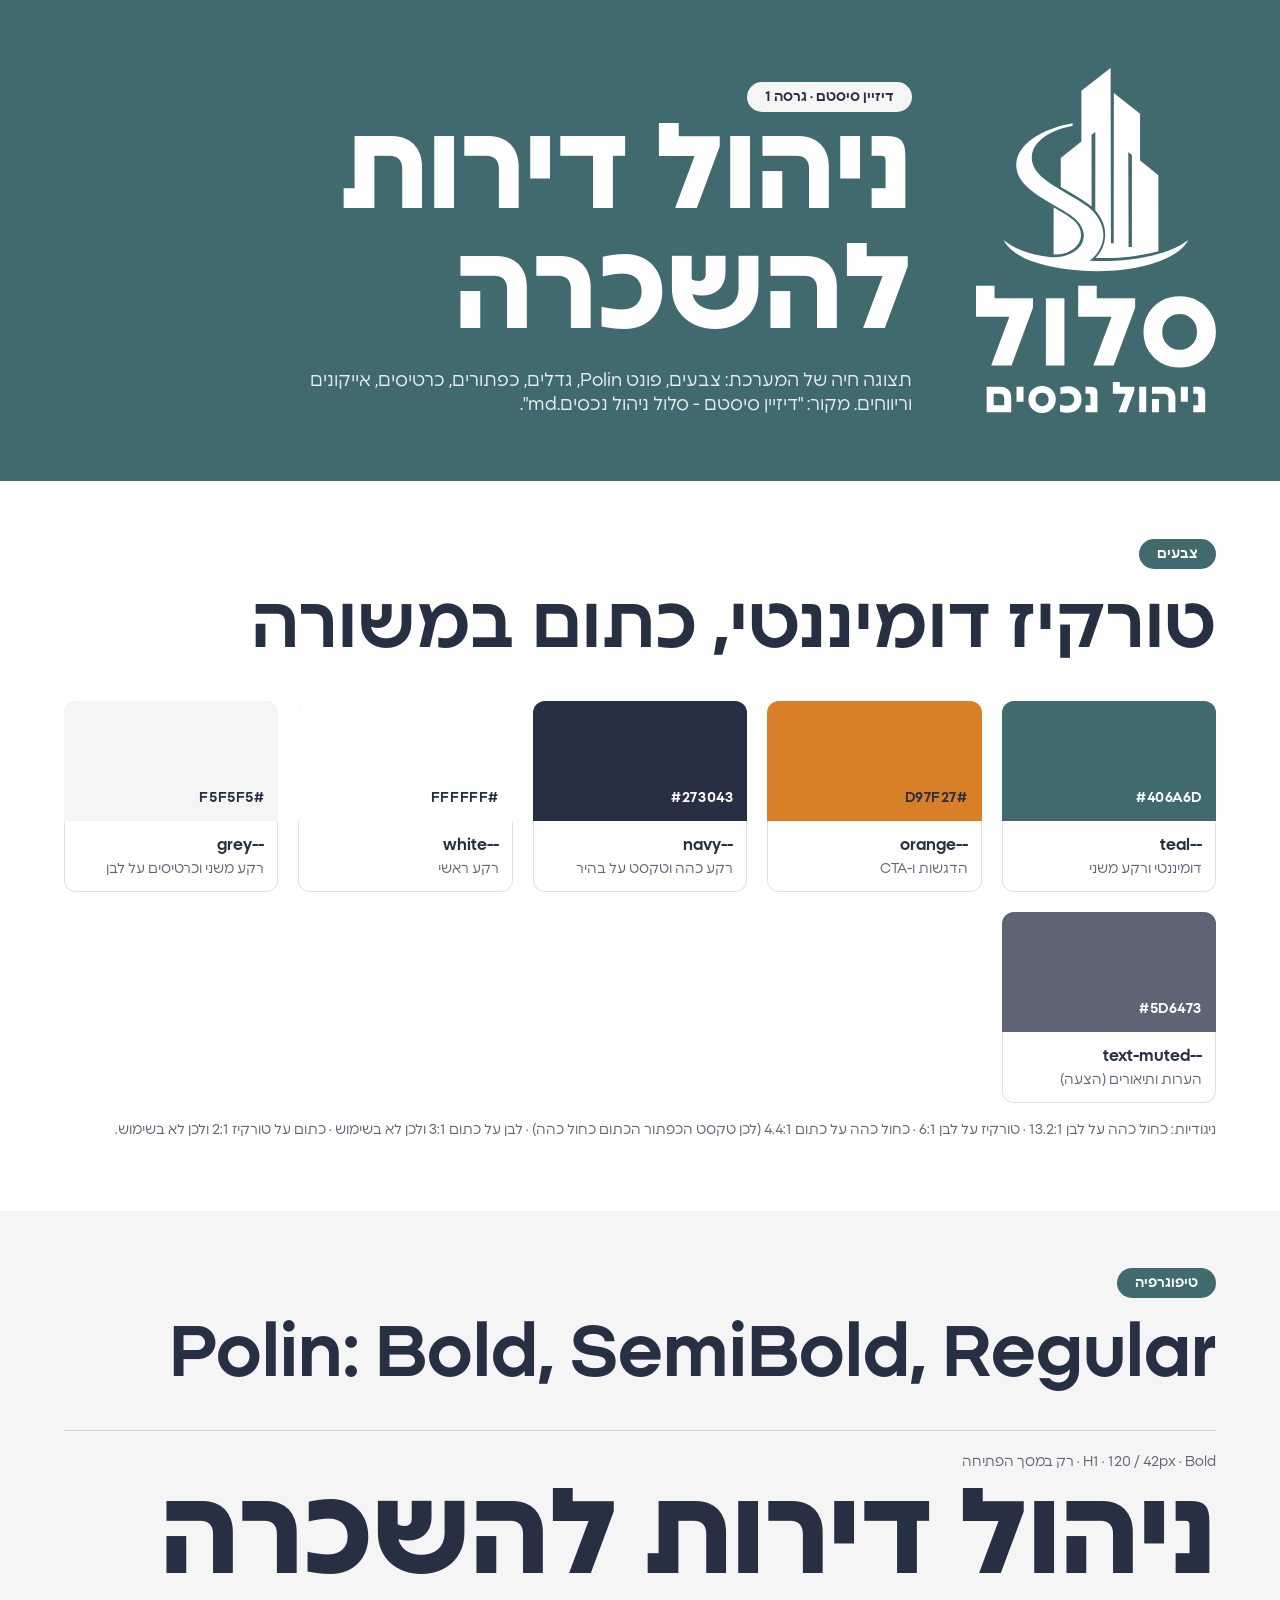
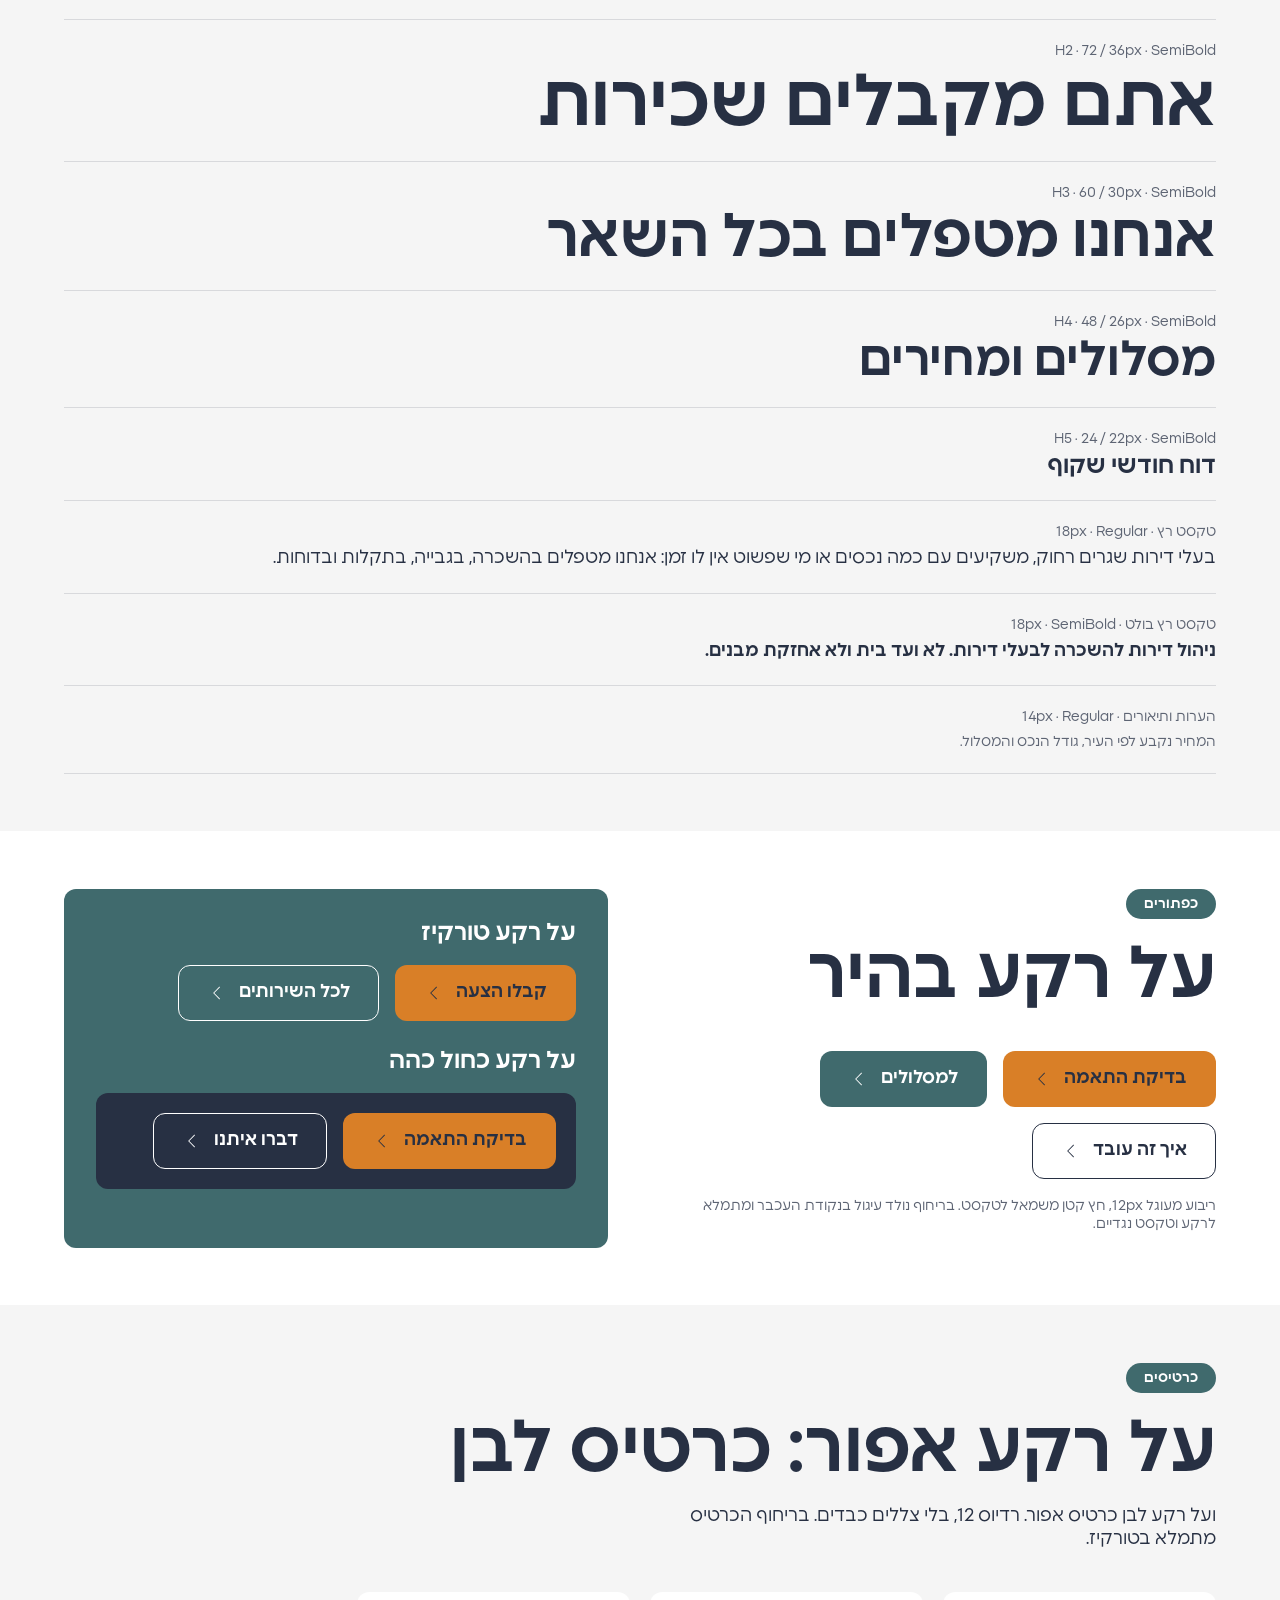
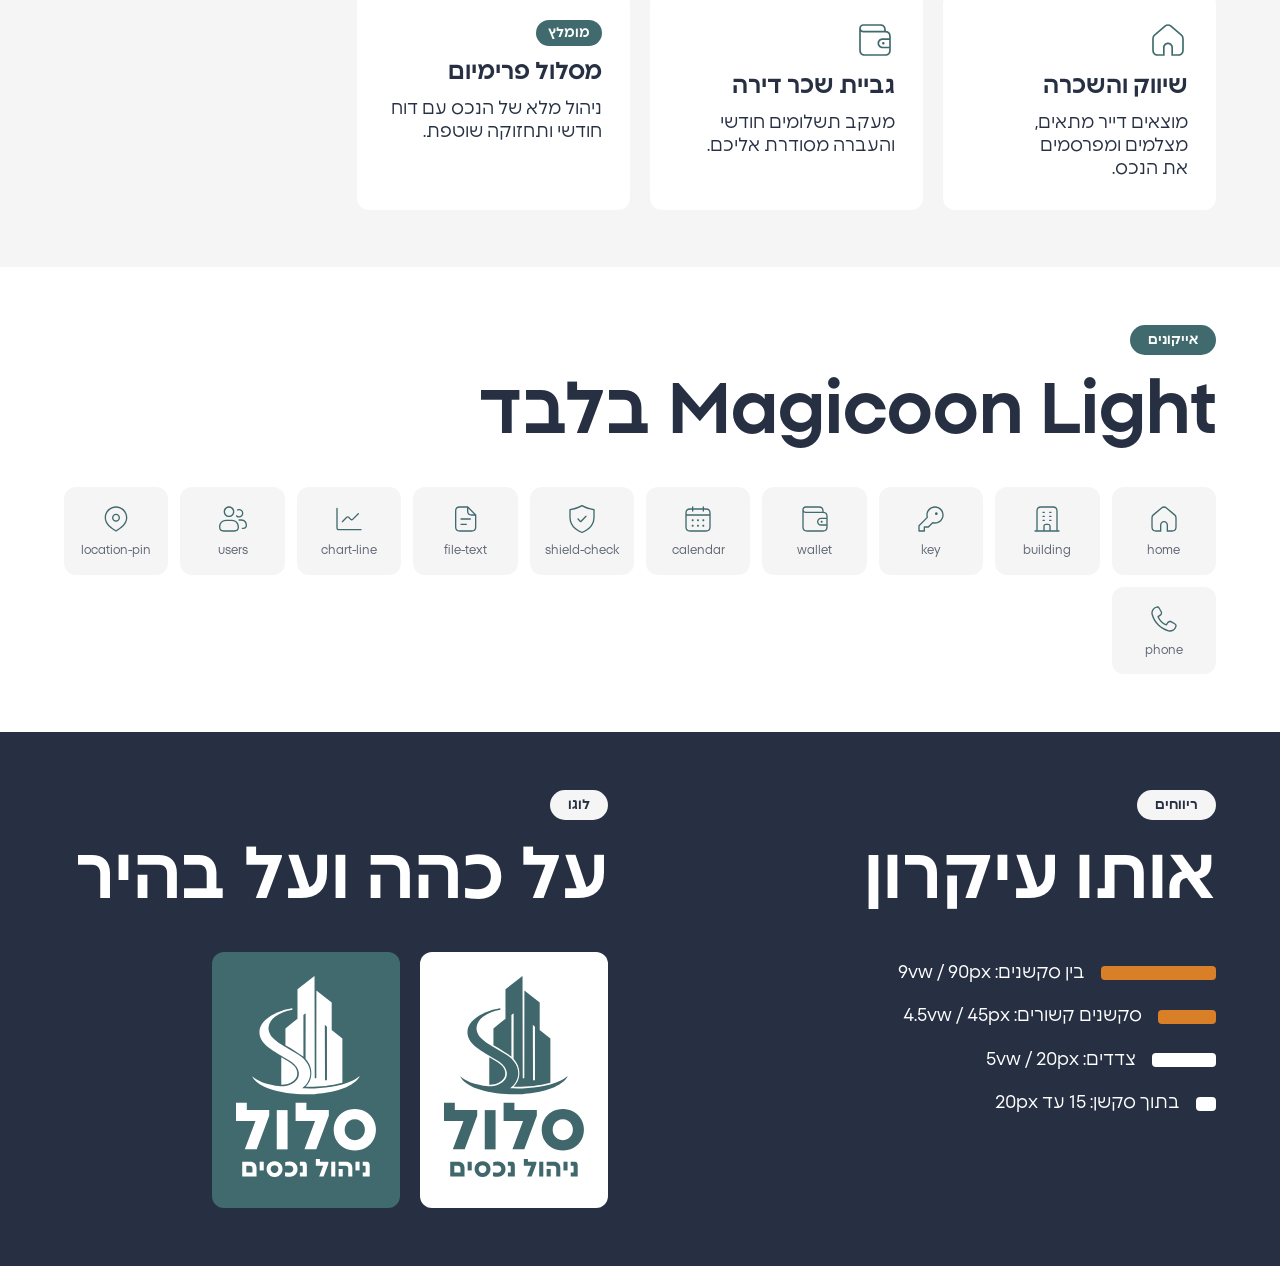
<file: design-system.html>
<!doctype html>
<html lang="he" dir="rtl">
<head>
  <meta charset="utf-8">
  <meta name="viewport" content="width=device-width, initial-scale=1">
  <title>דיזיין סיסטם | סלול ניהול נכסים</title>
  <meta name="robots" content="noindex">
  <link rel="preload" href="fonts/Polin-Regular.woff2" as="font" type="font/woff2" crossorigin>
  <link rel="preload" href="fonts/Polin-Semibold.woff2" as="font" type="font/woff2" crossorigin>
  <link rel="stylesheet" href="css/tokens.css">
  <script src="js/hover-fill.js" defer></script>
  <style>
    .ds-wrap { max-width: 1320px; margin: 0 auto; }
    .ds-sec { padding: calc(var(--section-gap) / 2) var(--side-pad); }
    .ds-sec--grey { background: var(--grey); }
    .ds-sec--teal { background: var(--teal); color: var(--white); }
    .ds-sec--navy { background: var(--navy); color: var(--white); }
    .ds-sec--teal .h2, .ds-sec--navy .h2, .ds-sec--teal .h5, .ds-sec--navy .h5 { color: var(--white); }
    .ds-kicker { display: inline-flex; padding: 6px 18px; margin: 0 0 var(--gap-md); border-radius: var(--radius-pill); background: var(--teal); color: var(--white); font-size: var(--note); font-weight: 600; }
    .ds-hero .ds-kicker, .ds-sec--navy .ds-kicker, .ds-sec--teal .ds-kicker { background: var(--grey); color: var(--navy); }
    .ds-lead { margin: var(--gap-md) 0 0; max-width: 640px; }
    .ds-head { margin-bottom: 40px; }

    .ds-hero { background: var(--teal); color: var(--white); padding: 64px var(--side-pad); }
    .ds-hero__in { display: grid; gap: 32px; align-items: center; }
    .ds-hero img { width: 180px; height: auto; }
    .ds-hero .h1 { color: var(--white); }
    .ds-hero p { margin: 18px 0 0; max-width: 640px; color: rgba(255,255,255,.88); }

    .sw-grid { display: grid; grid-template-columns: repeat(auto-fill, minmax(200px, 1fr)); gap: var(--gap-md); }
    .sw { margin: 0; border-radius: var(--radius); overflow: hidden; background: var(--white); box-shadow: inset 0 0 0 1px var(--line); }
    .sw__chip { height: 120px; display: flex; align-items: flex-end; padding: 14px; font-weight: 600; font-size: var(--note); letter-spacing: .04em; }
    .sw figcaption { display: grid; gap: 4px; padding: 14px; font-size: var(--note); }
    .sw figcaption b { font-size: 16px; font-weight: 600; }
    .sw figcaption span { color: var(--text-muted); }

    .type-row { display: grid; gap: 6px; padding: 22px 0; border-top: 1px solid var(--line); }
    .type-row:last-child { border-bottom: 1px solid var(--line); }
    .type-meta { font-size: var(--note); color: var(--text-muted); }

    .btn-row { display: flex; flex-wrap: wrap; gap: 16px; align-items: center; }
    .ds-two { display: grid; gap: var(--gap-md); }

    .card-grid { display: grid; gap: var(--gap-md); grid-template-columns: repeat(auto-fill, minmax(260px, 1fr)); }
    .ds-sec--grey .card { --bg: var(--white); }

    .ico-grid { display: grid; grid-template-columns: repeat(auto-fill, minmax(96px, 1fr)); gap: 12px; }
    .ico-cell { display: grid; justify-items: center; gap: 8px; padding: 16px 8px; border-radius: var(--radius); background: var(--grey); font-size: 12px; color: var(--text-muted); }
    .ico-cell .ico { width: 32px; height: 32px; color: var(--teal); }

    .space-row { display: flex; align-items: center; gap: 16px; padding: 10px 0; }
    .space-bar { height: 14px; border-radius: 4px; background: var(--teal); }
    .ds-note { margin-top: 18px; }

    @media (min-width: 1025px) {
      .ds-hero__in { grid-template-columns: auto 1fr; gap: 5vw; }
      .ds-hero img { width: 240px; }
      .ds-two { grid-template-columns: 1fr 1fr; gap: 5vw; }
    }
  </style>
</head>
<body>
  <header class="ds-hero">
    <div class="ds-wrap ds-hero__in">
      <img src="img/logo-light.svg" alt="סלול ניהול נכסים" width="240" height="345">
      <div>
        <p class="ds-kicker">דיזיין סיסטם · גרסה 1</p>
        <h1 class="h1">ניהול דירות להשכרה</h1>
        <p>תצוגה חיה של המערכת: צבעים, פונט Polin, גדלים, כפתורים, כרטיסים, אייקונים וריווחים. מקור: "דיזיין סיסטם - סלול ניהול נכסים.md".</p>
      </div>
    </div>
  </header>

  <section class="ds-sec"><div class="ds-wrap">
    <div class="ds-head"><p class="ds-kicker">צבעים</p><h2 class="h2">טורקיז דומיננטי, כתום במשורה</h2></div>
    <div class="sw-grid">
      <figure class="sw"><div class="sw__chip" style="background:#406A6D;color:#FFFFFF"><span>#406A6D</span></div><figcaption><b>--teal</b><span>דומיננטי ורקע משני</span></figcaption></figure>
      <figure class="sw"><div class="sw__chip" style="background:#D97F27;color:#273043"><span>#D97F27</span></div><figcaption><b>--orange</b><span>הדגשות ו-CTA</span></figcaption></figure>
      <figure class="sw"><div class="sw__chip" style="background:#273043;color:#FFFFFF"><span>#273043</span></div><figcaption><b>--navy</b><span>רקע כהה וטקסט על בהיר</span></figcaption></figure>
      <figure class="sw"><div class="sw__chip" style="background:#FFFFFF;color:#273043"><span>#FFFFFF</span></div><figcaption><b>--white</b><span>רקע ראשי</span></figcaption></figure>
      <figure class="sw"><div class="sw__chip" style="background:#F5F5F5;color:#273043"><span>#F5F5F5</span></div><figcaption><b>--grey</b><span>רקע משני וכרטיסים על לבן</span></figcaption></figure>
      <figure class="sw"><div class="sw__chip" style="background:#5D6473;color:#FFFFFF"><span>#5D6473</span></div><figcaption><b>--text-muted</b><span>הערות ותיאורים (הצעה)</span></figcaption></figure>
    </div>
    <p class="note ds-note">ניגודיות: כחול כהה על לבן 13.2:1 · טורקיז על לבן 6:1 · כחול כהה על כתום 4.4:1 (לכן טקסט הכפתור הכתום כחול כהה) · לבן על כתום 3:1 ולכן לא בשימוש · כתום על טורקיז 2:1 ולכן לא בשימוש.</p>
  </div></section>

  <section class="ds-sec ds-sec--grey"><div class="ds-wrap">
    <div class="ds-head"><p class="ds-kicker">טיפוגרפיה</p><h2 class="h2">Polin: Bold, SemiBold, Regular</h2></div>
    <div class="type-row"><span class="type-meta">H1 · 120 / 42px · Bold · רק במסך הפתיחה</span><p class="h1">ניהול דירות להשכרה</p></div>
    <div class="type-row"><span class="type-meta">H2 · 72 / 36px · SemiBold</span><p class="h2">אתם מקבלים שכירות</p></div>
    <div class="type-row"><span class="type-meta">H3 · 60 / 30px · SemiBold</span><p class="h3">אנחנו מטפלים בכל השאר</p></div>
    <div class="type-row"><span class="type-meta">H4 · 48 / 26px · SemiBold</span><p class="h4">מסלולים ומחירים</p></div>
    <div class="type-row"><span class="type-meta">H5 · 24 / 22px · SemiBold</span><p class="h5">דוח חודשי שקוף</p></div>
    <div class="type-row"><span class="type-meta">טקסט רץ · 18px · Regular</span><p style="margin:0">בעלי דירות שגרים רחוק, משקיעים עם כמה נכסים או מי שפשוט אין לו זמן: אנחנו מטפלים בהשכרה, בגבייה, בתקלות ובדוחות.</p></div>
    <div class="type-row"><span class="type-meta">טקסט רץ בולט · 18px · SemiBold</span><p class="text-strong" style="margin:0">ניהול דירות להשכרה לבעלי דירות. לא ועד בית ולא אחזקת מבנים.</p></div>
    <div class="type-row"><span class="type-meta">הערות ותיאורים · 14px · Regular</span><p class="note" style="margin:0">המחיר נקבע לפי העיר, גודל הנכס והמסלול.</p></div>
  </div></section>

  <section class="ds-sec"><div class="ds-wrap ds-two">
    <div>
      <div class="ds-head"><p class="ds-kicker">כפתורים</p><h2 class="h2">על רקע בהיר</h2></div>
      <div class="btn-row"><a class="btn btn--primary" href="#"><span class="btn__label">בדיקת התאמה</span><span class="btn__arrow" aria-hidden="true"><svg xmlns="http://www.w3.org/2000/svg" width="24" height="24" viewBox="0 0 24 24" fill="currentColor" aria-hidden="true"><path fill-rule="nonzero" clip-rule="nonzero" d="M15.354 18.646C15.549 18.841 15.549 19.158 15.354 19.353C15.256 19.451 15.128 19.499 15 19.499C14.872 19.499 14.744 19.45 14.646 19.353L7.646 12.353C7.451 12.158 7.451 11.841 7.646 11.646L14.646 4.646C14.841 4.451 15.158 4.451 15.353 4.646C15.548 4.841 15.548 5.158 15.353 5.353L8.707 11.999L15.354 18.646Z"/></svg></span></a><a class="btn btn--secondary" href="#"><span class="btn__label">למסלולים</span><span class="btn__arrow" aria-hidden="true"><svg xmlns="http://www.w3.org/2000/svg" width="24" height="24" viewBox="0 0 24 24" fill="currentColor" aria-hidden="true"><path fill-rule="nonzero" clip-rule="nonzero" d="M15.354 18.646C15.549 18.841 15.549 19.158 15.354 19.353C15.256 19.451 15.128 19.499 15 19.499C14.872 19.499 14.744 19.45 14.646 19.353L7.646 12.353C7.451 12.158 7.451 11.841 7.646 11.646L14.646 4.646C14.841 4.451 15.158 4.451 15.353 4.646C15.548 4.841 15.548 5.158 15.353 5.353L8.707 11.999L15.354 18.646Z"/></svg></span></a><a class="btn btn--outline" href="#"><span class="btn__label">איך זה עובד</span><span class="btn__arrow" aria-hidden="true"><svg xmlns="http://www.w3.org/2000/svg" width="24" height="24" viewBox="0 0 24 24" fill="currentColor" aria-hidden="true"><path fill-rule="nonzero" clip-rule="nonzero" d="M15.354 18.646C15.549 18.841 15.549 19.158 15.354 19.353C15.256 19.451 15.128 19.499 15 19.499C14.872 19.499 14.744 19.45 14.646 19.353L7.646 12.353C7.451 12.158 7.451 11.841 7.646 11.646L14.646 4.646C14.841 4.451 15.158 4.451 15.353 4.646C15.548 4.841 15.548 5.158 15.353 5.353L8.707 11.999L15.354 18.646Z"/></svg></span></a></div>
      <p class="note ds-note">ריבוע מעוגל 12px, חץ קטן משמאל לטקסט. בריחוף נולד עיגול בנקודת העכבר ומתמלא לרקע וטקסט נגדיים.</p>
    </div>
    <div class="ds-sec--teal on-dark" style="padding:32px;border-radius:var(--radius)">
      <h2 class="h5" style="margin-bottom:20px">על רקע טורקיז</h2>
      <div class="btn-row"><a class="btn btn--primary" href="#"><span class="btn__label">קבלו הצעה</span><span class="btn__arrow" aria-hidden="true"><svg xmlns="http://www.w3.org/2000/svg" width="24" height="24" viewBox="0 0 24 24" fill="currentColor" aria-hidden="true"><path fill-rule="nonzero" clip-rule="nonzero" d="M15.354 18.646C15.549 18.841 15.549 19.158 15.354 19.353C15.256 19.451 15.128 19.499 15 19.499C14.872 19.499 14.744 19.45 14.646 19.353L7.646 12.353C7.451 12.158 7.451 11.841 7.646 11.646L14.646 4.646C14.841 4.451 15.158 4.451 15.353 4.646C15.548 4.841 15.548 5.158 15.353 5.353L8.707 11.999L15.354 18.646Z"/></svg></span></a><a class="btn btn--on-dark" href="#"><span class="btn__label">לכל השירותים</span><span class="btn__arrow" aria-hidden="true"><svg xmlns="http://www.w3.org/2000/svg" width="24" height="24" viewBox="0 0 24 24" fill="currentColor" aria-hidden="true"><path fill-rule="nonzero" clip-rule="nonzero" d="M15.354 18.646C15.549 18.841 15.549 19.158 15.354 19.353C15.256 19.451 15.128 19.499 15 19.499C14.872 19.499 14.744 19.45 14.646 19.353L7.646 12.353C7.451 12.158 7.451 11.841 7.646 11.646L14.646 4.646C14.841 4.451 15.158 4.451 15.353 4.646C15.548 4.841 15.548 5.158 15.353 5.353L8.707 11.999L15.354 18.646Z"/></svg></span></a></div>
      <h2 class="h5" style="margin:28px 0 20px">על רקע כחול כהה</h2>
      <div class="btn-row on-dark" style="background:var(--navy);padding:20px;border-radius:var(--radius)"><a class="btn btn--primary" href="#"><span class="btn__label">בדיקת התאמה</span><span class="btn__arrow" aria-hidden="true"><svg xmlns="http://www.w3.org/2000/svg" width="24" height="24" viewBox="0 0 24 24" fill="currentColor" aria-hidden="true"><path fill-rule="nonzero" clip-rule="nonzero" d="M15.354 18.646C15.549 18.841 15.549 19.158 15.354 19.353C15.256 19.451 15.128 19.499 15 19.499C14.872 19.499 14.744 19.45 14.646 19.353L7.646 12.353C7.451 12.158 7.451 11.841 7.646 11.646L14.646 4.646C14.841 4.451 15.158 4.451 15.353 4.646C15.548 4.841 15.548 5.158 15.353 5.353L8.707 11.999L15.354 18.646Z"/></svg></span></a><a class="btn btn--on-dark" href="#"><span class="btn__label">דברו איתנו</span><span class="btn__arrow" aria-hidden="true"><svg xmlns="http://www.w3.org/2000/svg" width="24" height="24" viewBox="0 0 24 24" fill="currentColor" aria-hidden="true"><path fill-rule="nonzero" clip-rule="nonzero" d="M15.354 18.646C15.549 18.841 15.549 19.158 15.354 19.353C15.256 19.451 15.128 19.499 15 19.499C14.872 19.499 14.744 19.45 14.646 19.353L7.646 12.353C7.451 12.158 7.451 11.841 7.646 11.646L14.646 4.646C14.841 4.451 15.158 4.451 15.353 4.646C15.548 4.841 15.548 5.158 15.353 5.353L8.707 11.999L15.354 18.646Z"/></svg></span></a></div>
    </div>
  </div></section>

  <section class="ds-sec ds-sec--grey"><div class="ds-wrap">
    <div class="ds-head"><p class="ds-kicker">כרטיסים</p><h2 class="h2">על רקע אפור: כרטיס לבן</h2><p class="ds-lead">ועל רקע לבן כרטיס אפור. רדיוס 12, בלי צללים כבדים. בריחוף הכרטיס מתמלא בטורקיז.</p></div>
    <div class="card-grid">
      <article class="card"><svg class="ico" xmlns="http://www.w3.org/2000/svg" width="24" height="24" viewBox="0 0 24 24" fill="currentColor" aria-hidden="true"><path fill-rule="nonzero" clip-rule="nonzero" d="M20.049 8.333L13.928 3.201C12.811 2.264 11.19 2.265 10.073 3.201L3.952 8.333C3.025 9.102 2.501 9.635 2.501 11.65L2.501 18C2.501 20.29 3.711 21.5 6.001 21.5L10.001 21.5L10.001 16.5C10.001 15.397 10.898 14.5 12.001 14.5C13.104 14.5 14.001 15.397 14.001 16.5L14.001 21.5L18.001 21.5C20.291 21.5 21.501 20.29 21.501 18L21.501 11.65C21.5 9.636 20.976 9.103 20.049 8.333ZM20.5 18C20.5 19.729 19.729 20.5 18 20.5L15 20.5L15 16.5C15 14.846 13.654 13.5 12 13.5C10.346 13.5 9 14.846 9 16.5L9 20.5L6 20.5C4.271 20.5 3.5 19.729 3.5 18L3.5 11.65C3.5 10.007 3.819 9.742 4.59 9.103L10.715 3.968C11.459 3.343 12.541 3.344 13.285 3.968L19.41 9.103C20.181 9.743 20.5 10.007 20.5 11.65L20.5 18Z"/></svg><h3 class="h5">שיווק והשכרה</h3><p>מוצאים דייר מתאים, מצלמים ומפרסמים את הנכס.</p></article>
      <article class="card"><svg class="ico" xmlns="http://www.w3.org/2000/svg" width="24" height="24" viewBox="0 0 24 24" fill="currentColor" aria-hidden="true"><path fill-rule="nonzero" clip-rule="nonzero" d="M18.5 6.521L18.5 6C18.5 3.71 17.29 2.5 15 2.5L5 2.5C3.621 2.5 2.5 3.622 2.5 5L2.5 18C2.5 20.29 3.71 21.5 6 21.5L18 21.5C20.29 21.5 21.5 20.29 21.5 18L21.5 10C21.5 7.883 20.466 6.689 18.5 6.521ZM20.5 16L16.5 16C15.397 16 14.5 15.103 14.5 14C14.5 12.897 15.397 12 16.5 12L20.5 12L20.5 16ZM5 3.5L15 3.5C16.729 3.5 17.5 4.271 17.5 6L17.5 6.5L5 6.5C4.173 6.5 3.5 5.827 3.5 5C3.5 4.173 4.173 3.5 5 3.5ZM18 20.5L6 20.5C4.271 20.5 3.5 19.729 3.5 18L3.5 6.999C3.918 7.313 4.438 7.5 5 7.5L18 7.5C19.729 7.5 20.5 8.271 20.5 10L20.5 11L16.5 11C14.846 11 13.5 12.346 13.5 14C13.5 15.654 14.846 17 16.5 17L20.5 17L20.5 18C20.5 19.729 19.729 20.5 18 20.5ZM16.989 13.25L17.004 13.25C17.417 13.25 17.75 13.585 17.75 14C17.75 14.415 17.416 14.75 17.004 14.75C16.593 14.75 16.25 14.415 16.25 14C16.25 13.585 16.577 13.25 16.989 13.25Z"/></svg><h3 class="h5">גביית שכר דירה</h3><p>מעקב תשלומים חודשי והעברה מסודרת אליכם.</p></article>
      <article class="card"><span class="card__tag">מומלץ</span><h3 class="h5">מסלול פרימיום</h3><p>ניהול מלא של הנכס עם דוח חודשי ותחזוקה שוטפת.</p></article>
    </div>
  </div></section>

  <section class="ds-sec"><div class="ds-wrap">
    <div class="ds-head"><p class="ds-kicker">אייקונים</p><h2 class="h2">Magicoon Light בלבד</h2></div>
    <div class="ico-grid"><div class="ico-cell"><svg class="ico" xmlns="http://www.w3.org/2000/svg" width="24" height="24" viewBox="0 0 24 24" fill="currentColor" aria-hidden="true"><path fill-rule="nonzero" clip-rule="nonzero" d="M20.049 8.333L13.928 3.201C12.811 2.264 11.19 2.265 10.073 3.201L3.952 8.333C3.025 9.102 2.501 9.635 2.501 11.65L2.501 18C2.501 20.29 3.711 21.5 6.001 21.5L10.001 21.5L10.001 16.5C10.001 15.397 10.898 14.5 12.001 14.5C13.104 14.5 14.001 15.397 14.001 16.5L14.001 21.5L18.001 21.5C20.291 21.5 21.501 20.29 21.501 18L21.501 11.65C21.5 9.636 20.976 9.103 20.049 8.333ZM20.5 18C20.5 19.729 19.729 20.5 18 20.5L15 20.5L15 16.5C15 14.846 13.654 13.5 12 13.5C10.346 13.5 9 14.846 9 16.5L9 20.5L6 20.5C4.271 20.5 3.5 19.729 3.5 18L3.5 11.65C3.5 10.007 3.819 9.742 4.59 9.103L10.715 3.968C11.459 3.343 12.541 3.344 13.285 3.968L19.41 9.103C20.181 9.743 20.5 10.007 20.5 11.65L20.5 18Z"/></svg><span>home</span></div><div class="ico-cell"><svg class="ico" xmlns="http://www.w3.org/2000/svg" width="24" height="24" viewBox="0 0 24 24" fill="currentColor" aria-hidden="true"><path fill-rule="nonzero" clip-rule="nonzero" d="M21 20.5L20 20.5L20 6C20 3.71 18.79 2.5 16.5 2.5L7.5 2.5C5.21 2.5 4 3.71 4 6L4 20.5L3 20.5C2.724 20.5 2.5 20.724 2.5 21C2.5 21.276 2.724 21.5 3 21.5L21 21.5C21.276 21.5 21.5 21.276 21.5 21C21.5 20.724 21.276 20.5 21 20.5ZM13.75 20.5L10.25 20.5L10.25 17.5C10.25 16.78 10.53 16.5 11.25 16.5L12.75 16.5C13.47 16.5 13.75 16.78 13.75 17.5L13.75 20.5ZM14.75 20.5L14.75 17.5C14.75 16.229 14.021 15.5 12.75 15.5L11.25 15.5C9.979 15.5 9.25 16.229 9.25 17.5L9.25 20.5L5 20.5L5 6C5 4.271 5.771 3.5 7.5 3.5L16.5 3.5C18.229 3.5 19 4.271 19 6L19 20.5L14.75 20.5ZM15.5 13C15.5 13.276 15.276 13.5 15 13.5L14 13.5C13.724 13.5 13.5 13.276 13.5 13C13.5 12.724 13.724 12.5 14 12.5L15 12.5C15.276 12.5 15.5 12.724 15.5 13ZM10.5 13C10.5 13.276 10.276 13.5 10 13.5L9 13.5C8.724 13.5 8.5 13.276 8.5 13C8.5 12.724 8.724 12.5 9 12.5L10 12.5C10.276 12.5 10.5 12.724 10.5 13ZM15.5 10C15.5 10.276 15.276 10.5 15 10.5L14 10.5C13.724 10.5 13.5 10.276 13.5 10C13.5 9.724 13.724 9.5 14 9.5L15 9.5C15.276 9.5 15.5 9.724 15.5 10ZM10.5 10C10.5 10.276 10.276 10.5 10 10.5L9 10.5C8.724 10.5 8.5 10.276 8.5 10C8.5 9.724 8.724 9.5 9 9.5L10 9.5C10.276 9.5 10.5 9.724 10.5 10ZM15.5 7C15.5 7.276 15.276 7.5 15 7.5L14 7.5C13.724 7.5 13.5 7.276 13.5 7C13.5 6.724 13.724 6.5 14 6.5L15 6.5C15.276 6.5 15.5 6.724 15.5 7ZM10.5 7C10.5 7.276 10.276 7.5 10 7.5L9 7.5C8.724 7.5 8.5 7.276 8.5 7C8.5 6.724 8.724 6.5 9 6.5L10 6.5C10.276 6.5 10.5 6.724 10.5 7Z"/></svg><span>building</span></div><div class="ico-cell"><svg class="ico" xmlns="http://www.w3.org/2000/svg" width="24" height="24" viewBox="0 0 24 24" fill="currentColor" aria-hidden="true"><path fill-rule="nonzero" clip-rule="nonzero" d="M15 2.5C11.416 2.5 8.5 5.416 8.5 9C8.5 9.543 8.566 10.078 8.699 10.594L2.646 16.647C2.552 16.741 2.5 16.868 2.5 17.001L2.5 21.001C2.5 21.277 2.724 21.501 3 21.501L7 21.501C7.276 21.501 7.5 21.277 7.5 21.001L7.5 18.501L10 18.501C10.133 18.501 10.26 18.448 10.354 18.355L13.407 15.302C13.923 15.434 14.458 15.501 15.001 15.501C18.585 15.501 21.501 12.585 21.501 9.001C21.501 5.417 18.584 2.5 15 2.5ZM15 14.5C14.453 14.5 13.917 14.42 13.407 14.263C13.23 14.207 13.037 14.255 12.906 14.387L9.793 17.5L7 17.5C6.724 17.5 6.5 17.724 6.5 18L6.5 20.5L3.5 20.5L3.5 17.207L9.613 11.094C9.744 10.963 9.792 10.77 9.737 10.593C9.58 10.083 9.5 9.547 9.5 9C9.5 5.967 11.968 3.5 15 3.5C18.032 3.5 20.5 5.967 20.5 9C20.5 12.033 18.032 14.5 15 14.5ZM17 8C17 8.553 16.555 9 16.005 9C15.457 9 15 8.553 15 8C15 7.447 15.435 7 15.985 7L16.005 7C16.555 7 17 7.447 17 8Z"/></svg><span>key</span></div><div class="ico-cell"><svg class="ico" xmlns="http://www.w3.org/2000/svg" width="24" height="24" viewBox="0 0 24 24" fill="currentColor" aria-hidden="true"><path fill-rule="nonzero" clip-rule="nonzero" d="M18.5 6.521L18.5 6C18.5 3.71 17.29 2.5 15 2.5L5 2.5C3.621 2.5 2.5 3.622 2.5 5L2.5 18C2.5 20.29 3.71 21.5 6 21.5L18 21.5C20.29 21.5 21.5 20.29 21.5 18L21.5 10C21.5 7.883 20.466 6.689 18.5 6.521ZM20.5 16L16.5 16C15.397 16 14.5 15.103 14.5 14C14.5 12.897 15.397 12 16.5 12L20.5 12L20.5 16ZM5 3.5L15 3.5C16.729 3.5 17.5 4.271 17.5 6L17.5 6.5L5 6.5C4.173 6.5 3.5 5.827 3.5 5C3.5 4.173 4.173 3.5 5 3.5ZM18 20.5L6 20.5C4.271 20.5 3.5 19.729 3.5 18L3.5 6.999C3.918 7.313 4.438 7.5 5 7.5L18 7.5C19.729 7.5 20.5 8.271 20.5 10L20.5 11L16.5 11C14.846 11 13.5 12.346 13.5 14C13.5 15.654 14.846 17 16.5 17L20.5 17L20.5 18C20.5 19.729 19.729 20.5 18 20.5ZM16.989 13.25L17.004 13.25C17.417 13.25 17.75 13.585 17.75 14C17.75 14.415 17.416 14.75 17.004 14.75C16.593 14.75 16.25 14.415 16.25 14C16.25 13.585 16.577 13.25 16.989 13.25Z"/></svg><span>wallet</span></div><div class="ico-cell"><svg class="ico" xmlns="http://www.w3.org/2000/svg" width="24" height="24" viewBox="0 0 24 24" fill="currentColor" aria-hidden="true"><path fill-rule="nonzero" clip-rule="nonzero" d="M18 4L16.5 4L16.5 3C16.5 2.724 16.276 2.5 16 2.5C15.724 2.5 15.5 2.724 15.5 3L15.5 4L8.5 4L8.5 3C8.5 2.724 8.276 2.5 8 2.5C7.724 2.5 7.5 2.724 7.5 3L7.5 4L6 4C3.71 4 2.5 5.21 2.5 7.5L2.5 18C2.5 20.29 3.71 21.5 6 21.5L18 21.5C20.29 21.5 21.5 20.29 21.5 18L21.5 7.5C21.5 5.21 20.29 4 18 4ZM6 5L7.5 5L7.5 6C7.5 6.276 7.724 6.5 8 6.5C8.276 6.5 8.5 6.276 8.5 6L8.5 5L15.5 5L15.5 6C15.5 6.276 15.724 6.5 16 6.5C16.276 6.5 16.5 6.276 16.5 6L16.5 5L18 5C19.729 5 20.5 5.771 20.5 7.5L20.5 8.5L3.5 8.5L3.5 7.5C3.5 5.771 4.271 5 6 5ZM18 20.5L6 20.5C4.271 20.5 3.5 19.729 3.5 18L3.5 9.5L20.5 9.5L20.5 18C20.5 19.729 19.729 20.5 18 20.5ZM8.75 13C8.75 13.415 8.416 13.75 8.004 13.75C7.593 13.75 7.25 13.415 7.25 13C7.25 12.585 7.577 12.25 7.989 12.25L8.004 12.25C8.416 12.25 8.75 12.585 8.75 13ZM12.75 13C12.75 13.415 12.416 13.75 12.004 13.75C11.593 13.75 11.25 13.415 11.25 13C11.25 12.585 11.577 12.25 11.989 12.25L12.004 12.25C12.416 12.25 12.75 12.585 12.75 13ZM16.75 13C16.75 13.415 16.416 13.75 16.004 13.75C15.593 13.75 15.25 13.415 15.25 13C15.25 12.585 15.577 12.25 15.989 12.25L16.004 12.25C16.416 12.25 16.75 12.585 16.75 13ZM8.75 17C8.75 17.415 8.416 17.75 8.004 17.75C7.593 17.75 7.25 17.415 7.25 17C7.25 16.585 7.577 16.25 7.989 16.25L8.004 16.25C8.416 16.25 8.75 16.585 8.75 17ZM12.75 17C12.75 17.415 12.416 17.75 12.004 17.75C11.593 17.75 11.25 17.415 11.25 17C11.25 16.585 11.577 16.25 11.989 16.25L12.004 16.25C12.416 16.25 12.75 16.585 12.75 17ZM16.75 17C16.75 17.415 16.416 17.75 16.004 17.75C15.593 17.75 15.25 17.415 15.25 17C15.25 16.585 15.577 16.25 15.989 16.25L16.004 16.25C16.416 16.25 16.75 16.585 16.75 17Z"/></svg><span>calendar</span></div><div class="ico-cell"><svg class="ico" xmlns="http://www.w3.org/2000/svg" width="24" height="24" viewBox="0 0 24 24" fill="currentColor" aria-hidden="true"><path fill-rule="nonzero" clip-rule="nonzero" d="M21.098 4.51C16.142 3.519 14.421 2.652 12.243 1.554C12.104 1.483 11.907 1.498 11.764 1.568C9.557 2.663 7.814 3.527 2.903 4.51C2.669 4.557 2.501 4.762 2.501 5L2.501 10.889C2.501 18.951 10.283 21.954 11.843 22.474C11.895 22.491 11.947 22.5 12.001 22.5C12.055 22.5 12.107 22.491 12.159 22.474C13.719 21.954 21.501 18.951 21.501 10.889L21.501 5C21.5 4.762 21.332 4.557 21.098 4.51ZM20.5 10.889C20.5 18.026 13.747 20.859 12 21.472C10.253 20.859 3.5 18.026 3.5 10.889L3.5 5.409C8.078 4.467 9.876 3.619 12.016 2.559C14.026 3.57 15.883 4.457 20.5 5.409L20.5 10.889ZM11.012 13.293L14.658 9.647C14.853 9.452 15.17 9.452 15.365 9.647C15.56 9.842 15.56 10.159 15.365 10.354L11.365 14.354C11.267 14.452 11.139 14.5 11.011 14.5C10.883 14.5 10.755 14.451 10.657 14.354L8.657 12.354C8.462 12.159 8.462 11.842 8.657 11.647C8.852 11.452 9.169 11.452 9.364 11.647L11.012 13.293Z"/></svg><span>shield-check</span></div><div class="ico-cell"><svg class="ico" xmlns="http://www.w3.org/2000/svg" width="24" height="24" viewBox="0 0 24 24" fill="currentColor" aria-hidden="true"><path fill-rule="nonzero" clip-rule="nonzero" d="M20.354 8.646L14.354 2.646C14.26 2.552 14.133 2.5 14 2.5L8 2.5C5.71 2.5 4.5 3.71 4.5 6L4.5 18C4.5 20.29 5.71 21.5 8 21.5L17 21.5C19.29 21.5 20.5 20.29 20.5 18L20.5 9C20.5 8.867 20.447 8.74 20.354 8.646ZM14.5 4.207L18.793 8.5L17 8.5C15.271 8.5 14.5 7.729 14.5 6L14.5 4.207ZM17 20.5L8 20.5C6.271 20.5 5.5 19.729 5.5 18L5.5 6C5.5 4.271 6.271 3.5 8 3.5L13.5 3.5L13.5 6C13.5 8.29 14.71 9.5 17 9.5L19.5 9.5L19.5 18C19.5 19.729 18.729 20.5 17 20.5ZM16.5 12C16.5 12.276 16.276 12.5 16 12.5L9 12.5C8.724 12.5 8.5 12.276 8.5 12C8.5 11.724 8.724 11.5 9 11.5L16 11.5C16.276 11.5 16.5 11.724 16.5 12ZM13.5 16C13.5 16.276 13.276 16.5 13 16.5L9 16.5C8.724 16.5 8.5 16.276 8.5 16C8.5 15.724 8.724 15.5 9 15.5L13 15.5C13.276 15.5 13.5 15.724 13.5 16Z"/></svg><span>file-text</span></div><div class="ico-cell"><svg class="ico" xmlns="http://www.w3.org/2000/svg" width="24" height="24" viewBox="0 0 24 24" fill="currentColor" aria-hidden="true"><path fill-rule="nonzero" clip-rule="nonzero" d="M21.5 20C21.5 20.276 21.276 20.5 21 20.5L4.5 20.5C3.229 20.5 2.5 19.771 2.5 18.5L2.5 4C2.5 3.724 2.724 3.5 3 3.5C3.276 3.5 3.5 3.724 3.5 4L3.5 18.5C3.5 19.22 3.78 19.5 4.5 19.5L21 19.5C21.276 19.5 21.5 19.724 21.5 20ZM7 14.5C7.128 14.5 7.256 14.451 7.354 14.354L10.649 11.059C10.843 10.866 11.16 10.865 11.355 11.058L12.961 12.652C13.548 13.234 14.499 13.231 15.081 12.646L19.355 8.354C19.55 8.158 19.549 7.841 19.354 7.646C19.158 7.451 18.841 7.453 18.646 7.647L14.373 11.939C14.178 12.134 13.862 12.135 13.666 11.941L12.061 10.347C11.476 9.766 10.526 9.767 9.943 10.35L6.648 13.645C6.453 13.84 6.453 14.157 6.648 14.352C6.744 14.451 6.872 14.5 7 14.5Z"/></svg><span>chart-line</span></div><div class="ico-cell"><svg class="ico" xmlns="http://www.w3.org/2000/svg" width="24" height="24" viewBox="0 0 24 24" fill="currentColor" aria-hidden="true"><path fill-rule="nonzero" clip-rule="nonzero" d="M9.009 10.5C11.215 10.5 13.009 8.706 13.009 6.5C13.009 4.294 11.215 2.5 9.009 2.5C6.803 2.5 5.009 4.294 5.009 6.5C5.009 8.706 6.803 10.5 9.009 10.5ZM9.009 3.5C10.663 3.5 12.009 4.846 12.009 6.5C12.009 8.154 10.663 9.5 9.009 9.5C7.355 9.5 6.009 8.154 6.009 6.5C6.009 4.846 7.354 3.5 9.009 3.5ZM11 12.5L7 12.5C2.94 12.5 1.5 15.473 1.5 18.019C1.5 20.296 2.711 21.5 5.003 21.5L12.997 21.5C15.289 21.5 16.5 20.296 16.5 18.019C16.5 15.473 15.06 12.5 11 12.5ZM12.997 20.5L5.003 20.5C3.272 20.5 2.5 19.735 2.5 18.019C2.5 16.959 2.824 13.5 7 13.5L11 13.5C15.283 13.5 15.5 17.264 15.5 18.019C15.5 19.735 14.729 20.5 12.997 20.5ZM14.33 10.038C14.133 9.845 14.129 9.528 14.322 9.331C14.514 9.134 14.833 9.13 15.029 9.323C15.435 9.721 15.979 9.94 16.559 9.94C17.784 9.94 18.78 8.944 18.78 7.72C18.78 6.496 17.784 5.5 16.559 5.5C16.211 5.5 15.895 5.572 15.618 5.715C15.374 5.841 15.071 5.745 14.945 5.499C14.818 5.253 14.915 4.952 15.161 4.826C15.581 4.61 16.052 4.501 16.559 4.501C18.335 4.501 19.78 5.946 19.78 7.721C19.78 9.496 18.336 10.941 16.559 10.941C15.716 10.94 14.924 10.62 14.33 10.038ZM22.5 16.68C22.5 18.498 21.491 19.5 19.66 19.5L18.98 19.5C18.704 19.5 18.48 19.276 18.48 19C18.48 18.724 18.704 18.5 18.98 18.5L19.66 18.5C20.932 18.5 21.5 17.939 21.5 16.68C21.5 15.882 21.256 13.28 18.11 13.28L16.599 13.28C16.323 13.28 16.099 13.056 16.099 12.78C16.099 12.504 16.323 12.28 16.599 12.28L18.11 12.28C21.351 12.28 22.5 14.65 22.5 16.68Z"/></svg><span>users</span></div><div class="ico-cell"><svg class="ico" xmlns="http://www.w3.org/2000/svg" width="24" height="24" viewBox="0 0 24 24" fill="currentColor" aria-hidden="true"><path fill-rule="nonzero" clip-rule="nonzero" d="M12 2.5C7.313 2.5 3.5 6.313 3.5 11C3.5 15.983 8.129 19.041 11.192 21.064L11.722 21.416C11.806 21.472 11.903 21.5 11.999 21.5C12.095 21.5 12.192 21.472 12.276 21.416L12.806 21.064C15.869 19.041 20.498 15.983 20.498 11C20.5 6.313 16.687 2.5 12 2.5ZM12.256 20.23L12 20.4L11.744 20.23C8.859 18.324 4.5 15.445 4.5 11C4.5 6.864 7.864 3.5 12 3.5C16.136 3.5 19.5 6.864 19.5 11C19.5 15.445 15.141 18.325 12.256 20.23ZM12 8C10.346 8 9 9.346 9 11C9 12.654 10.346 14 12 14C13.654 14 15 12.654 15 11C15 9.346 13.654 8 12 8ZM12 13C10.897 13 10 12.103 10 11C10 9.897 10.897 9 12 9C13.103 9 14 9.897 14 11C14 12.103 13.103 13 12 13Z"/></svg><span>location-pin</span></div><div class="ico-cell"><svg class="ico" xmlns="http://www.w3.org/2000/svg" width="24" height="24" viewBox="0 0 24 24" fill="currentColor" aria-hidden="true"><path fill-rule="nonzero" clip-rule="nonzero" d="M20.523 15.32L17.88 13.744C16.713 13.048 15.208 13.388 14.453 14.515L13.571 15.832C11.205 14.735 9.266 12.792 8.169 10.416L9.481 9.544C10.611 8.793 10.955 7.289 10.263 6.121L8.699 3.481C8.267 2.75 7.42 2.373 6.567 2.542C5.192 2.817 3.981 3.661 3.244 4.856C2.512 6.044 2.31 7.434 2.677 8.768C4.347 14.844 9.161 19.655 15.24 21.324C15.675 21.443 16.114 21.502 16.551 21.502C17.456 21.502 18.348 21.249 19.149 20.755C20.343 20.018 21.186 18.807 21.461 17.432C21.627 16.603 21.251 15.754 20.523 15.32ZM20.48 17.235C20.259 18.339 19.583 19.312 18.624 19.904C17.673 20.49 16.563 20.65 15.506 20.36C9.765 18.784 5.218 14.241 3.642 8.503C3.349 7.44 3.51 6.331 4.096 5.381C4.688 4.422 5.66 3.744 6.782 3.52C6.847 3.507 6.913 3.5 6.978 3.5C7.327 3.5 7.658 3.683 7.839 3.991L9.402 6.63C9.823 7.34 9.614 8.254 8.926 8.711L7.265 9.816C7.066 9.949 6.989 10.204 7.08 10.425C8.296 13.339 10.657 15.706 13.559 16.92C13.782 17.013 14.036 16.936 14.167 16.737L15.282 15.072C15.742 14.386 16.655 14.179 17.367 14.603L20.01 16.179C20.375 16.396 20.563 16.82 20.48 17.235Z"/></svg><span>phone</span></div></div>
  </div></section>

  <section class="ds-sec ds-sec--navy"><div class="ds-wrap ds-two">
    <div>
      <div class="ds-head"><p class="ds-kicker">ריווחים</p><h2 class="h2">אותו עיקרון</h2></div>
      <div class="space-row"><div class="space-bar" style="width:9vw;background:var(--orange)"></div><span>בין סקשנים: 9vw / 90px</span></div>
      <div class="space-row"><div class="space-bar" style="width:4.5vw;background:var(--orange)"></div><span>סקשנים קשורים: 4.5vw / 45px</span></div>
      <div class="space-row"><div class="space-bar" style="width:5vw;background:var(--white)"></div><span>צדדים: 5vw / 20px</span></div>
      <div class="space-row"><div class="space-bar" style="width:20px;background:var(--white)"></div><span>בתוך סקשן: 15 עד 20px</span></div>
    </div>
    <div>
      <div class="ds-head"><p class="ds-kicker">לוגו</p><h2 class="h2">על כהה ועל בהיר</h2></div>
      <div style="display:flex;gap:20px;flex-wrap:wrap">
        <div style="background:var(--white);padding:24px;border-radius:var(--radius)"><img src="img/logo.svg" alt="סלול ניהול נכסים" width="140" height="201"></div>
        <div style="background:var(--teal);padding:24px;border-radius:var(--radius)"><img src="img/logo-light.svg" alt="סלול ניהול נכסים, גרסה לבנה" width="140" height="201"></div>
      </div>
    </div>
  </div></section>
</body>
</html>
</file>
<file: css/tokens.css>
/* סלול ניהול נכסים: טוקנים, טיפוגרפיה וכפתורים. מקור: "דיזיין סיסטם - סלול ניהול נכסים.md". */

@font-face { font-family: "Polin"; font-weight: 400; font-style: normal; font-display: swap; src: url("../fonts/Polin-Regular.woff2") format("woff2"); }
@font-face { font-family: "Polin"; font-weight: 600; font-style: normal; font-display: swap; src: url("../fonts/Polin-Semibold.woff2") format("woff2"); }
@font-face { font-family: "Polin"; font-weight: 700; font-style: normal; font-display: swap; src: url("../fonts/Polin-Bold.woff2") format("woff2"); }

:root {
  --font-main: "Polin", "Assistant", Arial, sans-serif;

  /* צבעי המותג */
  --teal: #406A6D;    /* דומיננטי, ורקע משני */
  --orange: #D97F27;  /* הדגשות ו-CTA */
  --navy: #273043;    /* רקע כהה, טקסט על בהיר */
  --white: #FFFFFF;   /* רקע ראשי */
  --grey: #F5F5F5;    /* רקע משני, כרטיסים על לבן */

  /* משלימים (הצעה) */
  --text-muted: #5D6473;
  --line: rgba(39, 48, 67, .14);
  --line-on-dark: rgba(255, 255, 255, .18);
  --teal-hover: #365A5D;
  --orange-hover: #C46F1D;

  /* ריווחים */
  --section-gap: 90px; --section-gap-related: 45px;
  --gap-sm: 15px; --gap-md: 20px;
  --side-pad: 20px;

  /* צורות */
  --radius: 12px; --radius-pill: 100px;

  /* טיפוגרפיה: מובייל */
  --h1: 42px; --h2: 36px; --h3: 30px; --h4: 26px; --h5: 22px;
  --body: 18px; --note: 14px;
}
@media (min-width: 1025px) {
  :root {
    --h1: 120px; --h2: 72px; --h3: 60px; --h4: 48px; --h5: 24px;
    --section-gap: 9vw; --section-gap-related: 4.5vw; --side-pad: 5vw;
  }
}

*, *::before, *::after { box-sizing: border-box; }
html { -webkit-text-size-adjust: 100%; }
body {
  margin: 0; direction: rtl;
  font-family: var(--font-main); font-weight: 400; font-size: var(--body); line-height: 1.3;
  color: var(--navy); background: var(--white);
  -webkit-font-smoothing: antialiased;
}
img { max-width: 100%; height: auto; }

/* כותרות: Bold רק ל-H1 העצום, שאר הכותרות SemiBold */
.h1, .h2, .h3, .h4, .h5 { margin: 0; line-height: 1; color: var(--navy); text-wrap: balance; }
.h1 { font-size: var(--h1); font-weight: 700; }
.h2 { font-size: var(--h2); font-weight: 600; }
.h3 { font-size: var(--h3); font-weight: 600; }
.h4 { font-size: var(--h4); font-weight: 600; }
.h5 { font-size: var(--h5); font-weight: 600; }
p, li { text-wrap: pretty; }
.text-strong { font-weight: 600; }
.note { font-size: var(--note); font-weight: 400; line-height: 1.3; color: var(--text-muted); }
.accent-teal { color: var(--teal); }
.accent-orange { color: var(--orange); }

.section { padding: calc(var(--section-gap) / 2) var(--side-pad); }

/* ---------- אפקט ריחוף משותף לכפתורים ולכרטיסים: עיגול שנולד בנקודת העכבר ומתמלא לרקע ולטקסט נגדיים ----------
   העיגול הוא גרדיאנט רדיאלי על הרקע של האלמנט עצמו (רדיוס --r מונפש), ולא שכבה נפרדת, כדי שלא יהיה קצה בהיר בפינות המעוגלות. */
@property --r { syntax: "<length>"; inherits: false; initial-value: 0px; }
.btn, .card {
  position: relative;
  background: radial-gradient(circle at var(--x, 50%) var(--y, 50%), var(--bg-h) calc(var(--r) - 1px), var(--bg) var(--r));
  color: var(--fg);
  transition: --r .65s cubic-bezier(.4, 0, .2, 1), color .5s cubic-bezier(.4, 0, .2, 1), border-color .5s cubic-bezier(.4, 0, .2, 1);
}
.btn:focus-visible, .card:focus-visible { --r: calc(var(--d, 800px) / 2 + 2px); color: var(--fg-h); border-color: var(--bd-h, transparent); }
@media (hover: hover) {
  .btn:hover, .card:hover { --r: calc(var(--d, 800px) / 2 + 2px); color: var(--fg-h); border-color: var(--bd-h, transparent); }
}

/* ---------- כפתורים: ריבוע מעוגל 12px, חץ קטן משמאל לטקסט ---------- */
.btn {
  --bg: var(--orange); --fg: var(--navy); --bd: var(--bg); --bg-h: var(--navy); --fg-h: var(--white); --bd-h: var(--bg-h);
  display: inline-flex; align-items: center; justify-content: center; gap: 12px;
  --py: 14px; --px: 28px; min-height: 56px; padding: var(--py) var(--px); border: 1px solid var(--bd); border-radius: var(--radius);
  font: 600 var(--body)/1.3 var(--font-main); text-decoration: none; white-space: nowrap; cursor: pointer;
}
.btn:focus-visible { outline: 2px solid var(--navy); outline-offset: 3px; }
.btn__arrow { display: grid; place-items: center; flex: none; }
.btn__arrow svg { width: 20px; height: 20px; }

/* מילוי בלי מסגרת בכלל: ריפוד גדול ב-1px במקום המסגרת, כדי שהגודל זהה לכפתור מתאר */
.btn--primary, .btn--secondary, .btn--white { border-width: 0; padding: calc(var(--py) + 1px) calc(var(--px) + 1px); }
.btn--secondary { --bg: var(--teal); --fg: var(--white); --bd: var(--bg); --bg-h: var(--navy); --fg-h: var(--white); --bd-h: var(--bg-h); }
.btn--outline { --bg: transparent; --fg: var(--navy); --bd: var(--navy); --bg-h: var(--navy); --fg-h: var(--white); --bd-h: var(--navy); }
.btn--white { --bg: var(--white); --fg: var(--navy); --bd: var(--bg); --bg-h: var(--navy); --fg-h: var(--white); --bd-h: var(--bg-h); }
.btn--white:focus-visible { outline-color: var(--white); }
.btn--on-dark { --bg: transparent; --fg: var(--white); --bd: var(--white); --bg-h: var(--white); --fg-h: var(--navy); --bd-h: var(--white); }
.btn--on-dark:focus-visible { outline-color: var(--white); }
/* כפתור ראשי על רקע כהה: הריחוף מתמלא בלבן, כי כחול כהה היה נבלע ברקע */
.on-dark .btn--primary { --bg-h: var(--white); --fg-h: var(--navy); }
.on-dark .btn--primary:focus-visible { outline-color: var(--white); }

/* ---------- כרטיסים: אותו אפקט, מתמלאים בטורקיז עם טקסט לבן ---------- */
.card {
  --bg: var(--grey); --fg: var(--navy); --bg-h: var(--teal); --fg-h: var(--white);
  display: grid; gap: 14px; align-content: start; padding: 28px; border-radius: var(--radius);
  color: var(--fg); text-decoration: none;
}
.card p { margin: 0; }
.card .h5 { color: inherit; }
.card .ico { width: 40px; height: 40px; color: var(--teal); transition: color .5s cubic-bezier(.4, 0, .2, 1); }
.card__tag { justify-self: start; padding: 4px 12px; border-radius: var(--radius-pill); background: var(--teal); color: var(--white); font-size: var(--note); font-weight: 600; transition: background-color .5s, color .5s; }
@media (hover: hover) {
  .card:hover .ico { color: var(--white); }
  .card:hover .card__tag { background: var(--grey); color: var(--navy); }
}

@media (prefers-reduced-motion: reduce) {
  .btn, .card, .card .ico, .card__tag { transition: none !important; }
}

/* גלילה חלקה (Lenis) */
html.lenis, html.lenis body { height: auto; }
.lenis.lenis-smooth { scroll-behavior: auto !important; }
.lenis.lenis-stopped { overflow: hidden; }
</file>
<file: css/header.css>
/* סלול ניהול נכסים: הדר. לוגו מימין, תפריט באמצע, כפתור פעולה משמאל. רצועה לבנה. */
:root { --header-h: 72px; --header-side: var(--side-pad); }
@media (min-width: 1025px) { :root { --header-h: 88px; --header-side: 5vw; } }

.site-header { position: sticky; top: 0; z-index: 100; background: var(--white); }
.site-header__bar { display: flex; align-items: center; gap: 24px; height: var(--header-h); padding-inline: var(--header-side); }
.site-header__logo { display: block; flex: none; line-height: 0; }
.site-header__logo img { display: block; height: 48px; width: auto; }

/* כפתור קטן בהדר */
.btn--sm { --py: 10px; --px: 22px; min-height: 48px; font-size: 16px; }

.site-nav__list { display: flex; align-items: center; margin: 0; padding: 0; list-style: none; }
.site-nav a:not(.btn), .site-nav__more { position: relative; display: inline-flex; align-items: center; gap: 4px; padding: 8px 0; border: 0; background: none; cursor: pointer; font: 600 16px/1.3 var(--font-main); color: var(--navy); text-decoration: none; white-space: nowrap; transition: color .3s; }
.site-nav a:not(.btn)::after, .site-nav__more::after { content: ""; position: absolute; inset-inline: 0; bottom: 2px; height: 2px; border-radius: 2px; background: var(--teal); transform: scaleX(0); transform-origin: right; transition: transform .35s cubic-bezier(.4, 0, .2, 1); }
.site-nav a:not(.btn):hover, .site-nav__more:hover, .has-sub.is-open > .site-nav__more { color: var(--teal); }
.site-nav a:not(.btn):hover::after, .site-nav__more:hover::after, .has-sub.is-open > .site-nav__more::after { transform: scaleX(1); }
.site-nav a[aria-current="page"] { color: var(--teal); }
.site-nav a:not(.btn):focus-visible, .site-nav__more:focus-visible, .site-header__burger:focus-visible { outline: 2px solid var(--navy); outline-offset: 4px; border-radius: 4px; }
.site-nav__more svg { width: 20px; height: 20px; transition: transform .3s; }
.has-sub.is-open .site-nav__more svg { transform: rotate(180deg); }
.site-nav .site-nav__cta, .site-header__burger .i-close { display: none; }

.site-header__burger { display: none; place-items: center; width: 48px; height: 48px; padding: 0; border: 1px solid var(--line); border-radius: var(--radius); background: var(--white); color: var(--navy); cursor: pointer; }
.site-header__burger svg { width: 28px; height: 28px; display: block; }
.site-header__burger[aria-expanded="true"] .i-menu { display: none; }
.site-header__burger[aria-expanded="true"] .i-close { display: block; }

/* דסקטופ */
@media (min-width: 1025px) {
  .site-nav { flex: 1; display: flex; justify-content: center; }
  .site-nav__list { gap: clamp(18px, 2.2vw, 36px); }
  .has-sub { position: relative; }
  .site-nav__drop { position: absolute; top: 100%; inset-inline-start: -20px; padding-top: 14px; opacity: 0; visibility: hidden; transform: translateY(6px); transition: opacity .25s, transform .25s, visibility .25s; }
  .has-sub:hover .site-nav__drop, .has-sub:focus-within .site-nav__drop, .has-sub.is-open .site-nav__drop { opacity: 1; visibility: visible; transform: none; }
  .site-nav__sub { display: grid; min-width: 220px; margin: 0; padding: 8px; list-style: none; background: var(--white); border: 1px solid var(--line); border-radius: var(--radius); box-shadow: 0 12px 32px rgba(39, 48, 67, .08); }
  .site-nav__sub a { display: flex; padding: 10px 14px; border-radius: 8px; font-weight: 400; }
  .site-nav__sub a:hover { background: var(--grey); }
  .site-nav__sub a::after { display: none; }
}

/* מובייל וטאבלט */
@media (max-width: 1024px) {
  .site-header__bar { justify-content: space-between; }
  .site-header__cta { display: none; }
  .site-header__burger { display: grid; }
  .site-nav { position: fixed; top: var(--header-h); inset-inline: 0; bottom: 0; display: flex; flex-direction: column; gap: 28px; padding: 12px var(--side-pad) 32px; overflow-y: auto; background: var(--white); opacity: 0; visibility: hidden; transform: translateY(-8px); transition: opacity .3s, transform .3s, visibility .3s; }
  .site-nav.is-open { opacity: 1; visibility: visible; transform: none; }
  .site-nav__list { flex-direction: column; align-items: stretch; }
  .site-nav__list > li > a, .site-nav__sub a { display: flex; padding: 16px 0; border-bottom: 1px solid var(--line); font-size: var(--h5); font-weight: 600; }
  .site-nav__more { display: none; }
  .site-nav__drop { position: static; }
  .site-nav__sub { margin: 0; padding: 0; list-style: none; }
  .site-nav a:not(.btn)::after { display: none; }
  .site-nav .site-nav__cta { display: inline-flex; align-self: flex-start; }
}
@media (prefers-reduced-motion: reduce) {
  .site-nav, .site-nav__drop, .site-nav a::after, .site-nav__more::after, .site-nav__more svg { transition: none !important; }
}

/* גרסה 2: הלוגו האופקי החדש רחב יותר, במובייל הוא מעט נמוך יותר */
@media (max-width: 1024px) { .site-header__logo img { height: 40px; } }

/* הלוגו הסופי (סלול עם מגדל) כולל את "ניהול נכסים", אז הוא מקבל יותר גובה */
.site-header__logo img { height: 64px; }
@media (max-width: 1024px) { .site-header__logo img { height: 52px; } }
</file>
<file: css/hero.css>
/* סלול ניהול נכסים: מסך פתיחה. מסגרת וידאו מעוגלת מתחת להדר, טקסט מימין על שכבת הצללה. */
.hero { --hero-inset: 12px; padding: 0 var(--hero-inset) var(--hero-inset); background: var(--white); }
@media (min-width: 1025px) { .hero { --hero-inset: 16px; } }

.hero__frame {
  position: relative; isolation: isolate; overflow: hidden;
  display: flex; align-items: flex-end;
  min-height: max(600px, calc(100svh - var(--header-h) - var(--hero-inset)));
  border-radius: 12px;
  /* רקע זמני עד שהסרטון מוכן */
  background: linear-gradient(135deg, var(--teal) 0%, var(--navy) 100%);
}
.hero__media { border-radius: 12px; position: absolute; inset: 0; z-index: -2; width: 100%; height: 100%; object-fit: cover; }
.hero__shade {
  position: absolute; inset: 0; z-index: -1; pointer-events: none;
  background:
    linear-gradient(to left, rgba(39, 48, 67, .82) 0%, rgba(39, 48, 67, .5) 45%, rgba(39, 48, 67, .12) 100%),
    linear-gradient(to top, rgba(39, 48, 67, .8) 0%, rgba(39, 48, 67, .35) 35%, rgba(39, 48, 67, 0) 65%);
}

/* התוכן מיושר לקו של הלוגו בהדר */
.hero__content {
  display: grid; justify-items: start; width: 100%;
  padding: 48px calc(var(--side-pad) - var(--hero-inset)) calc(var(--section-gap-related));
  color: var(--white);
}
/* שאלת הפתיחה בלי מסגרת, כשורה מעל הכותרת */
.hero__kicker { margin: 0 0 12px; font-size: 20px; font-weight: 400; line-height: 1.3; }
.hero__title { margin: 0; max-width: 1100px; font-size: min(var(--h1), 10.5vh, 8vw); line-height: 1; color: var(--white); text-wrap: balance; }
.hero__title-light, .hero__title-bold { display: block; }
.hero__title-light { font-weight: 400; }
.hero__title-bold { font-weight: 700; }
.hero__lead { max-width: 600px; margin: 24px 0 32px; }
.hero__lead strong { display: block; margin-bottom: 4px; font-weight: 400; }
/* בדסקטופ הפסקה בשלוש שורות: המשפט הראשון, ואחריו שתי שורות */
@media (min-width: 1025px) { .hero__lead { max-width: 720px; text-wrap: balance; } }

/* אמינות: גוגל בשורה משלו, ומתחתיו דוח חודשי ומענה מהיר זה לצד זה */
.hero__stats { display: grid; grid-template-columns: repeat(2, max-content); gap: 24px 56px; margin: 40px 0 0; padding: 0; list-style: none; }
.hero__stats li { display: grid; gap: 8px; align-content: start; justify-items: start; }
.hero__stats li:first-child { grid-column: 1 / -1; }
.hero__stat-num { display: flex; line-height: 1; }
.hero__stat-num svg { width: 32px; height: 32px; }
.hero__stat-label { font-size: 17px; }

@media (max-width: 1024px) {
  .hero__frame { min-height: max(560px, calc(100svh - var(--header-h) - var(--hero-inset))); }
  /* מסכה כהה מלמטה עד אמצע התמונה, כדי שהטקסט יהיה קריא והבניינים והים יישארו נקיים למעלה */
  /* בטלפונים גבוהים הכותרת יושבת על שמי השקיעה הבהירים, אז המסכה עולה גבוה יותר ונשארת כהה מאחורי הכותרת */
  .hero__shade { background: linear-gradient(to top, rgba(39, 48, 67, .95) 0%, rgba(39, 48, 67, .85) 40%, rgba(39, 48, 67, .72) 60%, rgba(39, 48, 67, .55) 78%, rgba(39, 48, 67, .25) 100%); }
  .hero__kicker, .hero__title { text-shadow: 0 2px 18px rgba(39, 48, 67, .5); }
  .hero__content { padding-top: 32px; padding-bottom: 32px; }
  /* בנייד הכותרת קטנה מעט, כדי ש"ניהול נכסים מקצועי," ייכנס בשורה אחת ולא תישאר מילה לבד */
  .hero__title { font-size: min(var(--h1), 9.6vw); }
  .hero__lead { margin: 16px 0 24px; }
  .hero__kicker { font-size: 17px; margin-bottom: 8px; }
  .hero__lead { line-height: 1.6; }
  .hero__stats { gap: 20px 40px; margin-top: 28px; }
  .hero__stat-label { font-size: 15px; }
  .hero__stat-num svg { width: 26px; height: 26px; }
}
</file>
<file: css/pain.css>
/* סלול ניהול נכסים: סקשן "הכאב". טקסט מימין, ומשמאל ממשק טלפון מונפש: שיחה נכנסת, שיחות שלא נענו, הודעה מהשוכרת והתראה על שכירות. */
.kicker { display: inline-flex; margin: 0 0 var(--gap-md); padding: 6px 16px; border-radius: var(--radius-pill); background: var(--teal); color: var(--white); font-size: var(--note); font-weight: 600; }

/* רקע כחול כהה במסגרת מעוגלת, באותו ריווח צד כמו מסגרת הסרטון במסך הפתיחה */
.pain { --pain-inset: 12px; padding: var(--section-gap-related) var(--pain-inset) calc(var(--section-gap) / 2); }
@media (min-width: 1025px) { .pain { --pain-inset: 16px; } }
.pain__inner { display: grid; gap: 48px; align-items: center; padding: calc(var(--section-gap) / 2) max(20px, calc(var(--side-pad) - var(--pain-inset))); border-radius: 12px; background: var(--navy); color: var(--white); }
.pain .kicker { background: var(--teal); color: var(--white); }
@media (min-width: 1025px) { .pain__inner { grid-template-columns: 1.15fr 1fr; gap: 5vw; } }

.pain__text { max-width: 680px; }
.pain__title { margin: 0 0 24px; font-size: var(--h4); font-weight: 700; line-height: 1.15; color: var(--white); text-wrap: balance; }
.pain__title span { display: block; }
.pain__text p:not(.kicker) { margin: 0 0 16px; }
.pain__text p:last-child { margin-bottom: 0; }

/* ---------- הטלפון ---------- */
.pain__visual { display: grid; place-items: center; padding: 8px 0; }

.phone {
  position: relative; width: 300px; aspect-ratio: 300 / 620; padding: 11px;
  border-radius: 52px; background: #0B0D12;
  box-shadow: inset 0 0 0 2px #2C313C, 0 40px 80px -24px rgba(0, 0, 0, .6);
}
.phone::before, .phone::after { content: ""; position: absolute; width: 3px; border-radius: 3px; background: #2C313C; }
.phone::before { left: -3px; top: 120px; height: 64px; }
.phone::after { right: -3px; top: 150px; height: 90px; }

.phone__screen { position: relative; height: 100%; overflow: hidden; border-radius: 42px; background: #111; color: var(--white); }
.phone__wall { position: absolute; inset: 0; width: 100%; height: 100%; object-fit: cover; object-position: 50% 40%; }
.phone__status, .phone__date, .phone__clock { text-shadow: 0 1px 12px rgba(0, 0, 0, .3); }

.phone__status { position: absolute; z-index: 4; top: 15px; inset-inline: 30px; display: flex; justify-content: space-between; align-items: center; font-size: 14px; font-weight: 600; }
.phone__sys { display: flex; align-items: center; gap: 6px; }
.phone__bars { display: flex; align-items: flex-end; gap: 2px; height: 10px; }
.phone__bars b { width: 3px; border-radius: 1px; background: var(--white); }
.phone__bars b:nth-child(1) { height: 4px; } .phone__bars b:nth-child(2) { height: 6px; } .phone__bars b:nth-child(3) { height: 8px; } .phone__bars b:nth-child(4) { height: 10px; }
.phone__batt { position: relative; width: 22px; height: 11px; border: 1.5px solid rgba(255, 255, 255, .8); border-radius: 3px; }
.phone__batt::after { content: ""; position: absolute; inset: 1.5px; right: auto; width: 60%; border-radius: 1px; background: var(--white); }
.phone__island { position: absolute; z-index: 5; top: 10px; left: 50%; width: 92px; height: 27px; border-radius: 20px; background: #000; transform: translateX(-50%); }

/* מסך נעילה עם התראות */
.phone__lock { position: absolute; inset: 0; z-index: 2; padding: 62px 10px 16px; text-align: center; }
.phone__date { margin: 0; font-size: 14px; font-weight: 600; opacity: .9; }
.phone__clock { margin: 0 0 18px; font-size: 64px; font-weight: 600; line-height: 1; font-variant-numeric: tabular-nums; }
.phone__notes { margin: 0; padding: 0; list-style: none; text-align: start; }

.note { max-height: 0; margin-bottom: 0; overflow: hidden; opacity: 0; transform: translateY(-10px) scale(.96); transition: max-height .6s cubic-bezier(.2, .8, .2, 1), margin .6s, opacity .4s, transform .6s cubic-bezier(.2, .8, .2, 1); }
.note.is-on { max-height: 140px; margin-bottom: 8px; opacity: 1; transform: none; }
.note > div { display: flex; gap: 10px; align-items: flex-start; padding: 10px 12px; border-radius: 18px; background: rgba(245, 245, 245, .86); -webkit-backdrop-filter: blur(16px); backdrop-filter: blur(16px); color: var(--navy); }
.note__app { display: grid; place-items: center; flex: none; width: 30px; height: 30px; border-radius: 8px; color: var(--white); }
.note__app svg { width: 18px; height: 18px; }
.note__app--call { background: #E5484D; }
.note__app--msg { background: var(--teal); }
.note__app--rent { background: var(--orange); }
.note__body { display: grid; gap: 1px; flex: 1; min-width: 0; font-size: 13px; line-height: 1.3; }
.note__body strong { font-size: 14px; font-weight: 600; }
.note__body > span:last-child { display: -webkit-box; -webkit-line-clamp: 2; -webkit-box-orient: vertical; overflow: hidden; }
.note__meta { display: flex; justify-content: space-between; font-size: 11px; color: var(--text-muted); }

/* שיחה נכנסת על כל המסך */
.phone__call {
  position: absolute; inset: 0; z-index: 3; display: flex; flex-direction: column; align-items: center;
  padding: 78px 22px 40px; text-align: center;
  background: rgba(20, 24, 33, .62); -webkit-backdrop-filter: blur(20px); backdrop-filter: blur(20px);
  opacity: 0; transition: opacity .45s, transform .6s cubic-bezier(.2, .8, .2, 1);
}
.phone__call.is-on { opacity: 1; }
.phone__call.is-off { opacity: 0; transform: translateY(-24px); }
.phone__caller { margin: 0; font-size: 26px; font-weight: 600; }
.phone__calling { margin: 4px 0 0; font-size: 14px; opacity: .8; }
.phone__avatar { display: grid; place-items: center; width: 96px; height: 96px; margin: auto 0; border-radius: 50%; background: var(--teal); font-size: 40px; font-weight: 600; }
.phone__call.is-on .phone__avatar { animation: phone-pulse 1.6s ease-out infinite; }
.phone__actions { display: flex; justify-content: space-between; width: 100%; padding: 0 14px; }
.phone__btn { display: grid; justify-items: center; gap: 6px; }
.phone__btn svg { width: 60px; height: 60px; padding: 16px; border-radius: 50%; color: var(--white); }
.phone__btn small { font-size: 12px; }
.phone__btn--no svg { background: #E5484D; }
.phone__btn--yes svg { background: #30A46C; }
.phone__call.is-on .phone__btn--yes svg { animation: phone-shake 1.2s ease-in-out infinite; }

@keyframes phone-pulse { 0% { box-shadow: 0 0 0 0 rgba(255, 255, 255, .35); } 100% { box-shadow: 0 0 0 26px rgba(255, 255, 255, 0); } }
@keyframes phone-shake { 0%, 50%, 100% { transform: rotate(0); } 10%, 30% { transform: rotate(-14deg); } 20%, 40% { transform: rotate(14deg); } }

@media (max-width: 1024px) {
  .pain__inner { gap: 40px; padding-top: 40px; padding-bottom: 40px; }
  .phone { width: 272px; border-radius: 48px; }
  .phone__screen { border-radius: 38px; }
  .phone__clock { font-size: 56px; }
}
@media (prefers-reduced-motion: reduce) {
  .note { max-height: none; margin-bottom: 8px; opacity: 1; transform: none; transition: none; }
  .phone__call { display: none; }
}
</file>
<file: css/compare.css>
/* סלול ניהול נכסים: טבלת השוואה בתוך המסגרת הכחולה הכהה של סקשן הכאב.
   נושא מימין, עמודת סלול כ"כרטיס" לבן מורם עם פס טורקיז והלוגו למעלה, ועמודת ניהול עצמי שקטה.
   בכל תא אייקון מעל טקסט קצר, וקווים מקווקווים בין השורות. במובייל כל שורה הופכת לכרטיס. */
.visually-hidden { position: absolute; width: 1px; height: 1px; overflow: hidden; clip: rect(0 0 0 0); white-space: nowrap; }

.pain__inner .compare { grid-column: 1 / -1; margin-top: calc(var(--section-gap) / 4); padding-top: calc(var(--section-gap) / 2); border-top: 1px solid var(--line-on-dark); }
.compare__head { max-width: 760px; margin: 0 auto 48px; text-align: center; }
.compare__title { margin: 0; font-size: var(--h4); font-weight: 700; line-height: 1.15; color: var(--white); text-wrap: balance; }

.compare__table { width: 100%; max-width: 1100px; margin: 0 auto; border-collapse: separate; border-spacing: 0; }
.compare__table th, .compare__table td { padding: 26px 24px; vertical-align: middle; border-bottom: 1px dashed rgba(255, 255, 255, .18); }
.compare__table tbody tr:last-child > * { border-bottom: 0; }

/* כותרות */
.compare__table thead th { padding-top: 34px; padding-bottom: 30px; }
.compare__us--head img { display: block; width: 150px; height: auto; margin: 0 auto; }
.compare__them--head { font-size: 22px; font-weight: 700; color: var(--white); text-align: center; }

/* נושא */
.compare__topic { width: 26%; font-size: 19px; font-weight: 600; color: var(--white); text-align: start; }

/* עמודת סלול: כרטיס לבן לכל הגובה */
.compare__us { width: 40%; background: var(--white); color: var(--navy); text-align: center; border-bottom-color: rgba(39, 48, 67, .14) !important; }
.compare__us--head { border-radius: var(--radius) var(--radius) 0 0; box-shadow: inset 0 4px 0 var(--teal); }
.compare__table tbody tr:last-child .compare__us { border-radius: 0 0 var(--radius) var(--radius); }
.compare__table { filter: drop-shadow(0 30px 40px rgba(0, 0, 0, .25)); }

/* עמודת ניהול עצמי */
.compare__them { width: 34%; color: rgba(255, 255, 255, .7); text-align: center; }

.compare__ico { display: grid; place-items: center; width: 38px; height: 38px; margin: 0 auto 10px; border-radius: 50%; }
.compare__ico svg { width: 20px; height: 20px; }
.compare__ico--v { background: var(--teal); color: var(--white); box-shadow: 0 0 0 6px rgba(64, 106, 109, .14); }
.compare__ico--x { background: rgba(255, 255, 255, .12); color: rgba(255, 255, 255, .8); }
.compare__txt { display: block; font-size: 16px; line-height: 1.45; }
.compare__us .compare__txt { font-weight: 600; }

/* חשיפה בגלילה: השורות נכנסות אחת אחרי השנייה */
.compare__table.is-ready tbody tr { opacity: 0; transform: translateY(14px); transition: opacity .5s ease, transform .6s cubic-bezier(.2, .8, .2, 1); transition-delay: calc(var(--i) * 80ms); }
.compare__table.is-in tbody tr { opacity: 1; transform: none; }

/* מובייל: כל שורה כרטיס (נושא, ואז סלול, ואז ניהול עצמי) */
@media (max-width: 1024px) {
  .compare__head { margin-bottom: 28px; }
  .compare__table { filter: none; }
  .compare__table, .compare__table tbody, .compare__table tr, .compare__table th, .compare__table td { display: block; width: 100%; }
  .compare__table thead { display: none; }
  .compare__table tbody { display: grid; gap: var(--gap-sm); }
  .compare__table tbody tr { overflow: hidden; border-radius: var(--radius); background: rgba(255, 255, 255, .06); }
  .compare__table tbody tr > * { border: 0 !important; }
  .compare__topic { padding: 16px 18px 8px; font-size: 18px; }
  .compare__us, .compare__them { display: flex; align-items: center; gap: 12px; padding: 12px 18px; text-align: start; }
  .compare__table tbody tr:last-child .compare__us { border-radius: 0; }
  .compare__ico { flex: none; width: 30px; height: 30px; margin: 0; }
  .compare__ico svg { width: 16px; height: 16px; }
  .compare__ico--v { box-shadow: none; }
  .compare__txt { font-size: 15px; }
}
@media (prefers-reduced-motion: reduce) {
  .compare__table.is-ready tbody tr { opacity: 1; transform: none; transition: none; }
}
</file>
<file: css/services.css>
/* סלול ניהול נכסים: שירותים. 7 כרטיסי תמונה, רצועת טורקיז עם שם השירות בתחתית.
   בריחוף הרצועה נפתחת לפאנל זכוכית כהה עם תיאור וכפתור. בדסקטופ גריד 4+3, במובייל גריד של שני טורים שנפתח בלחיצה. */
.services { padding: calc(var(--section-gap) / 2) var(--side-pad); background: var(--white); }
.services__head { max-width: 760px; margin: 0 auto 48px; text-align: center; }
.services__title { margin: 0 0 20px; font-size: var(--h4); font-weight: 700; line-height: 1.15; color: var(--navy); text-wrap: balance; }
.services__lead { margin: 0; }

.services__grid { display: flex; flex-wrap: wrap; justify-content: center; gap: var(--gap-md); margin: 0; padding: 0; list-style: none; }

.svc { position: relative; flex: 0 0 calc((100% - 3 * var(--gap-md)) / 4); aspect-ratio: 1 / 1.12; overflow: hidden; border-radius: var(--radius); background: var(--navy); }
.svc__img { position: absolute; inset: 0; width: 100%; height: 100%; object-fit: cover; transition: transform 1.1s cubic-bezier(.4, 0, .2, 1); }

.svc__panel {
  position: absolute; bottom: 0; right: 0; width: calc(100% - 36px); padding: 16px 20px;
  border-radius: 12px 0 0 0; background: var(--teal); color: var(--white);
  -webkit-backdrop-filter: blur(0) saturate(1); backdrop-filter: blur(0) saturate(1);
  /* מעבר רך ואיטי לזכוכית, כולל הטשטוש עצמו */
  transition: width .8s cubic-bezier(.4, 0, .2, 1), border-radius .8s cubic-bezier(.4, 0, .2, 1), background-color .8s cubic-bezier(.4, 0, .2, 1), padding .8s cubic-bezier(.4, 0, .2, 1), -webkit-backdrop-filter .8s cubic-bezier(.4, 0, .2, 1), backdrop-filter .8s cubic-bezier(.4, 0, .2, 1);
}
.svc__title { margin: 0; font-size: var(--h5); font-weight: 600; line-height: 1.2; color: var(--white); }
.svc__more { display: grid; grid-template-rows: 0fr; transition: grid-template-rows .8s cubic-bezier(.4, 0, .2, 1); }
.svc__more > div { overflow: hidden; min-height: 0; }
.svc__more p { margin: 10px 0 18px; font-size: 16px; line-height: 1.4; opacity: 0; transition: opacity .5s cubic-bezier(.4, 0, .2, 1); }
.svc__more .btn { opacity: 0; transition: opacity .5s cubic-bezier(.4, 0, .2, 1); margin-bottom: 4px; }
/* הכפתור בכרטיס בלי שינוי צבע בריחוף */
.svc__more .btn { --bg-h: var(--white); --fg-h: var(--navy); --bd-h: var(--white); }

/* מצב פתוח: זכוכית כהה על התמונה כדי שהטקסט יהיה קריא */
.svc:focus-within .svc__panel { width: 100%; border-radius: 0; padding: 22px 22px 20px; background-color: rgba(39, 48, 67, .6); -webkit-backdrop-filter: blur(14px) saturate(1.2); backdrop-filter: blur(14px) saturate(1.2); }
.svc:focus-within .svc__more { grid-template-rows: 1fr; }
.svc:focus-within .svc__more p, .svc:focus-within .svc__more .btn { opacity: 1; transition-delay: .25s; }
@media (hover: hover) {
  .svc:hover .svc__img { transform: scale(1.06); }
  .svc:hover .svc__panel { width: 100%; border-radius: 0; padding: 22px 22px 20px; background-color: rgba(39, 48, 67, .6); -webkit-backdrop-filter: blur(14px) saturate(1.2); backdrop-filter: blur(14px) saturate(1.2); }
  .svc:hover .svc__more { grid-template-rows: 1fr; }
  .svc:hover .svc__more p, .svc:hover .svc__more .btn { opacity: 1; transition-delay: .25s; }
}

/* מובייל וטאבלט: גריד של שני טורים (בטלפון טור אחד). לחיצה על כרטיס פותחת אותו לרוחב מלא עם אותו פאנל זכוכית כמו בריחוף בדסקטופ */
@media (max-width: 1024px) {
  .services__head { margin-bottom: 32px; }
  .services__grid { display: grid; grid-template-columns: repeat(2, minmax(0, 1fr)); grid-auto-flow: dense; gap: 12px; }
  .svc { aspect-ratio: 1 / 1.15; cursor: pointer; -webkit-tap-highlight-color: transparent; }
  /* 7 כרטיסים: האחרון לרוחב מלא. כשכרטיס אחר פתוח (ותופס שורה) נשארים 6, אז האחרון חוזר לגודל רגיל */
  .services__grid:not(.has-open) .svc:last-child:nth-child(odd) { grid-column: 1 / -1; aspect-ratio: 2 / 1.15; }
  .svc__panel { width: 100%; padding: 12px 14px; border-radius: 0; }
  .svc__title { font-size: 17px; }
  .svc.is-open { grid-column: 1 / -1; aspect-ratio: 1 / 1.05; }
  .svc.is-open .svc__img { transform: scale(1.06); }
  .svc.is-open .svc__panel { padding: 20px; background-color: rgba(39, 48, 67, .6); -webkit-backdrop-filter: blur(14px) saturate(1.2); backdrop-filter: blur(14px) saturate(1.2); }
  .svc.is-open .svc__title { font-size: var(--h5); }
  .svc.is-open .svc__more { grid-template-rows: 1fr; }
  .svc.is-open .svc__more p, .svc.is-open .svc__more .btn { opacity: 1; transition-delay: .25s; }
  .svc__more p { font-size: 15px; margin: 8px 0 14px; }
}
@media (min-width: 640px) and (max-width: 1024px) {
  .svc.is-open { aspect-ratio: 2 / 1.1; }
}
/* טלפון: כרטיס אחד בכל שורה, אחד מתחת לשני */
@media (max-width: 639px) {
  .services__grid { grid-template-columns: 1fr; gap: 14px; }
  .svc, .services__grid:not(.has-open) .svc:last-child:nth-child(odd) { aspect-ratio: 4 / 3; }
  .svc.is-open { aspect-ratio: 1 / 1; }
  .svc__panel { padding: 14px 18px; }
  .svc__title { font-size: var(--h5); }
}
@media (prefers-reduced-motion: reduce) {
  .svc__img, .svc__panel, .svc__more, .svc__more p, .svc__more .btn { transition: none; }
}
</file>
<file: css/process.css>
/* סלול ניהול נכסים: תהליך עבודה בסגנון "מסע". כרטיסים בהירים לסירוגין ימין ושמאל, עם נעץ ואייקון בראש כל כרטיס.
   קו מקווקו מתעקל מתחתית כרטיס אל הנעץ של הכרטיס הבא, ונמשך בגלילה. הכרטיס שבמרכז המסך מתמלא בכחול כהה. */
.process { padding: calc(var(--section-gap) / 2) var(--side-pad); background: var(--grey); overflow-x: clip; }
.process__head { max-width: 760px; margin: 0 auto 40px; text-align: center; }
.process__heading { margin: 0 0 20px; font-size: var(--h4); font-weight: 700; line-height: 1.15; color: var(--navy); text-wrap: balance; }
.process__lead { margin: 0; }

.journey { position: relative; max-width: 1100px; margin: 0 auto; }

/* קו המסע: נבנה ב-JS מהמיקום האמיתי של הכרטיסים */
.journey__path { position: absolute; inset: 0; z-index: 0; width: 100%; height: 100%; overflow: visible; pointer-events: none; }
.journey__line { fill: none; stroke: var(--navy); stroke-width: 2.5; stroke-dasharray: 7 7; stroke-linecap: round; }
.journey__mask { fill: none; stroke: #fff; stroke-width: 14; stroke-dasharray: 100; stroke-dashoffset: calc((1 - var(--draw, 1)) * 100); }

/* חותמת שלב: מסגרת כפולה מוטה מעט, עם קו אופקי דק לרוחב */
.journey__stamp { position: relative; z-index: 1; display: grid; place-items: center; margin: 72px 0; }
.journey__stamp::before { content: ""; position: absolute; inset-inline: 0; top: 50%; height: 1px; background: rgba(39, 48, 67, .18); }
.stamp {
  position: relative; display: grid; justify-items: center; gap: 4px; padding: 14px 30px;
  border: 1.5px solid var(--teal); border-radius: 12px; background: var(--grey); color: var(--teal);
  box-shadow: 0 0 0 4px var(--grey), 0 0 0 5.5px var(--teal); transform: rotate(-3deg);
}
.stamp__eyebrow { font-size: 12px; font-weight: 600; letter-spacing: .12em; }
.stamp__name { font-size: 22px; font-weight: 700; line-height: 1.2; color: var(--navy); }
.journey__stamp:first-child, .journey__path + .journey__stamp { margin-top: 0; }

/* כרטיס */
.trip {
  position: relative; z-index: 1; width: min(48%, 520px); margin-top: 120px; padding: 40px 36px 22px;
  border: 1px solid rgba(64, 106, 109, .35); border-radius: 12px; background: var(--white); color: var(--navy);
  box-shadow: 0 10px 0 -2px rgba(39, 48, 67, .06);
  transition: background-color .5s, color .5s, border-color .5s;
}
.journey__stamp + .trip { margin-top: 56px; }
.trip--right { margin-inline-start: 0; }
.trip--left { margin-inline-start: auto; }

.trip__pin {
  position: absolute; top: 0; left: 50%; display: grid; place-items: center; width: 60px; height: 60px;
  border-radius: 50%; background: var(--teal); color: var(--white);
  box-shadow: 0 0 0 6px var(--grey); transform: translate(-50%, -50%);
}
.trip__pin svg { width: 28px; height: 28px; }

/* סימן הלוגו כקישוט בפינה */
.trip__mark { position: absolute; top: 34px; left: 32px; width: 46px; height: auto; color: var(--teal); opacity: .22; transition: color .5s, opacity .5s; }
.mark__cut { fill: var(--white); transition: fill .5s; }

.trip__eyebrow { margin: 0 0 10px; font-size: 12px; font-weight: 600; letter-spacing: .12em; color: var(--teal); transition: color .5s; }
.trip__num { margin: 0; font-size: 72px; font-weight: 600; line-height: 1; font-variant-numeric: tabular-nums; }
.trip__title { margin: 6px 0 10px; font-size: 30px; font-weight: 700; line-height: 1.15; color: inherit; }
.trip__text { margin: 0 0 22px; font-size: 16px; opacity: .82; }
.trip__foot { display: flex; justify-content: space-between; align-items: center; padding-top: 14px; border-top: 1px dashed currentColor; font-size: 12px; font-weight: 600; letter-spacing: .08em; opacity: .75; }

/* הכרטיס הפעיל (במרכז המסך) */
.trip.is-active { background: var(--navy); border-color: var(--navy); color: var(--white); }
.trip.is-active .trip__mark { color: var(--white); opacity: .2; }
.trip.is-active .mark__cut { fill: var(--navy); }
.trip.is-active .trip__eyebrow { color: #8FB9BC; }

.process__cta { display: flex; justify-content: center; margin-top: 72px; }

@media (max-width: 1024px) {
  .process__head { margin-bottom: 32px; }
  /* ריווח עליון גדול יותר: הנעץ העגול חוצה את קצה הכרטיס, ובמסכים צרים הוא היה נצמד לשורת "סלול · תהליך העבודה" */
  .trip { width: 100%; margin-top: 96px; padding: 52px 22px 18px; }
  .trip--left { margin-inline-start: 0; }
  .trip__num { font-size: 56px; }
  .trip__title { font-size: 24px; }
  .trip__mark { top: 50px; left: 22px; width: 38px; }
  .journey__stamp { margin: 64px 0; }
  .stamp__name { font-size: 19px; }
}
@media (prefers-reduced-motion: reduce) {
  .trip, .trip__eyebrow, .trip__mark, .mark__cut { transition: none; }
}

/* גרסה 2: סמל המפתח בפינת הכרטיס */
.trip__mark--key { width: 78px; }
@media (max-width: 1024px) { .trip__mark--key { width: 62px; } }

/* המגדל בפינת הכרטיס */
.trip__mark--tower { width: 34px; }
@media (max-width: 1024px) { .trip__mark--tower { width: 28px; } }
</file>
<file: css/plans.css>
/* סלול ניהול נכסים: מסלולים. 3 כרטיסים, האמצעי מודגש בכחול כהה ומורם, עם תגית "הכי מבוקש" בטורקיז. */
.plans { padding: calc(var(--section-gap) / 2) var(--side-pad); background: var(--white); }
.plans__head { max-width: 760px; margin: 0 auto 56px; text-align: center; }
.plans__title { margin: 0 0 20px; font-size: var(--h4); font-weight: 700; line-height: 1.15; color: var(--navy); text-wrap: balance; }
.plans__lead { margin: 0; }

.plans__grid { display: grid; gap: var(--gap-md); max-width: 1200px; margin: 0 auto; align-items: center; }
@media (min-width: 1025px) { .plans__grid { grid-template-columns: repeat(3, 1fr); } }

.plan { position: relative; display: flex; flex-direction: column; padding: 36px 32px; border-radius: var(--radius); background: var(--grey); color: var(--navy); }
.plan__tier { margin: 0 0 6px; font-size: var(--note); font-weight: 600; letter-spacing: .04em; color: var(--teal); }
.plan__title { margin: 0 0 10px; font-size: var(--h4); font-weight: 700; line-height: 1.1; color: inherit; }
.plan__desc { margin: 0 0 24px; font-size: 16px; color: var(--text-muted); }
.plan__plus { display: flex; align-items: center; gap: 8px; margin: 0 0 14px; font-size: 15px; font-weight: 600; }
.plan__plus svg { width: 18px; height: 18px; color: var(--teal); }

.plan__list { display: grid; gap: 12px; margin: 0 0 32px; padding: 24px 0 0; list-style: none; border-top: 1px solid var(--line); }
.plan__list li { display: flex; align-items: flex-start; gap: 10px; font-size: 16px; line-height: 1.35; }
.plan__check { display: grid; place-items: center; flex: none; width: 22px; height: 22px; margin-top: 1px; border-radius: 50%; background: var(--teal); color: var(--white); }
.plan__check svg { width: 14px; height: 14px; }
.plan__cta { align-self: flex-start; margin-top: auto; }

/* המסלול המודגש */
.plan--featured { padding-block: 52px; background: var(--navy); color: var(--white); box-shadow: 0 30px 60px -24px rgba(39, 48, 67, .45); }
.plan--featured .plan__tier { color: #8FB9BC; }
.plan--featured .plan__desc { color: rgba(255, 255, 255, .78); }
.plan--featured .plan__list { border-top-color: var(--line-on-dark); }
.plan--featured .plan__plus svg { color: #8FB9BC; }
.plan__badge { position: absolute; top: 20px; left: 20px; margin: 0; padding: 6px 14px; border-radius: var(--radius-pill); background: var(--teal); color: var(--white); font-size: var(--note); font-weight: 600; }

@media (max-width: 1024px) {
  .plans__head { margin-bottom: 32px; }
  .plan { padding: 28px 22px; }
  .plan--featured { padding-block: 36px; }
  .plan__title { font-size: 32px; }
}
</file>
<file: css/calc.css>
/* סלול ניהול נכסים: מחשבון תשואה. מסגרת כחולה כהה מעוגלת (כמו סקשן הכאב), טקסט ומספר חי גדול מימין,
   ופאנל לבן משמאל עם סליידרים, 3 תוצאות ופס פירוק של ההכנסה השנתית. */
.calc { --calc-inset: 12px; padding: var(--section-gap-related) var(--calc-inset); }
@media (min-width: 1025px) { .calc { --calc-inset: 16px; } }
.calc__inner {
  display: grid; gap: 40px; align-items: center;
  padding: calc(var(--section-gap) / 2) max(20px, calc(var(--side-pad) - var(--calc-inset)));
  border-radius: var(--radius); background: var(--navy); color: var(--white);
}
@media (min-width: 1025px) { .calc__inner { grid-template-columns: 1fr 1.2fr; gap: 6vw; } }

.calc__title { margin: 0 0 20px; font-size: var(--h4); font-weight: 700; line-height: 1.15; color: var(--white); text-wrap: balance; }
.calc__lead { margin: 0; color: rgba(255, 255, 255, .8); }
.calc__hero { display: grid; gap: 6px; margin: 40px 0; padding: 24px 0; border-block: 1px solid var(--line-on-dark); }
.calc__hero-label { font-size: var(--note); font-weight: 600; letter-spacing: .04em; color: var(--white); }
.calc__hero-num { font-size: clamp(48px, 6vw, 88px); font-weight: 700; line-height: 1; font-variant-numeric: tabular-nums; direction: ltr; text-align: right; }

/* פאנל */
.calc__panel { padding: 32px; border-radius: var(--radius); background: var(--white); color: var(--navy); }
.calc__fields { display: grid; gap: 26px; }
@media (min-width: 1025px) { .calc__fields { grid-template-columns: 1fr 1fr; column-gap: 32px; } }

.calc-field__top { display: flex; justify-content: space-between; align-items: center; gap: 12px; margin-bottom: 12px; }
.calc-field label { font-size: 16px; font-weight: 600; }
.calc-field__value { display: inline-flex; align-items: center; gap: 6px; padding: 6px 12px; border-radius: 8px; background: var(--grey); }
.calc-field__value input {
  width: 9ch; padding: 0; border: 0; background: none; font: 600 16px/1.2 var(--font-main); color: var(--navy);
  text-align: left; font-variant-numeric: tabular-nums; -moz-appearance: textfield; appearance: textfield;
}
.calc-field__value input::-webkit-outer-spin-button, .calc-field__value input::-webkit-inner-spin-button { -webkit-appearance: none; margin: 0; }
.calc-field__value input:focus { outline: none; }
.calc-field__value:focus-within { box-shadow: 0 0 0 2px var(--teal); }
.calc-field__unit { font-size: 13px; color: var(--text-muted); }
#calc-vacant { width: 3ch; }

/* סליידר: מסלול אפור, מילוי טורקיז מימין (RTL) לפי --p, ידית לבנה עם מסגרת טורקיז */
.calc-field__range {
  --p: 50%; width: 100%; height: 22px; margin: 0; background: transparent; cursor: pointer;
  -webkit-appearance: none; appearance: none;
}
.calc-field__range::-webkit-slider-runnable-track { height: 6px; border-radius: 6px; background: linear-gradient(var(--teal), var(--teal)) right / var(--p) 100% no-repeat, var(--grey); }
.calc-field__range::-moz-range-track { height: 6px; border-radius: 6px; background: var(--grey); }
.calc-field__range::-moz-range-progress { height: 6px; border-radius: 6px; background: var(--teal); }
.calc-field__range::-webkit-slider-thumb { -webkit-appearance: none; width: 22px; height: 22px; margin-top: -8px; border: 3px solid var(--teal); border-radius: 50%; background: var(--white); box-shadow: 0 2px 6px rgba(39, 48, 67, .25); transition: transform .2s; }
.calc-field__range::-moz-range-thumb { width: 16px; height: 16px; border: 3px solid var(--teal); border-radius: 50%; background: var(--white); }
.calc-field__range:active::-webkit-slider-thumb { transform: scale(1.15); }
.calc-field__range:focus-visible { outline: 2px solid var(--teal); outline-offset: 4px; border-radius: 6px; }

/* תוצאות */
.calc__results { display: grid; grid-template-columns: repeat(3, 1fr); gap: 12px; margin-top: 32px; }
.calc-res { display: grid; gap: 4px; padding: 18px 16px; border-radius: var(--radius); background: var(--grey); }
.calc-res output { font-size: 30px; font-weight: 700; line-height: 1.1; color: var(--teal); font-variant-numeric: tabular-nums; direction: ltr; text-align: right; }
.calc-res span { font-size: 14px; font-weight: 600; color: var(--text-muted); }
.calc-res--main { background: var(--teal); }
.calc-res--main output, .calc-res--main span { color: var(--white); }

/* פס פירוק שנתי */
.calc__bar { margin-top: 24px; }
.calc__track { display: flex; height: 14px; overflow: hidden; border-radius: 14px; background: var(--grey); }
.calc__seg { height: 100%; transition: width .6s cubic-bezier(.2, .8, .2, 1); }
.calc__seg--net, .dot--net { background: var(--teal); }
.calc__seg--exp, .dot--exp { background: var(--navy); }
.calc__seg--vac, .dot--vac { background: var(--orange); }
.calc__legend { display: flex; flex-wrap: wrap; gap: 8px 22px; margin: 14px 0 0; padding: 0; list-style: none; font-size: 14px; color: var(--text-muted); }
.calc__legend li { display: flex; align-items: center; gap: 8px; }
.calc__legend b { font-weight: 600; color: var(--navy); font-variant-numeric: tabular-nums; }
.dot { width: 10px; height: 10px; border-radius: 50%; }
.calc__note { margin: 20px 0 0; font-size: var(--note); color: var(--text-muted); }

@media (max-width: 1024px) {
  .calc__inner { padding-top: 40px; padding-bottom: 40px; }
  .calc__hero { margin: 28px 0; }
  .calc__panel { padding: 22px 18px; }
  .calc__results { grid-template-columns: 1fr 1fr; }
  .calc-res--main { grid-column: 1 / -1; }
  .calc-res output { font-size: 26px; }
}
@media (prefers-reduced-motion: reduce) { .calc__seg { transition: none; } }
</file>
<file: css/areas.css>
/* סלול ניהול נכסים: סקשן אזורי שירות. מפה מימין עם נעצים בערים שבאמת בשירות, טקסט משמאל, רקע לבן. */
.areas { padding: calc(var(--section-gap) / 2) var(--side-pad); background: var(--white); overflow-x: clip; }
.areas__inner { display: grid; gap: 48px; align-items: center; }
@media (min-width: 1025px) {
  .areas__inner { grid-template-columns: 1fr 1fr; gap: 6vw; }
  .areas__map { order: -1; }
}

.areas__text { max-width: 640px; }
.areas__title { margin: 0 0 24px; font-size: var(--h4); font-weight: 700; line-height: 1.15; color: var(--navy); text-wrap: balance; }
.areas__text > p:not(.kicker) { margin: 0 0 16px; }
.areas__text > p.text-strong + p { margin-top: 32px; }

/* רשימת הערים: כל אזור בבוקס אפור, כותרת בגודל H5 */
.areas__list { display: grid; gap: var(--gap-sm); margin: 32px 0; }
.areas__list div { display: grid; gap: 6px; padding: 16px 20px; border-radius: var(--radius); background: var(--grey); }
.areas__list dt { font-size: var(--h5); font-weight: 600; line-height: 1.2; color: var(--teal); }
.areas__list dd { margin: 0; font-size: 16px; color: var(--navy); }

/* ---------- המפה ---------- */
.areas__map { position: relative; width: 100%; max-width: 560px; margin-inline: auto; }
.areas__map::before {
  content: ""; position: absolute; inset: -4% -10%; z-index: -1;
  background-image: linear-gradient(var(--line) 1px, transparent 1px), linear-gradient(90deg, var(--line) 1px, transparent 1px);
  background-size: 56px 56px;
  -webkit-mask-image: radial-gradient(closest-side, #000 55%, transparent); mask-image: radial-gradient(closest-side, #000 55%, transparent);
}
.areas__shape { display: block; width: 100%; height: auto; -webkit-mask-image: linear-gradient(#000 82%, transparent); mask-image: linear-gradient(#000 82%, transparent); }
.areas__shape path { fill: rgba(64, 106, 109, .14); stroke: var(--teal); stroke-width: 3; stroke-linejoin: round; }
.areas__lake { fill: var(--white); stroke: var(--teal); stroke-width: 3; }

.areas__pins { position: absolute; inset: 0; margin: 0; padding: 0; list-style: none; }
.pin { position: absolute; left: var(--x); top: var(--y); width: 0; height: 0; }
.pin__mark { position: absolute; left: -15px; top: -40px; width: 30px; height: 40px; filter: drop-shadow(0 6px 8px rgba(39, 48, 67, .25)); }
.pin__mark svg { display: block; width: 100%; height: 100%; }
.pin__mark path { fill: var(--teal); }
.pin__mark circle { fill: var(--white); }
.pin__label {
  position: absolute; top: -34px; padding: 4px 12px; border-radius: var(--radius-pill);
  background: var(--white); box-shadow: 0 6px 18px rgba(39, 48, 67, .14);
  font-size: 15px; font-weight: 600; line-height: 1.3; color: var(--navy); white-space: nowrap;
}
.pin--l .pin__label { right: 20px; }
.pin--r .pin__label { left: 20px; }

/* הנעצים נוחתים אחד אחרי השני כשהמפה נכנסת למסך */
.areas__map .pin__mark { opacity: 0; transform: translateY(-28px); }
.areas__map .pin__label { opacity: 0; }
.areas__map.is-in .pin__mark { opacity: 1; transform: none; transition: opacity .3s calc(var(--i) * 90ms), transform .6s cubic-bezier(.34, 1.56, .64, 1) calc(var(--i) * 90ms); }
.areas__map.is-in .pin__label { opacity: 1; transition: opacity .4s calc(var(--i) * 90ms + .25s); }

@media (max-width: 1024px) {
  .areas__map { max-width: 420px; }
  .pin__mark { left: -12px; top: -32px; width: 24px; height: 32px; }
  .pin__label { top: -29px; padding: 3px 9px; font-size: 13px; }
  .pin--l .pin__label { right: 15px; }
  .pin--r .pin__label { left: 15px; }
}
@media (prefers-reduced-motion: reduce) {
  .areas__map .pin__mark, .areas__map .pin__label { opacity: 1; transform: none; transition: none; }
}
</file>
<file: css/about.css>
/* סלול ניהול נכסים: אודות. כותרת במרכז, ואחריה הצוות בזיגזג: תמונה אמיתית, שם, תפקיד והביו המלא של כל אחד.
   בין השורות עובר קו מקווקו כמו סימון כביש ("סלול"), עם מספר לכל אחד. מאחורי כל תמונה משטח טורקיז מוסט. */
.about { padding: calc(var(--section-gap) / 2) var(--side-pad); background: linear-gradient(var(--grey) 0%, var(--grey) 75%, var(--white) 100%); overflow: hidden; }

.about__head { max-width: 760px; margin: 0 auto 120px; text-align: center; }
.about__title { margin: 0 0 20px; font-size: var(--h4); font-weight: 700; line-height: 1.15; color: var(--navy); text-wrap: balance; }
.about__lead { margin: 0 0 28px; }

/* ---------- הצוות ---------- */
.crew { position: relative; display: grid; gap: 160px; max-width: 1200px; margin: 0 auto; padding: 0; list-style: none; }
.crew::before { content: ""; position: absolute; top: -60px; bottom: -40px; left: 50%; border-left: 2px dashed rgba(64, 106, 109, .35); }

.crew__row { position: relative; display: grid; grid-template-columns: 1fr 1fr; gap: 0 180px; align-items: center; }
.crew__row--alt .crew__media { order: 2; }

/* המספר יושב על הקו */
.crew__num {
  position: absolute; z-index: 2; top: 50%; left: 50%; transform: translate(-50%, -50%);
  display: grid; place-items: center; width: 68px; height: 68px; border-radius: 50%;
  border: 2px solid var(--teal); background: var(--grey); color: var(--teal);
  font-size: 20px; font-weight: 600; font-variant-numeric: tabular-nums;
  transition: background .6s, color .6s;
}
.crew__row.is-in .crew__num { background: var(--teal); color: var(--white); }

/* תמונה */
.crew__media { position: relative; z-index: 0; width: min(100%, 460px); margin: 0; justify-self: center; }
.crew__media::before {
  content: ""; position: absolute; z-index: -1; inset: 32px 32px -32px -32px; border-radius: var(--radius); background: var(--teal);
}
.crew__row--alt .crew__media::before { inset: 32px -32px -32px 32px; }
.crew__frame { aspect-ratio: 4 / 5; overflow: hidden; border-radius: var(--radius); background: var(--white); }
.crew__frame img { display: block; width: 100%; height: 100%; object-fit: cover; }

/* תווית הניסיון חוצה את קצה התמונה */
.crew__badge {
  position: absolute; bottom: 36px; right: -36px; display: grid; gap: 2px; min-width: 150px; padding: 18px 22px;
  border-radius: var(--radius); background: var(--white); color: var(--navy); box-shadow: 0 18px 40px rgba(39, 48, 67, .14);
}
.crew__row--alt .crew__badge { right: auto; left: -36px; }
.crew__badge strong { font-size: 56px; font-weight: 600; line-height: 1; }
.crew__badge span { font-size: 15px; color: var(--text-muted); }

/* טקסט */
.crew__body { max-width: 540px; }
.crew__role { display: inline-flex; margin: 0 0 18px; padding: 6px 16px; border-radius: var(--radius-pill); background: var(--teal); color: var(--white); font-size: var(--note); font-weight: 600; }
.crew__name { margin: 0; font-size: var(--h3); font-weight: 600; line-height: 1.05; color: var(--navy); }
.crew__focus { margin: 10px 0 28px; font-size: var(--h5); font-weight: 600; line-height: 1.3; color: var(--teal); }
.crew__body > p:not([class]) { margin: 0 0 16px; color: var(--text-muted); }
.crew__lead { margin: 0 0 16px; font-size: 20px; line-height: 1.55; color: var(--navy); }
.crew__points { display: grid; gap: 0; margin: 28px 0 0; padding: 0; list-style: none; counter-reset: pt; }
.crew__points li { display: grid; grid-template-columns: 40px 1fr; gap: 4px 12px; padding: 16px 0; border-top: 1px solid var(--line); counter-increment: pt; }
.crew__points li::before { content: counter(pt, decimal-leading-zero); grid-row: span 2; padding-top: 2px; font-size: var(--note); font-weight: 600; color: var(--teal); }
.crew__points strong { font-size: 17px; font-weight: 600; color: var(--navy); }
.crew__points span { font-size: 16px; line-height: 1.55; color: var(--text-muted); }

/* כניסה בגלילה: התמונה נחשפת מלמטה למעלה, המשטח מאחור מחליק למקום, והטקסט עולה */
.crew-anim .crew__frame { clip-path: inset(100% 0 0 0 round var(--radius)); transition: clip-path 1.1s cubic-bezier(.7, 0, .2, 1); }
.crew-anim .crew__frame img { transform: scale(1.15); transition: transform 1.6s cubic-bezier(.2, .8, .2, 1); }
.crew-anim .crew__media::before { opacity: 0; transform: translate(-24px, -24px); transition: opacity .8s .3s, transform 1s .3s cubic-bezier(.2, .8, .2, 1); }
.crew-anim .crew__row--alt .crew__media::before { transform: translate(24px, -24px); }
.crew-anim .crew__badge, .crew-anim .crew__body > * { opacity: 0; transform: translateY(24px); transition: opacity .7s, transform .9s cubic-bezier(.2, .8, .2, 1); }
.crew-anim .crew__badge { transition-delay: .7s; }
.crew-anim .crew__row.is-in .crew__frame { clip-path: inset(0 0 0 0 round var(--radius)); }
.crew-anim .crew__row.is-in .crew__frame img { transform: none; }
.crew-anim .crew__row.is-in .crew__media::before,
.crew-anim .crew__row.is-in .crew__badge,
.crew-anim .crew__row.is-in .crew__body > * { opacity: 1; transform: none; }
.crew-anim .crew__row.is-in .crew__body > :nth-child(2) { transition-delay: .08s; }
.crew-anim .crew__row.is-in .crew__body > :nth-child(3) { transition-delay: .16s; }
.crew-anim .crew__row.is-in .crew__body > :nth-child(n+4) { transition-delay: .24s; }

@media (max-width: 1024px) {
  .about__head { margin-bottom: 64px; }
  .crew { gap: 96px; }
  .crew::before { display: none; }
  .crew__row { grid-template-columns: 1fr; gap: 48px; }
  .crew__row--alt .crew__media { order: 0; }
  .crew__media { width: calc(100% - 20px); justify-self: start; }
  .crew__media::before, .crew__row--alt .crew__media::before { inset: 20px -20px -20px 20px; }
  .crew__frame { aspect-ratio: 1 / 1; }
  .crew__badge, .crew__row--alt .crew__badge { right: auto; left: -8px; bottom: 20px; min-width: 0; padding: 12px 16px; }
  .crew__badge strong { font-size: 40px; }
  .crew__badge span { font-size: 13px; }
  .crew__body { max-width: none; }
  .crew__focus { margin-bottom: 20px; }
  .crew__lead { font-size: 18px; }
  .crew__num { display: none; }
}

@media (prefers-reduced-motion: reduce) {
  .crew-anim .crew__frame, .crew-anim .crew__frame img, .crew-anim .crew__media::before, .crew-anim .crew__badge, .crew-anim .crew__body > * { transition: none; }
}

/* מובייל: התמונה זזה שמאלה כדי שהמסגרת הטורקיז תיגמר בקו התוכן, מיושרת למספרים מעל ומתחת */
@media (max-width: 767px) {
  .crew__media { justify-self: end; }
  .crew__badge, .crew__row--alt .crew__badge { left: 12px; }
}
</file>
<file: css/values.css>
/* סלול ניהול נכסים: ערכים. קרוסלת פוקוס על רקע לבן עם כרטיסים אפורים:
   הכרטיס הפעיל במרכז מלא וחד, השכנים מוקטנים ל-0.8, מטושטשים ושקופים. חיצים עגולים בטורקיז. */
.values { padding: calc(var(--section-gap) / 2) 0; background: var(--white); overflow: hidden; }
.values__head { max-width: 760px; margin: 0 auto 48px; padding: 0 var(--side-pad); text-align: center; }
.values__title { margin: 0; font-size: var(--h4); font-weight: 700; line-height: 1.15; color: var(--navy); text-wrap: balance; }

.focus { --w: min(38vw, 520px); --gap: 24px; position: relative; }
.focus__track { position: relative; height: var(--h, 360px); touch-action: pan-y; cursor: grab; }
.focus__track.is-drag { cursor: grabbing; }

.focus__slide {
  position: absolute; top: 0; left: 50%; display: flex; flex-direction: column; width: var(--w); min-height: 100%;
  padding: 44px 40px; border-radius: var(--radius); background: var(--grey); color: var(--navy);
  transform: translateX(calc(-50% + var(--x, 0px))) scale(.8); filter: blur(3px); opacity: .5;
  transition: transform 1s cubic-bezier(.2, .8, .2, 1), filter 1s, opacity 1s;
  user-select: none;
}
.focus__slide.is-active { transform: translateX(calc(-50% + var(--x, 0px))) scale(1); filter: none; opacity: 1; }
.focus__slide.is-far { opacity: 0; pointer-events: none; }

.focus__ico { display: grid; place-items: center; width: 64px; height: 64px; margin-bottom: 28px; border-radius: 50%; background: var(--teal); color: var(--white); }
.focus__ico svg { width: 30px; height: 30px; }
.focus__count { position: absolute; top: 48px; left: 40px; font-size: 14px; font-weight: 600; letter-spacing: .08em; color: var(--text-muted); font-variant-numeric: tabular-nums; }
.focus__title { margin: 0 0 12px; font-size: 34px; font-weight: 700; line-height: 1.15; color: var(--navy); }
.focus__text { margin: 0; font-size: 18px; color: var(--text-muted); }

/* חיצים */
.focus__nav { display: flex; justify-content: center; gap: 14px; margin-top: 32px; }
.focus__btn {
  display: grid; place-items: center; width: 56px; height: 56px; padding: 0; border: 0; border-radius: 50%;
  background: var(--teal); color: var(--white); cursor: pointer; transition: background-color .4s, scale .4s;
}
.focus__btn svg { width: 26px; height: 26px; }
.focus__btn:hover { background: var(--navy); scale: 1.1; }
.focus__btn:focus-visible { outline: 2px solid var(--navy); outline-offset: 3px; }

@media (max-width: 1024px) {
  .focus { --w: 80vw; --gap: 12px; }
  .focus__slide { padding: 32px 24px; }
  .focus__count { top: 36px; left: 24px; }
  .focus__title { font-size: 26px; }
  .focus__text { font-size: 16px; }
  .focus__btn { width: 48px; height: 48px; }
}
@media (prefers-reduced-motion: reduce) {
  .focus__slide { transition: none; }
}
</file>
<file: css/reviews.css>
/* סלול ניהול נכסים: ביקורות גוגל, אחד לאחד כמו באתר שיווק הפרויקטים בצבעי המותג. שורה אינסופית של כרטיסים שזזה לבד,
   חיצים בצדדים ו"קרא עוד" לביקורות ארוכות. הביקורות כטקסט רגיל ב-HTML (SEO). התנועה ב-reviews.js. */
.reviews__sprite { position: absolute; width: 0; height: 0; overflow: hidden; }

.reviews {
  background: var(--white);
  padding: calc(var(--section-gap) / 2) 0;
}

/* ---------- כותרת ---------- */
.reviews__head { text-align: center; padding: 0 var(--side-pad); margin-bottom: 40px; }
.reviews__title { margin: 0; font-size: var(--h4); font-weight: 700; line-height: 1.15; color: var(--navy); }
.reviews__score { display: flex; align-items: center; justify-content: center; flex-wrap: wrap; gap: 10px; margin: var(--gap-md) 0 0; font-size: var(--h5); font-weight: 400; color: var(--navy); }
.reviews__score b { font-weight: 700; }
.reviews__stars { display: inline-flex; gap: 2px; color: #F6B400; }
.reviews__stars svg { width: 20px; height: 20px; }

/* ---------- קרוסלה ---------- */
.reviews__carousel { position: relative; overflow: hidden; }
.reviews__track {
  display: flex; align-items: stretch; gap: 20px; width: max-content;
  margin: 0; padding: 4px 0 8px; list-style: none; will-change: transform;
}

.review {
  flex: none; width: 84vw;
  display: flex; flex-direction: column; gap: 14px;
  padding: 26px 24px 22px; border-radius: var(--radius);
  background: var(--grey);
}
.review__top { display: flex; align-items: center; gap: 12px; }
.review__avatar {
  display: grid; place-items: center; flex: none; width: 44px; height: 44px; border-radius: 50%;
  background: var(--teal); color: var(--white); font-size: 18px; font-weight: 700; line-height: 1;
}
.review__avatar { overflow: hidden; }
.review__avatar img { display: block; width: 100%; height: 100%; object-fit: cover; }
.review__name { margin: 0; flex: 1; font-size: var(--body); font-weight: 600; line-height: 1.2; color: var(--navy); }
.review__g { width: 22px; height: 22px; flex: none; }
.review__rating { display: flex; align-items: center; gap: 8px; }
.review__rating .reviews__stars svg { width: 18px; height: 18px; }
.review__verified { width: 18px; height: 18px; color: var(--teal); }
.review__text {
  margin: 0; font-size: 16px; font-weight: 400; line-height: 1.5; color: var(--navy);
  display: -webkit-box; -webkit-box-orient: vertical; -webkit-line-clamp: 5; line-clamp: 5; overflow: hidden;
}
.review.is-open .review__text { -webkit-line-clamp: unset; line-clamp: unset; display: block; }
.review__more {
  align-self: flex-start; margin-top: auto; padding: 0; border: 0; background: none; cursor: pointer;
  font: 600 var(--note)/1.3 var(--font-main); color: var(--text-muted);
  text-decoration: underline; text-underline-offset: 3px;
}
.review__more[hidden] { display: none; }
.review__more:hover { color: var(--navy); }

/* חיצים מתחת לביקורות, במרכז. זהים לחיצי קרוסלת הערכים: עיגול טורקיז, חץ לבן, בריחוף כחול כהה ומוגדל */
.reviews__navs { display: flex; justify-content: center; gap: 14px; margin-top: 32px; }
.reviews__nav {
  display: grid; place-items: center; width: 56px; height: 56px; padding: 0; border: 0; border-radius: 50%;
  background: var(--teal); color: var(--white); cursor: pointer; transition: background-color .4s, scale .4s;
}
.reviews__nav svg { width: 26px; height: 26px; }
.reviews__nav:hover { background: var(--navy); scale: 1.1; }
.reviews__nav:focus-visible { outline: 2px solid var(--navy); outline-offset: 3px; }
@media (max-width: 1024px) { .reviews__nav { width: 48px; height: 48px; } }

/* ---------- תחתית ---------- */
.reviews__foot { display: flex; flex-wrap: wrap; align-items: center; justify-content: center; gap: 16px; margin-top: 40px; padding: 0 var(--side-pad); }
.reviews__source { display: inline-flex; align-items: center; gap: 8px; font-size: var(--note); font-weight: 400; color: var(--text-muted); }
.reviews__source .review__g { width: 18px; height: 18px; }

@media (min-width: 1025px) {
  .reviews__head { margin-bottom: 56px; }
  .review { width: clamp(300px, 24vw, 380px); }
  .reviews__foot { margin-top: 48px; }
}

/* פחות תנועה: השורה עומדת ונגללת ידנית עם הצמדה */
@media (prefers-reduced-motion: reduce) {
  .reviews__carousel { overflow-x: auto; scroll-snap-type: x mandatory; scrollbar-width: none; }
  .reviews__carousel::-webkit-scrollbar { display: none; }
  .reviews__track { padding-inline: var(--side-pad); }
  .review { scroll-snap-align: start; }
}
</file>
<file: css/faq.css>
/* סלול ניהול נכסים: שאלות ותשובות. טופס בכרטיס כחול כהה מימין (נדבק בגלילה בדסקטופ), אקורדיונים משמאל. */
.faq { padding: calc(var(--section-gap) / 2) var(--side-pad); background: var(--white); }
.faq__inner { display: grid; gap: 40px; max-width: 1300px; margin: 0 auto; align-items: start; }
@media (min-width: 1025px) {
  .faq__inner { grid-template-columns: minmax(380px, 5fr) 7fr; gap: 5vw; }
  .lead-card { position: sticky; top: calc(var(--header-h) + 24px); }
}

/* ---------- כרטיס הטופס ---------- */
.lead-card { padding: 44px 36px 36px; border-radius: var(--radius); background: var(--navy); color: var(--white); text-align: center; }
.lead-card__mark { display: block; width: 64px; height: auto; margin: 0 auto 20px; color: var(--white); }
.lead-card__mark .mark__cut { fill: var(--navy); }
.lead-card__title { margin: 0 0 12px; font-size: 34px; font-weight: 700; line-height: 1.15; color: var(--white); text-wrap: balance; }
.lead-card__lead { margin: 0 0 28px; font-size: 16px; color: rgba(255, 255, 255, .8); }

.lead-form { display: grid; gap: 12px; text-align: start; }
.lead-form__row { display: grid; grid-template-columns: 1fr 1fr; gap: 12px; }
.lead-form__field input, .lead-form__field select {
  width: 100%; height: 52px; padding: 0 18px; border: 1px solid rgba(255, 255, 255, .18); border-radius: var(--radius);
  background: rgba(255, 255, 255, .08); color: var(--white); font: 400 16px/1.2 var(--font-main);
  direction: rtl; text-align: right; transition: border-color .3s, background-color .3s;
}
.lead-form__field input::placeholder { color: rgba(255, 255, 255, .65); }
.lead-form__field select { appearance: none; cursor: pointer; background-image: none; }
.lead-form__field select option { color: var(--navy); }
.lead-form__field input:focus, .lead-form__field select:focus { outline: none; border-color: #8FB9BC; background: rgba(255, 255, 255, .12); }
.lead-form__field input[aria-invalid="true"] { border-color: var(--orange); }
.lead-form__submit { justify-self: stretch; margin-top: 8px; }
.lead-form__error, .lead-form__success { margin: 4px 0 0; font-size: var(--note); text-align: center; }
.lead-form__error { color: #F2B27A; }
.lead-form__success { color: #8FB9BC; font-weight: 600; }

/* ---------- אקורדיונים ---------- */
.faq__title { margin: 0 0 32px; font-size: var(--h4); font-weight: 700; line-height: 1.15; color: var(--navy); text-wrap: balance; }
.faq__list { display: grid; gap: 14px; }
.qa { border: 1px solid var(--line); border-radius: var(--radius); background: var(--white); transition: border-color .3s, background-color .3s; interpolate-size: allow-keywords; }
.qa[open] { border-color: rgba(64, 106, 109, .4); background: var(--grey); }
.qa__q {
  display: flex; justify-content: space-between; align-items: center; gap: 16px; padding: 22px 24px;
  font-size: 18px; font-weight: 600; line-height: 1.35; color: var(--navy); cursor: pointer; list-style: none;
}
.qa__q::-webkit-details-marker { display: none; }
.qa__q:focus-visible { outline: 2px solid var(--teal); outline-offset: 2px; border-radius: var(--radius); }
.qa__chev { display: grid; place-items: center; flex: none; width: 34px; height: 34px; border-radius: 50%; background: var(--grey); color: var(--navy); transition: transform .4s, background-color .3s, color .3s; }
.qa__chev svg { width: 22px; height: 22px; }
.qa[open] .qa__chev { transform: rotate(180deg); background: var(--teal); color: var(--white); }
.qa__a p { margin: 0; padding: 0 24px 22px; font-size: 16px; color: var(--text-muted); }

/* פתיחה רכה בדפדפנים שתומכים */
.qa::details-content { block-size: 0; overflow: clip; transition: block-size .45s cubic-bezier(.2, .8, .2, 1), content-visibility .45s allow-discrete; }
.qa[open]::details-content { block-size: auto; }

@media (max-width: 1024px) {
  .lead-card { padding: 34px 20px 24px; }
  .lead-card__title { font-size: 28px; }
  .lead-form__row { grid-template-columns: 1fr; }
  .qa__q { padding: 18px; font-size: 17px; }
  .qa__a p { padding: 0 18px 18px; }
}
@media (prefers-reduced-motion: reduce) {
  .qa::details-content, .qa__chev { transition: none; }
}

/* גרסה 2: סמל המפתח רחב, אז הכרטיס מקבל אותו ברוחב גדול יותר */
.lead-card__mark--key { width: 128px; }

.lead-card__mark--tower { width: 30px; }
.lead-card__mark--full { width: 120px; margin-bottom: 28px; }
</file>
<file: css/articles.css>
/* סלול ניהול נכסים: מאמרים אחרונים. רקע אפור, 3 כרטיסים לבנים עם תמונה, תגית קטגוריה, תאריך, כותרת, תקציר וקישור.
   כל הכרטיס לחיץ, ובריחוף הוא עולה מעט והתמונה מתקרבת. */
.articles { padding: calc(var(--section-gap) / 2) var(--side-pad); background: var(--grey); }
.articles__head { max-width: 760px; margin: 0 auto 48px; text-align: center; }
.articles__title { margin: 0 0 16px; font-size: var(--h4); font-weight: 700; line-height: 1.15; color: var(--navy); }
.articles__lead { margin: 0; color: var(--text-muted); }

.articles__grid { display: grid; gap: var(--gap-md); max-width: 1300px; margin: 0 auto; }
@media (min-width: 1025px) { .articles__grid { grid-template-columns: repeat(3, 1fr); } }

.post { position: relative; display: flex; flex-direction: column; overflow: hidden; border-radius: var(--radius); background: var(--white); transition: transform .5s cubic-bezier(.2, .8, .2, 1), box-shadow .5s; }
.post__link { position: absolute; inset: 0; z-index: 2; border-radius: var(--radius); }
.post__link:focus-visible { outline: 2px solid var(--teal); outline-offset: 3px; }
.post__media { aspect-ratio: 16 / 10; overflow: hidden; }
.post__media img { display: block; width: 100%; height: 100%; object-fit: cover; transition: transform .8s cubic-bezier(.2, .8, .2, 1); }
.post__body { display: flex; flex-direction: column; flex: 1; padding: 22px 24px 24px; }
.post__meta { display: flex; justify-content: space-between; align-items: center; gap: 12px; margin-bottom: 14px; }
.post__cat { padding: 4px 12px; border-radius: var(--radius-pill); background: var(--teal); color: var(--white); font-size: var(--note); font-weight: 600; }
.post__date { font-size: var(--note); color: var(--text-muted); }
.post__title { margin: 0 0 10px; font-size: 22px; font-weight: 700; line-height: 1.3; color: var(--navy); }
.post__excerpt { margin: 0 0 20px; font-size: 16px; color: var(--text-muted); }
.post__more { display: inline-flex; align-items: center; gap: 6px; margin-top: auto; font-size: 16px; font-weight: 600; color: var(--teal); }
.post__more svg { width: 20px; height: 20px; transition: transform .4s; }

@media (hover: hover) {
  .post:hover { transform: translateY(-6px); box-shadow: 0 24px 48px -24px rgba(39, 48, 67, .35); }
  .post:hover .post__media img { transform: scale(1.06); }
  .post:hover .post__more svg { transform: translateX(-4px); }
}

.articles__cta { display: flex; justify-content: center; margin-top: 40px; }

@media (max-width: 1024px) {
  .articles__head { margin-bottom: 32px; }
  .post__title { font-size: 20px; }
}
@media (prefers-reduced-motion: reduce) {
  .post, .post__media img, .post__more svg { transition: none; }
}
</file>
<file: css/footer.css>
/* סלול ניהול נכסים: פוטר בסגנון TOPSTATE. מסגרת מעוגלת עם תמונה ושכבה כחולה כהה, "סלול" ענק למעלה,
   קווי גריד דקים, שלוש עמודות ופס טורקיז בתחתית. */
.site-footer { --f-inset: 12px; padding: var(--section-gap-related) var(--f-inset) var(--f-inset); background: var(--white); }
@media (min-width: 1025px) { .site-footer { --f-inset: 16px; } }

.footer__frame { position: relative; isolation: isolate; overflow: hidden; border-radius: 12px 12px 0 0; color: var(--white); }
.footer__bg { position: absolute; inset: 0; z-index: -3; width: 100%; height: 100%; object-fit: cover; }
/* שכבה כהה על כל התמונה, ושכבה כהה יותר על החצי התחתון (כמו ברפרנס, בלי גרדיאנט) */
.footer__frame::before { content: ""; position: absolute; inset: 0; z-index: -2; background: rgba(39, 48, 67, .55); }
.footer__frame::after { content: ""; position: absolute; inset: 52% 0 0; z-index: -2; background: rgba(39, 48, 67, .45); }

/* גריד: 7 עמודות ושני קווים אופקיים */
.footer__grid {
  position: absolute; inset: 0; z-index: -1; pointer-events: none;
  background-image: linear-gradient(90deg, rgba(255, 255, 255, .12) 1px, transparent 1px), linear-gradient(rgba(255, 255, 255, .12) 1px, transparent 1px);
  background-size: calc(100% / 7) 100%, 100% 52%;
  background-position: 0 0, 0 15%;
}

.footer__giant {
  margin: 0; padding: 6vw var(--side-pad) 0; text-align: center;
  font-size: clamp(120px, 30vw, 460px); font-weight: 700; line-height: .8; letter-spacing: -.02em;
  color: rgba(255, 255, 255, .3); user-select: none;
}

.footer__cols { display: grid; gap: 40px; align-items: center; padding: 6vw var(--side-pad) 5vw; }
@media (min-width: 1025px) { .footer__cols { grid-template-columns: 1fr auto 1fr; } }

.footer__nav ul { display: grid; gap: 14px; margin: 0; padding: 0; list-style: none; }
.footer__nav a, .footer__contact a { color: var(--white); text-decoration: none; transition: color .3s; }
.footer__nav a { font-size: 18px; }
.footer__nav a:hover, .footer__contact a:hover { color: #8FB9BC; }

.footer__brand { display: grid; justify-items: center; gap: 18px; text-align: center; }
.footer__icons { display: flex; gap: 14px; margin: 0; padding: 0; list-style: none; }
.footer__icons a { display: grid; place-items: center; width: 46px; height: 46px; border-radius: 50%; background: var(--white); color: var(--navy); transition: background-color .3s, color .3s, scale .3s; }
.footer__icons a:hover { background: var(--teal); color: var(--white); scale: 1.08; }
.footer__icons svg { width: 22px; height: 22px; }
.footer__logo img { display: block; width: 220px; height: auto; }
.footer__slogan { margin: 0; font-size: 15px; color: rgba(255, 255, 255, .8); }

.footer__contact { display: grid; gap: 14px; font-style: normal; text-align: end; }
.footer__contact p { margin: 0; font-size: 17px; }

.footer__bar { display: flex; flex-wrap: wrap; justify-content: space-between; align-items: center; gap: 8px 24px; padding: 18px var(--side-pad); border-radius: 0 0 12px 12px; background: var(--teal); color: var(--white); font-size: 15px; }
.footer__bar p { margin: 0; }
.footer__credit { flex: 1; text-align: center; font-weight: 600; }
.footer__bar a { color: var(--white); text-decoration: none; }
.footer__bar a:hover { text-decoration: underline; text-underline-offset: 3px; }
.footer__nav a:focus-visible, .footer__contact a:focus-visible, .footer__icons a:focus-visible, .footer__bar a:focus-visible, .footer__logo:focus-visible { outline: 2px solid var(--white); outline-offset: 3px; border-radius: 4px; }

@media (max-width: 1024px) {
  .footer__giant { padding-top: 40px; }
  .footer__cols { justify-items: center; text-align: center; padding-top: 32px; padding-bottom: 40px; }
  .footer__nav ul { grid-template-columns: repeat(2, auto); justify-content: center; gap: 12px 28px; }
  .footer__brand { order: -1; }
  .footer__contact { text-align: center; }
  .footer__bar { justify-content: center; text-align: center; }
  .footer__credit { flex: 1 1 100%; order: 3; }
}

/* גרסה 2: ה"סלול" הענק הוא הלוגו עם המגדל, באותו צבע שקוף */
.footer__giant--logo svg { display: block; width: min(76vw, 1180px); height: auto; margin: 0 auto; }

/* מובייל: בלי קווי הגריד, וקישורי התקנון בשורה אחת גם בטלפונים צרים */
@media (max-width: 767px) { .footer__grid { display: none; } }
@media (max-width: 389px) {
  .footer__bar { padding-inline: 12px; }
  .footer__bar p:first-child { font-size: 14px; }
}
</file>
